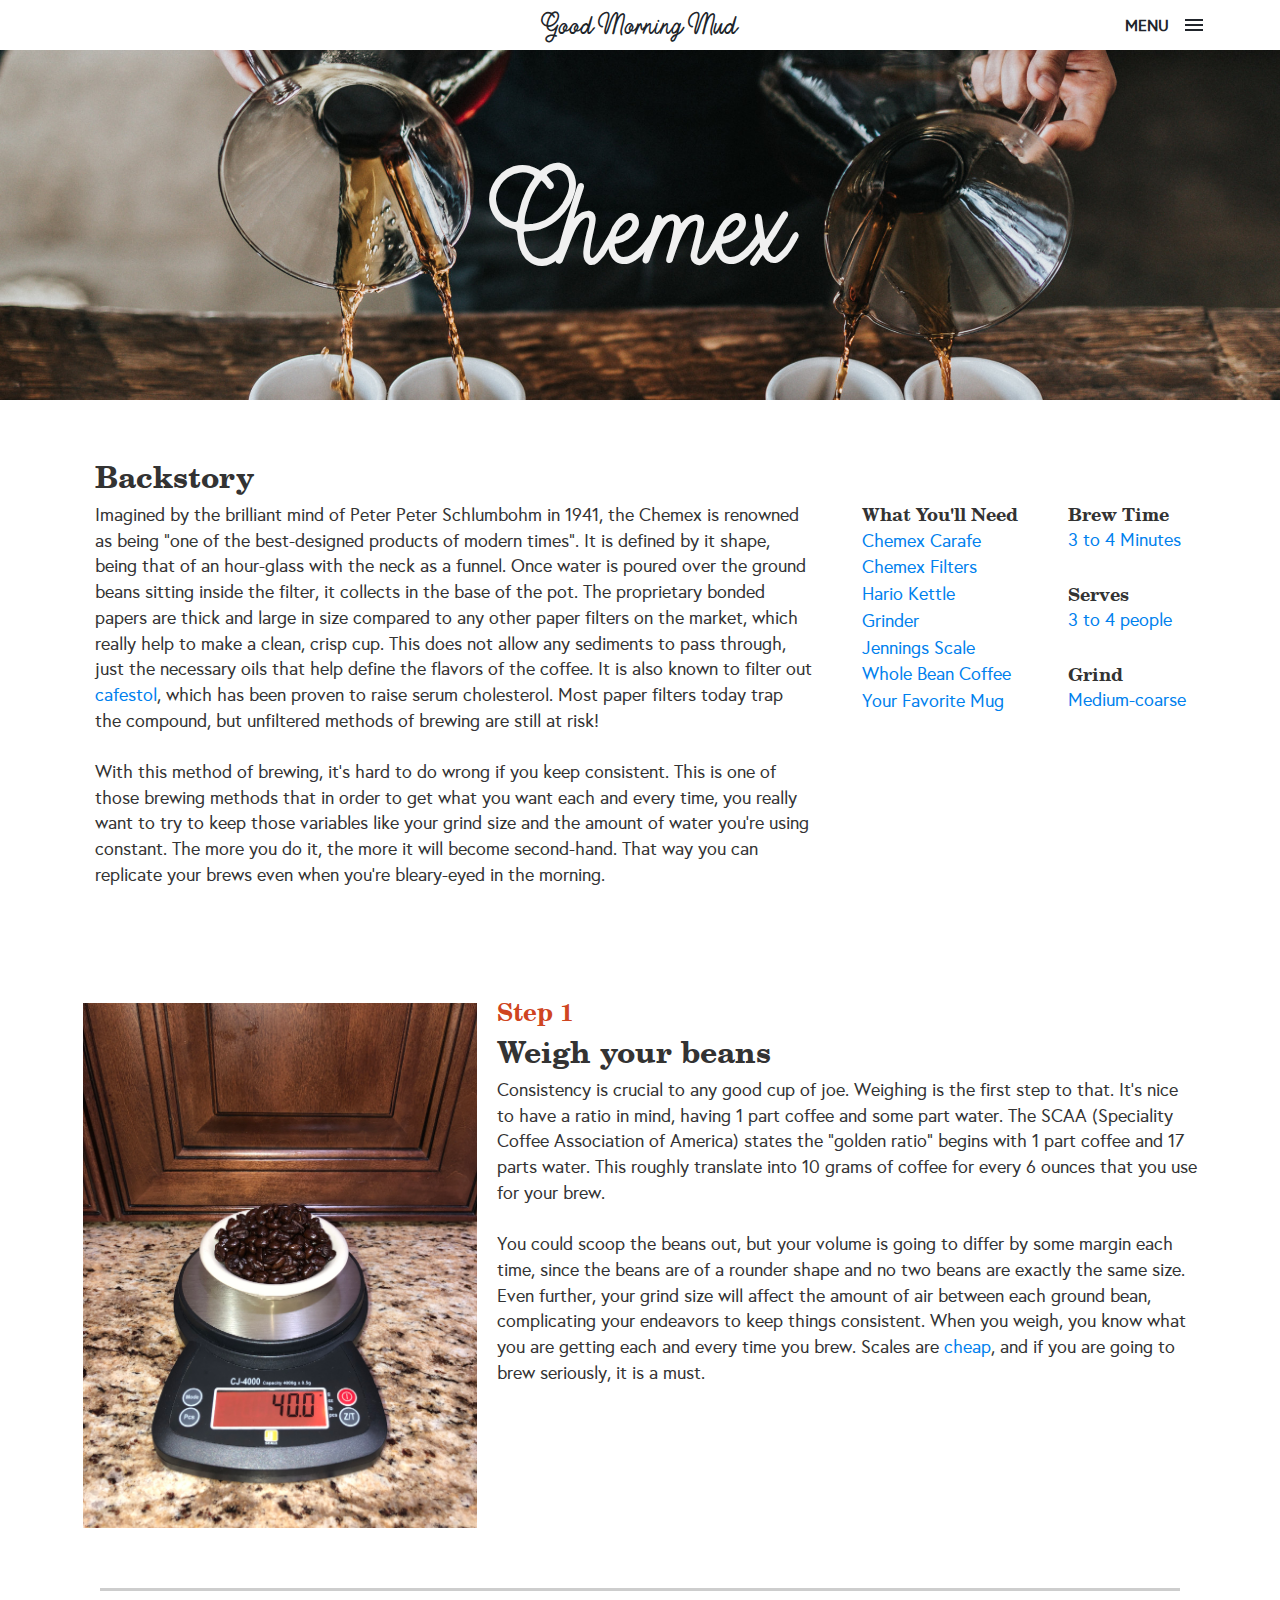
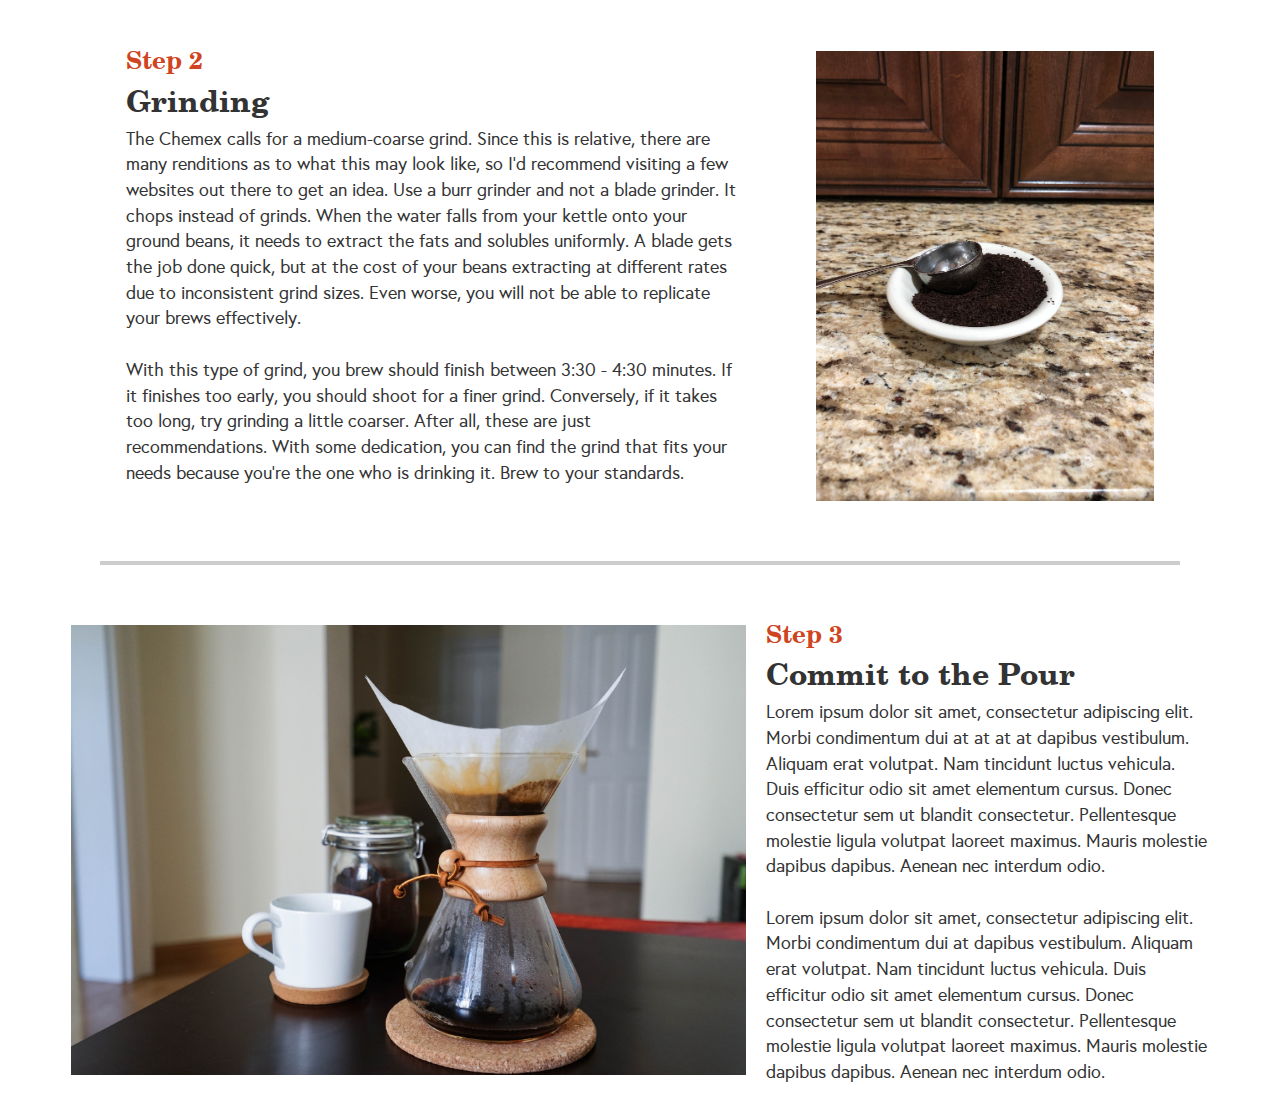
<file: index.html>
<!DOCTYPE html>
<html lang="en">
  <meta charset='UTF-8'/>
  <meta http-equiv="X-UA-Compatible" content="IE=edge">
  <meta name="viewport" content="width=device-width, initial-scale=1.0, maximum-scale=1.0">
  <link href="css/styles.css" type="text/css"
  rel="stylesheet" />
  <title>The Chemex</title>


  <!-- Bootstrap -->
  <link href="css/bootstrap.min.css"
  rel="stylesheet" />
  <!-- End BootStrap -->


  <!--Navigation Menu-->
  <header class="cd-header">
    <div class="navbar navbar-default navbar-fixed-top" style="background-color: white" role="navigation">
      <div class="container">
        <div class="navbar-header">
          <a class="navbar-brand" href="www.goodmorningmud.com">
            Good Morning Mud
          </a>
        </div>
	      <a class="cd-primary-nav-trigger" href="#0">
          <span class="cd-menu-text">Menu</span><span class="cd-menu-icon"></span>
	       </a>
  </header>
  <!--End Naviation Menu-->

  <nav>
	 <ul class="cd-primary-nav">
  		<li class="cd-label">Menu</li>
  		<li><a class="menuItems" href="#0">About</a></li>
  		<li><a class="menuItems" href="#0">Brewing</a></li>
  		<li><a class="menuItems" href="#0">Contact</a></li>
  		<li class="cd-label">Techniques</li>
  		<li><a class="menuItems" href="#0">Water</a></li>
  		<li><a class="menuItems" href="#0">Grind Size</a></li>
  		<li><a class="menuItems" href="#0">Consistency</a></li>
  		<li class="cd-label"></li>
      <article>
        <a href="https://twitter.com/dannyrobertj" target="_blank">
          <svg class="twitter" width="20px" height="20px" viewBox="0 0 24 20" version="1.1" xmlns="http://www.w3.org/2000/svg" xmlns:xlink="http://www.w3.org/1999/xlink" xml:space="preserve" xmlns:serif="http://www.serif.com/" style="fill-rule:evenodd;clip-rule:evenodd;stroke-linejoin:round;stroke-miterlimit:1.41421;">
              <g transform="matrix(1,0,0,1,0,-2.248)">
                  <path id="twitter" fill="rgb(33,37,43)" d="M24,4.557C23.117,4.949 22.168,5.213 21.172,5.332C22.189,4.723 22.97,3.758 23.337,2.608C22.386,3.172 21.332,3.582 20.21,3.803C19.313,2.846 18.032,2.248 16.616,2.248C13.437,2.248 11.101,5.214 11.819,8.293C7.728,8.088 4.1,6.128 1.671,3.149C0.381,5.362 1.002,8.257 3.194,9.723C2.388,9.697 1.628,9.476 0.965,9.107C0.911,11.388 2.546,13.522 4.914,13.997C4.221,14.185 3.462,14.229 2.69,14.081C3.316,16.037 5.134,17.46 7.29,17.5C5.22,19.123 2.612,19.848 0,19.54C2.179,20.937 4.768,21.752 7.548,21.752C16.69,21.752 21.855,14.031 21.543,7.106C22.505,6.411 23.34,5.544 24,4.557Z" style="fill-rule:nonzero;"/>
              </g>
          </svg>
         </a>
         <a href="https://facebook.com/username" target="_blank">
          <svg class="facebook" version="1.1" xmlns="http://www.w3.org/2000/svg" xmlns:xlink="http://www.w3.org/1999/xlink" x="0px" y="0px"
      	  width="20px" height="20px" viewBox="0 0 30 30" enable-background="new 0 0 30 30" xml:space="preserve">
           <path id="facebook" fill="rgb(33,37,43)" d="M17.252,11.106V8.65c0-0.922,0.611-1.138,1.041-1.138h2.643V3.459l-3.639-0.015
      	   c-4.041,0-4.961,3.023-4.961,4.961v2.701H10v4.178h2.336v11.823h4.916V15.284h3.316l0.428-4.178H17.252z"/>
         </svg>
       </a>
      </article>
    </ul>
  </nav>
  <body>
      <div class="image-container">
        <h1 class="headingOverlay">Chemex</h1>
        <img src="img/chemexCoolPour.jpg"
        class="chemexCoolPour" />
      </div>
    <div class="flexContainer">
      <div class="textboxContainer">
        <h2 class="textboxHeader">Backstory</h2>
        <p class="textboxParagraph">Imagined by the brilliant mind of Peter Peter Schlumbohm in 1941, the Chemex is renowned as being “one of the best-designed products of modern times”. It is defined by it shape, being that of an hour-glass with the neck as a funnel. Once water is poured over the ground beans sitting inside the filter, it collects in the base of the pot. The proprietary bonded papers are thick and large in size compared to any other paper filters on the market, which really help to make a clean, crisp cup. This does not allow any sediments to pass through, just the necessary oils that help define the flavors of the coffee. It is also known to filter out <a class="blueLink" href="https://en.wikipedia.org/wiki/Cafestol">cafestol</a>, which has been proven to raise serum cholesterol. Most paper filters today trap the compound, but unfiltered methods of brewing are still at risk! <br /><br />With this method of brewing, it’s hard to do wrong if you keep consistent. This is one of those brewing methods that in order to get what you want each and every time, you really want to try to keep those variables like your grind size and the amount of water you’re using constant. The more you do it, the more it will become second-hand. That way you can replicate your brews even when you’re bleary-eyed in the morning.
      </p>
      </div>
      <div class="listWrapper">
        <div class="listContainer">
          <figure>
            <figcaption>What You'll Need</figcaption>
            <ul>
              <li><a href="https://tinyurl.com/yd89jtru">Chemex Carafe</a></li>
              <li><a href="https://tinyurl.com/ydzbrpho">Chemex Filters</a></li>
              <li><a href="https://tinyurl.com/y9s42px3">Hario Kettle</a></li>
              <li><a href="https://tinyurl.com/yclnpn2t">Grinder</a></li>
              <li><a href="https://tinyurl.com/ybpaclk4">Jennings Scale</a></li>
              <li><a href="https://tinyurl.com/yad4shwj">Whole Bean Coffee</a></li>
              <li><a href="https://tinyurl.com/y8tt25uk">Your Favorite Mug</a></li>
            </ul>
          </figure>
        </div>
        <div class="littleWrap">
          <div class="brewTimeContainer">
            <p class="brewHeader">Brew Time</p>
            <p class="brewText">3 to 4 Minutes</p>
          </div>
          <div class="servesContainer">
            <p class="brewHeader">Serves</p>
            <p class="servesText">3 to 4 people</p>
          </div>
          <div class="grindSizeContainer">
            <p class="brewHeader">Grind</p>
            <p class="grindSizeText">Medium-coarse</p>
          </div>
        </div>
      </div>
    </div>
    <div id="brewContainer">

    </div>
    <div class="preheatFlex">
      <div class="coffeeScaleContainer">
        <img src="img/coffeeScale.jpg"
        class="coffeeScale">
      </div>
      <div class="preheatContainer">
        <h1 class="step1">Step 1</h1>
        <h2 class="preheatHeader">Weigh your beans</h1>
        <p class="preheatText">Consistency is crucial to any good cup of joe. Weighing is the first step to that. It’s nice to have a ratio in mind, having 1 part coffee and some part water. The SCAA (Speciality Coffee Association of America) states the “golden ratio” begins with 1 part coffee and 17 parts water. This roughly translate into 10 grams of coffee for every 6 ounces that you use for your brew.<br /><br />You could scoop the beans out, but your volume is going to differ by some margin each time, since the beans are of a rounder shape and no two beans are exactly the same size. Even further, your grind size will affect the amount of air between each ground bean, complicating your endeavors to keep things consistent. When you weigh, you know what you are getting each and every time you brew. Scales are <a class="blueLink" href="https://tinyurl.com/y9mkpz4h">cheap</a>, and if you are going to brew seriously, it is a must.</a></p>
      </div>
      <img src="img/line.png"
      class="line" />
    </div>
    <div class="grainFlex">
      <div class="grainTextContainer">
        <h1 class="step2">Step 2</h1>
        <h2 class="grainHeader">Grinding</h2>
        <p class="grainText">The Chemex calls for a medium-coarse grind. Since this is relative, there are many renditions as to what this may look like, so I’d recommend visiting a few websites out there to get an idea.  Use a burr grinder and not a blade grinder. It chops instead of grinds. When the water falls from your kettle onto your ground beans, it needs to extract the fats and solubles uniformly. A blade gets the job done quick, but at the cost of your beans extracting at different rates due to inconsistent grind sizes. Even worse, you will not be able to replicate your brews effectively.
        <br /><br />With this type of grind, you brew should finish between 3:30 - 4:30 minutes. If it finishes too early, you should shoot for a finer grind. Conversely, if it takes too long, try grinding a little coarser. After all, these are just recommendations. With some dedication, you can find the grind that fits your needs because you’re the one who is drinking it. Brew to your standards.</p>
      </div>
      <div class="grainImageContainer">
        <img src="img/grain.jpg"
        class="grain">
      </div>
    </div>
    <div class="stepThreeFlex">
      <img src="img/line.png"
      class="secondLine" />
      <div class="chemexSetContainer">
        <img src="img/chemexSet.jpg"
        class="chemexSet">
      </div>
      <div class="stepThreeContainer">
        <h1 class="stepThree">Step 3</h1>
        <h2 class="stepThreeHeader">Commit to the Pour</h2>
        <p class="stepThreeText">Lorem ipsum dolor sit amet, consectetur adipiscing elit. Morbi condimentum dui at at at at dapibus vestibulum. Aliquam erat volutpat. Nam tincidunt luctus vehicula. Duis efficitur odio sit amet elementum cursus. Donec consectetur sem ut blandit consectetur. Pellentesque molestie ligula volutpat laoreet maximus. Mauris molestie dapibus dapibus. Aenean nec interdum odio.<br /><br />
        Lorem ipsum dolor sit amet, consectetur adipiscing elit. Morbi condimentum dui at dapibus vestibulum. Aliquam erat volutpat. Nam tincidunt luctus vehicula. Duis efficitur odio sit amet elementum cursus. Donec consectetur sem ut blandit consectetur. Pellentesque molestie ligula volutpat laoreet maximus. Mauris molestie dapibus dapibus. Aenean nec interdum odio.</p>
      </div>
    </div>
    </div>

    <!-- jQuery CDN -->
    <script src="js/jquery-2.1.1.js"></script>

    <!-- Bootstrap Js CDN -->
    <script src="js/bootstrap.min.js"></script>

    <!--Waypoints script-->
    <script src="js/waypoints/lib/jquery.waypoints.min.js"></script>

    <script src="js/main.js"></script> <!-- Resource jQuery -->

    <script src="js/modernizr.js"></script> <!-- Modernizr -->

  </body>
  </div>
</html>
</file>
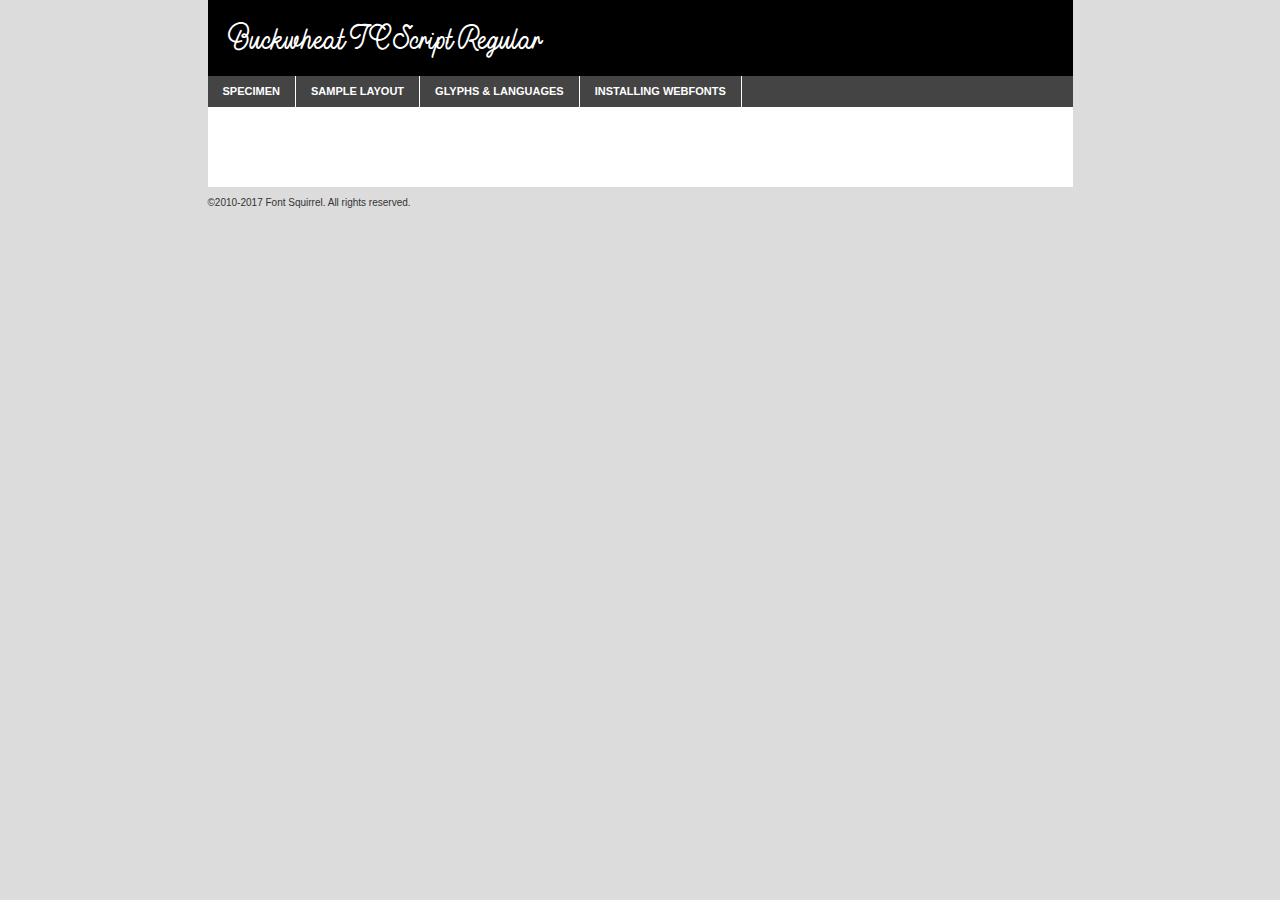
<file: css/fonts/Buckwheat/buckwheat_tc_script_rg-demo.html>
<!DOCTYPE html PUBLIC "-//W3C//DTD XHTML 1.0 Transitional//EN"
	"http://www.w3.org/TR/xhtml1/DTD/xhtml1-transitional.dtd">

<html xmlns="http://www.w3.org/1999/xhtml" xml:lang="en" lang="en">
<head>
	<meta http-equiv="Content-Type" content="text/html; charset=utf-8" />
	<script src="http://ajax.googleapis.com/ajax/libs/jquery/1.7.2/jquery.min.js" type="text/javascript" charset="utf-8"></script>
	<script type="text/javascript">
	(function($){$.fn.easyTabs=function(option){var param=jQuery.extend({fadeSpeed:"fast",defaultContent:1,activeClass:'active'},option);$(this).each(function(){var thisId="#"+this.id;if(param.defaultContent==''){param.defaultContent=1;}
	if(typeof param.defaultContent=="number")
	{var defaultTab=$(thisId+" .tabs li:eq("+(param.defaultContent-1)+") a").attr('href').substr(1);}else{var defaultTab=param.defaultContent;}
	$(thisId+" .tabs li a").each(function(){var tabToHide=$(this).attr('href').substr(1);$("#"+tabToHide).addClass('easytabs-tab-content');});hideAll();changeContent(defaultTab);function hideAll(){$(thisId+" .easytabs-tab-content").hide();}
	function changeContent(tabId){hideAll();$(thisId+" .tabs li").removeClass(param.activeClass);$(thisId+" .tabs li a[href=#"+tabId+"]").closest('li').addClass(param.activeClass);if(param.fadeSpeed!="none")
	{$(thisId+" #"+tabId).fadeIn(param.fadeSpeed);}else{$(thisId+" #"+tabId).show();}}
	$(thisId+" .tabs li").click(function(){var tabId=$(this).find('a').attr('href').substr(1);changeContent(tabId);return false;});});}})(jQuery);
	</script>
	<link rel="stylesheet" href="specimen_files/specimen_stylesheet.css" type="text/css" charset="utf-8" />
	<link rel="stylesheet" href="stylesheet.css" type="text/css" charset="utf-8" />

	<style type="text/css">
					body{
				font-family: 'buckwheat_tc_scriptregular';
							}
		</style>

	<title>Buckwheat TC Script Regular Specimen</title>
	
	
	<script type="text/javascript" charset="utf-8">
		$(document).ready(function() {
			$('#container').easyTabs({defaultContent:1});
		});
	</script>
</head>

<body>
<div id="container">
	<div id="header">
		Buckwheat TC Script Regular	</div>
	<ul class="tabs">
		<li><a href="#specimen">Specimen</a></li>
		<li><a href="#layout">Sample Layout</a></li>
				<li><a href="#glyphs">Glyphs &amp; Languages</a></li>
		<li><a href="#installing">Installing Webfonts</a></li>
		
	</ul>
	
	<div id="main_content">

		
			<div id="specimen">
		
				<div class="section">
					<div class="grid12 firstcol">
						<div class="huge">AaBb</div>
					</div>
				</div>
		
				<div class="section">
					<div class="glyph_range">A&#x200B;B&#x200b;C&#x200b;D&#x200b;E&#x200b;F&#x200b;G&#x200b;H&#x200b;I&#x200b;J&#x200b;K&#x200b;L&#x200b;M&#x200b;N&#x200b;O&#x200b;P&#x200b;Q&#x200b;R&#x200b;S&#x200b;T&#x200b;U&#x200b;V&#x200b;W&#x200b;X&#x200b;Y&#x200b;Z&#x200b;a&#x200b;b&#x200b;c&#x200b;d&#x200b;e&#x200b;f&#x200b;g&#x200b;h&#x200b;i&#x200b;j&#x200b;k&#x200b;l&#x200b;m&#x200b;n&#x200b;o&#x200b;p&#x200b;q&#x200b;r&#x200b;s&#x200b;t&#x200b;u&#x200b;v&#x200b;w&#x200b;x&#x200b;y&#x200b;z&#x200b;1&#x200b;2&#x200b;3&#x200b;4&#x200b;5&#x200b;6&#x200b;7&#x200b;8&#x200b;9&#x200b;0&#x200b;&amp;&#x200b;.&#x200b;,&#x200b;?&#x200b;!&#x200b;&#64;&#x200b;(&#x200b;)&#x200b;#&#x200b;$&#x200b;%&#x200b;*&#x200b;+&#x200b;-&#x200b;=&#x200b;:&#x200b;;</div>
				</div>
				<div class="section">
					<div class="grid12 firstcol">
						<table class="sample_table">
							<tr><td>10</td><td class="size10">abcdefghijklmnopqrstuvwxyzABCDEFGHIJKLMNOPQRSTUVWXYZ0123456789abcdefghijklmnopqrstuvwxyzABCDEFGHIJKLMNOPQRSTUVWXYZ0123456789abcdefghijklmnopqrstuvwxyzABCDEFGHIJKLMNOPQRSTUVWXYZ</td></tr>
							<tr><td>11</td><td class="size11">abcdefghijklmnopqrstuvwxyzABCDEFGHIJKLMNOPQRSTUVWXYZ0123456789abcdefghijklmnopqrstuvwxyzABCDEFGHIJKLMNOPQRSTUVWXYZ0123456789abcdefghijklmnopqrstuvwxyzABCDEFGHIJKLMNOPQRSTUVWXYZ</td></tr>
							<tr><td>12</td><td class="size12">abcdefghijklmnopqrstuvwxyzABCDEFGHIJKLMNOPQRSTUVWXYZ0123456789abcdefghijklmnopqrstuvwxyzABCDEFGHIJKLMNOPQRSTUVWXYZ0123456789abcdefghijklmnopqrstuvwxyzABCDEFGHIJKLMNOPQRSTUVWXYZ</td></tr>
							<tr><td>13</td><td class="size13">abcdefghijklmnopqrstuvwxyzABCDEFGHIJKLMNOPQRSTUVWXYZ0123456789abcdefghijklmnopqrstuvwxyzABCDEFGHIJKLMNOPQRSTUVWXYZ0123456789abcdefghijklmnopqrstuvwxyzABCDEFGHIJKLMNOPQRSTUVWXYZ</td></tr>
							<tr><td>14</td><td class="size14">abcdefghijklmnopqrstuvwxyzABCDEFGHIJKLMNOPQRSTUVWXYZ0123456789abcdefghijklmnopqrstuvwxyzABCDEFGHIJKLMNOPQRSTUVWXYZ0123456789abcdefghijklmnopqrstuvwxyzABCDEFGHIJKLMNOPQRSTUVWXYZ</td></tr>
							<tr><td>16</td><td class="size16">abcdefghijklmnopqrstuvwxyzABCDEFGHIJKLMNOPQRSTUVWXYZ0123456789abcdefghijklmnopqrstuvwxyzABCDEFGHIJKLMNOPQRSTUVWXYZ</td></tr>
							<tr><td>18</td><td class="size18">abcdefghijklmnopqrstuvwxyzABCDEFGHIJKLMNOPQRSTUVWXYZ0123456789abcdefghijklmnopqrstuvwxyzABCDEFGHIJKLMNOPQRSTUVWXYZ</td></tr>
							<tr><td>20</td><td class="size20">abcdefghijklmnopqrstuvwxyzABCDEFGHIJKLMNOPQRSTUVWXYZ0123456789abcdefghijklmnopqrstuvwxyzABCDEFGHIJKLMNOPQRSTUVWXYZ</td></tr>
							<tr><td>24</td><td class="size24">abcdefghijklmnopqrstuvwxyzABCDEFGHIJKLMNOPQRSTUVWXYZ0123456789abcdefghijklmnopqrstuvwxyzABCDEFGHIJKLMNOPQRSTUVWXYZ</td></tr>
							<tr><td>30</td><td class="size30">abcdefghijklmnopqrstuvwxyzABCDEFGHIJKLMNOPQRSTUVWXYZ0123456789abcdefghijklmnopqrstuvwxyzABCDEFGHIJKLMNOPQRSTUVWXYZ</td></tr>
							<tr><td>36</td><td class="size36">abcdefghijklmnopqrstuvwxyzABCDEFGHIJKLMNOPQRSTUVWXYZ0123456789abcdefghijklmnopqrstuvwxyzABCDEFGHIJKLMNOPQRSTUVWXYZ</td></tr>
							<tr><td>48</td><td class="size48">abcdefghijklmnopqrstuvwxyzABCDEFGHIJKLMNOPQRSTUVWXYZ0123456789abcdefghijklmnopqrstuvwxyzABCDEFGHIJKLMNOPQRSTUVWXYZ</td></tr>
							<tr><td>60</td><td class="size60">abcdefghijklmnopqrstuvwxyzABCDEFGHIJKLMNOPQRSTUVWXYZ0123456789abcdefghijklmnopqrstuvwxyzABCDEFGHIJKLMNOPQRSTUVWXYZ</td></tr>
							<tr><td>72</td><td class="size72">abcdefghijklmnopqrstuvwxyzABCDEFGHIJKLMNOPQRSTUVWXYZ0123456789abcdefghijklmnopqrstuvwxyzABCDEFGHIJKLMNOPQRSTUVWXYZ</td></tr>
							<tr><td>90</td><td class="size90">abcdefghijklmnopqrstuvwxyzABCDEFGHIJKLMNOPQRSTUVWXYZ0123456789abcdefghijklmnopqrstuvwxyzABCDEFGHIJKLMNOPQRSTUVWXYZ</td></tr>
						</table>
				
					</div>
			
				</div>
		
		
		
								<div class="section" id="bodycomparison">


										<div id="xheight">
				<div class="fontbody">&#x25FC;&#x25FC;&#x25FC;&#x25FC;&#x25FC;&#x25FC;&#x25FC;&#x25FC;&#x25FC;&#x25FC;&#x25FC;&#x25FC;&#x25FC;&#x25FC;&#x25FC;&#x25FC;&#x25FC;&#x25FC;&#x25FC;&#x25FC;&#x25FC;&#x25FC;&#x25FC;&#x25FC;&#x25FC;&#x25FC;&#x25FC;&#x25FC;&#x25FC;&#x25FC;&#x25FC;&#x25FC;&#x25FC;&#x25FC;&#x25FC;&#x25FC;&#x25FC;&#x25FC;&#x25FC;&#x25FC;&#x25FC;&#x25FC;&#x25FC;&#x25FC;&#x25FC;&#x25FC;&#x25FC;&#x25FC;&#x25FC;&#x25FC;&#x25FC;&#x25FC;&#x25FC;&#x25FC;&#x25FC;&#x25FC;&#x25FC;&#x25FC;&#x25FC;&#x25FC;&#x25FC;&#x25FC;&#x25FC;&#x25FC;&#x25FC;&#x25FC;&#x25FC;&#x25FC;&#x25FC;&#x25FC;&#x25FC;&#x25FC;&#x25FC;&#x25FC;&#x25FC;&#x25FC;&#x25FC;&#x25FC;&#x25FC;&#x25FC;&#x25FC;&#x25FC;&#x25FC;&#x25FC;&#x25FC;&#x25FC;&#x25FC;&#x25FC;&#x25FC;&#x25FC;&#x25FC;&#x25FC;&#x25FC;&#x25FC;&#x25FC;&#x25FC;&#x25FC;&#x25FC;&#x25FC;body</div><div class="arialbody">body</div><div class="verdanabody">body</div><div class="georgiabody">body</div></div>
										<div class="fontbody" style="z-index:1">
											body<span>Buckwheat TC Script Regular</span>
										</div>
										<div class="arialbody" style="z-index:1">
											body<span>Arial</span>
										</div>
										<div class="verdanabody" style="z-index:1">
											body<span>Verdana</span>
										</div>
										<div class="georgiabody" style="z-index:1">
											body<span>Georgia</span>
										</div>



								</div>
		
		
				<div class="section psample psample_row1" id="">
					
					<div class="grid2 firstcol">
						<p class="size10"><span>10.</span>Aenean lacinia bibendum nulla sed consectetur. Fusce dapibus, tellus ac cursus commodo, tortor mauris condimentum nibh, ut fermentum massa justo sit amet risus. Nullam id dolor id nibh ultricies vehicula ut id elit. Cum sociis natoque penatibus et magnis dis parturient montes, nascetur ridiculus mus. Nulla vitae elit libero, a pharetra augue.</p>
			
					</div>
					<div class="grid3">
						<p class="size11"><span>11.</span>Aenean lacinia bibendum nulla sed consectetur. Fusce dapibus, tellus ac cursus commodo, tortor mauris condimentum nibh, ut fermentum massa justo sit amet risus. Nullam id dolor id nibh ultricies vehicula ut id elit. Cum sociis natoque penatibus et magnis dis parturient montes, nascetur ridiculus mus. Nulla vitae elit libero, a pharetra augue.</p>
			
					</div>
					<div class="grid3">
						<p class="size12"><span>12.</span>Aenean lacinia bibendum nulla sed consectetur. Fusce dapibus, tellus ac cursus commodo, tortor mauris condimentum nibh, ut fermentum massa justo sit amet risus. Nullam id dolor id nibh ultricies vehicula ut id elit. Cum sociis natoque penatibus et magnis dis parturient montes, nascetur ridiculus mus. Nulla vitae elit libero, a pharetra augue.</p>
			
					</div>
					<div class="grid4">
						<p class="size13"><span>13.</span>Aenean lacinia bibendum nulla sed consectetur. Fusce dapibus, tellus ac cursus commodo, tortor mauris condimentum nibh, ut fermentum massa justo sit amet risus. Nullam id dolor id nibh ultricies vehicula ut id elit. Cum sociis natoque penatibus et magnis dis parturient montes, nascetur ridiculus mus. Nulla vitae elit libero, a pharetra augue.</p>
			
					</div>
					<div class="white_blend"></div>
					
				</div>
				<div class="section psample psample_row2" id="">
					<div class="grid3 firstcol">
						<p class="size14"><span>14.</span>Aenean lacinia bibendum nulla sed consectetur. Fusce dapibus, tellus ac cursus commodo, tortor mauris condimentum nibh, ut fermentum massa justo sit amet risus. Nullam id dolor id nibh ultricies vehicula ut id elit. Cum sociis natoque penatibus et magnis dis parturient montes, nascetur ridiculus mus. Nulla vitae elit libero, a pharetra augue.</p>
			
					</div>
					<div class="grid4">
						<p class="size16"><span>16.</span>Aenean lacinia bibendum nulla sed consectetur. Fusce dapibus, tellus ac cursus commodo, tortor mauris condimentum nibh, ut fermentum massa justo sit amet risus. Nullam id dolor id nibh ultricies vehicula ut id elit. Cum sociis natoque penatibus et magnis dis parturient montes, nascetur ridiculus mus. Nulla vitae elit libero, a pharetra augue.</p>
			
					</div>
					<div class="grid5">
						<p class="size18"><span>18.</span>Aenean lacinia bibendum nulla sed consectetur. Fusce dapibus, tellus ac cursus commodo, tortor mauris condimentum nibh, ut fermentum massa justo sit amet risus. Nullam id dolor id nibh ultricies vehicula ut id elit. Cum sociis natoque penatibus et magnis dis parturient montes, nascetur ridiculus mus. Nulla vitae elit libero, a pharetra augue.</p>
			
					</div>

					<div class="white_blend"></div>

				</div>
				
				<div class="section psample psample_row3" id="">
					<div class="grid5 firstcol">
						<p class="size20"><span>20.</span>Aenean lacinia bibendum nulla sed consectetur. Fusce dapibus, tellus ac cursus commodo, tortor mauris condimentum nibh, ut fermentum massa justo sit amet risus. Nullam id dolor id nibh ultricies vehicula ut id elit. Cum sociis natoque penatibus et magnis dis parturient montes, nascetur ridiculus mus. Nulla vitae elit libero, a pharetra augue.</p>
					</div>
					<div class="grid7">
						<p class="size24"><span>24.</span>Aenean lacinia bibendum nulla sed consectetur. Fusce dapibus, tellus ac cursus commodo, tortor mauris condimentum nibh, ut fermentum massa justo sit amet risus. Nullam id dolor id nibh ultricies vehicula ut id elit. Cum sociis natoque penatibus et magnis dis parturient montes, nascetur ridiculus mus. Nulla vitae elit libero, a pharetra augue.</p>
					</div>
					
					<div class="white_blend"></div>
					
				</div>
				
				<div class="section psample psample_row4" id="">
					<div class="grid12 firstcol">
						<p class="size30"><span>30.</span>Aenean lacinia bibendum nulla sed consectetur. Fusce dapibus, tellus ac cursus commodo, tortor mauris condimentum nibh, ut fermentum massa justo sit amet risus. Nullam id dolor id nibh ultricies vehicula ut id elit. Cum sociis natoque penatibus et magnis dis parturient montes, nascetur ridiculus mus. Nulla vitae elit libero, a pharetra augue.</p>
					</div>
					<div class="white_blend"></div>
					
				</div>
				
				
				
				<div class="section psample psample_row1 fullreverse">
					<div class="grid2 firstcol">
						<p class="size10"><span>10.</span>Aenean lacinia bibendum nulla sed consectetur. Fusce dapibus, tellus ac cursus commodo, tortor mauris condimentum nibh, ut fermentum massa justo sit amet risus. Nullam id dolor id nibh ultricies vehicula ut id elit. Cum sociis natoque penatibus et magnis dis parturient montes, nascetur ridiculus mus. Nulla vitae elit libero, a pharetra augue.</p>
			
					</div>
					<div class="grid3">
						<p class="size11"><span>11.</span>Aenean lacinia bibendum nulla sed consectetur. Fusce dapibus, tellus ac cursus commodo, tortor mauris condimentum nibh, ut fermentum massa justo sit amet risus. Nullam id dolor id nibh ultricies vehicula ut id elit. Cum sociis natoque penatibus et magnis dis parturient montes, nascetur ridiculus mus. Nulla vitae elit libero, a pharetra augue.</p>
			
					</div>
					<div class="grid3">
						<p class="size12"><span>12.</span>Aenean lacinia bibendum nulla sed consectetur. Fusce dapibus, tellus ac cursus commodo, tortor mauris condimentum nibh, ut fermentum massa justo sit amet risus. Nullam id dolor id nibh ultricies vehicula ut id elit. Cum sociis natoque penatibus et magnis dis parturient montes, nascetur ridiculus mus. Nulla vitae elit libero, a pharetra augue.</p>
			
					</div>
					<div class="grid4">
						<p class="size13"><span>13.</span>Aenean lacinia bibendum nulla sed consectetur. Fusce dapibus, tellus ac cursus commodo, tortor mauris condimentum nibh, ut fermentum massa justo sit amet risus. Nullam id dolor id nibh ultricies vehicula ut id elit. Cum sociis natoque penatibus et magnis dis parturient montes, nascetur ridiculus mus. Nulla vitae elit libero, a pharetra augue.</p>
			
					</div>
					<div class="black_blend"></div>
					
				</div>
				
				<div class="section psample psample_row2 fullreverse">
					<div class="grid3 firstcol">
						<p class="size14"><span>14.</span>Aenean lacinia bibendum nulla sed consectetur. Fusce dapibus, tellus ac cursus commodo, tortor mauris condimentum nibh, ut fermentum massa justo sit amet risus. Nullam id dolor id nibh ultricies vehicula ut id elit. Cum sociis natoque penatibus et magnis dis parturient montes, nascetur ridiculus mus. Nulla vitae elit libero, a pharetra augue.</p>
			
					</div>
					<div class="grid4">
						<p class="size16"><span>16.</span>Aenean lacinia bibendum nulla sed consectetur. Fusce dapibus, tellus ac cursus commodo, tortor mauris condimentum nibh, ut fermentum massa justo sit amet risus. Nullam id dolor id nibh ultricies vehicula ut id elit. Cum sociis natoque penatibus et magnis dis parturient montes, nascetur ridiculus mus. Nulla vitae elit libero, a pharetra augue.</p>
			
					</div>
					<div class="grid5">
						<p class="size18"><span>18.</span>Aenean lacinia bibendum nulla sed consectetur. Fusce dapibus, tellus ac cursus commodo, tortor mauris condimentum nibh, ut fermentum massa justo sit amet risus. Nullam id dolor id nibh ultricies vehicula ut id elit. Cum sociis natoque penatibus et magnis dis parturient montes, nascetur ridiculus mus. Nulla vitae elit libero, a pharetra augue.</p>
			
					</div>
					<div class="black_blend"></div>

				</div>
				
				<div class="section psample fullreverse psample_row3" id="">
					<div class="grid5 firstcol">
						<p class="size20"><span>20.</span>Aenean lacinia bibendum nulla sed consectetur. Fusce dapibus, tellus ac cursus commodo, tortor mauris condimentum nibh, ut fermentum massa justo sit amet risus. Nullam id dolor id nibh ultricies vehicula ut id elit. Cum sociis natoque penatibus et magnis dis parturient montes, nascetur ridiculus mus. Nulla vitae elit libero, a pharetra augue.</p>
					</div>
					<div class="grid7">
						<p class="size24"><span>24.</span>Aenean lacinia bibendum nulla sed consectetur. Fusce dapibus, tellus ac cursus commodo, tortor mauris condimentum nibh, ut fermentum massa justo sit amet risus. Nullam id dolor id nibh ultricies vehicula ut id elit. Cum sociis natoque penatibus et magnis dis parturient montes, nascetur ridiculus mus. Nulla vitae elit libero, a pharetra augue.</p>
					</div>
					
					<div class="black_blend"></div>
					
				</div>
				
				<div class="section psample fullreverse psample_row4" id="" style="border-bottom: 20px #000 solid;">
					<div class="grid12 firstcol">
						<p class="size30"><span>30.</span>Aenean lacinia bibendum nulla sed consectetur. Fusce dapibus, tellus ac cursus commodo, tortor mauris condimentum nibh, ut fermentum massa justo sit amet risus. Nullam id dolor id nibh ultricies vehicula ut id elit. Cum sociis natoque penatibus et magnis dis parturient montes, nascetur ridiculus mus. Nulla vitae elit libero, a pharetra augue.</p>
					</div>
					<div class="black_blend"></div>
					
				</div>
				
				
				
				
			</div>
			
			<div id="layout">
				
				<div class="section">
					
					<div class="grid12 firstcol">
						<h1>Lorem Ipsum Dolor</h1>
						<h2>Etiam porta sem malesuada magna mollis euismod</h2>
						
						<p class="byline">By <a href="#link">Aenean Lacinia</a></p>
					</div>
				</div>
				<div class="section">
					<div class="grid8 firstcol">
						<p class="large">Donec sed odio dui. Morbi leo risus, porta ac consectetur ac, vestibulum at eros. Fusce dapibus, tellus ac cursus commodo, tortor mauris condimentum nibh, ut fermentum massa justo sit amet risus. </p>

						
						<h3>Pellentesque ornare sem</h3>

						<p>Maecenas sed diam eget risus varius blandit sit amet non magna. Maecenas faucibus mollis interdum. Donec ullamcorper nulla non metus auctor fringilla. Nullam id dolor id nibh ultricies vehicula ut id elit. Nullam id dolor id nibh ultricies vehicula ut id elit. </p>

						<p>Aenean eu leo quam. Pellentesque ornare sem lacinia quam venenatis vestibulum. Lorem ipsum dolor sit amet, consectetur adipiscing elit. Cum sociis natoque penatibus et magnis dis parturient montes, nascetur ridiculus mus. </p>

						<p>Nulla vitae elit libero, a pharetra augue. Praesent commodo cursus magna, vel scelerisque nisl consectetur et. Aenean lacinia bibendum nulla sed consectetur. </p>

						<p>Nullam quis risus eget urna mollis ornare vel eu leo. Nullam quis risus eget urna mollis ornare vel eu leo. Maecenas sed diam eget risus varius blandit sit amet non magna. Donec ullamcorper nulla non metus auctor fringilla. </p>

						<h3>Cras mattis consectetur</h3>

						<p>Aenean eu leo quam. Pellentesque ornare sem lacinia quam venenatis vestibulum. Aenean lacinia bibendum nulla sed consectetur. Integer posuere erat a ante venenatis dapibus posuere velit aliquet. Cras mattis consectetur purus sit amet fermentum. </p>

						<p>Nullam id dolor id nibh ultricies vehicula ut id elit. Nullam quis risus eget urna mollis ornare vel eu leo. Cras mattis consectetur purus sit amet fermentum.</p>
					</div>
					
					<div class="grid4 sidebar">
						
						<div class="box reverse">
							<p class="last">Nullam quis risus eget urna mollis ornare vel eu leo. Donec ullamcorper nulla non metus auctor fringilla. Cras mattis consectetur purus sit amet fermentum. Sed posuere consectetur est at lobortis. Lorem ipsum dolor sit amet, consectetur adipiscing elit. </p>
						</div>
						
						<p class="caption">Maecenas sed diam eget risus varius.</p>

						<p>Vestibulum id ligula porta felis euismod semper. Integer posuere erat a ante venenatis dapibus posuere velit aliquet. Vestibulum id ligula porta felis euismod semper. Sed posuere consectetur est at lobortis. Maecenas sed diam eget risus varius blandit sit amet non magna. Fusce dapibus, tellus ac cursus commodo, tortor mauris condimentum nibh, ut fermentum massa justo sit amet risus. </p>

					

						<p>Duis mollis, est non commodo luctus, nisi erat porttitor ligula, eget lacinia odio sem nec elit. Aenean lacinia bibendum nulla sed consectetur. Vivamus sagittis lacus vel augue laoreet rutrum faucibus dolor auctor. Aenean lacinia bibendum nulla sed consectetur. Nullam quis risus eget urna mollis ornare vel eu leo. </p>

						<p>Praesent commodo cursus magna, vel scelerisque nisl consectetur et. Donec ullamcorper nulla non metus auctor fringilla. Maecenas faucibus mollis interdum. Fusce dapibus, tellus ac cursus commodo, tortor mauris condimentum nibh, ut fermentum massa justo sit amet risus. </p>

					</div>
				</div>
				
			</div>


			



		<div id="glyphs">
			<div class="section">
				<div class="grid12 firstcol">
			
				<h1>Language Support</h1>
				<p>The subset of Buckwheat TC Script Regular in this kit supports the following languages:<br />
			
					Albanian, Basque, Breton, Chamorro, Danish, Dutch, English, Finnish, French, Frisian, Galician, German, Italian, Malagasy, Norwegian, Portuguese, Swedish, Alsatian, Arapaho, Arrernte, Aymara, Bislama, Cebuano, Corsican, Fijian, French_creole, Genoese, Gilbertese, Greenlandic, Haitian_creole, Hiligaynon, Hmong, Hopi, Ibanag, Iloko_ilokano, Indonesian, Interglossa_glosa, Interlingua, Irish_gaelic, Jerriais, Lojban, Lombard, Luxembourgeois, Manx, Mohawk, Norfolk_pitcairnese, Occitan, Oromo, Pangasinan, Papiamento, Piedmontese, Potawatomi, Rhaeto-romance, Romansh, Rotokas, Sami_lule, Samoan, Sardinian, Scots_gaelic, Seychelles_creole, Shona, Sicilian, Somali, Southern_ndebele, Swahili, Swati_swazi, Tagalog_filipino_pilipino, Tetum, Tok_pisin, Uyghur_latinized, Volapuk, Walloon, Warlpiri, Xhosa, Yapese, Zulu, Latinbasic, Ubasic				</p>
				<h1>Glyph Chart</h1>
				<p>The subset of Buckwheat TC Script Regular in this kit includes all the glyphs listed below. Unicode entities are included above each glyph to help you insert individual characters into your layout.</p>
				<div id="glyph_chart">
			
																														 <div><p>&amp;#13;</p>&#13;</div>
																				 <div><p>&amp;#32;</p>&#32;</div>
																				 <div><p>&amp;#33;</p>&#33;</div>
																				 <div><p>&amp;#34;</p>&#34;</div>
																				 <div><p>&amp;#35;</p>&#35;</div>
																				 <div><p>&amp;#36;</p>&#36;</div>
																				 <div><p>&amp;#37;</p>&#37;</div>
																				 <div><p>&amp;#38;</p>&#38;</div>
																				 <div><p>&amp;#39;</p>&#39;</div>
																				 <div><p>&amp;#40;</p>&#40;</div>
																				 <div><p>&amp;#41;</p>&#41;</div>
																				 <div><p>&amp;#42;</p>&#42;</div>
																				 <div><p>&amp;#43;</p>&#43;</div>
																				 <div><p>&amp;#44;</p>&#44;</div>
																				 <div><p>&amp;#45;</p>&#45;</div>
																				 <div><p>&amp;#46;</p>&#46;</div>
																				 <div><p>&amp;#47;</p>&#47;</div>
																				 <div><p>&amp;#48;</p>&#48;</div>
																				 <div><p>&amp;#49;</p>&#49;</div>
																				 <div><p>&amp;#50;</p>&#50;</div>
																				 <div><p>&amp;#51;</p>&#51;</div>
																				 <div><p>&amp;#52;</p>&#52;</div>
																				 <div><p>&amp;#53;</p>&#53;</div>
																				 <div><p>&amp;#54;</p>&#54;</div>
																				 <div><p>&amp;#55;</p>&#55;</div>
																				 <div><p>&amp;#56;</p>&#56;</div>
																				 <div><p>&amp;#57;</p>&#57;</div>
																				 <div><p>&amp;#58;</p>&#58;</div>
																				 <div><p>&amp;#59;</p>&#59;</div>
																				 <div><p>&amp;#60;</p>&#60;</div>
																				 <div><p>&amp;#61;</p>&#61;</div>
																				 <div><p>&amp;#62;</p>&#62;</div>
																				 <div><p>&amp;#63;</p>&#63;</div>
																				 <div><p>&amp;#64;</p>&#64;</div>
																				 <div><p>&amp;#65;</p>&#65;</div>
																				 <div><p>&amp;#66;</p>&#66;</div>
																				 <div><p>&amp;#67;</p>&#67;</div>
																				 <div><p>&amp;#68;</p>&#68;</div>
																				 <div><p>&amp;#69;</p>&#69;</div>
																				 <div><p>&amp;#70;</p>&#70;</div>
																				 <div><p>&amp;#71;</p>&#71;</div>
																				 <div><p>&amp;#72;</p>&#72;</div>
																				 <div><p>&amp;#73;</p>&#73;</div>
																				 <div><p>&amp;#74;</p>&#74;</div>
																				 <div><p>&amp;#75;</p>&#75;</div>
																				 <div><p>&amp;#76;</p>&#76;</div>
																				 <div><p>&amp;#77;</p>&#77;</div>
																				 <div><p>&amp;#78;</p>&#78;</div>
																				 <div><p>&amp;#79;</p>&#79;</div>
																				 <div><p>&amp;#80;</p>&#80;</div>
																				 <div><p>&amp;#81;</p>&#81;</div>
																				 <div><p>&amp;#82;</p>&#82;</div>
																				 <div><p>&amp;#83;</p>&#83;</div>
																				 <div><p>&amp;#84;</p>&#84;</div>
																				 <div><p>&amp;#85;</p>&#85;</div>
																				 <div><p>&amp;#86;</p>&#86;</div>
																				 <div><p>&amp;#87;</p>&#87;</div>
																				 <div><p>&amp;#88;</p>&#88;</div>
																				 <div><p>&amp;#89;</p>&#89;</div>
																				 <div><p>&amp;#90;</p>&#90;</div>
																				 <div><p>&amp;#91;</p>&#91;</div>
																				 <div><p>&amp;#92;</p>&#92;</div>
																				 <div><p>&amp;#93;</p>&#93;</div>
																				 <div><p>&amp;#94;</p>&#94;</div>
																				 <div><p>&amp;#95;</p>&#95;</div>
																				 <div><p>&amp;#96;</p>&#96;</div>
																				 <div><p>&amp;#97;</p>&#97;</div>
																				 <div><p>&amp;#98;</p>&#98;</div>
																				 <div><p>&amp;#99;</p>&#99;</div>
																				 <div><p>&amp;#100;</p>&#100;</div>
																				 <div><p>&amp;#101;</p>&#101;</div>
																				 <div><p>&amp;#102;</p>&#102;</div>
																				 <div><p>&amp;#103;</p>&#103;</div>
																				 <div><p>&amp;#104;</p>&#104;</div>
																				 <div><p>&amp;#105;</p>&#105;</div>
																				 <div><p>&amp;#106;</p>&#106;</div>
																				 <div><p>&amp;#107;</p>&#107;</div>
																				 <div><p>&amp;#108;</p>&#108;</div>
																				 <div><p>&amp;#109;</p>&#109;</div>
																				 <div><p>&amp;#110;</p>&#110;</div>
																				 <div><p>&amp;#111;</p>&#111;</div>
																				 <div><p>&amp;#112;</p>&#112;</div>
																				 <div><p>&amp;#113;</p>&#113;</div>
																				 <div><p>&amp;#114;</p>&#114;</div>
																				 <div><p>&amp;#115;</p>&#115;</div>
																				 <div><p>&amp;#116;</p>&#116;</div>
																				 <div><p>&amp;#117;</p>&#117;</div>
																				 <div><p>&amp;#118;</p>&#118;</div>
																				 <div><p>&amp;#119;</p>&#119;</div>
																				 <div><p>&amp;#120;</p>&#120;</div>
																				 <div><p>&amp;#121;</p>&#121;</div>
																				 <div><p>&amp;#122;</p>&#122;</div>
																				 <div><p>&amp;#123;</p>&#123;</div>
																				 <div><p>&amp;#124;</p>&#124;</div>
																				 <div><p>&amp;#125;</p>&#125;</div>
																				 <div><p>&amp;#126;</p>&#126;</div>
																				 <div><p>&amp;#160;</p>&#160;</div>
																				 <div><p>&amp;#162;</p>&#162;</div>
																				 <div><p>&amp;#163;</p>&#163;</div>
																				 <div><p>&amp;#164;</p>&#164;</div>
																				 <div><p>&amp;#165;</p>&#165;</div>
																				 <div><p>&amp;#166;</p>&#166;</div>
																				 <div><p>&amp;#167;</p>&#167;</div>
																				 <div><p>&amp;#168;</p>&#168;</div>
																				 <div><p>&amp;#169;</p>&#169;</div>
																				 <div><p>&amp;#170;</p>&#170;</div>
																				 <div><p>&amp;#173;</p>&#173;</div>
																				 <div><p>&amp;#174;</p>&#174;</div>
																				 <div><p>&amp;#176;</p>&#176;</div>
																				 <div><p>&amp;#178;</p>&#178;</div>
																				 <div><p>&amp;#179;</p>&#179;</div>
																				 <div><p>&amp;#180;</p>&#180;</div>
																				 <div><p>&amp;#181;</p>&#181;</div>
																				 <div><p>&amp;#182;</p>&#182;</div>
																				 <div><p>&amp;#184;</p>&#184;</div>
																				 <div><p>&amp;#185;</p>&#185;</div>
																				 <div><p>&amp;#186;</p>&#186;</div>
																				 <div><p>&amp;#192;</p>&#192;</div>
																				 <div><p>&amp;#193;</p>&#193;</div>
																				 <div><p>&amp;#194;</p>&#194;</div>
																				 <div><p>&amp;#195;</p>&#195;</div>
																				 <div><p>&amp;#196;</p>&#196;</div>
																				 <div><p>&amp;#197;</p>&#197;</div>
																				 <div><p>&amp;#198;</p>&#198;</div>
																				 <div><p>&amp;#199;</p>&#199;</div>
																				 <div><p>&amp;#200;</p>&#200;</div>
																				 <div><p>&amp;#201;</p>&#201;</div>
																				 <div><p>&amp;#202;</p>&#202;</div>
																				 <div><p>&amp;#203;</p>&#203;</div>
																				 <div><p>&amp;#204;</p>&#204;</div>
																				 <div><p>&amp;#205;</p>&#205;</div>
																				 <div><p>&amp;#206;</p>&#206;</div>
																				 <div><p>&amp;#207;</p>&#207;</div>
																				 <div><p>&amp;#208;</p>&#208;</div>
																				 <div><p>&amp;#209;</p>&#209;</div>
																				 <div><p>&amp;#210;</p>&#210;</div>
																				 <div><p>&amp;#211;</p>&#211;</div>
																				 <div><p>&amp;#212;</p>&#212;</div>
																				 <div><p>&amp;#213;</p>&#213;</div>
																				 <div><p>&amp;#214;</p>&#214;</div>
																				 <div><p>&amp;#215;</p>&#215;</div>
																				 <div><p>&amp;#216;</p>&#216;</div>
																				 <div><p>&amp;#217;</p>&#217;</div>
																				 <div><p>&amp;#218;</p>&#218;</div>
																				 <div><p>&amp;#219;</p>&#219;</div>
																				 <div><p>&amp;#220;</p>&#220;</div>
																				 <div><p>&amp;#221;</p>&#221;</div>
																				 <div><p>&amp;#222;</p>&#222;</div>
																				 <div><p>&amp;#223;</p>&#223;</div>
																				 <div><p>&amp;#224;</p>&#224;</div>
																				 <div><p>&amp;#225;</p>&#225;</div>
																				 <div><p>&amp;#226;</p>&#226;</div>
																				 <div><p>&amp;#227;</p>&#227;</div>
																				 <div><p>&amp;#228;</p>&#228;</div>
																				 <div><p>&amp;#229;</p>&#229;</div>
																				 <div><p>&amp;#230;</p>&#230;</div>
																				 <div><p>&amp;#231;</p>&#231;</div>
																				 <div><p>&amp;#232;</p>&#232;</div>
																				 <div><p>&amp;#233;</p>&#233;</div>
																				 <div><p>&amp;#234;</p>&#234;</div>
																				 <div><p>&amp;#235;</p>&#235;</div>
																				 <div><p>&amp;#236;</p>&#236;</div>
																				 <div><p>&amp;#237;</p>&#237;</div>
																				 <div><p>&amp;#238;</p>&#238;</div>
																				 <div><p>&amp;#239;</p>&#239;</div>
																				 <div><p>&amp;#241;</p>&#241;</div>
																				 <div><p>&amp;#242;</p>&#242;</div>
																				 <div><p>&amp;#243;</p>&#243;</div>
																				 <div><p>&amp;#244;</p>&#244;</div>
																				 <div><p>&amp;#245;</p>&#245;</div>
																				 <div><p>&amp;#246;</p>&#246;</div>
																				 <div><p>&amp;#248;</p>&#248;</div>
																				 <div><p>&amp;#249;</p>&#249;</div>
																				 <div><p>&amp;#250;</p>&#250;</div>
																				 <div><p>&amp;#251;</p>&#251;</div>
																				 <div><p>&amp;#252;</p>&#252;</div>
																				 <div><p>&amp;#253;</p>&#253;</div>
																				 <div><p>&amp;#254;</p>&#254;</div>
																				 <div><p>&amp;#255;</p>&#255;</div>
																				 <div><p>&amp;#338;</p>&#338;</div>
																				 <div><p>&amp;#339;</p>&#339;</div>
																				 <div><p>&amp;#376;</p>&#376;</div>
																				 <div><p>&amp;#710;</p>&#710;</div>
																				 <div><p>&amp;#732;</p>&#732;</div>
																				 <div><p>&amp;#8192;</p>&#8192;</div>
																				 <div><p>&amp;#8193;</p>&#8193;</div>
																				 <div><p>&amp;#8194;</p>&#8194;</div>
																				 <div><p>&amp;#8195;</p>&#8195;</div>
																				 <div><p>&amp;#8196;</p>&#8196;</div>
																				 <div><p>&amp;#8197;</p>&#8197;</div>
																				 <div><p>&amp;#8198;</p>&#8198;</div>
																				 <div><p>&amp;#8199;</p>&#8199;</div>
																				 <div><p>&amp;#8200;</p>&#8200;</div>
																				 <div><p>&amp;#8201;</p>&#8201;</div>
																				 <div><p>&amp;#8202;</p>&#8202;</div>
																				 <div><p>&amp;#8208;</p>&#8208;</div>
																				 <div><p>&amp;#8209;</p>&#8209;</div>
																				 <div><p>&amp;#8210;</p>&#8210;</div>
																				 <div><p>&amp;#8211;</p>&#8211;</div>
																				 <div><p>&amp;#8212;</p>&#8212;</div>
																				 <div><p>&amp;#8216;</p>&#8216;</div>
																				 <div><p>&amp;#8217;</p>&#8217;</div>
																				 <div><p>&amp;#8220;</p>&#8220;</div>
																				 <div><p>&amp;#8221;</p>&#8221;</div>
																				 <div><p>&amp;#8239;</p>&#8239;</div>
																				 <div><p>&amp;#8249;</p>&#8249;</div>
																				 <div><p>&amp;#8250;</p>&#8250;</div>
																				 <div><p>&amp;#8287;</p>&#8287;</div>
																				 <div><p>&amp;#8364;</p>&#8364;</div>
																				 <div><p>&amp;#8482;</p>&#8482;</div>
																				 <div><p>&amp;#9724;</p>&#9724;</div>
																																																</div>	
				</div>
		
		
			</div>
		</div>
		
		
		<div id="specs">
			
		</div>
	
		<div id="installing">
			<div class="section">
				<div class="grid7 firstcol">
					<h1>Installing Webfonts</h1>
					
					<p>Webfonts are supported by all major browser platforms but not all in the same way. There are currently four different font formats that must be included in order to target all browsers. This includes TTF, WOFF, EOT and SVG.</p>
					
					<h2>1. Upload your webfonts</h2>
					<p>You must upload your webfont kit to your website. They should be in or near the same directory as your CSS files.</p>
					
					<h2>2. Include the webfont stylesheet</h2>
					<p>A special CSS @font-face declaration helps the various browsers select the appropriate font it needs without causing you a bunch of headaches. Learn more about this syntax by reading the <a href="https://www.fontspring.com/blog/further-hardening-of-the-bulletproof-syntax">Fontspring blog post</a> about it. The code for it is as follows:</p>


<code>
@font-face{ 
	font-family: 'MyWebFont';
	src: url('WebFont.eot');
	src: url('WebFont.eot?#iefix') format('embedded-opentype'),
	     url('WebFont.woff') format('woff'),
	     url('WebFont.ttf') format('truetype'),
	     url('WebFont.svg#webfont') format('svg');
}
</code>

	<p>We've already gone ahead and generated the code for you. All you have to do is link to the stylesheet in your HTML, like this:</p>
	<code>&lt;link rel=&quot;stylesheet&quot; href=&quot;stylesheet.css&quot; type=&quot;text/css&quot; charset=&quot;utf-8&quot; /&gt;</code>

					<h2>3. Modify your own stylesheet</h2>
					<p>To take advantage of your new fonts, you must tell your stylesheet to use them. Look at the original @font-face declaration above and find the property called "font-family." The name linked there will be what you use to reference the font. Prepend that webfont name to the font stack in the "font-family" property, inside the selector you want to change. For example:</p>
<code>p { font-family: 'WebFont', Arial, sans-serif; }</code>

<h2>4. Test</h2>
<p>Getting webfonts to work cross-browser <em>can</em> be tricky. Use the information in the sidebar to help you if you find that fonts aren't loading in a particular browser.</p>
				</div>
				
				<div class="grid5 sidebar">
					<div class="box">
						<h2>Troubleshooting<br />Font-Face Problems</h2>
						<p>Having trouble getting your webfonts to load in your new website? Here are some tips to sort out what might be the problem.</p>

						<h3>Fonts not showing in any browser</h3>

						<p>This sounds like you need to work on the plumbing. You either did not upload the fonts to the correct directory, or you did not link the fonts properly in the CSS. If you've confirmed that all this is correct and you still have a problem, take a look at your .htaccess file and see if requests are getting intercepted.</p>

						<h3>Fonts not loading in iPhone or iPad</h3>

						<p>The most common problem here is that you are serving the fonts from an IIS server. IIS refuses to serve files that have unknown MIME types. If that is the case, you must set the MIME type for SVG to "image/svg+xml" in the server settings. Follow these instructions from Microsoft if you need help.</p>

						<h3>Fonts not loading in Firefox</h3>

						<p>The primary reason for this failure? You are still using a version Firefox older than 3.5. So upgrade already! If that isn't it, then you are very likely serving fonts from a different domain. Firefox requires that all font assets be served from the same domain. Lastly it is possible that you need to add WOFF to your list of MIME types (if you are serving via IIS.)</p>

						<h3>Fonts not loading in IE</h3>

						<p>Are you looking at Internet Explorer on an actual Windows machine or are you cheating by using a service like Adobe BrowserLab? Many of these screenshot services do not render @font-face for IE. Best to test it on a real machine.</p>

						<h3>Fonts not loading in IE9</h3>

						<p>IE9, like Firefox, requires that fonts be served from the same domain as the website. Make sure that is the case.</p>
					</div>
				</div>
			</div>
			
		</div>
	
	</div>
	<div id="footer">
		<p>&copy;2010-2017 Font Squirrel. All rights reserved.</p>
	</div>
</div>
</body>
</html>
</file>
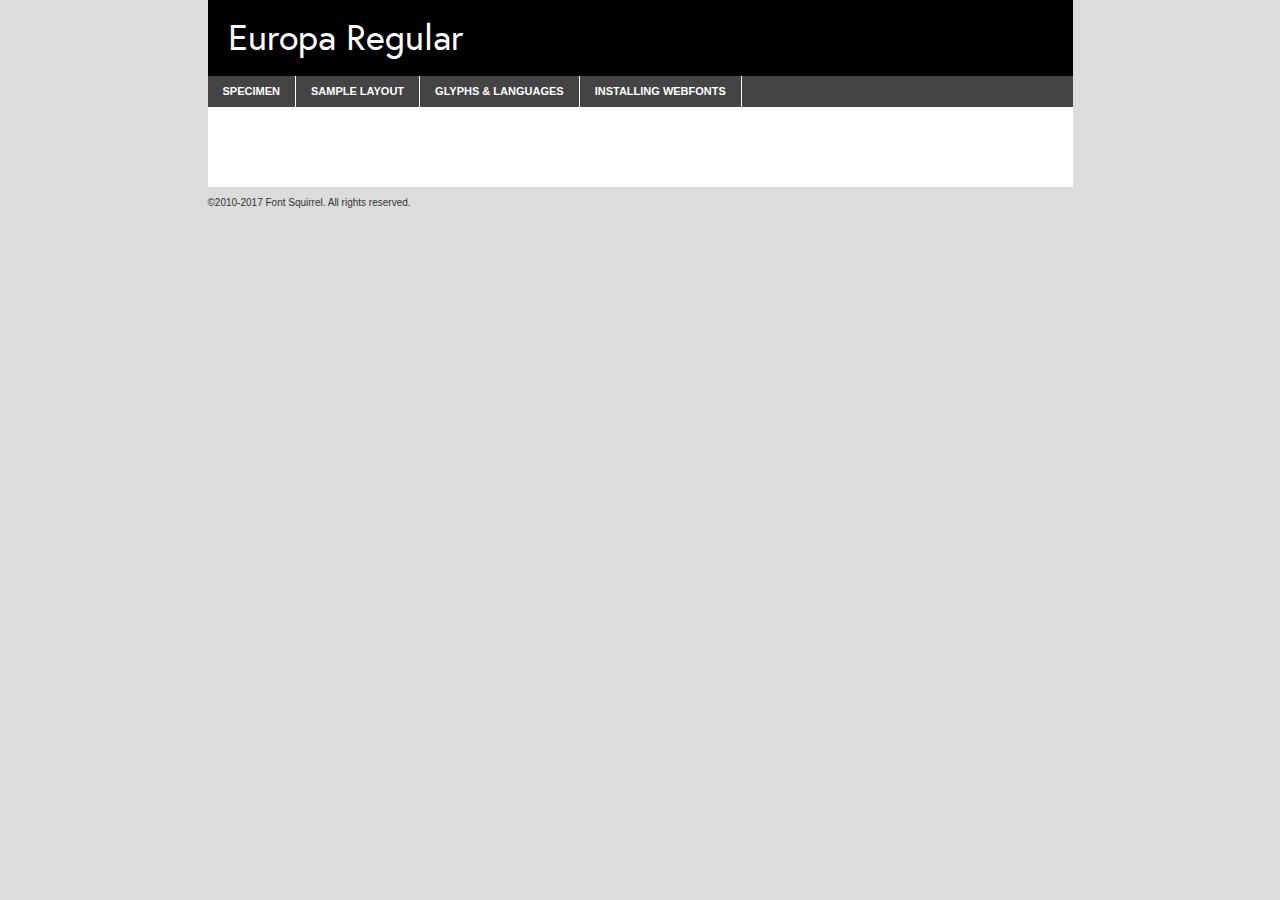
<file: css/fonts/Europa Regular/europa-regular-demo.html>
<!DOCTYPE html PUBLIC "-//W3C//DTD XHTML 1.0 Transitional//EN"
	"http://www.w3.org/TR/xhtml1/DTD/xhtml1-transitional.dtd">

<html xmlns="http://www.w3.org/1999/xhtml" xml:lang="en" lang="en">
<head>
	<meta http-equiv="Content-Type" content="text/html; charset=utf-8" />
	<script src="http://ajax.googleapis.com/ajax/libs/jquery/1.7.2/jquery.min.js" type="text/javascript" charset="utf-8"></script>
	<script type="text/javascript">
	(function($){$.fn.easyTabs=function(option){var param=jQuery.extend({fadeSpeed:"fast",defaultContent:1,activeClass:'active'},option);$(this).each(function(){var thisId="#"+this.id;if(param.defaultContent==''){param.defaultContent=1;}
	if(typeof param.defaultContent=="number")
	{var defaultTab=$(thisId+" .tabs li:eq("+(param.defaultContent-1)+") a").attr('href').substr(1);}else{var defaultTab=param.defaultContent;}
	$(thisId+" .tabs li a").each(function(){var tabToHide=$(this).attr('href').substr(1);$("#"+tabToHide).addClass('easytabs-tab-content');});hideAll();changeContent(defaultTab);function hideAll(){$(thisId+" .easytabs-tab-content").hide();}
	function changeContent(tabId){hideAll();$(thisId+" .tabs li").removeClass(param.activeClass);$(thisId+" .tabs li a[href=#"+tabId+"]").closest('li').addClass(param.activeClass);if(param.fadeSpeed!="none")
	{$(thisId+" #"+tabId).fadeIn(param.fadeSpeed);}else{$(thisId+" #"+tabId).show();}}
	$(thisId+" .tabs li").click(function(){var tabId=$(this).find('a').attr('href').substr(1);changeContent(tabId);return false;});});}})(jQuery);
	</script>
	<link rel="stylesheet" href="specimen_files/specimen_stylesheet.css" type="text/css" charset="utf-8" />
	<link rel="stylesheet" href="stylesheet.css" type="text/css" charset="utf-8" />

	<style type="text/css">
					body{
				font-family: 'europaregular';
							}
		</style>

	<title>Europa Regular Specimen</title>
	
	
	<script type="text/javascript" charset="utf-8">
		$(document).ready(function() {
			$('#container').easyTabs({defaultContent:1});
		});
	</script>
</head>

<body>
<div id="container">
	<div id="header">
		Europa Regular	</div>
	<ul class="tabs">
		<li><a href="#specimen">Specimen</a></li>
		<li><a href="#layout">Sample Layout</a></li>
				<li><a href="#glyphs">Glyphs &amp; Languages</a></li>
		<li><a href="#installing">Installing Webfonts</a></li>
		
	</ul>
	
	<div id="main_content">

		
			<div id="specimen">
		
				<div class="section">
					<div class="grid12 firstcol">
						<div class="huge">AaBb</div>
					</div>
				</div>
		
				<div class="section">
					<div class="glyph_range">A&#x200B;B&#x200b;C&#x200b;D&#x200b;E&#x200b;F&#x200b;G&#x200b;H&#x200b;I&#x200b;J&#x200b;K&#x200b;L&#x200b;M&#x200b;N&#x200b;O&#x200b;P&#x200b;Q&#x200b;R&#x200b;S&#x200b;T&#x200b;U&#x200b;V&#x200b;W&#x200b;X&#x200b;Y&#x200b;Z&#x200b;a&#x200b;b&#x200b;c&#x200b;d&#x200b;e&#x200b;f&#x200b;g&#x200b;h&#x200b;i&#x200b;j&#x200b;k&#x200b;l&#x200b;m&#x200b;n&#x200b;o&#x200b;p&#x200b;q&#x200b;r&#x200b;s&#x200b;t&#x200b;u&#x200b;v&#x200b;w&#x200b;x&#x200b;y&#x200b;z&#x200b;1&#x200b;2&#x200b;3&#x200b;4&#x200b;5&#x200b;6&#x200b;7&#x200b;8&#x200b;9&#x200b;0&#x200b;&amp;&#x200b;.&#x200b;,&#x200b;?&#x200b;!&#x200b;&#64;&#x200b;(&#x200b;)&#x200b;#&#x200b;$&#x200b;%&#x200b;*&#x200b;+&#x200b;-&#x200b;=&#x200b;:&#x200b;;</div>
				</div>
				<div class="section">
					<div class="grid12 firstcol">
						<table class="sample_table">
							<tr><td>10</td><td class="size10">abcdefghijklmnopqrstuvwxyzABCDEFGHIJKLMNOPQRSTUVWXYZ0123456789abcdefghijklmnopqrstuvwxyzABCDEFGHIJKLMNOPQRSTUVWXYZ0123456789abcdefghijklmnopqrstuvwxyzABCDEFGHIJKLMNOPQRSTUVWXYZ</td></tr>
							<tr><td>11</td><td class="size11">abcdefghijklmnopqrstuvwxyzABCDEFGHIJKLMNOPQRSTUVWXYZ0123456789abcdefghijklmnopqrstuvwxyzABCDEFGHIJKLMNOPQRSTUVWXYZ0123456789abcdefghijklmnopqrstuvwxyzABCDEFGHIJKLMNOPQRSTUVWXYZ</td></tr>
							<tr><td>12</td><td class="size12">abcdefghijklmnopqrstuvwxyzABCDEFGHIJKLMNOPQRSTUVWXYZ0123456789abcdefghijklmnopqrstuvwxyzABCDEFGHIJKLMNOPQRSTUVWXYZ0123456789abcdefghijklmnopqrstuvwxyzABCDEFGHIJKLMNOPQRSTUVWXYZ</td></tr>
							<tr><td>13</td><td class="size13">abcdefghijklmnopqrstuvwxyzABCDEFGHIJKLMNOPQRSTUVWXYZ0123456789abcdefghijklmnopqrstuvwxyzABCDEFGHIJKLMNOPQRSTUVWXYZ0123456789abcdefghijklmnopqrstuvwxyzABCDEFGHIJKLMNOPQRSTUVWXYZ</td></tr>
							<tr><td>14</td><td class="size14">abcdefghijklmnopqrstuvwxyzABCDEFGHIJKLMNOPQRSTUVWXYZ0123456789abcdefghijklmnopqrstuvwxyzABCDEFGHIJKLMNOPQRSTUVWXYZ0123456789abcdefghijklmnopqrstuvwxyzABCDEFGHIJKLMNOPQRSTUVWXYZ</td></tr>
							<tr><td>16</td><td class="size16">abcdefghijklmnopqrstuvwxyzABCDEFGHIJKLMNOPQRSTUVWXYZ0123456789abcdefghijklmnopqrstuvwxyzABCDEFGHIJKLMNOPQRSTUVWXYZ</td></tr>
							<tr><td>18</td><td class="size18">abcdefghijklmnopqrstuvwxyzABCDEFGHIJKLMNOPQRSTUVWXYZ0123456789abcdefghijklmnopqrstuvwxyzABCDEFGHIJKLMNOPQRSTUVWXYZ</td></tr>
							<tr><td>20</td><td class="size20">abcdefghijklmnopqrstuvwxyzABCDEFGHIJKLMNOPQRSTUVWXYZ0123456789abcdefghijklmnopqrstuvwxyzABCDEFGHIJKLMNOPQRSTUVWXYZ</td></tr>
							<tr><td>24</td><td class="size24">abcdefghijklmnopqrstuvwxyzABCDEFGHIJKLMNOPQRSTUVWXYZ0123456789abcdefghijklmnopqrstuvwxyzABCDEFGHIJKLMNOPQRSTUVWXYZ</td></tr>
							<tr><td>30</td><td class="size30">abcdefghijklmnopqrstuvwxyzABCDEFGHIJKLMNOPQRSTUVWXYZ0123456789abcdefghijklmnopqrstuvwxyzABCDEFGHIJKLMNOPQRSTUVWXYZ</td></tr>
							<tr><td>36</td><td class="size36">abcdefghijklmnopqrstuvwxyzABCDEFGHIJKLMNOPQRSTUVWXYZ0123456789abcdefghijklmnopqrstuvwxyzABCDEFGHIJKLMNOPQRSTUVWXYZ</td></tr>
							<tr><td>48</td><td class="size48">abcdefghijklmnopqrstuvwxyzABCDEFGHIJKLMNOPQRSTUVWXYZ0123456789abcdefghijklmnopqrstuvwxyzABCDEFGHIJKLMNOPQRSTUVWXYZ</td></tr>
							<tr><td>60</td><td class="size60">abcdefghijklmnopqrstuvwxyzABCDEFGHIJKLMNOPQRSTUVWXYZ0123456789abcdefghijklmnopqrstuvwxyzABCDEFGHIJKLMNOPQRSTUVWXYZ</td></tr>
							<tr><td>72</td><td class="size72">abcdefghijklmnopqrstuvwxyzABCDEFGHIJKLMNOPQRSTUVWXYZ0123456789abcdefghijklmnopqrstuvwxyzABCDEFGHIJKLMNOPQRSTUVWXYZ</td></tr>
							<tr><td>90</td><td class="size90">abcdefghijklmnopqrstuvwxyzABCDEFGHIJKLMNOPQRSTUVWXYZ0123456789abcdefghijklmnopqrstuvwxyzABCDEFGHIJKLMNOPQRSTUVWXYZ</td></tr>
						</table>
				
					</div>
			
				</div>
		
		
		
								<div class="section" id="bodycomparison">


										<div id="xheight">
				<div class="fontbody">&#x25FC;&#x25FC;&#x25FC;&#x25FC;&#x25FC;&#x25FC;&#x25FC;&#x25FC;&#x25FC;&#x25FC;&#x25FC;&#x25FC;&#x25FC;&#x25FC;&#x25FC;&#x25FC;&#x25FC;&#x25FC;&#x25FC;&#x25FC;&#x25FC;&#x25FC;&#x25FC;&#x25FC;&#x25FC;&#x25FC;&#x25FC;&#x25FC;&#x25FC;&#x25FC;&#x25FC;&#x25FC;&#x25FC;&#x25FC;&#x25FC;&#x25FC;&#x25FC;&#x25FC;&#x25FC;&#x25FC;&#x25FC;&#x25FC;&#x25FC;&#x25FC;&#x25FC;&#x25FC;&#x25FC;&#x25FC;&#x25FC;&#x25FC;&#x25FC;&#x25FC;&#x25FC;&#x25FC;&#x25FC;&#x25FC;&#x25FC;&#x25FC;&#x25FC;&#x25FC;&#x25FC;&#x25FC;&#x25FC;&#x25FC;&#x25FC;&#x25FC;&#x25FC;&#x25FC;&#x25FC;&#x25FC;&#x25FC;&#x25FC;&#x25FC;&#x25FC;&#x25FC;&#x25FC;&#x25FC;&#x25FC;&#x25FC;&#x25FC;&#x25FC;&#x25FC;&#x25FC;&#x25FC;&#x25FC;&#x25FC;&#x25FC;&#x25FC;&#x25FC;&#x25FC;&#x25FC;&#x25FC;&#x25FC;&#x25FC;&#x25FC;&#x25FC;&#x25FC;&#x25FC;&#x25FC;body</div><div class="arialbody">body</div><div class="verdanabody">body</div><div class="georgiabody">body</div></div>
										<div class="fontbody" style="z-index:1">
											body<span>Europa Regular</span>
										</div>
										<div class="arialbody" style="z-index:1">
											body<span>Arial</span>
										</div>
										<div class="verdanabody" style="z-index:1">
											body<span>Verdana</span>
										</div>
										<div class="georgiabody" style="z-index:1">
											body<span>Georgia</span>
										</div>



								</div>
		
		
				<div class="section psample psample_row1" id="">
					
					<div class="grid2 firstcol">
						<p class="size10"><span>10.</span>Aenean lacinia bibendum nulla sed consectetur. Fusce dapibus, tellus ac cursus commodo, tortor mauris condimentum nibh, ut fermentum massa justo sit amet risus. Nullam id dolor id nibh ultricies vehicula ut id elit. Cum sociis natoque penatibus et magnis dis parturient montes, nascetur ridiculus mus. Nulla vitae elit libero, a pharetra augue.</p>
			
					</div>
					<div class="grid3">
						<p class="size11"><span>11.</span>Aenean lacinia bibendum nulla sed consectetur. Fusce dapibus, tellus ac cursus commodo, tortor mauris condimentum nibh, ut fermentum massa justo sit amet risus. Nullam id dolor id nibh ultricies vehicula ut id elit. Cum sociis natoque penatibus et magnis dis parturient montes, nascetur ridiculus mus. Nulla vitae elit libero, a pharetra augue.</p>
			
					</div>
					<div class="grid3">
						<p class="size12"><span>12.</span>Aenean lacinia bibendum nulla sed consectetur. Fusce dapibus, tellus ac cursus commodo, tortor mauris condimentum nibh, ut fermentum massa justo sit amet risus. Nullam id dolor id nibh ultricies vehicula ut id elit. Cum sociis natoque penatibus et magnis dis parturient montes, nascetur ridiculus mus. Nulla vitae elit libero, a pharetra augue.</p>
			
					</div>
					<div class="grid4">
						<p class="size13"><span>13.</span>Aenean lacinia bibendum nulla sed consectetur. Fusce dapibus, tellus ac cursus commodo, tortor mauris condimentum nibh, ut fermentum massa justo sit amet risus. Nullam id dolor id nibh ultricies vehicula ut id elit. Cum sociis natoque penatibus et magnis dis parturient montes, nascetur ridiculus mus. Nulla vitae elit libero, a pharetra augue.</p>
			
					</div>
					<div class="white_blend"></div>
					
				</div>
				<div class="section psample psample_row2" id="">
					<div class="grid3 firstcol">
						<p class="size14"><span>14.</span>Aenean lacinia bibendum nulla sed consectetur. Fusce dapibus, tellus ac cursus commodo, tortor mauris condimentum nibh, ut fermentum massa justo sit amet risus. Nullam id dolor id nibh ultricies vehicula ut id elit. Cum sociis natoque penatibus et magnis dis parturient montes, nascetur ridiculus mus. Nulla vitae elit libero, a pharetra augue.</p>
			
					</div>
					<div class="grid4">
						<p class="size16"><span>16.</span>Aenean lacinia bibendum nulla sed consectetur. Fusce dapibus, tellus ac cursus commodo, tortor mauris condimentum nibh, ut fermentum massa justo sit amet risus. Nullam id dolor id nibh ultricies vehicula ut id elit. Cum sociis natoque penatibus et magnis dis parturient montes, nascetur ridiculus mus. Nulla vitae elit libero, a pharetra augue.</p>
			
					</div>
					<div class="grid5">
						<p class="size18"><span>18.</span>Aenean lacinia bibendum nulla sed consectetur. Fusce dapibus, tellus ac cursus commodo, tortor mauris condimentum nibh, ut fermentum massa justo sit amet risus. Nullam id dolor id nibh ultricies vehicula ut id elit. Cum sociis natoque penatibus et magnis dis parturient montes, nascetur ridiculus mus. Nulla vitae elit libero, a pharetra augue.</p>
			
					</div>

					<div class="white_blend"></div>

				</div>
				
				<div class="section psample psample_row3" id="">
					<div class="grid5 firstcol">
						<p class="size20"><span>20.</span>Aenean lacinia bibendum nulla sed consectetur. Fusce dapibus, tellus ac cursus commodo, tortor mauris condimentum nibh, ut fermentum massa justo sit amet risus. Nullam id dolor id nibh ultricies vehicula ut id elit. Cum sociis natoque penatibus et magnis dis parturient montes, nascetur ridiculus mus. Nulla vitae elit libero, a pharetra augue.</p>
					</div>
					<div class="grid7">
						<p class="size24"><span>24.</span>Aenean lacinia bibendum nulla sed consectetur. Fusce dapibus, tellus ac cursus commodo, tortor mauris condimentum nibh, ut fermentum massa justo sit amet risus. Nullam id dolor id nibh ultricies vehicula ut id elit. Cum sociis natoque penatibus et magnis dis parturient montes, nascetur ridiculus mus. Nulla vitae elit libero, a pharetra augue.</p>
					</div>
					
					<div class="white_blend"></div>
					
				</div>
				
				<div class="section psample psample_row4" id="">
					<div class="grid12 firstcol">
						<p class="size30"><span>30.</span>Aenean lacinia bibendum nulla sed consectetur. Fusce dapibus, tellus ac cursus commodo, tortor mauris condimentum nibh, ut fermentum massa justo sit amet risus. Nullam id dolor id nibh ultricies vehicula ut id elit. Cum sociis natoque penatibus et magnis dis parturient montes, nascetur ridiculus mus. Nulla vitae elit libero, a pharetra augue.</p>
					</div>
					<div class="white_blend"></div>
					
				</div>
				
				
				
				<div class="section psample psample_row1 fullreverse">
					<div class="grid2 firstcol">
						<p class="size10"><span>10.</span>Aenean lacinia bibendum nulla sed consectetur. Fusce dapibus, tellus ac cursus commodo, tortor mauris condimentum nibh, ut fermentum massa justo sit amet risus. Nullam id dolor id nibh ultricies vehicula ut id elit. Cum sociis natoque penatibus et magnis dis parturient montes, nascetur ridiculus mus. Nulla vitae elit libero, a pharetra augue.</p>
			
					</div>
					<div class="grid3">
						<p class="size11"><span>11.</span>Aenean lacinia bibendum nulla sed consectetur. Fusce dapibus, tellus ac cursus commodo, tortor mauris condimentum nibh, ut fermentum massa justo sit amet risus. Nullam id dolor id nibh ultricies vehicula ut id elit. Cum sociis natoque penatibus et magnis dis parturient montes, nascetur ridiculus mus. Nulla vitae elit libero, a pharetra augue.</p>
			
					</div>
					<div class="grid3">
						<p class="size12"><span>12.</span>Aenean lacinia bibendum nulla sed consectetur. Fusce dapibus, tellus ac cursus commodo, tortor mauris condimentum nibh, ut fermentum massa justo sit amet risus. Nullam id dolor id nibh ultricies vehicula ut id elit. Cum sociis natoque penatibus et magnis dis parturient montes, nascetur ridiculus mus. Nulla vitae elit libero, a pharetra augue.</p>
			
					</div>
					<div class="grid4">
						<p class="size13"><span>13.</span>Aenean lacinia bibendum nulla sed consectetur. Fusce dapibus, tellus ac cursus commodo, tortor mauris condimentum nibh, ut fermentum massa justo sit amet risus. Nullam id dolor id nibh ultricies vehicula ut id elit. Cum sociis natoque penatibus et magnis dis parturient montes, nascetur ridiculus mus. Nulla vitae elit libero, a pharetra augue.</p>
			
					</div>
					<div class="black_blend"></div>
					
				</div>
				
				<div class="section psample psample_row2 fullreverse">
					<div class="grid3 firstcol">
						<p class="size14"><span>14.</span>Aenean lacinia bibendum nulla sed consectetur. Fusce dapibus, tellus ac cursus commodo, tortor mauris condimentum nibh, ut fermentum massa justo sit amet risus. Nullam id dolor id nibh ultricies vehicula ut id elit. Cum sociis natoque penatibus et magnis dis parturient montes, nascetur ridiculus mus. Nulla vitae elit libero, a pharetra augue.</p>
			
					</div>
					<div class="grid4">
						<p class="size16"><span>16.</span>Aenean lacinia bibendum nulla sed consectetur. Fusce dapibus, tellus ac cursus commodo, tortor mauris condimentum nibh, ut fermentum massa justo sit amet risus. Nullam id dolor id nibh ultricies vehicula ut id elit. Cum sociis natoque penatibus et magnis dis parturient montes, nascetur ridiculus mus. Nulla vitae elit libero, a pharetra augue.</p>
			
					</div>
					<div class="grid5">
						<p class="size18"><span>18.</span>Aenean lacinia bibendum nulla sed consectetur. Fusce dapibus, tellus ac cursus commodo, tortor mauris condimentum nibh, ut fermentum massa justo sit amet risus. Nullam id dolor id nibh ultricies vehicula ut id elit. Cum sociis natoque penatibus et magnis dis parturient montes, nascetur ridiculus mus. Nulla vitae elit libero, a pharetra augue.</p>
			
					</div>
					<div class="black_blend"></div>

				</div>
				
				<div class="section psample fullreverse psample_row3" id="">
					<div class="grid5 firstcol">
						<p class="size20"><span>20.</span>Aenean lacinia bibendum nulla sed consectetur. Fusce dapibus, tellus ac cursus commodo, tortor mauris condimentum nibh, ut fermentum massa justo sit amet risus. Nullam id dolor id nibh ultricies vehicula ut id elit. Cum sociis natoque penatibus et magnis dis parturient montes, nascetur ridiculus mus. Nulla vitae elit libero, a pharetra augue.</p>
					</div>
					<div class="grid7">
						<p class="size24"><span>24.</span>Aenean lacinia bibendum nulla sed consectetur. Fusce dapibus, tellus ac cursus commodo, tortor mauris condimentum nibh, ut fermentum massa justo sit amet risus. Nullam id dolor id nibh ultricies vehicula ut id elit. Cum sociis natoque penatibus et magnis dis parturient montes, nascetur ridiculus mus. Nulla vitae elit libero, a pharetra augue.</p>
					</div>
					
					<div class="black_blend"></div>
					
				</div>
				
				<div class="section psample fullreverse psample_row4" id="" style="border-bottom: 20px #000 solid;">
					<div class="grid12 firstcol">
						<p class="size30"><span>30.</span>Aenean lacinia bibendum nulla sed consectetur. Fusce dapibus, tellus ac cursus commodo, tortor mauris condimentum nibh, ut fermentum massa justo sit amet risus. Nullam id dolor id nibh ultricies vehicula ut id elit. Cum sociis natoque penatibus et magnis dis parturient montes, nascetur ridiculus mus. Nulla vitae elit libero, a pharetra augue.</p>
					</div>
					<div class="black_blend"></div>
					
				</div>
				
				
				
				
			</div>
			
			<div id="layout">
				
				<div class="section">
					
					<div class="grid12 firstcol">
						<h1>Lorem Ipsum Dolor</h1>
						<h2>Etiam porta sem malesuada magna mollis euismod</h2>
						
						<p class="byline">By <a href="#link">Aenean Lacinia</a></p>
					</div>
				</div>
				<div class="section">
					<div class="grid8 firstcol">
						<p class="large">Donec sed odio dui. Morbi leo risus, porta ac consectetur ac, vestibulum at eros. Fusce dapibus, tellus ac cursus commodo, tortor mauris condimentum nibh, ut fermentum massa justo sit amet risus. </p>

						
						<h3>Pellentesque ornare sem</h3>

						<p>Maecenas sed diam eget risus varius blandit sit amet non magna. Maecenas faucibus mollis interdum. Donec ullamcorper nulla non metus auctor fringilla. Nullam id dolor id nibh ultricies vehicula ut id elit. Nullam id dolor id nibh ultricies vehicula ut id elit. </p>

						<p>Aenean eu leo quam. Pellentesque ornare sem lacinia quam venenatis vestibulum. Lorem ipsum dolor sit amet, consectetur adipiscing elit. Cum sociis natoque penatibus et magnis dis parturient montes, nascetur ridiculus mus. </p>

						<p>Nulla vitae elit libero, a pharetra augue. Praesent commodo cursus magna, vel scelerisque nisl consectetur et. Aenean lacinia bibendum nulla sed consectetur. </p>

						<p>Nullam quis risus eget urna mollis ornare vel eu leo. Nullam quis risus eget urna mollis ornare vel eu leo. Maecenas sed diam eget risus varius blandit sit amet non magna. Donec ullamcorper nulla non metus auctor fringilla. </p>

						<h3>Cras mattis consectetur</h3>

						<p>Aenean eu leo quam. Pellentesque ornare sem lacinia quam venenatis vestibulum. Aenean lacinia bibendum nulla sed consectetur. Integer posuere erat a ante venenatis dapibus posuere velit aliquet. Cras mattis consectetur purus sit amet fermentum. </p>

						<p>Nullam id dolor id nibh ultricies vehicula ut id elit. Nullam quis risus eget urna mollis ornare vel eu leo. Cras mattis consectetur purus sit amet fermentum.</p>
					</div>
					
					<div class="grid4 sidebar">
						
						<div class="box reverse">
							<p class="last">Nullam quis risus eget urna mollis ornare vel eu leo. Donec ullamcorper nulla non metus auctor fringilla. Cras mattis consectetur purus sit amet fermentum. Sed posuere consectetur est at lobortis. Lorem ipsum dolor sit amet, consectetur adipiscing elit. </p>
						</div>
						
						<p class="caption">Maecenas sed diam eget risus varius.</p>

						<p>Vestibulum id ligula porta felis euismod semper. Integer posuere erat a ante venenatis dapibus posuere velit aliquet. Vestibulum id ligula porta felis euismod semper. Sed posuere consectetur est at lobortis. Maecenas sed diam eget risus varius blandit sit amet non magna. Fusce dapibus, tellus ac cursus commodo, tortor mauris condimentum nibh, ut fermentum massa justo sit amet risus. </p>

					

						<p>Duis mollis, est non commodo luctus, nisi erat porttitor ligula, eget lacinia odio sem nec elit. Aenean lacinia bibendum nulla sed consectetur. Vivamus sagittis lacus vel augue laoreet rutrum faucibus dolor auctor. Aenean lacinia bibendum nulla sed consectetur. Nullam quis risus eget urna mollis ornare vel eu leo. </p>

						<p>Praesent commodo cursus magna, vel scelerisque nisl consectetur et. Donec ullamcorper nulla non metus auctor fringilla. Maecenas faucibus mollis interdum. Fusce dapibus, tellus ac cursus commodo, tortor mauris condimentum nibh, ut fermentum massa justo sit amet risus. </p>

					</div>
				</div>
				
			</div>


			



		<div id="glyphs">
			<div class="section">
				<div class="grid12 firstcol">
			
				<h1>Language Support</h1>
				<p>The subset of Europa Regular in this kit supports the following languages:<br />
			
					Albanian, Basque, Breton, Chamorro, Danish, Dutch, English, Faroese, Finnish, French, Frisian, Galician, German, Icelandic, Italian, Malagasy, Norwegian, Portuguese, Spanish, Alsatian, Aragonese, Arapaho, Arrernte, Asturian, Aymara, Bislama, Cebuano, Corsican, Fijian, French_creole, Genoese, Gilbertese, Greenlandic, Haitian_creole, Hiligaynon, Hmong, Hopi, Ibanag, Iloko_ilokano, Indonesian, Interglossa_glosa, Interlingua, Irish_gaelic, Jerriais, Lojban, Lombard, Luxembourgeois, Manx, Mohawk, Norfolk_pitcairnese, Occitan, Oromo, Pangasinan, Papiamento, Piedmontese, Potawatomi, Rhaeto-romance, Romansh, Rotokas, Sami_lule, Samoan, Sardinian, Scots_gaelic, Seychelles_creole, Shona, Sicilian, Somali, Southern_ndebele, Swahili, Swati_swazi, Tagalog_filipino_pilipino, Tetum, Tok_pisin, Uyghur_latinized, Volapuk, Walloon, Warlpiri, Xhosa, Yapese, Zulu, Latinbasic, Ubasic, Demo				</p>
				<h1>Glyph Chart</h1>
				<p>The subset of Europa Regular in this kit includes all the glyphs listed below. Unicode entities are included above each glyph to help you insert individual characters into your layout.</p>
				<div id="glyph_chart">
			
																				 <div><p>&amp;#32;</p>&#32;</div>
																				 <div><p>&amp;#33;</p>&#33;</div>
																				 <div><p>&amp;#34;</p>&#34;</div>
																				 <div><p>&amp;#35;</p>&#35;</div>
																				 <div><p>&amp;#36;</p>&#36;</div>
																				 <div><p>&amp;#37;</p>&#37;</div>
																				 <div><p>&amp;#38;</p>&#38;</div>
																				 <div><p>&amp;#39;</p>&#39;</div>
																				 <div><p>&amp;#40;</p>&#40;</div>
																				 <div><p>&amp;#41;</p>&#41;</div>
																				 <div><p>&amp;#42;</p>&#42;</div>
																				 <div><p>&amp;#43;</p>&#43;</div>
																				 <div><p>&amp;#44;</p>&#44;</div>
																				 <div><p>&amp;#45;</p>&#45;</div>
																				 <div><p>&amp;#46;</p>&#46;</div>
																				 <div><p>&amp;#47;</p>&#47;</div>
																				 <div><p>&amp;#48;</p>&#48;</div>
																				 <div><p>&amp;#49;</p>&#49;</div>
																				 <div><p>&amp;#50;</p>&#50;</div>
																				 <div><p>&amp;#51;</p>&#51;</div>
																				 <div><p>&amp;#52;</p>&#52;</div>
																				 <div><p>&amp;#53;</p>&#53;</div>
																				 <div><p>&amp;#54;</p>&#54;</div>
																				 <div><p>&amp;#55;</p>&#55;</div>
																				 <div><p>&amp;#56;</p>&#56;</div>
																				 <div><p>&amp;#57;</p>&#57;</div>
																				 <div><p>&amp;#58;</p>&#58;</div>
																				 <div><p>&amp;#59;</p>&#59;</div>
																				 <div><p>&amp;#60;</p>&#60;</div>
																				 <div><p>&amp;#61;</p>&#61;</div>
																				 <div><p>&amp;#62;</p>&#62;</div>
																				 <div><p>&amp;#63;</p>&#63;</div>
																				 <div><p>&amp;#64;</p>&#64;</div>
																				 <div><p>&amp;#65;</p>&#65;</div>
																				 <div><p>&amp;#66;</p>&#66;</div>
																				 <div><p>&amp;#67;</p>&#67;</div>
																				 <div><p>&amp;#68;</p>&#68;</div>
																				 <div><p>&amp;#69;</p>&#69;</div>
																				 <div><p>&amp;#70;</p>&#70;</div>
																				 <div><p>&amp;#71;</p>&#71;</div>
																				 <div><p>&amp;#72;</p>&#72;</div>
																				 <div><p>&amp;#73;</p>&#73;</div>
																				 <div><p>&amp;#74;</p>&#74;</div>
																				 <div><p>&amp;#75;</p>&#75;</div>
																				 <div><p>&amp;#76;</p>&#76;</div>
																				 <div><p>&amp;#77;</p>&#77;</div>
																				 <div><p>&amp;#78;</p>&#78;</div>
																				 <div><p>&amp;#79;</p>&#79;</div>
																				 <div><p>&amp;#80;</p>&#80;</div>
																				 <div><p>&amp;#81;</p>&#81;</div>
																				 <div><p>&amp;#82;</p>&#82;</div>
																				 <div><p>&amp;#83;</p>&#83;</div>
																				 <div><p>&amp;#84;</p>&#84;</div>
																				 <div><p>&amp;#85;</p>&#85;</div>
																				 <div><p>&amp;#86;</p>&#86;</div>
																				 <div><p>&amp;#87;</p>&#87;</div>
																				 <div><p>&amp;#88;</p>&#88;</div>
																				 <div><p>&amp;#89;</p>&#89;</div>
																				 <div><p>&amp;#90;</p>&#90;</div>
																				 <div><p>&amp;#91;</p>&#91;</div>
																				 <div><p>&amp;#92;</p>&#92;</div>
																				 <div><p>&amp;#93;</p>&#93;</div>
																				 <div><p>&amp;#94;</p>&#94;</div>
																				 <div><p>&amp;#95;</p>&#95;</div>
																				 <div><p>&amp;#96;</p>&#96;</div>
																				 <div><p>&amp;#97;</p>&#97;</div>
																				 <div><p>&amp;#98;</p>&#98;</div>
																				 <div><p>&amp;#99;</p>&#99;</div>
																				 <div><p>&amp;#100;</p>&#100;</div>
																				 <div><p>&amp;#101;</p>&#101;</div>
																				 <div><p>&amp;#102;</p>&#102;</div>
																				 <div><p>&amp;#103;</p>&#103;</div>
																				 <div><p>&amp;#104;</p>&#104;</div>
																				 <div><p>&amp;#105;</p>&#105;</div>
																				 <div><p>&amp;#106;</p>&#106;</div>
																				 <div><p>&amp;#107;</p>&#107;</div>
																				 <div><p>&amp;#108;</p>&#108;</div>
																				 <div><p>&amp;#109;</p>&#109;</div>
																				 <div><p>&amp;#110;</p>&#110;</div>
																				 <div><p>&amp;#111;</p>&#111;</div>
																				 <div><p>&amp;#112;</p>&#112;</div>
																				 <div><p>&amp;#113;</p>&#113;</div>
																				 <div><p>&amp;#114;</p>&#114;</div>
																				 <div><p>&amp;#115;</p>&#115;</div>
																				 <div><p>&amp;#116;</p>&#116;</div>
																				 <div><p>&amp;#117;</p>&#117;</div>
																				 <div><p>&amp;#118;</p>&#118;</div>
																				 <div><p>&amp;#119;</p>&#119;</div>
																				 <div><p>&amp;#120;</p>&#120;</div>
																				 <div><p>&amp;#121;</p>&#121;</div>
																				 <div><p>&amp;#122;</p>&#122;</div>
																				 <div><p>&amp;#123;</p>&#123;</div>
																				 <div><p>&amp;#124;</p>&#124;</div>
																				 <div><p>&amp;#125;</p>&#125;</div>
																				 <div><p>&amp;#126;</p>&#126;</div>
																				 <div><p>&amp;#160;</p>&#160;</div>
																				 <div><p>&amp;#161;</p>&#161;</div>
																				 <div><p>&amp;#162;</p>&#162;</div>
																				 <div><p>&amp;#163;</p>&#163;</div>
																				 <div><p>&amp;#164;</p>&#164;</div>
																				 <div><p>&amp;#165;</p>&#165;</div>
																				 <div><p>&amp;#166;</p>&#166;</div>
																				 <div><p>&amp;#167;</p>&#167;</div>
																				 <div><p>&amp;#168;</p>&#168;</div>
																				 <div><p>&amp;#169;</p>&#169;</div>
																				 <div><p>&amp;#170;</p>&#170;</div>
																				 <div><p>&amp;#171;</p>&#171;</div>
																				 <div><p>&amp;#172;</p>&#172;</div>
																				 <div><p>&amp;#173;</p>&#173;</div>
																				 <div><p>&amp;#174;</p>&#174;</div>
																				 <div><p>&amp;#175;</p>&#175;</div>
																				 <div><p>&amp;#176;</p>&#176;</div>
																				 <div><p>&amp;#177;</p>&#177;</div>
																				 <div><p>&amp;#178;</p>&#178;</div>
																				 <div><p>&amp;#179;</p>&#179;</div>
																				 <div><p>&amp;#180;</p>&#180;</div>
																				 <div><p>&amp;#181;</p>&#181;</div>
																				 <div><p>&amp;#182;</p>&#182;</div>
																				 <div><p>&amp;#183;</p>&#183;</div>
																				 <div><p>&amp;#184;</p>&#184;</div>
																				 <div><p>&amp;#185;</p>&#185;</div>
																				 <div><p>&amp;#186;</p>&#186;</div>
																				 <div><p>&amp;#187;</p>&#187;</div>
																				 <div><p>&amp;#188;</p>&#188;</div>
																				 <div><p>&amp;#189;</p>&#189;</div>
																				 <div><p>&amp;#190;</p>&#190;</div>
																				 <div><p>&amp;#191;</p>&#191;</div>
																				 <div><p>&amp;#192;</p>&#192;</div>
																				 <div><p>&amp;#193;</p>&#193;</div>
																				 <div><p>&amp;#194;</p>&#194;</div>
																				 <div><p>&amp;#195;</p>&#195;</div>
																				 <div><p>&amp;#196;</p>&#196;</div>
																				 <div><p>&amp;#197;</p>&#197;</div>
																				 <div><p>&amp;#198;</p>&#198;</div>
																				 <div><p>&amp;#199;</p>&#199;</div>
																				 <div><p>&amp;#200;</p>&#200;</div>
																				 <div><p>&amp;#201;</p>&#201;</div>
																				 <div><p>&amp;#202;</p>&#202;</div>
																				 <div><p>&amp;#203;</p>&#203;</div>
																				 <div><p>&amp;#204;</p>&#204;</div>
																				 <div><p>&amp;#205;</p>&#205;</div>
																				 <div><p>&amp;#206;</p>&#206;</div>
																				 <div><p>&amp;#207;</p>&#207;</div>
																				 <div><p>&amp;#208;</p>&#208;</div>
																				 <div><p>&amp;#209;</p>&#209;</div>
																				 <div><p>&amp;#210;</p>&#210;</div>
																				 <div><p>&amp;#211;</p>&#211;</div>
																				 <div><p>&amp;#212;</p>&#212;</div>
																				 <div><p>&amp;#213;</p>&#213;</div>
																				 <div><p>&amp;#214;</p>&#214;</div>
																				 <div><p>&amp;#215;</p>&#215;</div>
																				 <div><p>&amp;#216;</p>&#216;</div>
																				 <div><p>&amp;#217;</p>&#217;</div>
																				 <div><p>&amp;#218;</p>&#218;</div>
																				 <div><p>&amp;#219;</p>&#219;</div>
																				 <div><p>&amp;#220;</p>&#220;</div>
																				 <div><p>&amp;#221;</p>&#221;</div>
																				 <div><p>&amp;#222;</p>&#222;</div>
																				 <div><p>&amp;#223;</p>&#223;</div>
																				 <div><p>&amp;#224;</p>&#224;</div>
																				 <div><p>&amp;#225;</p>&#225;</div>
																				 <div><p>&amp;#226;</p>&#226;</div>
																				 <div><p>&amp;#227;</p>&#227;</div>
																				 <div><p>&amp;#228;</p>&#228;</div>
																				 <div><p>&amp;#229;</p>&#229;</div>
																				 <div><p>&amp;#230;</p>&#230;</div>
																				 <div><p>&amp;#231;</p>&#231;</div>
																				 <div><p>&amp;#232;</p>&#232;</div>
																				 <div><p>&amp;#233;</p>&#233;</div>
																				 <div><p>&amp;#234;</p>&#234;</div>
																				 <div><p>&amp;#235;</p>&#235;</div>
																				 <div><p>&amp;#236;</p>&#236;</div>
																				 <div><p>&amp;#237;</p>&#237;</div>
																				 <div><p>&amp;#238;</p>&#238;</div>
																				 <div><p>&amp;#239;</p>&#239;</div>
																				 <div><p>&amp;#240;</p>&#240;</div>
																				 <div><p>&amp;#241;</p>&#241;</div>
																				 <div><p>&amp;#242;</p>&#242;</div>
																				 <div><p>&amp;#243;</p>&#243;</div>
																				 <div><p>&amp;#244;</p>&#244;</div>
																				 <div><p>&amp;#245;</p>&#245;</div>
																				 <div><p>&amp;#246;</p>&#246;</div>
																				 <div><p>&amp;#247;</p>&#247;</div>
																				 <div><p>&amp;#248;</p>&#248;</div>
																				 <div><p>&amp;#249;</p>&#249;</div>
																				 <div><p>&amp;#250;</p>&#250;</div>
																				 <div><p>&amp;#251;</p>&#251;</div>
																				 <div><p>&amp;#252;</p>&#252;</div>
																				 <div><p>&amp;#253;</p>&#253;</div>
																				 <div><p>&amp;#254;</p>&#254;</div>
																				 <div><p>&amp;#255;</p>&#255;</div>
																				 <div><p>&amp;#338;</p>&#338;</div>
																				 <div><p>&amp;#339;</p>&#339;</div>
																				 <div><p>&amp;#376;</p>&#376;</div>
																				 <div><p>&amp;#710;</p>&#710;</div>
																				 <div><p>&amp;#732;</p>&#732;</div>
																				 <div><p>&amp;#8192;</p>&#8192;</div>
																				 <div><p>&amp;#8193;</p>&#8193;</div>
																				 <div><p>&amp;#8194;</p>&#8194;</div>
																				 <div><p>&amp;#8195;</p>&#8195;</div>
																				 <div><p>&amp;#8196;</p>&#8196;</div>
																				 <div><p>&amp;#8197;</p>&#8197;</div>
																				 <div><p>&amp;#8198;</p>&#8198;</div>
																				 <div><p>&amp;#8199;</p>&#8199;</div>
																				 <div><p>&amp;#8200;</p>&#8200;</div>
																				 <div><p>&amp;#8201;</p>&#8201;</div>
																				 <div><p>&amp;#8202;</p>&#8202;</div>
																				 <div><p>&amp;#8208;</p>&#8208;</div>
																				 <div><p>&amp;#8209;</p>&#8209;</div>
																				 <div><p>&amp;#8210;</p>&#8210;</div>
																				 <div><p>&amp;#8211;</p>&#8211;</div>
																				 <div><p>&amp;#8212;</p>&#8212;</div>
																				 <div><p>&amp;#8216;</p>&#8216;</div>
																				 <div><p>&amp;#8217;</p>&#8217;</div>
																				 <div><p>&amp;#8220;</p>&#8220;</div>
																				 <div><p>&amp;#8221;</p>&#8221;</div>
																				 <div><p>&amp;#8222;</p>&#8222;</div>
																				 <div><p>&amp;#8226;</p>&#8226;</div>
																				 <div><p>&amp;#8230;</p>&#8230;</div>
																				 <div><p>&amp;#8239;</p>&#8239;</div>
																				 <div><p>&amp;#8249;</p>&#8249;</div>
																				 <div><p>&amp;#8250;</p>&#8250;</div>
																				 <div><p>&amp;#8287;</p>&#8287;</div>
																				 <div><p>&amp;#8364;</p>&#8364;</div>
																				 <div><p>&amp;#8482;</p>&#8482;</div>
																				 <div><p>&amp;#9724;</p>&#9724;</div>
																																																</div>	
				</div>
		
		
			</div>
		</div>
		
		
		<div id="specs">
			
		</div>
	
		<div id="installing">
			<div class="section">
				<div class="grid7 firstcol">
					<h1>Installing Webfonts</h1>
					
					<p>Webfonts are supported by all major browser platforms but not all in the same way. There are currently four different font formats that must be included in order to target all browsers. This includes TTF, WOFF, EOT and SVG.</p>
					
					<h2>1. Upload your webfonts</h2>
					<p>You must upload your webfont kit to your website. They should be in or near the same directory as your CSS files.</p>
					
					<h2>2. Include the webfont stylesheet</h2>
					<p>A special CSS @font-face declaration helps the various browsers select the appropriate font it needs without causing you a bunch of headaches. Learn more about this syntax by reading the <a href="https://www.fontspring.com/blog/further-hardening-of-the-bulletproof-syntax">Fontspring blog post</a> about it. The code for it is as follows:</p>


<code>
@font-face{ 
	font-family: 'MyWebFont';
	src: url('WebFont.eot');
	src: url('WebFont.eot?#iefix') format('embedded-opentype'),
	     url('WebFont.woff') format('woff'),
	     url('WebFont.ttf') format('truetype'),
	     url('WebFont.svg#webfont') format('svg');
}
</code>

	<p>We've already gone ahead and generated the code for you. All you have to do is link to the stylesheet in your HTML, like this:</p>
	<code>&lt;link rel=&quot;stylesheet&quot; href=&quot;stylesheet.css&quot; type=&quot;text/css&quot; charset=&quot;utf-8&quot; /&gt;</code>

					<h2>3. Modify your own stylesheet</h2>
					<p>To take advantage of your new fonts, you must tell your stylesheet to use them. Look at the original @font-face declaration above and find the property called "font-family." The name linked there will be what you use to reference the font. Prepend that webfont name to the font stack in the "font-family" property, inside the selector you want to change. For example:</p>
<code>p { font-family: 'WebFont', Arial, sans-serif; }</code>

<h2>4. Test</h2>
<p>Getting webfonts to work cross-browser <em>can</em> be tricky. Use the information in the sidebar to help you if you find that fonts aren't loading in a particular browser.</p>
				</div>
				
				<div class="grid5 sidebar">
					<div class="box">
						<h2>Troubleshooting<br />Font-Face Problems</h2>
						<p>Having trouble getting your webfonts to load in your new website? Here are some tips to sort out what might be the problem.</p>

						<h3>Fonts not showing in any browser</h3>

						<p>This sounds like you need to work on the plumbing. You either did not upload the fonts to the correct directory, or you did not link the fonts properly in the CSS. If you've confirmed that all this is correct and you still have a problem, take a look at your .htaccess file and see if requests are getting intercepted.</p>

						<h3>Fonts not loading in iPhone or iPad</h3>

						<p>The most common problem here is that you are serving the fonts from an IIS server. IIS refuses to serve files that have unknown MIME types. If that is the case, you must set the MIME type for SVG to "image/svg+xml" in the server settings. Follow these instructions from Microsoft if you need help.</p>

						<h3>Fonts not loading in Firefox</h3>

						<p>The primary reason for this failure? You are still using a version Firefox older than 3.5. So upgrade already! If that isn't it, then you are very likely serving fonts from a different domain. Firefox requires that all font assets be served from the same domain. Lastly it is possible that you need to add WOFF to your list of MIME types (if you are serving via IIS.)</p>

						<h3>Fonts not loading in IE</h3>

						<p>Are you looking at Internet Explorer on an actual Windows machine or are you cheating by using a service like Adobe BrowserLab? Many of these screenshot services do not render @font-face for IE. Best to test it on a real machine.</p>

						<h3>Fonts not loading in IE9</h3>

						<p>IE9, like Firefox, requires that fonts be served from the same domain as the website. Make sure that is the case.</p>
					</div>
				</div>
			</div>
			
		</div>
	
	</div>
	<div id="footer">
		<p>&copy;2010-2017 Font Squirrel. All rights reserved.</p>
	</div>
</div>
</body>
</html>
</file>
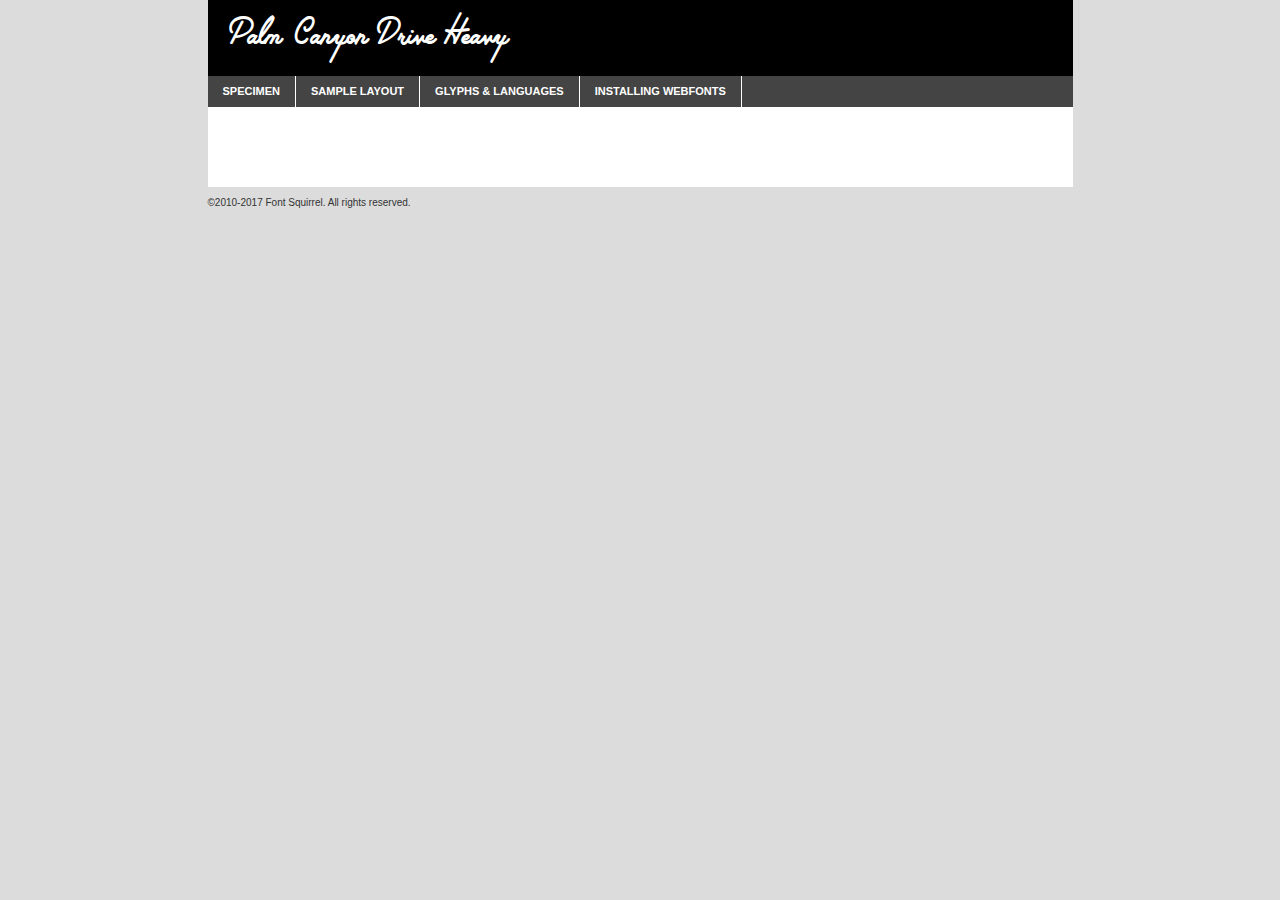
<file: css/fonts/Palm Canyon Drive Heavy/palmcanyondrive-heavy-demo.html>
<!DOCTYPE html PUBLIC "-//W3C//DTD XHTML 1.0 Transitional//EN"
	"http://www.w3.org/TR/xhtml1/DTD/xhtml1-transitional.dtd">

<html xmlns="http://www.w3.org/1999/xhtml" xml:lang="en" lang="en">
<head>
	<meta http-equiv="Content-Type" content="text/html; charset=utf-8" />
	<script src="http://ajax.googleapis.com/ajax/libs/jquery/1.7.2/jquery.min.js" type="text/javascript" charset="utf-8"></script>
	<script type="text/javascript">
	(function($){$.fn.easyTabs=function(option){var param=jQuery.extend({fadeSpeed:"fast",defaultContent:1,activeClass:'active'},option);$(this).each(function(){var thisId="#"+this.id;if(param.defaultContent==''){param.defaultContent=1;}
	if(typeof param.defaultContent=="number")
	{var defaultTab=$(thisId+" .tabs li:eq("+(param.defaultContent-1)+") a").attr('href').substr(1);}else{var defaultTab=param.defaultContent;}
	$(thisId+" .tabs li a").each(function(){var tabToHide=$(this).attr('href').substr(1);$("#"+tabToHide).addClass('easytabs-tab-content');});hideAll();changeContent(defaultTab);function hideAll(){$(thisId+" .easytabs-tab-content").hide();}
	function changeContent(tabId){hideAll();$(thisId+" .tabs li").removeClass(param.activeClass);$(thisId+" .tabs li a[href=#"+tabId+"]").closest('li').addClass(param.activeClass);if(param.fadeSpeed!="none")
	{$(thisId+" #"+tabId).fadeIn(param.fadeSpeed);}else{$(thisId+" #"+tabId).show();}}
	$(thisId+" .tabs li").click(function(){var tabId=$(this).find('a').attr('href').substr(1);changeContent(tabId);return false;});});}})(jQuery);
	</script>
	<link rel="stylesheet" href="specimen_files/specimen_stylesheet.css" type="text/css" charset="utf-8" />
	<link rel="stylesheet" href="stylesheet.css" type="text/css" charset="utf-8" />

	<style type="text/css">
					body{
				font-family: 'palm_canyon_driveheavy';
							}
		</style>

	<title>Palm Canyon Drive Heavy Specimen</title>
	
	
	<script type="text/javascript" charset="utf-8">
		$(document).ready(function() {
			$('#container').easyTabs({defaultContent:1});
		});
	</script>
</head>

<body>
<div id="container">
	<div id="header">
		Palm Canyon Drive Heavy	</div>
	<ul class="tabs">
		<li><a href="#specimen">Specimen</a></li>
		<li><a href="#layout">Sample Layout</a></li>
				<li><a href="#glyphs">Glyphs &amp; Languages</a></li>
		<li><a href="#installing">Installing Webfonts</a></li>
		
	</ul>
	
	<div id="main_content">

		
			<div id="specimen">
		
				<div class="section">
					<div class="grid12 firstcol">
						<div class="huge">AaBb</div>
					</div>
				</div>
		
				<div class="section">
					<div class="glyph_range">A&#x200B;B&#x200b;C&#x200b;D&#x200b;E&#x200b;F&#x200b;G&#x200b;H&#x200b;I&#x200b;J&#x200b;K&#x200b;L&#x200b;M&#x200b;N&#x200b;O&#x200b;P&#x200b;Q&#x200b;R&#x200b;S&#x200b;T&#x200b;U&#x200b;V&#x200b;W&#x200b;X&#x200b;Y&#x200b;Z&#x200b;a&#x200b;b&#x200b;c&#x200b;d&#x200b;e&#x200b;f&#x200b;g&#x200b;h&#x200b;i&#x200b;j&#x200b;k&#x200b;l&#x200b;m&#x200b;n&#x200b;o&#x200b;p&#x200b;q&#x200b;r&#x200b;s&#x200b;t&#x200b;u&#x200b;v&#x200b;w&#x200b;x&#x200b;y&#x200b;z&#x200b;1&#x200b;2&#x200b;3&#x200b;4&#x200b;5&#x200b;6&#x200b;7&#x200b;8&#x200b;9&#x200b;0&#x200b;&amp;&#x200b;.&#x200b;,&#x200b;?&#x200b;!&#x200b;&#64;&#x200b;(&#x200b;)&#x200b;#&#x200b;$&#x200b;%&#x200b;*&#x200b;+&#x200b;-&#x200b;=&#x200b;:&#x200b;;</div>
				</div>
				<div class="section">
					<div class="grid12 firstcol">
						<table class="sample_table">
							<tr><td>10</td><td class="size10">abcdefghijklmnopqrstuvwxyzABCDEFGHIJKLMNOPQRSTUVWXYZ0123456789abcdefghijklmnopqrstuvwxyzABCDEFGHIJKLMNOPQRSTUVWXYZ0123456789abcdefghijklmnopqrstuvwxyzABCDEFGHIJKLMNOPQRSTUVWXYZ</td></tr>
							<tr><td>11</td><td class="size11">abcdefghijklmnopqrstuvwxyzABCDEFGHIJKLMNOPQRSTUVWXYZ0123456789abcdefghijklmnopqrstuvwxyzABCDEFGHIJKLMNOPQRSTUVWXYZ0123456789abcdefghijklmnopqrstuvwxyzABCDEFGHIJKLMNOPQRSTUVWXYZ</td></tr>
							<tr><td>12</td><td class="size12">abcdefghijklmnopqrstuvwxyzABCDEFGHIJKLMNOPQRSTUVWXYZ0123456789abcdefghijklmnopqrstuvwxyzABCDEFGHIJKLMNOPQRSTUVWXYZ0123456789abcdefghijklmnopqrstuvwxyzABCDEFGHIJKLMNOPQRSTUVWXYZ</td></tr>
							<tr><td>13</td><td class="size13">abcdefghijklmnopqrstuvwxyzABCDEFGHIJKLMNOPQRSTUVWXYZ0123456789abcdefghijklmnopqrstuvwxyzABCDEFGHIJKLMNOPQRSTUVWXYZ0123456789abcdefghijklmnopqrstuvwxyzABCDEFGHIJKLMNOPQRSTUVWXYZ</td></tr>
							<tr><td>14</td><td class="size14">abcdefghijklmnopqrstuvwxyzABCDEFGHIJKLMNOPQRSTUVWXYZ0123456789abcdefghijklmnopqrstuvwxyzABCDEFGHIJKLMNOPQRSTUVWXYZ0123456789abcdefghijklmnopqrstuvwxyzABCDEFGHIJKLMNOPQRSTUVWXYZ</td></tr>
							<tr><td>16</td><td class="size16">abcdefghijklmnopqrstuvwxyzABCDEFGHIJKLMNOPQRSTUVWXYZ0123456789abcdefghijklmnopqrstuvwxyzABCDEFGHIJKLMNOPQRSTUVWXYZ</td></tr>
							<tr><td>18</td><td class="size18">abcdefghijklmnopqrstuvwxyzABCDEFGHIJKLMNOPQRSTUVWXYZ0123456789abcdefghijklmnopqrstuvwxyzABCDEFGHIJKLMNOPQRSTUVWXYZ</td></tr>
							<tr><td>20</td><td class="size20">abcdefghijklmnopqrstuvwxyzABCDEFGHIJKLMNOPQRSTUVWXYZ0123456789abcdefghijklmnopqrstuvwxyzABCDEFGHIJKLMNOPQRSTUVWXYZ</td></tr>
							<tr><td>24</td><td class="size24">abcdefghijklmnopqrstuvwxyzABCDEFGHIJKLMNOPQRSTUVWXYZ0123456789abcdefghijklmnopqrstuvwxyzABCDEFGHIJKLMNOPQRSTUVWXYZ</td></tr>
							<tr><td>30</td><td class="size30">abcdefghijklmnopqrstuvwxyzABCDEFGHIJKLMNOPQRSTUVWXYZ0123456789abcdefghijklmnopqrstuvwxyzABCDEFGHIJKLMNOPQRSTUVWXYZ</td></tr>
							<tr><td>36</td><td class="size36">abcdefghijklmnopqrstuvwxyzABCDEFGHIJKLMNOPQRSTUVWXYZ0123456789abcdefghijklmnopqrstuvwxyzABCDEFGHIJKLMNOPQRSTUVWXYZ</td></tr>
							<tr><td>48</td><td class="size48">abcdefghijklmnopqrstuvwxyzABCDEFGHIJKLMNOPQRSTUVWXYZ0123456789abcdefghijklmnopqrstuvwxyzABCDEFGHIJKLMNOPQRSTUVWXYZ</td></tr>
							<tr><td>60</td><td class="size60">abcdefghijklmnopqrstuvwxyzABCDEFGHIJKLMNOPQRSTUVWXYZ0123456789abcdefghijklmnopqrstuvwxyzABCDEFGHIJKLMNOPQRSTUVWXYZ</td></tr>
							<tr><td>72</td><td class="size72">abcdefghijklmnopqrstuvwxyzABCDEFGHIJKLMNOPQRSTUVWXYZ0123456789abcdefghijklmnopqrstuvwxyzABCDEFGHIJKLMNOPQRSTUVWXYZ</td></tr>
							<tr><td>90</td><td class="size90">abcdefghijklmnopqrstuvwxyzABCDEFGHIJKLMNOPQRSTUVWXYZ0123456789abcdefghijklmnopqrstuvwxyzABCDEFGHIJKLMNOPQRSTUVWXYZ</td></tr>
						</table>
				
					</div>
			
				</div>
		
		
		
								<div class="section" id="bodycomparison">


										<div id="xheight">
				<div class="fontbody">&#x25FC;&#x25FC;&#x25FC;&#x25FC;&#x25FC;&#x25FC;&#x25FC;&#x25FC;&#x25FC;&#x25FC;&#x25FC;&#x25FC;&#x25FC;&#x25FC;&#x25FC;&#x25FC;&#x25FC;&#x25FC;&#x25FC;&#x25FC;&#x25FC;&#x25FC;&#x25FC;&#x25FC;&#x25FC;&#x25FC;&#x25FC;&#x25FC;&#x25FC;&#x25FC;&#x25FC;&#x25FC;&#x25FC;&#x25FC;&#x25FC;&#x25FC;&#x25FC;&#x25FC;&#x25FC;&#x25FC;&#x25FC;&#x25FC;&#x25FC;&#x25FC;&#x25FC;&#x25FC;&#x25FC;&#x25FC;&#x25FC;&#x25FC;&#x25FC;&#x25FC;&#x25FC;&#x25FC;&#x25FC;&#x25FC;&#x25FC;&#x25FC;&#x25FC;&#x25FC;&#x25FC;&#x25FC;&#x25FC;&#x25FC;&#x25FC;&#x25FC;&#x25FC;&#x25FC;&#x25FC;&#x25FC;&#x25FC;&#x25FC;&#x25FC;&#x25FC;&#x25FC;&#x25FC;&#x25FC;&#x25FC;&#x25FC;&#x25FC;&#x25FC;&#x25FC;&#x25FC;&#x25FC;&#x25FC;&#x25FC;&#x25FC;&#x25FC;&#x25FC;&#x25FC;&#x25FC;&#x25FC;&#x25FC;&#x25FC;&#x25FC;&#x25FC;&#x25FC;&#x25FC;&#x25FC;body</div><div class="arialbody">body</div><div class="verdanabody">body</div><div class="georgiabody">body</div></div>
										<div class="fontbody" style="z-index:1">
											body<span>Palm Canyon Drive Heavy</span>
										</div>
										<div class="arialbody" style="z-index:1">
											body<span>Arial</span>
										</div>
										<div class="verdanabody" style="z-index:1">
											body<span>Verdana</span>
										</div>
										<div class="georgiabody" style="z-index:1">
											body<span>Georgia</span>
										</div>



								</div>
		
		
				<div class="section psample psample_row1" id="">
					
					<div class="grid2 firstcol">
						<p class="size10"><span>10.</span>Aenean lacinia bibendum nulla sed consectetur. Fusce dapibus, tellus ac cursus commodo, tortor mauris condimentum nibh, ut fermentum massa justo sit amet risus. Nullam id dolor id nibh ultricies vehicula ut id elit. Cum sociis natoque penatibus et magnis dis parturient montes, nascetur ridiculus mus. Nulla vitae elit libero, a pharetra augue.</p>
			
					</div>
					<div class="grid3">
						<p class="size11"><span>11.</span>Aenean lacinia bibendum nulla sed consectetur. Fusce dapibus, tellus ac cursus commodo, tortor mauris condimentum nibh, ut fermentum massa justo sit amet risus. Nullam id dolor id nibh ultricies vehicula ut id elit. Cum sociis natoque penatibus et magnis dis parturient montes, nascetur ridiculus mus. Nulla vitae elit libero, a pharetra augue.</p>
			
					</div>
					<div class="grid3">
						<p class="size12"><span>12.</span>Aenean lacinia bibendum nulla sed consectetur. Fusce dapibus, tellus ac cursus commodo, tortor mauris condimentum nibh, ut fermentum massa justo sit amet risus. Nullam id dolor id nibh ultricies vehicula ut id elit. Cum sociis natoque penatibus et magnis dis parturient montes, nascetur ridiculus mus. Nulla vitae elit libero, a pharetra augue.</p>
			
					</div>
					<div class="grid4">
						<p class="size13"><span>13.</span>Aenean lacinia bibendum nulla sed consectetur. Fusce dapibus, tellus ac cursus commodo, tortor mauris condimentum nibh, ut fermentum massa justo sit amet risus. Nullam id dolor id nibh ultricies vehicula ut id elit. Cum sociis natoque penatibus et magnis dis parturient montes, nascetur ridiculus mus. Nulla vitae elit libero, a pharetra augue.</p>
			
					</div>
					<div class="white_blend"></div>
					
				</div>
				<div class="section psample psample_row2" id="">
					<div class="grid3 firstcol">
						<p class="size14"><span>14.</span>Aenean lacinia bibendum nulla sed consectetur. Fusce dapibus, tellus ac cursus commodo, tortor mauris condimentum nibh, ut fermentum massa justo sit amet risus. Nullam id dolor id nibh ultricies vehicula ut id elit. Cum sociis natoque penatibus et magnis dis parturient montes, nascetur ridiculus mus. Nulla vitae elit libero, a pharetra augue.</p>
			
					</div>
					<div class="grid4">
						<p class="size16"><span>16.</span>Aenean lacinia bibendum nulla sed consectetur. Fusce dapibus, tellus ac cursus commodo, tortor mauris condimentum nibh, ut fermentum massa justo sit amet risus. Nullam id dolor id nibh ultricies vehicula ut id elit. Cum sociis natoque penatibus et magnis dis parturient montes, nascetur ridiculus mus. Nulla vitae elit libero, a pharetra augue.</p>
			
					</div>
					<div class="grid5">
						<p class="size18"><span>18.</span>Aenean lacinia bibendum nulla sed consectetur. Fusce dapibus, tellus ac cursus commodo, tortor mauris condimentum nibh, ut fermentum massa justo sit amet risus. Nullam id dolor id nibh ultricies vehicula ut id elit. Cum sociis natoque penatibus et magnis dis parturient montes, nascetur ridiculus mus. Nulla vitae elit libero, a pharetra augue.</p>
			
					</div>

					<div class="white_blend"></div>

				</div>
				
				<div class="section psample psample_row3" id="">
					<div class="grid5 firstcol">
						<p class="size20"><span>20.</span>Aenean lacinia bibendum nulla sed consectetur. Fusce dapibus, tellus ac cursus commodo, tortor mauris condimentum nibh, ut fermentum massa justo sit amet risus. Nullam id dolor id nibh ultricies vehicula ut id elit. Cum sociis natoque penatibus et magnis dis parturient montes, nascetur ridiculus mus. Nulla vitae elit libero, a pharetra augue.</p>
					</div>
					<div class="grid7">
						<p class="size24"><span>24.</span>Aenean lacinia bibendum nulla sed consectetur. Fusce dapibus, tellus ac cursus commodo, tortor mauris condimentum nibh, ut fermentum massa justo sit amet risus. Nullam id dolor id nibh ultricies vehicula ut id elit. Cum sociis natoque penatibus et magnis dis parturient montes, nascetur ridiculus mus. Nulla vitae elit libero, a pharetra augue.</p>
					</div>
					
					<div class="white_blend"></div>
					
				</div>
				
				<div class="section psample psample_row4" id="">
					<div class="grid12 firstcol">
						<p class="size30"><span>30.</span>Aenean lacinia bibendum nulla sed consectetur. Fusce dapibus, tellus ac cursus commodo, tortor mauris condimentum nibh, ut fermentum massa justo sit amet risus. Nullam id dolor id nibh ultricies vehicula ut id elit. Cum sociis natoque penatibus et magnis dis parturient montes, nascetur ridiculus mus. Nulla vitae elit libero, a pharetra augue.</p>
					</div>
					<div class="white_blend"></div>
					
				</div>
				
				
				
				<div class="section psample psample_row1 fullreverse">
					<div class="grid2 firstcol">
						<p class="size10"><span>10.</span>Aenean lacinia bibendum nulla sed consectetur. Fusce dapibus, tellus ac cursus commodo, tortor mauris condimentum nibh, ut fermentum massa justo sit amet risus. Nullam id dolor id nibh ultricies vehicula ut id elit. Cum sociis natoque penatibus et magnis dis parturient montes, nascetur ridiculus mus. Nulla vitae elit libero, a pharetra augue.</p>
			
					</div>
					<div class="grid3">
						<p class="size11"><span>11.</span>Aenean lacinia bibendum nulla sed consectetur. Fusce dapibus, tellus ac cursus commodo, tortor mauris condimentum nibh, ut fermentum massa justo sit amet risus. Nullam id dolor id nibh ultricies vehicula ut id elit. Cum sociis natoque penatibus et magnis dis parturient montes, nascetur ridiculus mus. Nulla vitae elit libero, a pharetra augue.</p>
			
					</div>
					<div class="grid3">
						<p class="size12"><span>12.</span>Aenean lacinia bibendum nulla sed consectetur. Fusce dapibus, tellus ac cursus commodo, tortor mauris condimentum nibh, ut fermentum massa justo sit amet risus. Nullam id dolor id nibh ultricies vehicula ut id elit. Cum sociis natoque penatibus et magnis dis parturient montes, nascetur ridiculus mus. Nulla vitae elit libero, a pharetra augue.</p>
			
					</div>
					<div class="grid4">
						<p class="size13"><span>13.</span>Aenean lacinia bibendum nulla sed consectetur. Fusce dapibus, tellus ac cursus commodo, tortor mauris condimentum nibh, ut fermentum massa justo sit amet risus. Nullam id dolor id nibh ultricies vehicula ut id elit. Cum sociis natoque penatibus et magnis dis parturient montes, nascetur ridiculus mus. Nulla vitae elit libero, a pharetra augue.</p>
			
					</div>
					<div class="black_blend"></div>
					
				</div>
				
				<div class="section psample psample_row2 fullreverse">
					<div class="grid3 firstcol">
						<p class="size14"><span>14.</span>Aenean lacinia bibendum nulla sed consectetur. Fusce dapibus, tellus ac cursus commodo, tortor mauris condimentum nibh, ut fermentum massa justo sit amet risus. Nullam id dolor id nibh ultricies vehicula ut id elit. Cum sociis natoque penatibus et magnis dis parturient montes, nascetur ridiculus mus. Nulla vitae elit libero, a pharetra augue.</p>
			
					</div>
					<div class="grid4">
						<p class="size16"><span>16.</span>Aenean lacinia bibendum nulla sed consectetur. Fusce dapibus, tellus ac cursus commodo, tortor mauris condimentum nibh, ut fermentum massa justo sit amet risus. Nullam id dolor id nibh ultricies vehicula ut id elit. Cum sociis natoque penatibus et magnis dis parturient montes, nascetur ridiculus mus. Nulla vitae elit libero, a pharetra augue.</p>
			
					</div>
					<div class="grid5">
						<p class="size18"><span>18.</span>Aenean lacinia bibendum nulla sed consectetur. Fusce dapibus, tellus ac cursus commodo, tortor mauris condimentum nibh, ut fermentum massa justo sit amet risus. Nullam id dolor id nibh ultricies vehicula ut id elit. Cum sociis natoque penatibus et magnis dis parturient montes, nascetur ridiculus mus. Nulla vitae elit libero, a pharetra augue.</p>
			
					</div>
					<div class="black_blend"></div>

				</div>
				
				<div class="section psample fullreverse psample_row3" id="">
					<div class="grid5 firstcol">
						<p class="size20"><span>20.</span>Aenean lacinia bibendum nulla sed consectetur. Fusce dapibus, tellus ac cursus commodo, tortor mauris condimentum nibh, ut fermentum massa justo sit amet risus. Nullam id dolor id nibh ultricies vehicula ut id elit. Cum sociis natoque penatibus et magnis dis parturient montes, nascetur ridiculus mus. Nulla vitae elit libero, a pharetra augue.</p>
					</div>
					<div class="grid7">
						<p class="size24"><span>24.</span>Aenean lacinia bibendum nulla sed consectetur. Fusce dapibus, tellus ac cursus commodo, tortor mauris condimentum nibh, ut fermentum massa justo sit amet risus. Nullam id dolor id nibh ultricies vehicula ut id elit. Cum sociis natoque penatibus et magnis dis parturient montes, nascetur ridiculus mus. Nulla vitae elit libero, a pharetra augue.</p>
					</div>
					
					<div class="black_blend"></div>
					
				</div>
				
				<div class="section psample fullreverse psample_row4" id="" style="border-bottom: 20px #000 solid;">
					<div class="grid12 firstcol">
						<p class="size30"><span>30.</span>Aenean lacinia bibendum nulla sed consectetur. Fusce dapibus, tellus ac cursus commodo, tortor mauris condimentum nibh, ut fermentum massa justo sit amet risus. Nullam id dolor id nibh ultricies vehicula ut id elit. Cum sociis natoque penatibus et magnis dis parturient montes, nascetur ridiculus mus. Nulla vitae elit libero, a pharetra augue.</p>
					</div>
					<div class="black_blend"></div>
					
				</div>
				
				
				
				
			</div>
			
			<div id="layout">
				
				<div class="section">
					
					<div class="grid12 firstcol">
						<h1>Lorem Ipsum Dolor</h1>
						<h2>Etiam porta sem malesuada magna mollis euismod</h2>
						
						<p class="byline">By <a href="#link">Aenean Lacinia</a></p>
					</div>
				</div>
				<div class="section">
					<div class="grid8 firstcol">
						<p class="large">Donec sed odio dui. Morbi leo risus, porta ac consectetur ac, vestibulum at eros. Fusce dapibus, tellus ac cursus commodo, tortor mauris condimentum nibh, ut fermentum massa justo sit amet risus. </p>

						
						<h3>Pellentesque ornare sem</h3>

						<p>Maecenas sed diam eget risus varius blandit sit amet non magna. Maecenas faucibus mollis interdum. Donec ullamcorper nulla non metus auctor fringilla. Nullam id dolor id nibh ultricies vehicula ut id elit. Nullam id dolor id nibh ultricies vehicula ut id elit. </p>

						<p>Aenean eu leo quam. Pellentesque ornare sem lacinia quam venenatis vestibulum. Lorem ipsum dolor sit amet, consectetur adipiscing elit. Cum sociis natoque penatibus et magnis dis parturient montes, nascetur ridiculus mus. </p>

						<p>Nulla vitae elit libero, a pharetra augue. Praesent commodo cursus magna, vel scelerisque nisl consectetur et. Aenean lacinia bibendum nulla sed consectetur. </p>

						<p>Nullam quis risus eget urna mollis ornare vel eu leo. Nullam quis risus eget urna mollis ornare vel eu leo. Maecenas sed diam eget risus varius blandit sit amet non magna. Donec ullamcorper nulla non metus auctor fringilla. </p>

						<h3>Cras mattis consectetur</h3>

						<p>Aenean eu leo quam. Pellentesque ornare sem lacinia quam venenatis vestibulum. Aenean lacinia bibendum nulla sed consectetur. Integer posuere erat a ante venenatis dapibus posuere velit aliquet. Cras mattis consectetur purus sit amet fermentum. </p>

						<p>Nullam id dolor id nibh ultricies vehicula ut id elit. Nullam quis risus eget urna mollis ornare vel eu leo. Cras mattis consectetur purus sit amet fermentum.</p>
					</div>
					
					<div class="grid4 sidebar">
						
						<div class="box reverse">
							<p class="last">Nullam quis risus eget urna mollis ornare vel eu leo. Donec ullamcorper nulla non metus auctor fringilla. Cras mattis consectetur purus sit amet fermentum. Sed posuere consectetur est at lobortis. Lorem ipsum dolor sit amet, consectetur adipiscing elit. </p>
						</div>
						
						<p class="caption">Maecenas sed diam eget risus varius.</p>

						<p>Vestibulum id ligula porta felis euismod semper. Integer posuere erat a ante venenatis dapibus posuere velit aliquet. Vestibulum id ligula porta felis euismod semper. Sed posuere consectetur est at lobortis. Maecenas sed diam eget risus varius blandit sit amet non magna. Fusce dapibus, tellus ac cursus commodo, tortor mauris condimentum nibh, ut fermentum massa justo sit amet risus. </p>

					

						<p>Duis mollis, est non commodo luctus, nisi erat porttitor ligula, eget lacinia odio sem nec elit. Aenean lacinia bibendum nulla sed consectetur. Vivamus sagittis lacus vel augue laoreet rutrum faucibus dolor auctor. Aenean lacinia bibendum nulla sed consectetur. Nullam quis risus eget urna mollis ornare vel eu leo. </p>

						<p>Praesent commodo cursus magna, vel scelerisque nisl consectetur et. Donec ullamcorper nulla non metus auctor fringilla. Maecenas faucibus mollis interdum. Fusce dapibus, tellus ac cursus commodo, tortor mauris condimentum nibh, ut fermentum massa justo sit amet risus. </p>

					</div>
				</div>
				
			</div>


			



		<div id="glyphs">
			<div class="section">
				<div class="grid12 firstcol">
			
				<h1>Language Support</h1>
				<p>The subset of Palm Canyon Drive Heavy in this kit supports the following languages:<br />
			
					English, Arrernte, Bislama, Cebuano, Fijian, Gilbertese, Hmong, Ibanag, Iloko_ilokano, Interglossa_glosa, Interlingua, Lojban, Norfolk_pitcairnese, Oromo, Rotokas, Seychelles_creole, Shona, Somali, Southern_ndebele, Swahili, Swati_swazi, Tok_pisin, Warlpiri, Xhosa, Zulu, Latinbasic, Demo				</p>
				<h1>Glyph Chart</h1>
				<p>The subset of Palm Canyon Drive Heavy in this kit includes all the glyphs listed below. Unicode entities are included above each glyph to help you insert individual characters into your layout.</p>
				<div id="glyph_chart">
			
																				 <div><p>&amp;#32;</p>&#32;</div>
																				 <div><p>&amp;#33;</p>&#33;</div>
																				 <div><p>&amp;#35;</p>&#35;</div>
																				 <div><p>&amp;#36;</p>&#36;</div>
																				 <div><p>&amp;#37;</p>&#37;</div>
																				 <div><p>&amp;#38;</p>&#38;</div>
																				 <div><p>&amp;#40;</p>&#40;</div>
																				 <div><p>&amp;#41;</p>&#41;</div>
																				 <div><p>&amp;#42;</p>&#42;</div>
																				 <div><p>&amp;#43;</p>&#43;</div>
																				 <div><p>&amp;#44;</p>&#44;</div>
																				 <div><p>&amp;#45;</p>&#45;</div>
																				 <div><p>&amp;#46;</p>&#46;</div>
																				 <div><p>&amp;#47;</p>&#47;</div>
																				 <div><p>&amp;#48;</p>&#48;</div>
																				 <div><p>&amp;#49;</p>&#49;</div>
																				 <div><p>&amp;#50;</p>&#50;</div>
																				 <div><p>&amp;#51;</p>&#51;</div>
																				 <div><p>&amp;#52;</p>&#52;</div>
																				 <div><p>&amp;#53;</p>&#53;</div>
																				 <div><p>&amp;#54;</p>&#54;</div>
																				 <div><p>&amp;#55;</p>&#55;</div>
																				 <div><p>&amp;#56;</p>&#56;</div>
																				 <div><p>&amp;#57;</p>&#57;</div>
																				 <div><p>&amp;#58;</p>&#58;</div>
																				 <div><p>&amp;#59;</p>&#59;</div>
																				 <div><p>&amp;#60;</p>&#60;</div>
																				 <div><p>&amp;#61;</p>&#61;</div>
																				 <div><p>&amp;#62;</p>&#62;</div>
																				 <div><p>&amp;#63;</p>&#63;</div>
																				 <div><p>&amp;#64;</p>&#64;</div>
																				 <div><p>&amp;#65;</p>&#65;</div>
																				 <div><p>&amp;#66;</p>&#66;</div>
																				 <div><p>&amp;#67;</p>&#67;</div>
																				 <div><p>&amp;#68;</p>&#68;</div>
																				 <div><p>&amp;#69;</p>&#69;</div>
																				 <div><p>&amp;#70;</p>&#70;</div>
																				 <div><p>&amp;#71;</p>&#71;</div>
																				 <div><p>&amp;#72;</p>&#72;</div>
																				 <div><p>&amp;#73;</p>&#73;</div>
																				 <div><p>&amp;#74;</p>&#74;</div>
																				 <div><p>&amp;#75;</p>&#75;</div>
																				 <div><p>&amp;#76;</p>&#76;</div>
																				 <div><p>&amp;#77;</p>&#77;</div>
																				 <div><p>&amp;#78;</p>&#78;</div>
																				 <div><p>&amp;#79;</p>&#79;</div>
																				 <div><p>&amp;#80;</p>&#80;</div>
																				 <div><p>&amp;#81;</p>&#81;</div>
																				 <div><p>&amp;#82;</p>&#82;</div>
																				 <div><p>&amp;#83;</p>&#83;</div>
																				 <div><p>&amp;#84;</p>&#84;</div>
																				 <div><p>&amp;#85;</p>&#85;</div>
																				 <div><p>&amp;#86;</p>&#86;</div>
																				 <div><p>&amp;#87;</p>&#87;</div>
																				 <div><p>&amp;#88;</p>&#88;</div>
																				 <div><p>&amp;#89;</p>&#89;</div>
																				 <div><p>&amp;#90;</p>&#90;</div>
																				 <div><p>&amp;#91;</p>&#91;</div>
																				 <div><p>&amp;#92;</p>&#92;</div>
																				 <div><p>&amp;#93;</p>&#93;</div>
																				 <div><p>&amp;#95;</p>&#95;</div>
																				 <div><p>&amp;#97;</p>&#97;</div>
																				 <div><p>&amp;#98;</p>&#98;</div>
																				 <div><p>&amp;#99;</p>&#99;</div>
																				 <div><p>&amp;#100;</p>&#100;</div>
																				 <div><p>&amp;#101;</p>&#101;</div>
																				 <div><p>&amp;#102;</p>&#102;</div>
																				 <div><p>&amp;#103;</p>&#103;</div>
																				 <div><p>&amp;#104;</p>&#104;</div>
																				 <div><p>&amp;#105;</p>&#105;</div>
																				 <div><p>&amp;#106;</p>&#106;</div>
																				 <div><p>&amp;#107;</p>&#107;</div>
																				 <div><p>&amp;#108;</p>&#108;</div>
																				 <div><p>&amp;#109;</p>&#109;</div>
																				 <div><p>&amp;#110;</p>&#110;</div>
																				 <div><p>&amp;#111;</p>&#111;</div>
																				 <div><p>&amp;#112;</p>&#112;</div>
																				 <div><p>&amp;#113;</p>&#113;</div>
																				 <div><p>&amp;#114;</p>&#114;</div>
																				 <div><p>&amp;#115;</p>&#115;</div>
																				 <div><p>&amp;#116;</p>&#116;</div>
																				 <div><p>&amp;#117;</p>&#117;</div>
																				 <div><p>&amp;#118;</p>&#118;</div>
																				 <div><p>&amp;#119;</p>&#119;</div>
																				 <div><p>&amp;#120;</p>&#120;</div>
																				 <div><p>&amp;#121;</p>&#121;</div>
																				 <div><p>&amp;#122;</p>&#122;</div>
																				 <div><p>&amp;#123;</p>&#123;</div>
																				 <div><p>&amp;#125;</p>&#125;</div>
																				 <div><p>&amp;#126;</p>&#126;</div>
																				 <div><p>&amp;#160;</p>&#160;</div>
																				 <div><p>&amp;#162;</p>&#162;</div>
																				 <div><p>&amp;#169;</p>&#169;</div>
																				 <div><p>&amp;#170;</p>&#170;</div>
																				 <div><p>&amp;#173;</p>&#173;</div>
																				 <div><p>&amp;#174;</p>&#174;</div>
																				 <div><p>&amp;#183;</p>&#183;</div>
																				 <div><p>&amp;#186;</p>&#186;</div>
																				 <div><p>&amp;#215;</p>&#215;</div>
																				 <div><p>&amp;#247;</p>&#247;</div>
																				 <div><p>&amp;#8192;</p>&#8192;</div>
																				 <div><p>&amp;#8193;</p>&#8193;</div>
																				 <div><p>&amp;#8194;</p>&#8194;</div>
																				 <div><p>&amp;#8195;</p>&#8195;</div>
																				 <div><p>&amp;#8196;</p>&#8196;</div>
																				 <div><p>&amp;#8197;</p>&#8197;</div>
																				 <div><p>&amp;#8198;</p>&#8198;</div>
																				 <div><p>&amp;#8199;</p>&#8199;</div>
																				 <div><p>&amp;#8200;</p>&#8200;</div>
																				 <div><p>&amp;#8201;</p>&#8201;</div>
																				 <div><p>&amp;#8202;</p>&#8202;</div>
																				 <div><p>&amp;#8208;</p>&#8208;</div>
																				 <div><p>&amp;#8209;</p>&#8209;</div>
																				 <div><p>&amp;#8210;</p>&#8210;</div>
																				 <div><p>&amp;#8211;</p>&#8211;</div>
																				 <div><p>&amp;#8212;</p>&#8212;</div>
																				 <div><p>&amp;#8216;</p>&#8216;</div>
																				 <div><p>&amp;#8217;</p>&#8217;</div>
																				 <div><p>&amp;#8218;</p>&#8218;</div>
																				 <div><p>&amp;#8220;</p>&#8220;</div>
																				 <div><p>&amp;#8221;</p>&#8221;</div>
																				 <div><p>&amp;#8222;</p>&#8222;</div>
																				 <div><p>&amp;#8226;</p>&#8226;</div>
																				 <div><p>&amp;#8230;</p>&#8230;</div>
																				 <div><p>&amp;#8239;</p>&#8239;</div>
																				 <div><p>&amp;#8287;</p>&#8287;</div>
																				 <div><p>&amp;#8482;</p>&#8482;</div>
																				 <div><p>&amp;#9724;</p>&#9724;</div>
																				 <div><p>&amp;#64257;</p>&#64257;</div>
																				 <div><p>&amp;#64258;</p>&#64258;</div>
																																																</div>	
				</div>
		
		
			</div>
		</div>
		
		
		<div id="specs">
			
		</div>
	
		<div id="installing">
			<div class="section">
				<div class="grid7 firstcol">
					<h1>Installing Webfonts</h1>
					
					<p>Webfonts are supported by all major browser platforms but not all in the same way. There are currently four different font formats that must be included in order to target all browsers. This includes TTF, WOFF, EOT and SVG.</p>
					
					<h2>1. Upload your webfonts</h2>
					<p>You must upload your webfont kit to your website. They should be in or near the same directory as your CSS files.</p>
					
					<h2>2. Include the webfont stylesheet</h2>
					<p>A special CSS @font-face declaration helps the various browsers select the appropriate font it needs without causing you a bunch of headaches. Learn more about this syntax by reading the <a href="https://www.fontspring.com/blog/further-hardening-of-the-bulletproof-syntax">Fontspring blog post</a> about it. The code for it is as follows:</p>


<code>
@font-face{ 
	font-family: 'MyWebFont';
	src: url('WebFont.eot');
	src: url('WebFont.eot?#iefix') format('embedded-opentype'),
	     url('WebFont.woff') format('woff'),
	     url('WebFont.ttf') format('truetype'),
	     url('WebFont.svg#webfont') format('svg');
}
</code>

	<p>We've already gone ahead and generated the code for you. All you have to do is link to the stylesheet in your HTML, like this:</p>
	<code>&lt;link rel=&quot;stylesheet&quot; href=&quot;stylesheet.css&quot; type=&quot;text/css&quot; charset=&quot;utf-8&quot; /&gt;</code>

					<h2>3. Modify your own stylesheet</h2>
					<p>To take advantage of your new fonts, you must tell your stylesheet to use them. Look at the original @font-face declaration above and find the property called "font-family." The name linked there will be what you use to reference the font. Prepend that webfont name to the font stack in the "font-family" property, inside the selector you want to change. For example:</p>
<code>p { font-family: 'WebFont', Arial, sans-serif; }</code>

<h2>4. Test</h2>
<p>Getting webfonts to work cross-browser <em>can</em> be tricky. Use the information in the sidebar to help you if you find that fonts aren't loading in a particular browser.</p>
				</div>
				
				<div class="grid5 sidebar">
					<div class="box">
						<h2>Troubleshooting<br />Font-Face Problems</h2>
						<p>Having trouble getting your webfonts to load in your new website? Here are some tips to sort out what might be the problem.</p>

						<h3>Fonts not showing in any browser</h3>

						<p>This sounds like you need to work on the plumbing. You either did not upload the fonts to the correct directory, or you did not link the fonts properly in the CSS. If you've confirmed that all this is correct and you still have a problem, take a look at your .htaccess file and see if requests are getting intercepted.</p>

						<h3>Fonts not loading in iPhone or iPad</h3>

						<p>The most common problem here is that you are serving the fonts from an IIS server. IIS refuses to serve files that have unknown MIME types. If that is the case, you must set the MIME type for SVG to "image/svg+xml" in the server settings. Follow these instructions from Microsoft if you need help.</p>

						<h3>Fonts not loading in Firefox</h3>

						<p>The primary reason for this failure? You are still using a version Firefox older than 3.5. So upgrade already! If that isn't it, then you are very likely serving fonts from a different domain. Firefox requires that all font assets be served from the same domain. Lastly it is possible that you need to add WOFF to your list of MIME types (if you are serving via IIS.)</p>

						<h3>Fonts not loading in IE</h3>

						<p>Are you looking at Internet Explorer on an actual Windows machine or are you cheating by using a service like Adobe BrowserLab? Many of these screenshot services do not render @font-face for IE. Best to test it on a real machine.</p>

						<h3>Fonts not loading in IE9</h3>

						<p>IE9, like Firefox, requires that fonts be served from the same domain as the website. Make sure that is the case.</p>
					</div>
				</div>
			</div>
			
		</div>
	
	</div>
	<div id="footer">
		<p>&copy;2010-2017 Font Squirrel. All rights reserved.</p>
	</div>
</div>
</body>
</html>
</file>
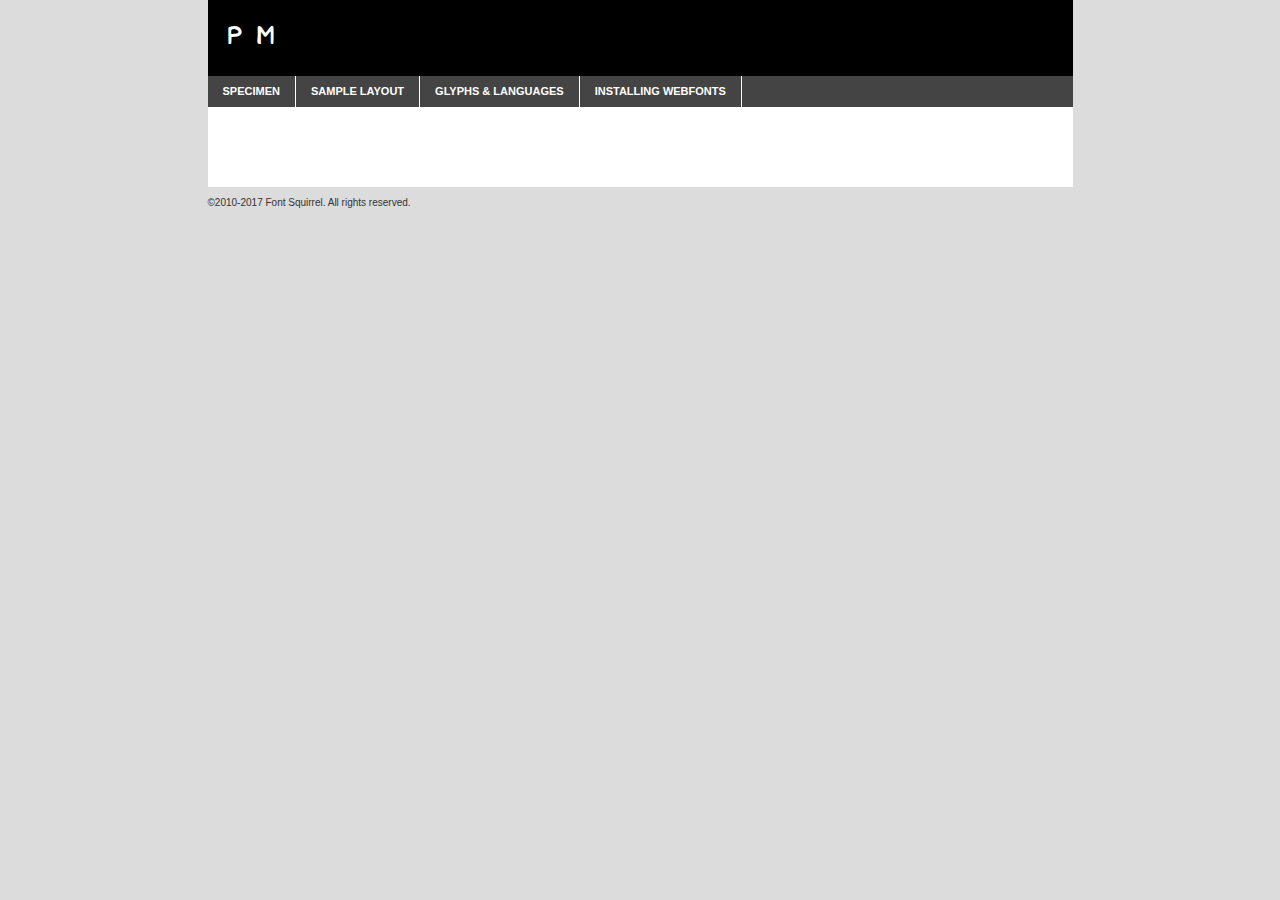
<file: css/fonts/Parker/parker-demo.html>
<!DOCTYPE html PUBLIC "-//W3C//DTD XHTML 1.0 Transitional//EN"
	"http://www.w3.org/TR/xhtml1/DTD/xhtml1-transitional.dtd">

<html xmlns="http://www.w3.org/1999/xhtml" xml:lang="en" lang="en">
<head>
	<meta http-equiv="Content-Type" content="text/html; charset=utf-8" />
	<script src="http://ajax.googleapis.com/ajax/libs/jquery/1.7.2/jquery.min.js" type="text/javascript" charset="utf-8"></script>
	<script type="text/javascript">
	(function($){$.fn.easyTabs=function(option){var param=jQuery.extend({fadeSpeed:"fast",defaultContent:1,activeClass:'active'},option);$(this).each(function(){var thisId="#"+this.id;if(param.defaultContent==''){param.defaultContent=1;}
	if(typeof param.defaultContent=="number")
	{var defaultTab=$(thisId+" .tabs li:eq("+(param.defaultContent-1)+") a").attr('href').substr(1);}else{var defaultTab=param.defaultContent;}
	$(thisId+" .tabs li a").each(function(){var tabToHide=$(this).attr('href').substr(1);$("#"+tabToHide).addClass('easytabs-tab-content');});hideAll();changeContent(defaultTab);function hideAll(){$(thisId+" .easytabs-tab-content").hide();}
	function changeContent(tabId){hideAll();$(thisId+" .tabs li").removeClass(param.activeClass);$(thisId+" .tabs li a[href=#"+tabId+"]").closest('li').addClass(param.activeClass);if(param.fadeSpeed!="none")
	{$(thisId+" #"+tabId).fadeIn(param.fadeSpeed);}else{$(thisId+" #"+tabId).show();}}
	$(thisId+" .tabs li").click(function(){var tabId=$(this).find('a').attr('href').substr(1);changeContent(tabId);return false;});});}})(jQuery);
	</script>
	<link rel="stylesheet" href="specimen_files/specimen_stylesheet.css" type="text/css" charset="utf-8" />
	<link rel="stylesheet" href="stylesheet.css" type="text/css" charset="utf-8" />

	<style type="text/css">
					body{
				font-family: 'parkermedium';
							}
		</style>

	<title>Parker Medium Specimen</title>
	
	
	<script type="text/javascript" charset="utf-8">
		$(document).ready(function() {
			$('#container').easyTabs({defaultContent:1});
		});
	</script>
</head>

<body>
<div id="container">
	<div id="header">
		Parker Medium	</div>
	<ul class="tabs">
		<li><a href="#specimen">Specimen</a></li>
		<li><a href="#layout">Sample Layout</a></li>
				<li><a href="#glyphs">Glyphs &amp; Languages</a></li>
		<li><a href="#installing">Installing Webfonts</a></li>
		
	</ul>
	
	<div id="main_content">

		
			<div id="specimen">
		
				<div class="section">
					<div class="grid12 firstcol">
						<div class="huge">AaBb</div>
					</div>
				</div>
		
				<div class="section">
					<div class="glyph_range">A&#x200B;B&#x200b;C&#x200b;D&#x200b;E&#x200b;F&#x200b;G&#x200b;H&#x200b;I&#x200b;J&#x200b;K&#x200b;L&#x200b;M&#x200b;N&#x200b;O&#x200b;P&#x200b;Q&#x200b;R&#x200b;S&#x200b;T&#x200b;U&#x200b;V&#x200b;W&#x200b;X&#x200b;Y&#x200b;Z&#x200b;a&#x200b;b&#x200b;c&#x200b;d&#x200b;e&#x200b;f&#x200b;g&#x200b;h&#x200b;i&#x200b;j&#x200b;k&#x200b;l&#x200b;m&#x200b;n&#x200b;o&#x200b;p&#x200b;q&#x200b;r&#x200b;s&#x200b;t&#x200b;u&#x200b;v&#x200b;w&#x200b;x&#x200b;y&#x200b;z&#x200b;1&#x200b;2&#x200b;3&#x200b;4&#x200b;5&#x200b;6&#x200b;7&#x200b;8&#x200b;9&#x200b;0&#x200b;&amp;&#x200b;.&#x200b;,&#x200b;?&#x200b;!&#x200b;&#64;&#x200b;(&#x200b;)&#x200b;#&#x200b;$&#x200b;%&#x200b;*&#x200b;+&#x200b;-&#x200b;=&#x200b;:&#x200b;;</div>
				</div>
				<div class="section">
					<div class="grid12 firstcol">
						<table class="sample_table">
							<tr><td>10</td><td class="size10">abcdefghijklmnopqrstuvwxyzABCDEFGHIJKLMNOPQRSTUVWXYZ0123456789abcdefghijklmnopqrstuvwxyzABCDEFGHIJKLMNOPQRSTUVWXYZ0123456789abcdefghijklmnopqrstuvwxyzABCDEFGHIJKLMNOPQRSTUVWXYZ</td></tr>
							<tr><td>11</td><td class="size11">abcdefghijklmnopqrstuvwxyzABCDEFGHIJKLMNOPQRSTUVWXYZ0123456789abcdefghijklmnopqrstuvwxyzABCDEFGHIJKLMNOPQRSTUVWXYZ0123456789abcdefghijklmnopqrstuvwxyzABCDEFGHIJKLMNOPQRSTUVWXYZ</td></tr>
							<tr><td>12</td><td class="size12">abcdefghijklmnopqrstuvwxyzABCDEFGHIJKLMNOPQRSTUVWXYZ0123456789abcdefghijklmnopqrstuvwxyzABCDEFGHIJKLMNOPQRSTUVWXYZ0123456789abcdefghijklmnopqrstuvwxyzABCDEFGHIJKLMNOPQRSTUVWXYZ</td></tr>
							<tr><td>13</td><td class="size13">abcdefghijklmnopqrstuvwxyzABCDEFGHIJKLMNOPQRSTUVWXYZ0123456789abcdefghijklmnopqrstuvwxyzABCDEFGHIJKLMNOPQRSTUVWXYZ0123456789abcdefghijklmnopqrstuvwxyzABCDEFGHIJKLMNOPQRSTUVWXYZ</td></tr>
							<tr><td>14</td><td class="size14">abcdefghijklmnopqrstuvwxyzABCDEFGHIJKLMNOPQRSTUVWXYZ0123456789abcdefghijklmnopqrstuvwxyzABCDEFGHIJKLMNOPQRSTUVWXYZ0123456789abcdefghijklmnopqrstuvwxyzABCDEFGHIJKLMNOPQRSTUVWXYZ</td></tr>
							<tr><td>16</td><td class="size16">abcdefghijklmnopqrstuvwxyzABCDEFGHIJKLMNOPQRSTUVWXYZ0123456789abcdefghijklmnopqrstuvwxyzABCDEFGHIJKLMNOPQRSTUVWXYZ</td></tr>
							<tr><td>18</td><td class="size18">abcdefghijklmnopqrstuvwxyzABCDEFGHIJKLMNOPQRSTUVWXYZ0123456789abcdefghijklmnopqrstuvwxyzABCDEFGHIJKLMNOPQRSTUVWXYZ</td></tr>
							<tr><td>20</td><td class="size20">abcdefghijklmnopqrstuvwxyzABCDEFGHIJKLMNOPQRSTUVWXYZ0123456789abcdefghijklmnopqrstuvwxyzABCDEFGHIJKLMNOPQRSTUVWXYZ</td></tr>
							<tr><td>24</td><td class="size24">abcdefghijklmnopqrstuvwxyzABCDEFGHIJKLMNOPQRSTUVWXYZ0123456789abcdefghijklmnopqrstuvwxyzABCDEFGHIJKLMNOPQRSTUVWXYZ</td></tr>
							<tr><td>30</td><td class="size30">abcdefghijklmnopqrstuvwxyzABCDEFGHIJKLMNOPQRSTUVWXYZ0123456789abcdefghijklmnopqrstuvwxyzABCDEFGHIJKLMNOPQRSTUVWXYZ</td></tr>
							<tr><td>36</td><td class="size36">abcdefghijklmnopqrstuvwxyzABCDEFGHIJKLMNOPQRSTUVWXYZ0123456789abcdefghijklmnopqrstuvwxyzABCDEFGHIJKLMNOPQRSTUVWXYZ</td></tr>
							<tr><td>48</td><td class="size48">abcdefghijklmnopqrstuvwxyzABCDEFGHIJKLMNOPQRSTUVWXYZ0123456789abcdefghijklmnopqrstuvwxyzABCDEFGHIJKLMNOPQRSTUVWXYZ</td></tr>
							<tr><td>60</td><td class="size60">abcdefghijklmnopqrstuvwxyzABCDEFGHIJKLMNOPQRSTUVWXYZ0123456789abcdefghijklmnopqrstuvwxyzABCDEFGHIJKLMNOPQRSTUVWXYZ</td></tr>
							<tr><td>72</td><td class="size72">abcdefghijklmnopqrstuvwxyzABCDEFGHIJKLMNOPQRSTUVWXYZ0123456789abcdefghijklmnopqrstuvwxyzABCDEFGHIJKLMNOPQRSTUVWXYZ</td></tr>
							<tr><td>90</td><td class="size90">abcdefghijklmnopqrstuvwxyzABCDEFGHIJKLMNOPQRSTUVWXYZ0123456789abcdefghijklmnopqrstuvwxyzABCDEFGHIJKLMNOPQRSTUVWXYZ</td></tr>
						</table>
				
					</div>
			
				</div>
		
		
		
								<div class="section" id="bodycomparison">


										<div id="xheight">
				<div class="fontbody">&#x25FC;&#x25FC;&#x25FC;&#x25FC;&#x25FC;&#x25FC;&#x25FC;&#x25FC;&#x25FC;&#x25FC;&#x25FC;&#x25FC;&#x25FC;&#x25FC;&#x25FC;&#x25FC;&#x25FC;&#x25FC;&#x25FC;&#x25FC;&#x25FC;&#x25FC;&#x25FC;&#x25FC;&#x25FC;&#x25FC;&#x25FC;&#x25FC;&#x25FC;&#x25FC;&#x25FC;&#x25FC;&#x25FC;&#x25FC;&#x25FC;&#x25FC;&#x25FC;&#x25FC;&#x25FC;&#x25FC;&#x25FC;&#x25FC;&#x25FC;&#x25FC;&#x25FC;&#x25FC;&#x25FC;&#x25FC;&#x25FC;&#x25FC;&#x25FC;&#x25FC;&#x25FC;&#x25FC;&#x25FC;&#x25FC;&#x25FC;&#x25FC;&#x25FC;&#x25FC;&#x25FC;&#x25FC;&#x25FC;&#x25FC;&#x25FC;&#x25FC;&#x25FC;&#x25FC;&#x25FC;&#x25FC;&#x25FC;&#x25FC;&#x25FC;&#x25FC;&#x25FC;&#x25FC;&#x25FC;&#x25FC;&#x25FC;&#x25FC;&#x25FC;&#x25FC;&#x25FC;&#x25FC;&#x25FC;&#x25FC;&#x25FC;&#x25FC;&#x25FC;&#x25FC;&#x25FC;&#x25FC;&#x25FC;&#x25FC;&#x25FC;&#x25FC;&#x25FC;&#x25FC;&#x25FC;body</div><div class="arialbody">body</div><div class="verdanabody">body</div><div class="georgiabody">body</div></div>
										<div class="fontbody" style="z-index:1">
											body<span>Parker Medium</span>
										</div>
										<div class="arialbody" style="z-index:1">
											body<span>Arial</span>
										</div>
										<div class="verdanabody" style="z-index:1">
											body<span>Verdana</span>
										</div>
										<div class="georgiabody" style="z-index:1">
											body<span>Georgia</span>
										</div>



								</div>
		
		
				<div class="section psample psample_row1" id="">
					
					<div class="grid2 firstcol">
						<p class="size10"><span>10.</span>Aenean lacinia bibendum nulla sed consectetur. Fusce dapibus, tellus ac cursus commodo, tortor mauris condimentum nibh, ut fermentum massa justo sit amet risus. Nullam id dolor id nibh ultricies vehicula ut id elit. Cum sociis natoque penatibus et magnis dis parturient montes, nascetur ridiculus mus. Nulla vitae elit libero, a pharetra augue.</p>
			
					</div>
					<div class="grid3">
						<p class="size11"><span>11.</span>Aenean lacinia bibendum nulla sed consectetur. Fusce dapibus, tellus ac cursus commodo, tortor mauris condimentum nibh, ut fermentum massa justo sit amet risus. Nullam id dolor id nibh ultricies vehicula ut id elit. Cum sociis natoque penatibus et magnis dis parturient montes, nascetur ridiculus mus. Nulla vitae elit libero, a pharetra augue.</p>
			
					</div>
					<div class="grid3">
						<p class="size12"><span>12.</span>Aenean lacinia bibendum nulla sed consectetur. Fusce dapibus, tellus ac cursus commodo, tortor mauris condimentum nibh, ut fermentum massa justo sit amet risus. Nullam id dolor id nibh ultricies vehicula ut id elit. Cum sociis natoque penatibus et magnis dis parturient montes, nascetur ridiculus mus. Nulla vitae elit libero, a pharetra augue.</p>
			
					</div>
					<div class="grid4">
						<p class="size13"><span>13.</span>Aenean lacinia bibendum nulla sed consectetur. Fusce dapibus, tellus ac cursus commodo, tortor mauris condimentum nibh, ut fermentum massa justo sit amet risus. Nullam id dolor id nibh ultricies vehicula ut id elit. Cum sociis natoque penatibus et magnis dis parturient montes, nascetur ridiculus mus. Nulla vitae elit libero, a pharetra augue.</p>
			
					</div>
					<div class="white_blend"></div>
					
				</div>
				<div class="section psample psample_row2" id="">
					<div class="grid3 firstcol">
						<p class="size14"><span>14.</span>Aenean lacinia bibendum nulla sed consectetur. Fusce dapibus, tellus ac cursus commodo, tortor mauris condimentum nibh, ut fermentum massa justo sit amet risus. Nullam id dolor id nibh ultricies vehicula ut id elit. Cum sociis natoque penatibus et magnis dis parturient montes, nascetur ridiculus mus. Nulla vitae elit libero, a pharetra augue.</p>
			
					</div>
					<div class="grid4">
						<p class="size16"><span>16.</span>Aenean lacinia bibendum nulla sed consectetur. Fusce dapibus, tellus ac cursus commodo, tortor mauris condimentum nibh, ut fermentum massa justo sit amet risus. Nullam id dolor id nibh ultricies vehicula ut id elit. Cum sociis natoque penatibus et magnis dis parturient montes, nascetur ridiculus mus. Nulla vitae elit libero, a pharetra augue.</p>
			
					</div>
					<div class="grid5">
						<p class="size18"><span>18.</span>Aenean lacinia bibendum nulla sed consectetur. Fusce dapibus, tellus ac cursus commodo, tortor mauris condimentum nibh, ut fermentum massa justo sit amet risus. Nullam id dolor id nibh ultricies vehicula ut id elit. Cum sociis natoque penatibus et magnis dis parturient montes, nascetur ridiculus mus. Nulla vitae elit libero, a pharetra augue.</p>
			
					</div>

					<div class="white_blend"></div>

				</div>
				
				<div class="section psample psample_row3" id="">
					<div class="grid5 firstcol">
						<p class="size20"><span>20.</span>Aenean lacinia bibendum nulla sed consectetur. Fusce dapibus, tellus ac cursus commodo, tortor mauris condimentum nibh, ut fermentum massa justo sit amet risus. Nullam id dolor id nibh ultricies vehicula ut id elit. Cum sociis natoque penatibus et magnis dis parturient montes, nascetur ridiculus mus. Nulla vitae elit libero, a pharetra augue.</p>
					</div>
					<div class="grid7">
						<p class="size24"><span>24.</span>Aenean lacinia bibendum nulla sed consectetur. Fusce dapibus, tellus ac cursus commodo, tortor mauris condimentum nibh, ut fermentum massa justo sit amet risus. Nullam id dolor id nibh ultricies vehicula ut id elit. Cum sociis natoque penatibus et magnis dis parturient montes, nascetur ridiculus mus. Nulla vitae elit libero, a pharetra augue.</p>
					</div>
					
					<div class="white_blend"></div>
					
				</div>
				
				<div class="section psample psample_row4" id="">
					<div class="grid12 firstcol">
						<p class="size30"><span>30.</span>Aenean lacinia bibendum nulla sed consectetur. Fusce dapibus, tellus ac cursus commodo, tortor mauris condimentum nibh, ut fermentum massa justo sit amet risus. Nullam id dolor id nibh ultricies vehicula ut id elit. Cum sociis natoque penatibus et magnis dis parturient montes, nascetur ridiculus mus. Nulla vitae elit libero, a pharetra augue.</p>
					</div>
					<div class="white_blend"></div>
					
				</div>
				
				
				
				<div class="section psample psample_row1 fullreverse">
					<div class="grid2 firstcol">
						<p class="size10"><span>10.</span>Aenean lacinia bibendum nulla sed consectetur. Fusce dapibus, tellus ac cursus commodo, tortor mauris condimentum nibh, ut fermentum massa justo sit amet risus. Nullam id dolor id nibh ultricies vehicula ut id elit. Cum sociis natoque penatibus et magnis dis parturient montes, nascetur ridiculus mus. Nulla vitae elit libero, a pharetra augue.</p>
			
					</div>
					<div class="grid3">
						<p class="size11"><span>11.</span>Aenean lacinia bibendum nulla sed consectetur. Fusce dapibus, tellus ac cursus commodo, tortor mauris condimentum nibh, ut fermentum massa justo sit amet risus. Nullam id dolor id nibh ultricies vehicula ut id elit. Cum sociis natoque penatibus et magnis dis parturient montes, nascetur ridiculus mus. Nulla vitae elit libero, a pharetra augue.</p>
			
					</div>
					<div class="grid3">
						<p class="size12"><span>12.</span>Aenean lacinia bibendum nulla sed consectetur. Fusce dapibus, tellus ac cursus commodo, tortor mauris condimentum nibh, ut fermentum massa justo sit amet risus. Nullam id dolor id nibh ultricies vehicula ut id elit. Cum sociis natoque penatibus et magnis dis parturient montes, nascetur ridiculus mus. Nulla vitae elit libero, a pharetra augue.</p>
			
					</div>
					<div class="grid4">
						<p class="size13"><span>13.</span>Aenean lacinia bibendum nulla sed consectetur. Fusce dapibus, tellus ac cursus commodo, tortor mauris condimentum nibh, ut fermentum massa justo sit amet risus. Nullam id dolor id nibh ultricies vehicula ut id elit. Cum sociis natoque penatibus et magnis dis parturient montes, nascetur ridiculus mus. Nulla vitae elit libero, a pharetra augue.</p>
			
					</div>
					<div class="black_blend"></div>
					
				</div>
				
				<div class="section psample psample_row2 fullreverse">
					<div class="grid3 firstcol">
						<p class="size14"><span>14.</span>Aenean lacinia bibendum nulla sed consectetur. Fusce dapibus, tellus ac cursus commodo, tortor mauris condimentum nibh, ut fermentum massa justo sit amet risus. Nullam id dolor id nibh ultricies vehicula ut id elit. Cum sociis natoque penatibus et magnis dis parturient montes, nascetur ridiculus mus. Nulla vitae elit libero, a pharetra augue.</p>
			
					</div>
					<div class="grid4">
						<p class="size16"><span>16.</span>Aenean lacinia bibendum nulla sed consectetur. Fusce dapibus, tellus ac cursus commodo, tortor mauris condimentum nibh, ut fermentum massa justo sit amet risus. Nullam id dolor id nibh ultricies vehicula ut id elit. Cum sociis natoque penatibus et magnis dis parturient montes, nascetur ridiculus mus. Nulla vitae elit libero, a pharetra augue.</p>
			
					</div>
					<div class="grid5">
						<p class="size18"><span>18.</span>Aenean lacinia bibendum nulla sed consectetur. Fusce dapibus, tellus ac cursus commodo, tortor mauris condimentum nibh, ut fermentum massa justo sit amet risus. Nullam id dolor id nibh ultricies vehicula ut id elit. Cum sociis natoque penatibus et magnis dis parturient montes, nascetur ridiculus mus. Nulla vitae elit libero, a pharetra augue.</p>
			
					</div>
					<div class="black_blend"></div>

				</div>
				
				<div class="section psample fullreverse psample_row3" id="">
					<div class="grid5 firstcol">
						<p class="size20"><span>20.</span>Aenean lacinia bibendum nulla sed consectetur. Fusce dapibus, tellus ac cursus commodo, tortor mauris condimentum nibh, ut fermentum massa justo sit amet risus. Nullam id dolor id nibh ultricies vehicula ut id elit. Cum sociis natoque penatibus et magnis dis parturient montes, nascetur ridiculus mus. Nulla vitae elit libero, a pharetra augue.</p>
					</div>
					<div class="grid7">
						<p class="size24"><span>24.</span>Aenean lacinia bibendum nulla sed consectetur. Fusce dapibus, tellus ac cursus commodo, tortor mauris condimentum nibh, ut fermentum massa justo sit amet risus. Nullam id dolor id nibh ultricies vehicula ut id elit. Cum sociis natoque penatibus et magnis dis parturient montes, nascetur ridiculus mus. Nulla vitae elit libero, a pharetra augue.</p>
					</div>
					
					<div class="black_blend"></div>
					
				</div>
				
				<div class="section psample fullreverse psample_row4" id="" style="border-bottom: 20px #000 solid;">
					<div class="grid12 firstcol">
						<p class="size30"><span>30.</span>Aenean lacinia bibendum nulla sed consectetur. Fusce dapibus, tellus ac cursus commodo, tortor mauris condimentum nibh, ut fermentum massa justo sit amet risus. Nullam id dolor id nibh ultricies vehicula ut id elit. Cum sociis natoque penatibus et magnis dis parturient montes, nascetur ridiculus mus. Nulla vitae elit libero, a pharetra augue.</p>
					</div>
					<div class="black_blend"></div>
					
				</div>
				
				
				
				
			</div>
			
			<div id="layout">
				
				<div class="section">
					
					<div class="grid12 firstcol">
						<h1>Lorem Ipsum Dolor</h1>
						<h2>Etiam porta sem malesuada magna mollis euismod</h2>
						
						<p class="byline">By <a href="#link">Aenean Lacinia</a></p>
					</div>
				</div>
				<div class="section">
					<div class="grid8 firstcol">
						<p class="large">Donec sed odio dui. Morbi leo risus, porta ac consectetur ac, vestibulum at eros. Fusce dapibus, tellus ac cursus commodo, tortor mauris condimentum nibh, ut fermentum massa justo sit amet risus. </p>

						
						<h3>Pellentesque ornare sem</h3>

						<p>Maecenas sed diam eget risus varius blandit sit amet non magna. Maecenas faucibus mollis interdum. Donec ullamcorper nulla non metus auctor fringilla. Nullam id dolor id nibh ultricies vehicula ut id elit. Nullam id dolor id nibh ultricies vehicula ut id elit. </p>

						<p>Aenean eu leo quam. Pellentesque ornare sem lacinia quam venenatis vestibulum. Lorem ipsum dolor sit amet, consectetur adipiscing elit. Cum sociis natoque penatibus et magnis dis parturient montes, nascetur ridiculus mus. </p>

						<p>Nulla vitae elit libero, a pharetra augue. Praesent commodo cursus magna, vel scelerisque nisl consectetur et. Aenean lacinia bibendum nulla sed consectetur. </p>

						<p>Nullam quis risus eget urna mollis ornare vel eu leo. Nullam quis risus eget urna mollis ornare vel eu leo. Maecenas sed diam eget risus varius blandit sit amet non magna. Donec ullamcorper nulla non metus auctor fringilla. </p>

						<h3>Cras mattis consectetur</h3>

						<p>Aenean eu leo quam. Pellentesque ornare sem lacinia quam venenatis vestibulum. Aenean lacinia bibendum nulla sed consectetur. Integer posuere erat a ante venenatis dapibus posuere velit aliquet. Cras mattis consectetur purus sit amet fermentum. </p>

						<p>Nullam id dolor id nibh ultricies vehicula ut id elit. Nullam quis risus eget urna mollis ornare vel eu leo. Cras mattis consectetur purus sit amet fermentum.</p>
					</div>
					
					<div class="grid4 sidebar">
						
						<div class="box reverse">
							<p class="last">Nullam quis risus eget urna mollis ornare vel eu leo. Donec ullamcorper nulla non metus auctor fringilla. Cras mattis consectetur purus sit amet fermentum. Sed posuere consectetur est at lobortis. Lorem ipsum dolor sit amet, consectetur adipiscing elit. </p>
						</div>
						
						<p class="caption">Maecenas sed diam eget risus varius.</p>

						<p>Vestibulum id ligula porta felis euismod semper. Integer posuere erat a ante venenatis dapibus posuere velit aliquet. Vestibulum id ligula porta felis euismod semper. Sed posuere consectetur est at lobortis. Maecenas sed diam eget risus varius blandit sit amet non magna. Fusce dapibus, tellus ac cursus commodo, tortor mauris condimentum nibh, ut fermentum massa justo sit amet risus. </p>

					

						<p>Duis mollis, est non commodo luctus, nisi erat porttitor ligula, eget lacinia odio sem nec elit. Aenean lacinia bibendum nulla sed consectetur. Vivamus sagittis lacus vel augue laoreet rutrum faucibus dolor auctor. Aenean lacinia bibendum nulla sed consectetur. Nullam quis risus eget urna mollis ornare vel eu leo. </p>

						<p>Praesent commodo cursus magna, vel scelerisque nisl consectetur et. Donec ullamcorper nulla non metus auctor fringilla. Maecenas faucibus mollis interdum. Fusce dapibus, tellus ac cursus commodo, tortor mauris condimentum nibh, ut fermentum massa justo sit amet risus. </p>

					</div>
				</div>
				
			</div>


			



		<div id="glyphs">
			<div class="section">
				<div class="grid12 firstcol">
			
				<h1>Language Support</h1>
				<p>The subset of Parker Medium in this kit supports the following languages:<br />
			
					Albanian, English, Frisian, German, Malagasy, Alsatian, Arrernte, Bislama, Cebuano, Fijian, Gilbertese, Hmong, Hopi, Ibanag, Iloko_ilokano, Indonesian, Interglossa_glosa, Interlingua, Jerriais, Lojban, Luxembourgeois, Manx, Norfolk_pitcairnese, Oromo, Potawatomi, Rotokas, Sardinian, Seychelles_creole, Shona, Somali, Southern_ndebele, Swahili, Swati_swazi, Tok_pisin, Uyghur_latinized, Volapuk, Warlpiri, Xhosa, Yapese, Zulu, Latinbasic, Demo				</p>
				<h1>Glyph Chart</h1>
				<p>The subset of Parker Medium in this kit includes all the glyphs listed below. Unicode entities are included above each glyph to help you insert individual characters into your layout.</p>
				<div id="glyph_chart">
			
																				 <div><p>&amp;#13;</p>&#13;</div>
																				 <div><p>&amp;#32;</p>&#32;</div>
																				 <div><p>&amp;#33;</p>&#33;</div>
																				 <div><p>&amp;#35;</p>&#35;</div>
																				 <div><p>&amp;#36;</p>&#36;</div>
																				 <div><p>&amp;#37;</p>&#37;</div>
																				 <div><p>&amp;#38;</p>&#38;</div>
																				 <div><p>&amp;#39;</p>&#39;</div>
																				 <div><p>&amp;#40;</p>&#40;</div>
																				 <div><p>&amp;#41;</p>&#41;</div>
																				 <div><p>&amp;#42;</p>&#42;</div>
																				 <div><p>&amp;#43;</p>&#43;</div>
																				 <div><p>&amp;#44;</p>&#44;</div>
																				 <div><p>&amp;#45;</p>&#45;</div>
																				 <div><p>&amp;#46;</p>&#46;</div>
																				 <div><p>&amp;#47;</p>&#47;</div>
																				 <div><p>&amp;#48;</p>&#48;</div>
																				 <div><p>&amp;#49;</p>&#49;</div>
																				 <div><p>&amp;#50;</p>&#50;</div>
																				 <div><p>&amp;#51;</p>&#51;</div>
																				 <div><p>&amp;#52;</p>&#52;</div>
																				 <div><p>&amp;#53;</p>&#53;</div>
																				 <div><p>&amp;#54;</p>&#54;</div>
																				 <div><p>&amp;#55;</p>&#55;</div>
																				 <div><p>&amp;#56;</p>&#56;</div>
																				 <div><p>&amp;#57;</p>&#57;</div>
																				 <div><p>&amp;#58;</p>&#58;</div>
																				 <div><p>&amp;#59;</p>&#59;</div>
																				 <div><p>&amp;#60;</p>&#60;</div>
																				 <div><p>&amp;#61;</p>&#61;</div>
																				 <div><p>&amp;#62;</p>&#62;</div>
																				 <div><p>&amp;#63;</p>&#63;</div>
																				 <div><p>&amp;#64;</p>&#64;</div>
																				 <div><p>&amp;#65;</p>&#65;</div>
																				 <div><p>&amp;#66;</p>&#66;</div>
																				 <div><p>&amp;#67;</p>&#67;</div>
																				 <div><p>&amp;#68;</p>&#68;</div>
																				 <div><p>&amp;#69;</p>&#69;</div>
																				 <div><p>&amp;#70;</p>&#70;</div>
																				 <div><p>&amp;#71;</p>&#71;</div>
																				 <div><p>&amp;#72;</p>&#72;</div>
																				 <div><p>&amp;#73;</p>&#73;</div>
																				 <div><p>&amp;#74;</p>&#74;</div>
																				 <div><p>&amp;#75;</p>&#75;</div>
																				 <div><p>&amp;#76;</p>&#76;</div>
																				 <div><p>&amp;#77;</p>&#77;</div>
																				 <div><p>&amp;#78;</p>&#78;</div>
																				 <div><p>&amp;#79;</p>&#79;</div>
																				 <div><p>&amp;#80;</p>&#80;</div>
																				 <div><p>&amp;#81;</p>&#81;</div>
																				 <div><p>&amp;#82;</p>&#82;</div>
																				 <div><p>&amp;#83;</p>&#83;</div>
																				 <div><p>&amp;#84;</p>&#84;</div>
																				 <div><p>&amp;#85;</p>&#85;</div>
																				 <div><p>&amp;#86;</p>&#86;</div>
																				 <div><p>&amp;#87;</p>&#87;</div>
																				 <div><p>&amp;#88;</p>&#88;</div>
																				 <div><p>&amp;#89;</p>&#89;</div>
																				 <div><p>&amp;#90;</p>&#90;</div>
																				 <div><p>&amp;#91;</p>&#91;</div>
																				 <div><p>&amp;#92;</p>&#92;</div>
																				 <div><p>&amp;#93;</p>&#93;</div>
																				 <div><p>&amp;#97;</p>&#97;</div>
																				 <div><p>&amp;#98;</p>&#98;</div>
																				 <div><p>&amp;#99;</p>&#99;</div>
																				 <div><p>&amp;#100;</p>&#100;</div>
																				 <div><p>&amp;#101;</p>&#101;</div>
																				 <div><p>&amp;#102;</p>&#102;</div>
																				 <div><p>&amp;#103;</p>&#103;</div>
																				 <div><p>&amp;#104;</p>&#104;</div>
																				 <div><p>&amp;#105;</p>&#105;</div>
																				 <div><p>&amp;#106;</p>&#106;</div>
																				 <div><p>&amp;#107;</p>&#107;</div>
																				 <div><p>&amp;#108;</p>&#108;</div>
																				 <div><p>&amp;#109;</p>&#109;</div>
																				 <div><p>&amp;#110;</p>&#110;</div>
																				 <div><p>&amp;#111;</p>&#111;</div>
																				 <div><p>&amp;#112;</p>&#112;</div>
																				 <div><p>&amp;#113;</p>&#113;</div>
																				 <div><p>&amp;#114;</p>&#114;</div>
																				 <div><p>&amp;#115;</p>&#115;</div>
																				 <div><p>&amp;#116;</p>&#116;</div>
																				 <div><p>&amp;#117;</p>&#117;</div>
																				 <div><p>&amp;#118;</p>&#118;</div>
																				 <div><p>&amp;#119;</p>&#119;</div>
																				 <div><p>&amp;#120;</p>&#120;</div>
																				 <div><p>&amp;#121;</p>&#121;</div>
																				 <div><p>&amp;#122;</p>&#122;</div>
																				 <div><p>&amp;#123;</p>&#123;</div>
																				 <div><p>&amp;#124;</p>&#124;</div>
																				 <div><p>&amp;#125;</p>&#125;</div>
																				 <div><p>&amp;#126;</p>&#126;</div>
																				 <div><p>&amp;#160;</p>&#160;</div>
																				 <div><p>&amp;#162;</p>&#162;</div>
																				 <div><p>&amp;#163;</p>&#163;</div>
																				 <div><p>&amp;#167;</p>&#167;</div>
																				 <div><p>&amp;#171;</p>&#171;</div>
																				 <div><p>&amp;#173;</p>&#173;</div>
																				 <div><p>&amp;#187;</p>&#187;</div>
																				 <div><p>&amp;#191;</p>&#191;</div>
																				 <div><p>&amp;#192;</p>&#192;</div>
																				 <div><p>&amp;#193;</p>&#193;</div>
																				 <div><p>&amp;#194;</p>&#194;</div>
																				 <div><p>&amp;#196;</p>&#196;</div>
																				 <div><p>&amp;#199;</p>&#199;</div>
																				 <div><p>&amp;#200;</p>&#200;</div>
																				 <div><p>&amp;#201;</p>&#201;</div>
																				 <div><p>&amp;#202;</p>&#202;</div>
																				 <div><p>&amp;#203;</p>&#203;</div>
																				 <div><p>&amp;#206;</p>&#206;</div>
																				 <div><p>&amp;#207;</p>&#207;</div>
																				 <div><p>&amp;#209;</p>&#209;</div>
																				 <div><p>&amp;#211;</p>&#211;</div>
																				 <div><p>&amp;#212;</p>&#212;</div>
																				 <div><p>&amp;#214;</p>&#214;</div>
																				 <div><p>&amp;#217;</p>&#217;</div>
																				 <div><p>&amp;#218;</p>&#218;</div>
																				 <div><p>&amp;#219;</p>&#219;</div>
																				 <div><p>&amp;#220;</p>&#220;</div>
																				 <div><p>&amp;#223;</p>&#223;</div>
																				 <div><p>&amp;#224;</p>&#224;</div>
																				 <div><p>&amp;#225;</p>&#225;</div>
																				 <div><p>&amp;#226;</p>&#226;</div>
																				 <div><p>&amp;#228;</p>&#228;</div>
																				 <div><p>&amp;#231;</p>&#231;</div>
																				 <div><p>&amp;#232;</p>&#232;</div>
																				 <div><p>&amp;#233;</p>&#233;</div>
																				 <div><p>&amp;#234;</p>&#234;</div>
																				 <div><p>&amp;#235;</p>&#235;</div>
																				 <div><p>&amp;#238;</p>&#238;</div>
																				 <div><p>&amp;#239;</p>&#239;</div>
																				 <div><p>&amp;#243;</p>&#243;</div>
																				 <div><p>&amp;#244;</p>&#244;</div>
																				 <div><p>&amp;#246;</p>&#246;</div>
																				 <div><p>&amp;#249;</p>&#249;</div>
																				 <div><p>&amp;#250;</p>&#250;</div>
																				 <div><p>&amp;#251;</p>&#251;</div>
																				 <div><p>&amp;#252;</p>&#252;</div>
																				 <div><p>&amp;#8192;</p>&#8192;</div>
																				 <div><p>&amp;#8193;</p>&#8193;</div>
																				 <div><p>&amp;#8194;</p>&#8194;</div>
																				 <div><p>&amp;#8195;</p>&#8195;</div>
																				 <div><p>&amp;#8196;</p>&#8196;</div>
																				 <div><p>&amp;#8197;</p>&#8197;</div>
																				 <div><p>&amp;#8198;</p>&#8198;</div>
																				 <div><p>&amp;#8199;</p>&#8199;</div>
																				 <div><p>&amp;#8200;</p>&#8200;</div>
																				 <div><p>&amp;#8201;</p>&#8201;</div>
																				 <div><p>&amp;#8202;</p>&#8202;</div>
																				 <div><p>&amp;#8208;</p>&#8208;</div>
																				 <div><p>&amp;#8209;</p>&#8209;</div>
																				 <div><p>&amp;#8210;</p>&#8210;</div>
																				 <div><p>&amp;#8211;</p>&#8211;</div>
																				 <div><p>&amp;#8212;</p>&#8212;</div>
																				 <div><p>&amp;#8220;</p>&#8220;</div>
																				 <div><p>&amp;#8222;</p>&#8222;</div>
																				 <div><p>&amp;#8226;</p>&#8226;</div>
																				 <div><p>&amp;#8239;</p>&#8239;</div>
																				 <div><p>&amp;#8287;</p>&#8287;</div>
																				 <div><p>&amp;#8364;</p>&#8364;</div>
																				 <div><p>&amp;#9724;</p>&#9724;</div>
																																						</div>	
				</div>
		
		
			</div>
		</div>
		
		
		<div id="specs">
			
		</div>
	
		<div id="installing">
			<div class="section">
				<div class="grid7 firstcol">
					<h1>Installing Webfonts</h1>
					
					<p>Webfonts are supported by all major browser platforms but not all in the same way. There are currently four different font formats that must be included in order to target all browsers. This includes TTF, WOFF, EOT and SVG.</p>
					
					<h2>1. Upload your webfonts</h2>
					<p>You must upload your webfont kit to your website. They should be in or near the same directory as your CSS files.</p>
					
					<h2>2. Include the webfont stylesheet</h2>
					<p>A special CSS @font-face declaration helps the various browsers select the appropriate font it needs without causing you a bunch of headaches. Learn more about this syntax by reading the <a href="https://www.fontspring.com/blog/further-hardening-of-the-bulletproof-syntax">Fontspring blog post</a> about it. The code for it is as follows:</p>


<code>
@font-face{ 
	font-family: 'MyWebFont';
	src: url('WebFont.eot');
	src: url('WebFont.eot?#iefix') format('embedded-opentype'),
	     url('WebFont.woff') format('woff'),
	     url('WebFont.ttf') format('truetype'),
	     url('WebFont.svg#webfont') format('svg');
}
</code>

	<p>We've already gone ahead and generated the code for you. All you have to do is link to the stylesheet in your HTML, like this:</p>
	<code>&lt;link rel=&quot;stylesheet&quot; href=&quot;stylesheet.css&quot; type=&quot;text/css&quot; charset=&quot;utf-8&quot; /&gt;</code>

					<h2>3. Modify your own stylesheet</h2>
					<p>To take advantage of your new fonts, you must tell your stylesheet to use them. Look at the original @font-face declaration above and find the property called "font-family." The name linked there will be what you use to reference the font. Prepend that webfont name to the font stack in the "font-family" property, inside the selector you want to change. For example:</p>
<code>p { font-family: 'WebFont', Arial, sans-serif; }</code>

<h2>4. Test</h2>
<p>Getting webfonts to work cross-browser <em>can</em> be tricky. Use the information in the sidebar to help you if you find that fonts aren't loading in a particular browser.</p>
				</div>
				
				<div class="grid5 sidebar">
					<div class="box">
						<h2>Troubleshooting<br />Font-Face Problems</h2>
						<p>Having trouble getting your webfonts to load in your new website? Here are some tips to sort out what might be the problem.</p>

						<h3>Fonts not showing in any browser</h3>

						<p>This sounds like you need to work on the plumbing. You either did not upload the fonts to the correct directory, or you did not link the fonts properly in the CSS. If you've confirmed that all this is correct and you still have a problem, take a look at your .htaccess file and see if requests are getting intercepted.</p>

						<h3>Fonts not loading in iPhone or iPad</h3>

						<p>The most common problem here is that you are serving the fonts from an IIS server. IIS refuses to serve files that have unknown MIME types. If that is the case, you must set the MIME type for SVG to "image/svg+xml" in the server settings. Follow these instructions from Microsoft if you need help.</p>

						<h3>Fonts not loading in Firefox</h3>

						<p>The primary reason for this failure? You are still using a version Firefox older than 3.5. So upgrade already! If that isn't it, then you are very likely serving fonts from a different domain. Firefox requires that all font assets be served from the same domain. Lastly it is possible that you need to add WOFF to your list of MIME types (if you are serving via IIS.)</p>

						<h3>Fonts not loading in IE</h3>

						<p>Are you looking at Internet Explorer on an actual Windows machine or are you cheating by using a service like Adobe BrowserLab? Many of these screenshot services do not render @font-face for IE. Best to test it on a real machine.</p>

						<h3>Fonts not loading in IE9</h3>

						<p>IE9, like Firefox, requires that fonts be served from the same domain as the website. Make sure that is the case.</p>
					</div>
				</div>
			</div>
			
		</div>
	
	</div>
	<div id="footer">
		<p>&copy;2010-2017 Font Squirrel. All rights reserved.</p>
	</div>
</div>
</body>
</html>
</file>
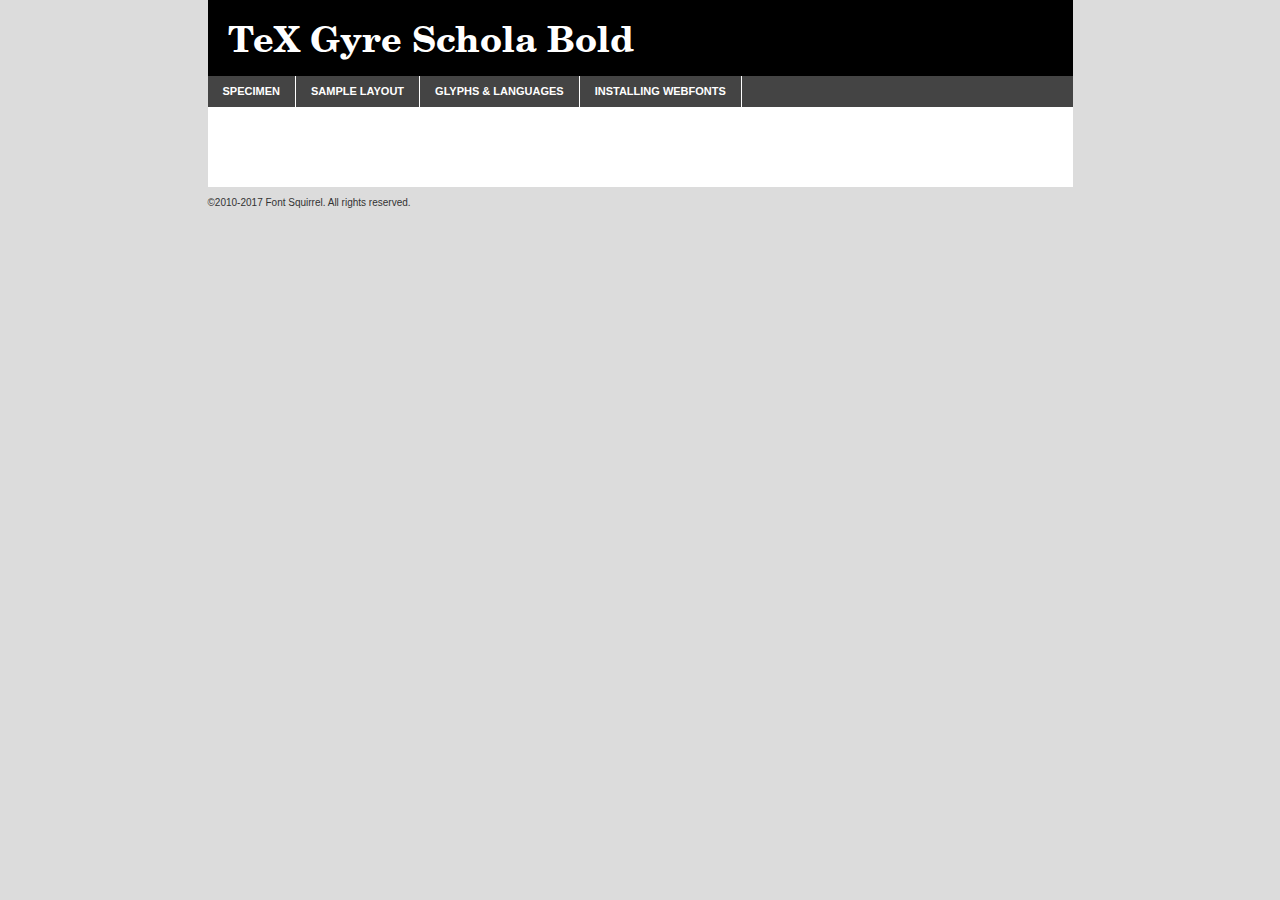
<file: css/fonts/Tex Gyre Bold/texgyreschola-bold-demo.html>
<!DOCTYPE html PUBLIC "-//W3C//DTD XHTML 1.0 Transitional//EN"
	"http://www.w3.org/TR/xhtml1/DTD/xhtml1-transitional.dtd">

<html xmlns="http://www.w3.org/1999/xhtml" xml:lang="en" lang="en">
<head>
	<meta http-equiv="Content-Type" content="text/html; charset=utf-8" />
	<script src="http://ajax.googleapis.com/ajax/libs/jquery/1.7.2/jquery.min.js" type="text/javascript" charset="utf-8"></script>
	<script type="text/javascript">
	(function($){$.fn.easyTabs=function(option){var param=jQuery.extend({fadeSpeed:"fast",defaultContent:1,activeClass:'active'},option);$(this).each(function(){var thisId="#"+this.id;if(param.defaultContent==''){param.defaultContent=1;}
	if(typeof param.defaultContent=="number")
	{var defaultTab=$(thisId+" .tabs li:eq("+(param.defaultContent-1)+") a").attr('href').substr(1);}else{var defaultTab=param.defaultContent;}
	$(thisId+" .tabs li a").each(function(){var tabToHide=$(this).attr('href').substr(1);$("#"+tabToHide).addClass('easytabs-tab-content');});hideAll();changeContent(defaultTab);function hideAll(){$(thisId+" .easytabs-tab-content").hide();}
	function changeContent(tabId){hideAll();$(thisId+" .tabs li").removeClass(param.activeClass);$(thisId+" .tabs li a[href=#"+tabId+"]").closest('li').addClass(param.activeClass);if(param.fadeSpeed!="none")
	{$(thisId+" #"+tabId).fadeIn(param.fadeSpeed);}else{$(thisId+" #"+tabId).show();}}
	$(thisId+" .tabs li").click(function(){var tabId=$(this).find('a').attr('href').substr(1);changeContent(tabId);return false;});});}})(jQuery);
	</script>
	<link rel="stylesheet" href="specimen_files/specimen_stylesheet.css" type="text/css" charset="utf-8" />
	<link rel="stylesheet" href="stylesheet.css" type="text/css" charset="utf-8" />

	<style type="text/css">
					body{
				font-family: 'tex_gyre_scholabold';
							}
		</style>

	<title>TeX Gyre Schola Bold Specimen</title>
	
	
	<script type="text/javascript" charset="utf-8">
		$(document).ready(function() {
			$('#container').easyTabs({defaultContent:1});
		});
	</script>
</head>

<body>
<div id="container">
	<div id="header">
		TeX Gyre Schola Bold	</div>
	<ul class="tabs">
		<li><a href="#specimen">Specimen</a></li>
		<li><a href="#layout">Sample Layout</a></li>
				<li><a href="#glyphs">Glyphs &amp; Languages</a></li>
		<li><a href="#installing">Installing Webfonts</a></li>
		
	</ul>
	
	<div id="main_content">

		
			<div id="specimen">
		
				<div class="section">
					<div class="grid12 firstcol">
						<div class="huge">AaBb</div>
					</div>
				</div>
		
				<div class="section">
					<div class="glyph_range">A&#x200B;B&#x200b;C&#x200b;D&#x200b;E&#x200b;F&#x200b;G&#x200b;H&#x200b;I&#x200b;J&#x200b;K&#x200b;L&#x200b;M&#x200b;N&#x200b;O&#x200b;P&#x200b;Q&#x200b;R&#x200b;S&#x200b;T&#x200b;U&#x200b;V&#x200b;W&#x200b;X&#x200b;Y&#x200b;Z&#x200b;a&#x200b;b&#x200b;c&#x200b;d&#x200b;e&#x200b;f&#x200b;g&#x200b;h&#x200b;i&#x200b;j&#x200b;k&#x200b;l&#x200b;m&#x200b;n&#x200b;o&#x200b;p&#x200b;q&#x200b;r&#x200b;s&#x200b;t&#x200b;u&#x200b;v&#x200b;w&#x200b;x&#x200b;y&#x200b;z&#x200b;1&#x200b;2&#x200b;3&#x200b;4&#x200b;5&#x200b;6&#x200b;7&#x200b;8&#x200b;9&#x200b;0&#x200b;&amp;&#x200b;.&#x200b;,&#x200b;?&#x200b;!&#x200b;&#64;&#x200b;(&#x200b;)&#x200b;#&#x200b;$&#x200b;%&#x200b;*&#x200b;+&#x200b;-&#x200b;=&#x200b;:&#x200b;;</div>
				</div>
				<div class="section">
					<div class="grid12 firstcol">
						<table class="sample_table">
							<tr><td>10</td><td class="size10">abcdefghijklmnopqrstuvwxyzABCDEFGHIJKLMNOPQRSTUVWXYZ0123456789abcdefghijklmnopqrstuvwxyzABCDEFGHIJKLMNOPQRSTUVWXYZ0123456789abcdefghijklmnopqrstuvwxyzABCDEFGHIJKLMNOPQRSTUVWXYZ</td></tr>
							<tr><td>11</td><td class="size11">abcdefghijklmnopqrstuvwxyzABCDEFGHIJKLMNOPQRSTUVWXYZ0123456789abcdefghijklmnopqrstuvwxyzABCDEFGHIJKLMNOPQRSTUVWXYZ0123456789abcdefghijklmnopqrstuvwxyzABCDEFGHIJKLMNOPQRSTUVWXYZ</td></tr>
							<tr><td>12</td><td class="size12">abcdefghijklmnopqrstuvwxyzABCDEFGHIJKLMNOPQRSTUVWXYZ0123456789abcdefghijklmnopqrstuvwxyzABCDEFGHIJKLMNOPQRSTUVWXYZ0123456789abcdefghijklmnopqrstuvwxyzABCDEFGHIJKLMNOPQRSTUVWXYZ</td></tr>
							<tr><td>13</td><td class="size13">abcdefghijklmnopqrstuvwxyzABCDEFGHIJKLMNOPQRSTUVWXYZ0123456789abcdefghijklmnopqrstuvwxyzABCDEFGHIJKLMNOPQRSTUVWXYZ0123456789abcdefghijklmnopqrstuvwxyzABCDEFGHIJKLMNOPQRSTUVWXYZ</td></tr>
							<tr><td>14</td><td class="size14">abcdefghijklmnopqrstuvwxyzABCDEFGHIJKLMNOPQRSTUVWXYZ0123456789abcdefghijklmnopqrstuvwxyzABCDEFGHIJKLMNOPQRSTUVWXYZ0123456789abcdefghijklmnopqrstuvwxyzABCDEFGHIJKLMNOPQRSTUVWXYZ</td></tr>
							<tr><td>16</td><td class="size16">abcdefghijklmnopqrstuvwxyzABCDEFGHIJKLMNOPQRSTUVWXYZ0123456789abcdefghijklmnopqrstuvwxyzABCDEFGHIJKLMNOPQRSTUVWXYZ</td></tr>
							<tr><td>18</td><td class="size18">abcdefghijklmnopqrstuvwxyzABCDEFGHIJKLMNOPQRSTUVWXYZ0123456789abcdefghijklmnopqrstuvwxyzABCDEFGHIJKLMNOPQRSTUVWXYZ</td></tr>
							<tr><td>20</td><td class="size20">abcdefghijklmnopqrstuvwxyzABCDEFGHIJKLMNOPQRSTUVWXYZ0123456789abcdefghijklmnopqrstuvwxyzABCDEFGHIJKLMNOPQRSTUVWXYZ</td></tr>
							<tr><td>24</td><td class="size24">abcdefghijklmnopqrstuvwxyzABCDEFGHIJKLMNOPQRSTUVWXYZ0123456789abcdefghijklmnopqrstuvwxyzABCDEFGHIJKLMNOPQRSTUVWXYZ</td></tr>
							<tr><td>30</td><td class="size30">abcdefghijklmnopqrstuvwxyzABCDEFGHIJKLMNOPQRSTUVWXYZ0123456789abcdefghijklmnopqrstuvwxyzABCDEFGHIJKLMNOPQRSTUVWXYZ</td></tr>
							<tr><td>36</td><td class="size36">abcdefghijklmnopqrstuvwxyzABCDEFGHIJKLMNOPQRSTUVWXYZ0123456789abcdefghijklmnopqrstuvwxyzABCDEFGHIJKLMNOPQRSTUVWXYZ</td></tr>
							<tr><td>48</td><td class="size48">abcdefghijklmnopqrstuvwxyzABCDEFGHIJKLMNOPQRSTUVWXYZ0123456789abcdefghijklmnopqrstuvwxyzABCDEFGHIJKLMNOPQRSTUVWXYZ</td></tr>
							<tr><td>60</td><td class="size60">abcdefghijklmnopqrstuvwxyzABCDEFGHIJKLMNOPQRSTUVWXYZ0123456789abcdefghijklmnopqrstuvwxyzABCDEFGHIJKLMNOPQRSTUVWXYZ</td></tr>
							<tr><td>72</td><td class="size72">abcdefghijklmnopqrstuvwxyzABCDEFGHIJKLMNOPQRSTUVWXYZ0123456789abcdefghijklmnopqrstuvwxyzABCDEFGHIJKLMNOPQRSTUVWXYZ</td></tr>
							<tr><td>90</td><td class="size90">abcdefghijklmnopqrstuvwxyzABCDEFGHIJKLMNOPQRSTUVWXYZ0123456789abcdefghijklmnopqrstuvwxyzABCDEFGHIJKLMNOPQRSTUVWXYZ</td></tr>
						</table>
				
					</div>
			
				</div>
		
		
		
								<div class="section" id="bodycomparison">


										<div id="xheight">
				<div class="fontbody">&#x25FC;&#x25FC;&#x25FC;&#x25FC;&#x25FC;&#x25FC;&#x25FC;&#x25FC;&#x25FC;&#x25FC;&#x25FC;&#x25FC;&#x25FC;&#x25FC;&#x25FC;&#x25FC;&#x25FC;&#x25FC;&#x25FC;&#x25FC;&#x25FC;&#x25FC;&#x25FC;&#x25FC;&#x25FC;&#x25FC;&#x25FC;&#x25FC;&#x25FC;&#x25FC;&#x25FC;&#x25FC;&#x25FC;&#x25FC;&#x25FC;&#x25FC;&#x25FC;&#x25FC;&#x25FC;&#x25FC;&#x25FC;&#x25FC;&#x25FC;&#x25FC;&#x25FC;&#x25FC;&#x25FC;&#x25FC;&#x25FC;&#x25FC;&#x25FC;&#x25FC;&#x25FC;&#x25FC;&#x25FC;&#x25FC;&#x25FC;&#x25FC;&#x25FC;&#x25FC;&#x25FC;&#x25FC;&#x25FC;&#x25FC;&#x25FC;&#x25FC;&#x25FC;&#x25FC;&#x25FC;&#x25FC;&#x25FC;&#x25FC;&#x25FC;&#x25FC;&#x25FC;&#x25FC;&#x25FC;&#x25FC;&#x25FC;&#x25FC;&#x25FC;&#x25FC;&#x25FC;&#x25FC;&#x25FC;&#x25FC;&#x25FC;&#x25FC;&#x25FC;&#x25FC;&#x25FC;&#x25FC;&#x25FC;&#x25FC;&#x25FC;&#x25FC;&#x25FC;&#x25FC;&#x25FC;body</div><div class="arialbody">body</div><div class="verdanabody">body</div><div class="georgiabody">body</div></div>
										<div class="fontbody" style="z-index:1">
											body<span>TeX Gyre Schola Bold</span>
										</div>
										<div class="arialbody" style="z-index:1">
											body<span>Arial</span>
										</div>
										<div class="verdanabody" style="z-index:1">
											body<span>Verdana</span>
										</div>
										<div class="georgiabody" style="z-index:1">
											body<span>Georgia</span>
										</div>



								</div>
		
		
				<div class="section psample psample_row1" id="">
					
					<div class="grid2 firstcol">
						<p class="size10"><span>10.</span>Aenean lacinia bibendum nulla sed consectetur. Fusce dapibus, tellus ac cursus commodo, tortor mauris condimentum nibh, ut fermentum massa justo sit amet risus. Nullam id dolor id nibh ultricies vehicula ut id elit. Cum sociis natoque penatibus et magnis dis parturient montes, nascetur ridiculus mus. Nulla vitae elit libero, a pharetra augue.</p>
			
					</div>
					<div class="grid3">
						<p class="size11"><span>11.</span>Aenean lacinia bibendum nulla sed consectetur. Fusce dapibus, tellus ac cursus commodo, tortor mauris condimentum nibh, ut fermentum massa justo sit amet risus. Nullam id dolor id nibh ultricies vehicula ut id elit. Cum sociis natoque penatibus et magnis dis parturient montes, nascetur ridiculus mus. Nulla vitae elit libero, a pharetra augue.</p>
			
					</div>
					<div class="grid3">
						<p class="size12"><span>12.</span>Aenean lacinia bibendum nulla sed consectetur. Fusce dapibus, tellus ac cursus commodo, tortor mauris condimentum nibh, ut fermentum massa justo sit amet risus. Nullam id dolor id nibh ultricies vehicula ut id elit. Cum sociis natoque penatibus et magnis dis parturient montes, nascetur ridiculus mus. Nulla vitae elit libero, a pharetra augue.</p>
			
					</div>
					<div class="grid4">
						<p class="size13"><span>13.</span>Aenean lacinia bibendum nulla sed consectetur. Fusce dapibus, tellus ac cursus commodo, tortor mauris condimentum nibh, ut fermentum massa justo sit amet risus. Nullam id dolor id nibh ultricies vehicula ut id elit. Cum sociis natoque penatibus et magnis dis parturient montes, nascetur ridiculus mus. Nulla vitae elit libero, a pharetra augue.</p>
			
					</div>
					<div class="white_blend"></div>
					
				</div>
				<div class="section psample psample_row2" id="">
					<div class="grid3 firstcol">
						<p class="size14"><span>14.</span>Aenean lacinia bibendum nulla sed consectetur. Fusce dapibus, tellus ac cursus commodo, tortor mauris condimentum nibh, ut fermentum massa justo sit amet risus. Nullam id dolor id nibh ultricies vehicula ut id elit. Cum sociis natoque penatibus et magnis dis parturient montes, nascetur ridiculus mus. Nulla vitae elit libero, a pharetra augue.</p>
			
					</div>
					<div class="grid4">
						<p class="size16"><span>16.</span>Aenean lacinia bibendum nulla sed consectetur. Fusce dapibus, tellus ac cursus commodo, tortor mauris condimentum nibh, ut fermentum massa justo sit amet risus. Nullam id dolor id nibh ultricies vehicula ut id elit. Cum sociis natoque penatibus et magnis dis parturient montes, nascetur ridiculus mus. Nulla vitae elit libero, a pharetra augue.</p>
			
					</div>
					<div class="grid5">
						<p class="size18"><span>18.</span>Aenean lacinia bibendum nulla sed consectetur. Fusce dapibus, tellus ac cursus commodo, tortor mauris condimentum nibh, ut fermentum massa justo sit amet risus. Nullam id dolor id nibh ultricies vehicula ut id elit. Cum sociis natoque penatibus et magnis dis parturient montes, nascetur ridiculus mus. Nulla vitae elit libero, a pharetra augue.</p>
			
					</div>

					<div class="white_blend"></div>

				</div>
				
				<div class="section psample psample_row3" id="">
					<div class="grid5 firstcol">
						<p class="size20"><span>20.</span>Aenean lacinia bibendum nulla sed consectetur. Fusce dapibus, tellus ac cursus commodo, tortor mauris condimentum nibh, ut fermentum massa justo sit amet risus. Nullam id dolor id nibh ultricies vehicula ut id elit. Cum sociis natoque penatibus et magnis dis parturient montes, nascetur ridiculus mus. Nulla vitae elit libero, a pharetra augue.</p>
					</div>
					<div class="grid7">
						<p class="size24"><span>24.</span>Aenean lacinia bibendum nulla sed consectetur. Fusce dapibus, tellus ac cursus commodo, tortor mauris condimentum nibh, ut fermentum massa justo sit amet risus. Nullam id dolor id nibh ultricies vehicula ut id elit. Cum sociis natoque penatibus et magnis dis parturient montes, nascetur ridiculus mus. Nulla vitae elit libero, a pharetra augue.</p>
					</div>
					
					<div class="white_blend"></div>
					
				</div>
				
				<div class="section psample psample_row4" id="">
					<div class="grid12 firstcol">
						<p class="size30"><span>30.</span>Aenean lacinia bibendum nulla sed consectetur. Fusce dapibus, tellus ac cursus commodo, tortor mauris condimentum nibh, ut fermentum massa justo sit amet risus. Nullam id dolor id nibh ultricies vehicula ut id elit. Cum sociis natoque penatibus et magnis dis parturient montes, nascetur ridiculus mus. Nulla vitae elit libero, a pharetra augue.</p>
					</div>
					<div class="white_blend"></div>
					
				</div>
				
				
				
				<div class="section psample psample_row1 fullreverse">
					<div class="grid2 firstcol">
						<p class="size10"><span>10.</span>Aenean lacinia bibendum nulla sed consectetur. Fusce dapibus, tellus ac cursus commodo, tortor mauris condimentum nibh, ut fermentum massa justo sit amet risus. Nullam id dolor id nibh ultricies vehicula ut id elit. Cum sociis natoque penatibus et magnis dis parturient montes, nascetur ridiculus mus. Nulla vitae elit libero, a pharetra augue.</p>
			
					</div>
					<div class="grid3">
						<p class="size11"><span>11.</span>Aenean lacinia bibendum nulla sed consectetur. Fusce dapibus, tellus ac cursus commodo, tortor mauris condimentum nibh, ut fermentum massa justo sit amet risus. Nullam id dolor id nibh ultricies vehicula ut id elit. Cum sociis natoque penatibus et magnis dis parturient montes, nascetur ridiculus mus. Nulla vitae elit libero, a pharetra augue.</p>
			
					</div>
					<div class="grid3">
						<p class="size12"><span>12.</span>Aenean lacinia bibendum nulla sed consectetur. Fusce dapibus, tellus ac cursus commodo, tortor mauris condimentum nibh, ut fermentum massa justo sit amet risus. Nullam id dolor id nibh ultricies vehicula ut id elit. Cum sociis natoque penatibus et magnis dis parturient montes, nascetur ridiculus mus. Nulla vitae elit libero, a pharetra augue.</p>
			
					</div>
					<div class="grid4">
						<p class="size13"><span>13.</span>Aenean lacinia bibendum nulla sed consectetur. Fusce dapibus, tellus ac cursus commodo, tortor mauris condimentum nibh, ut fermentum massa justo sit amet risus. Nullam id dolor id nibh ultricies vehicula ut id elit. Cum sociis natoque penatibus et magnis dis parturient montes, nascetur ridiculus mus. Nulla vitae elit libero, a pharetra augue.</p>
			
					</div>
					<div class="black_blend"></div>
					
				</div>
				
				<div class="section psample psample_row2 fullreverse">
					<div class="grid3 firstcol">
						<p class="size14"><span>14.</span>Aenean lacinia bibendum nulla sed consectetur. Fusce dapibus, tellus ac cursus commodo, tortor mauris condimentum nibh, ut fermentum massa justo sit amet risus. Nullam id dolor id nibh ultricies vehicula ut id elit. Cum sociis natoque penatibus et magnis dis parturient montes, nascetur ridiculus mus. Nulla vitae elit libero, a pharetra augue.</p>
			
					</div>
					<div class="grid4">
						<p class="size16"><span>16.</span>Aenean lacinia bibendum nulla sed consectetur. Fusce dapibus, tellus ac cursus commodo, tortor mauris condimentum nibh, ut fermentum massa justo sit amet risus. Nullam id dolor id nibh ultricies vehicula ut id elit. Cum sociis natoque penatibus et magnis dis parturient montes, nascetur ridiculus mus. Nulla vitae elit libero, a pharetra augue.</p>
			
					</div>
					<div class="grid5">
						<p class="size18"><span>18.</span>Aenean lacinia bibendum nulla sed consectetur. Fusce dapibus, tellus ac cursus commodo, tortor mauris condimentum nibh, ut fermentum massa justo sit amet risus. Nullam id dolor id nibh ultricies vehicula ut id elit. Cum sociis natoque penatibus et magnis dis parturient montes, nascetur ridiculus mus. Nulla vitae elit libero, a pharetra augue.</p>
			
					</div>
					<div class="black_blend"></div>

				</div>
				
				<div class="section psample fullreverse psample_row3" id="">
					<div class="grid5 firstcol">
						<p class="size20"><span>20.</span>Aenean lacinia bibendum nulla sed consectetur. Fusce dapibus, tellus ac cursus commodo, tortor mauris condimentum nibh, ut fermentum massa justo sit amet risus. Nullam id dolor id nibh ultricies vehicula ut id elit. Cum sociis natoque penatibus et magnis dis parturient montes, nascetur ridiculus mus. Nulla vitae elit libero, a pharetra augue.</p>
					</div>
					<div class="grid7">
						<p class="size24"><span>24.</span>Aenean lacinia bibendum nulla sed consectetur. Fusce dapibus, tellus ac cursus commodo, tortor mauris condimentum nibh, ut fermentum massa justo sit amet risus. Nullam id dolor id nibh ultricies vehicula ut id elit. Cum sociis natoque penatibus et magnis dis parturient montes, nascetur ridiculus mus. Nulla vitae elit libero, a pharetra augue.</p>
					</div>
					
					<div class="black_blend"></div>
					
				</div>
				
				<div class="section psample fullreverse psample_row4" id="" style="border-bottom: 20px #000 solid;">
					<div class="grid12 firstcol">
						<p class="size30"><span>30.</span>Aenean lacinia bibendum nulla sed consectetur. Fusce dapibus, tellus ac cursus commodo, tortor mauris condimentum nibh, ut fermentum massa justo sit amet risus. Nullam id dolor id nibh ultricies vehicula ut id elit. Cum sociis natoque penatibus et magnis dis parturient montes, nascetur ridiculus mus. Nulla vitae elit libero, a pharetra augue.</p>
					</div>
					<div class="black_blend"></div>
					
				</div>
				
				
				
				
			</div>
			
			<div id="layout">
				
				<div class="section">
					
					<div class="grid12 firstcol">
						<h1>Lorem Ipsum Dolor</h1>
						<h2>Etiam porta sem malesuada magna mollis euismod</h2>
						
						<p class="byline">By <a href="#link">Aenean Lacinia</a></p>
					</div>
				</div>
				<div class="section">
					<div class="grid8 firstcol">
						<p class="large">Donec sed odio dui. Morbi leo risus, porta ac consectetur ac, vestibulum at eros. Fusce dapibus, tellus ac cursus commodo, tortor mauris condimentum nibh, ut fermentum massa justo sit amet risus. </p>

						
						<h3>Pellentesque ornare sem</h3>

						<p>Maecenas sed diam eget risus varius blandit sit amet non magna. Maecenas faucibus mollis interdum. Donec ullamcorper nulla non metus auctor fringilla. Nullam id dolor id nibh ultricies vehicula ut id elit. Nullam id dolor id nibh ultricies vehicula ut id elit. </p>

						<p>Aenean eu leo quam. Pellentesque ornare sem lacinia quam venenatis vestibulum. Lorem ipsum dolor sit amet, consectetur adipiscing elit. Cum sociis natoque penatibus et magnis dis parturient montes, nascetur ridiculus mus. </p>

						<p>Nulla vitae elit libero, a pharetra augue. Praesent commodo cursus magna, vel scelerisque nisl consectetur et. Aenean lacinia bibendum nulla sed consectetur. </p>

						<p>Nullam quis risus eget urna mollis ornare vel eu leo. Nullam quis risus eget urna mollis ornare vel eu leo. Maecenas sed diam eget risus varius blandit sit amet non magna. Donec ullamcorper nulla non metus auctor fringilla. </p>

						<h3>Cras mattis consectetur</h3>

						<p>Aenean eu leo quam. Pellentesque ornare sem lacinia quam venenatis vestibulum. Aenean lacinia bibendum nulla sed consectetur. Integer posuere erat a ante venenatis dapibus posuere velit aliquet. Cras mattis consectetur purus sit amet fermentum. </p>

						<p>Nullam id dolor id nibh ultricies vehicula ut id elit. Nullam quis risus eget urna mollis ornare vel eu leo. Cras mattis consectetur purus sit amet fermentum.</p>
					</div>
					
					<div class="grid4 sidebar">
						
						<div class="box reverse">
							<p class="last">Nullam quis risus eget urna mollis ornare vel eu leo. Donec ullamcorper nulla non metus auctor fringilla. Cras mattis consectetur purus sit amet fermentum. Sed posuere consectetur est at lobortis. Lorem ipsum dolor sit amet, consectetur adipiscing elit. </p>
						</div>
						
						<p class="caption">Maecenas sed diam eget risus varius.</p>

						<p>Vestibulum id ligula porta felis euismod semper. Integer posuere erat a ante venenatis dapibus posuere velit aliquet. Vestibulum id ligula porta felis euismod semper. Sed posuere consectetur est at lobortis. Maecenas sed diam eget risus varius blandit sit amet non magna. Fusce dapibus, tellus ac cursus commodo, tortor mauris condimentum nibh, ut fermentum massa justo sit amet risus. </p>

					

						<p>Duis mollis, est non commodo luctus, nisi erat porttitor ligula, eget lacinia odio sem nec elit. Aenean lacinia bibendum nulla sed consectetur. Vivamus sagittis lacus vel augue laoreet rutrum faucibus dolor auctor. Aenean lacinia bibendum nulla sed consectetur. Nullam quis risus eget urna mollis ornare vel eu leo. </p>

						<p>Praesent commodo cursus magna, vel scelerisque nisl consectetur et. Donec ullamcorper nulla non metus auctor fringilla. Maecenas faucibus mollis interdum. Fusce dapibus, tellus ac cursus commodo, tortor mauris condimentum nibh, ut fermentum massa justo sit amet risus. </p>

					</div>
				</div>
				
			</div>


			



		<div id="glyphs">
			<div class="section">
				<div class="grid12 firstcol">
			
				<h1>Language Support</h1>
				<p>The subset of TeX Gyre Schola Bold in this kit supports the following languages:<br />
			
					Albanian, Basque, Breton, Chamorro, Danish, Dutch, English, Faroese, Finnish, French, Frisian, Galician, German, Icelandic, Italian, Malagasy, Norwegian, Portuguese, Spanish, Alsatian, Aragonese, Arapaho, Arrernte, Asturian, Aymara, Bislama, Cebuano, Corsican, Fijian, French_creole, Genoese, Gilbertese, Greenlandic, Haitian_creole, Hiligaynon, Hmong, Hopi, Ibanag, Iloko_ilokano, Indonesian, Interglossa_glosa, Interlingua, Irish_gaelic, Jerriais, Lojban, Lombard, Luxembourgeois, Manx, Mohawk, Norfolk_pitcairnese, Occitan, Oromo, Pangasinan, Papiamento, Piedmontese, Potawatomi, Rhaeto-romance, Romansh, Rotokas, Sami_lule, Samoan, Sardinian, Scots_gaelic, Seychelles_creole, Shona, Sicilian, Somali, Southern_ndebele, Swahili, Swati_swazi, Tagalog_filipino_pilipino, Tetum, Tok_pisin, Uyghur_latinized, Volapuk, Walloon, Warlpiri, Xhosa, Yapese, Zulu, Latinbasic, Ubasic, Demo				</p>
				<h1>Glyph Chart</h1>
				<p>The subset of TeX Gyre Schola Bold in this kit includes all the glyphs listed below. Unicode entities are included above each glyph to help you insert individual characters into your layout.</p>
				<div id="glyph_chart">
			
																				 <div><p>&amp;#32;</p>&#32;</div>
																				 <div><p>&amp;#33;</p>&#33;</div>
																				 <div><p>&amp;#34;</p>&#34;</div>
																				 <div><p>&amp;#35;</p>&#35;</div>
																				 <div><p>&amp;#36;</p>&#36;</div>
																				 <div><p>&amp;#37;</p>&#37;</div>
																				 <div><p>&amp;#38;</p>&#38;</div>
																				 <div><p>&amp;#39;</p>&#39;</div>
																				 <div><p>&amp;#40;</p>&#40;</div>
																				 <div><p>&amp;#41;</p>&#41;</div>
																				 <div><p>&amp;#42;</p>&#42;</div>
																				 <div><p>&amp;#43;</p>&#43;</div>
																				 <div><p>&amp;#44;</p>&#44;</div>
																				 <div><p>&amp;#45;</p>&#45;</div>
																				 <div><p>&amp;#46;</p>&#46;</div>
																				 <div><p>&amp;#47;</p>&#47;</div>
																				 <div><p>&amp;#48;</p>&#48;</div>
																				 <div><p>&amp;#49;</p>&#49;</div>
																				 <div><p>&amp;#50;</p>&#50;</div>
																				 <div><p>&amp;#51;</p>&#51;</div>
																				 <div><p>&amp;#52;</p>&#52;</div>
																				 <div><p>&amp;#53;</p>&#53;</div>
																				 <div><p>&amp;#54;</p>&#54;</div>
																				 <div><p>&amp;#55;</p>&#55;</div>
																				 <div><p>&amp;#56;</p>&#56;</div>
																				 <div><p>&amp;#57;</p>&#57;</div>
																				 <div><p>&amp;#58;</p>&#58;</div>
																				 <div><p>&amp;#59;</p>&#59;</div>
																				 <div><p>&amp;#60;</p>&#60;</div>
																				 <div><p>&amp;#61;</p>&#61;</div>
																				 <div><p>&amp;#62;</p>&#62;</div>
																				 <div><p>&amp;#63;</p>&#63;</div>
																				 <div><p>&amp;#64;</p>&#64;</div>
																				 <div><p>&amp;#65;</p>&#65;</div>
																				 <div><p>&amp;#66;</p>&#66;</div>
																				 <div><p>&amp;#67;</p>&#67;</div>
																				 <div><p>&amp;#68;</p>&#68;</div>
																				 <div><p>&amp;#69;</p>&#69;</div>
																				 <div><p>&amp;#70;</p>&#70;</div>
																				 <div><p>&amp;#71;</p>&#71;</div>
																				 <div><p>&amp;#72;</p>&#72;</div>
																				 <div><p>&amp;#73;</p>&#73;</div>
																				 <div><p>&amp;#74;</p>&#74;</div>
																				 <div><p>&amp;#75;</p>&#75;</div>
																				 <div><p>&amp;#76;</p>&#76;</div>
																				 <div><p>&amp;#77;</p>&#77;</div>
																				 <div><p>&amp;#78;</p>&#78;</div>
																				 <div><p>&amp;#79;</p>&#79;</div>
																				 <div><p>&amp;#80;</p>&#80;</div>
																				 <div><p>&amp;#81;</p>&#81;</div>
																				 <div><p>&amp;#82;</p>&#82;</div>
																				 <div><p>&amp;#83;</p>&#83;</div>
																				 <div><p>&amp;#84;</p>&#84;</div>
																				 <div><p>&amp;#85;</p>&#85;</div>
																				 <div><p>&amp;#86;</p>&#86;</div>
																				 <div><p>&amp;#87;</p>&#87;</div>
																				 <div><p>&amp;#88;</p>&#88;</div>
																				 <div><p>&amp;#89;</p>&#89;</div>
																				 <div><p>&amp;#90;</p>&#90;</div>
																				 <div><p>&amp;#91;</p>&#91;</div>
																				 <div><p>&amp;#92;</p>&#92;</div>
																				 <div><p>&amp;#93;</p>&#93;</div>
																				 <div><p>&amp;#94;</p>&#94;</div>
																				 <div><p>&amp;#95;</p>&#95;</div>
																				 <div><p>&amp;#96;</p>&#96;</div>
																				 <div><p>&amp;#97;</p>&#97;</div>
																				 <div><p>&amp;#98;</p>&#98;</div>
																				 <div><p>&amp;#99;</p>&#99;</div>
																				 <div><p>&amp;#100;</p>&#100;</div>
																				 <div><p>&amp;#101;</p>&#101;</div>
																				 <div><p>&amp;#102;</p>&#102;</div>
																				 <div><p>&amp;#103;</p>&#103;</div>
																				 <div><p>&amp;#104;</p>&#104;</div>
																				 <div><p>&amp;#105;</p>&#105;</div>
																				 <div><p>&amp;#106;</p>&#106;</div>
																				 <div><p>&amp;#107;</p>&#107;</div>
																				 <div><p>&amp;#108;</p>&#108;</div>
																				 <div><p>&amp;#109;</p>&#109;</div>
																				 <div><p>&amp;#110;</p>&#110;</div>
																				 <div><p>&amp;#111;</p>&#111;</div>
																				 <div><p>&amp;#112;</p>&#112;</div>
																				 <div><p>&amp;#113;</p>&#113;</div>
																				 <div><p>&amp;#114;</p>&#114;</div>
																				 <div><p>&amp;#115;</p>&#115;</div>
																				 <div><p>&amp;#116;</p>&#116;</div>
																				 <div><p>&amp;#117;</p>&#117;</div>
																				 <div><p>&amp;#118;</p>&#118;</div>
																				 <div><p>&amp;#119;</p>&#119;</div>
																				 <div><p>&amp;#120;</p>&#120;</div>
																				 <div><p>&amp;#121;</p>&#121;</div>
																				 <div><p>&amp;#122;</p>&#122;</div>
																				 <div><p>&amp;#123;</p>&#123;</div>
																				 <div><p>&amp;#124;</p>&#124;</div>
																				 <div><p>&amp;#125;</p>&#125;</div>
																				 <div><p>&amp;#126;</p>&#126;</div>
																				 <div><p>&amp;#160;</p>&#160;</div>
																				 <div><p>&amp;#161;</p>&#161;</div>
																				 <div><p>&amp;#162;</p>&#162;</div>
																				 <div><p>&amp;#163;</p>&#163;</div>
																				 <div><p>&amp;#164;</p>&#164;</div>
																				 <div><p>&amp;#165;</p>&#165;</div>
																				 <div><p>&amp;#166;</p>&#166;</div>
																				 <div><p>&amp;#167;</p>&#167;</div>
																				 <div><p>&amp;#168;</p>&#168;</div>
																				 <div><p>&amp;#169;</p>&#169;</div>
																				 <div><p>&amp;#170;</p>&#170;</div>
																				 <div><p>&amp;#171;</p>&#171;</div>
																				 <div><p>&amp;#172;</p>&#172;</div>
																				 <div><p>&amp;#173;</p>&#173;</div>
																				 <div><p>&amp;#174;</p>&#174;</div>
																				 <div><p>&amp;#175;</p>&#175;</div>
																				 <div><p>&amp;#176;</p>&#176;</div>
																				 <div><p>&amp;#177;</p>&#177;</div>
																				 <div><p>&amp;#178;</p>&#178;</div>
																				 <div><p>&amp;#179;</p>&#179;</div>
																				 <div><p>&amp;#180;</p>&#180;</div>
																				 <div><p>&amp;#181;</p>&#181;</div>
																				 <div><p>&amp;#182;</p>&#182;</div>
																				 <div><p>&amp;#183;</p>&#183;</div>
																				 <div><p>&amp;#184;</p>&#184;</div>
																				 <div><p>&amp;#185;</p>&#185;</div>
																				 <div><p>&amp;#186;</p>&#186;</div>
																				 <div><p>&amp;#187;</p>&#187;</div>
																				 <div><p>&amp;#188;</p>&#188;</div>
																				 <div><p>&amp;#189;</p>&#189;</div>
																				 <div><p>&amp;#190;</p>&#190;</div>
																				 <div><p>&amp;#191;</p>&#191;</div>
																				 <div><p>&amp;#192;</p>&#192;</div>
																				 <div><p>&amp;#193;</p>&#193;</div>
																				 <div><p>&amp;#194;</p>&#194;</div>
																				 <div><p>&amp;#195;</p>&#195;</div>
																				 <div><p>&amp;#196;</p>&#196;</div>
																				 <div><p>&amp;#197;</p>&#197;</div>
																				 <div><p>&amp;#198;</p>&#198;</div>
																				 <div><p>&amp;#199;</p>&#199;</div>
																				 <div><p>&amp;#200;</p>&#200;</div>
																				 <div><p>&amp;#201;</p>&#201;</div>
																				 <div><p>&amp;#202;</p>&#202;</div>
																				 <div><p>&amp;#203;</p>&#203;</div>
																				 <div><p>&amp;#204;</p>&#204;</div>
																				 <div><p>&amp;#205;</p>&#205;</div>
																				 <div><p>&amp;#206;</p>&#206;</div>
																				 <div><p>&amp;#207;</p>&#207;</div>
																				 <div><p>&amp;#208;</p>&#208;</div>
																				 <div><p>&amp;#209;</p>&#209;</div>
																				 <div><p>&amp;#210;</p>&#210;</div>
																				 <div><p>&amp;#211;</p>&#211;</div>
																				 <div><p>&amp;#212;</p>&#212;</div>
																				 <div><p>&amp;#213;</p>&#213;</div>
																				 <div><p>&amp;#214;</p>&#214;</div>
																				 <div><p>&amp;#215;</p>&#215;</div>
																				 <div><p>&amp;#216;</p>&#216;</div>
																				 <div><p>&amp;#217;</p>&#217;</div>
																				 <div><p>&amp;#218;</p>&#218;</div>
																				 <div><p>&amp;#219;</p>&#219;</div>
																				 <div><p>&amp;#220;</p>&#220;</div>
																				 <div><p>&amp;#221;</p>&#221;</div>
																				 <div><p>&amp;#222;</p>&#222;</div>
																				 <div><p>&amp;#223;</p>&#223;</div>
																				 <div><p>&amp;#224;</p>&#224;</div>
																				 <div><p>&amp;#225;</p>&#225;</div>
																				 <div><p>&amp;#226;</p>&#226;</div>
																				 <div><p>&amp;#227;</p>&#227;</div>
																				 <div><p>&amp;#228;</p>&#228;</div>
																				 <div><p>&amp;#229;</p>&#229;</div>
																				 <div><p>&amp;#230;</p>&#230;</div>
																				 <div><p>&amp;#231;</p>&#231;</div>
																				 <div><p>&amp;#232;</p>&#232;</div>
																				 <div><p>&amp;#233;</p>&#233;</div>
																				 <div><p>&amp;#234;</p>&#234;</div>
																				 <div><p>&amp;#235;</p>&#235;</div>
																				 <div><p>&amp;#236;</p>&#236;</div>
																				 <div><p>&amp;#237;</p>&#237;</div>
																				 <div><p>&amp;#238;</p>&#238;</div>
																				 <div><p>&amp;#239;</p>&#239;</div>
																				 <div><p>&amp;#240;</p>&#240;</div>
																				 <div><p>&amp;#241;</p>&#241;</div>
																				 <div><p>&amp;#242;</p>&#242;</div>
																				 <div><p>&amp;#243;</p>&#243;</div>
																				 <div><p>&amp;#244;</p>&#244;</div>
																				 <div><p>&amp;#245;</p>&#245;</div>
																				 <div><p>&amp;#246;</p>&#246;</div>
																				 <div><p>&amp;#247;</p>&#247;</div>
																				 <div><p>&amp;#248;</p>&#248;</div>
																				 <div><p>&amp;#249;</p>&#249;</div>
																				 <div><p>&amp;#250;</p>&#250;</div>
																				 <div><p>&amp;#251;</p>&#251;</div>
																				 <div><p>&amp;#252;</p>&#252;</div>
																				 <div><p>&amp;#253;</p>&#253;</div>
																				 <div><p>&amp;#254;</p>&#254;</div>
																				 <div><p>&amp;#255;</p>&#255;</div>
																				 <div><p>&amp;#338;</p>&#338;</div>
																				 <div><p>&amp;#339;</p>&#339;</div>
																				 <div><p>&amp;#376;</p>&#376;</div>
																				 <div><p>&amp;#710;</p>&#710;</div>
																				 <div><p>&amp;#732;</p>&#732;</div>
																				 <div><p>&amp;#8192;</p>&#8192;</div>
																				 <div><p>&amp;#8193;</p>&#8193;</div>
																				 <div><p>&amp;#8194;</p>&#8194;</div>
																				 <div><p>&amp;#8195;</p>&#8195;</div>
																				 <div><p>&amp;#8196;</p>&#8196;</div>
																				 <div><p>&amp;#8197;</p>&#8197;</div>
																				 <div><p>&amp;#8198;</p>&#8198;</div>
																				 <div><p>&amp;#8199;</p>&#8199;</div>
																				 <div><p>&amp;#8200;</p>&#8200;</div>
																				 <div><p>&amp;#8201;</p>&#8201;</div>
																				 <div><p>&amp;#8202;</p>&#8202;</div>
																				 <div><p>&amp;#8208;</p>&#8208;</div>
																				 <div><p>&amp;#8209;</p>&#8209;</div>
																				 <div><p>&amp;#8210;</p>&#8210;</div>
																				 <div><p>&amp;#8211;</p>&#8211;</div>
																				 <div><p>&amp;#8212;</p>&#8212;</div>
																				 <div><p>&amp;#8216;</p>&#8216;</div>
																				 <div><p>&amp;#8217;</p>&#8217;</div>
																				 <div><p>&amp;#8218;</p>&#8218;</div>
																				 <div><p>&amp;#8220;</p>&#8220;</div>
																				 <div><p>&amp;#8221;</p>&#8221;</div>
																				 <div><p>&amp;#8222;</p>&#8222;</div>
																				 <div><p>&amp;#8226;</p>&#8226;</div>
																				 <div><p>&amp;#8230;</p>&#8230;</div>
																				 <div><p>&amp;#8239;</p>&#8239;</div>
																				 <div><p>&amp;#8249;</p>&#8249;</div>
																				 <div><p>&amp;#8250;</p>&#8250;</div>
																				 <div><p>&amp;#8287;</p>&#8287;</div>
																				 <div><p>&amp;#8364;</p>&#8364;</div>
																				 <div><p>&amp;#8482;</p>&#8482;</div>
																				 <div><p>&amp;#9724;</p>&#9724;</div>
																				 <div><p>&amp;#64257;</p>&#64257;</div>
																				 <div><p>&amp;#64258;</p>&#64258;</div>
																				 <div><p>&amp;#64259;</p>&#64259;</div>
																				 <div><p>&amp;#64260;</p>&#64260;</div>
																																																</div>	
				</div>
		
		
			</div>
		</div>
		
		
		<div id="specs">
			
		</div>
	
		<div id="installing">
			<div class="section">
				<div class="grid7 firstcol">
					<h1>Installing Webfonts</h1>
					
					<p>Webfonts are supported by all major browser platforms but not all in the same way. There are currently four different font formats that must be included in order to target all browsers. This includes TTF, WOFF, EOT and SVG.</p>
					
					<h2>1. Upload your webfonts</h2>
					<p>You must upload your webfont kit to your website. They should be in or near the same directory as your CSS files.</p>
					
					<h2>2. Include the webfont stylesheet</h2>
					<p>A special CSS @font-face declaration helps the various browsers select the appropriate font it needs without causing you a bunch of headaches. Learn more about this syntax by reading the <a href="https://www.fontspring.com/blog/further-hardening-of-the-bulletproof-syntax">Fontspring blog post</a> about it. The code for it is as follows:</p>


<code>
@font-face{ 
	font-family: 'MyWebFont';
	src: url('WebFont.eot');
	src: url('WebFont.eot?#iefix') format('embedded-opentype'),
	     url('WebFont.woff') format('woff'),
	     url('WebFont.ttf') format('truetype'),
	     url('WebFont.svg#webfont') format('svg');
}
</code>

	<p>We've already gone ahead and generated the code for you. All you have to do is link to the stylesheet in your HTML, like this:</p>
	<code>&lt;link rel=&quot;stylesheet&quot; href=&quot;stylesheet.css&quot; type=&quot;text/css&quot; charset=&quot;utf-8&quot; /&gt;</code>

					<h2>3. Modify your own stylesheet</h2>
					<p>To take advantage of your new fonts, you must tell your stylesheet to use them. Look at the original @font-face declaration above and find the property called "font-family." The name linked there will be what you use to reference the font. Prepend that webfont name to the font stack in the "font-family" property, inside the selector you want to change. For example:</p>
<code>p { font-family: 'WebFont', Arial, sans-serif; }</code>

<h2>4. Test</h2>
<p>Getting webfonts to work cross-browser <em>can</em> be tricky. Use the information in the sidebar to help you if you find that fonts aren't loading in a particular browser.</p>
				</div>
				
				<div class="grid5 sidebar">
					<div class="box">
						<h2>Troubleshooting<br />Font-Face Problems</h2>
						<p>Having trouble getting your webfonts to load in your new website? Here are some tips to sort out what might be the problem.</p>

						<h3>Fonts not showing in any browser</h3>

						<p>This sounds like you need to work on the plumbing. You either did not upload the fonts to the correct directory, or you did not link the fonts properly in the CSS. If you've confirmed that all this is correct and you still have a problem, take a look at your .htaccess file and see if requests are getting intercepted.</p>

						<h3>Fonts not loading in iPhone or iPad</h3>

						<p>The most common problem here is that you are serving the fonts from an IIS server. IIS refuses to serve files that have unknown MIME types. If that is the case, you must set the MIME type for SVG to "image/svg+xml" in the server settings. Follow these instructions from Microsoft if you need help.</p>

						<h3>Fonts not loading in Firefox</h3>

						<p>The primary reason for this failure? You are still using a version Firefox older than 3.5. So upgrade already! If that isn't it, then you are very likely serving fonts from a different domain. Firefox requires that all font assets be served from the same domain. Lastly it is possible that you need to add WOFF to your list of MIME types (if you are serving via IIS.)</p>

						<h3>Fonts not loading in IE</h3>

						<p>Are you looking at Internet Explorer on an actual Windows machine or are you cheating by using a service like Adobe BrowserLab? Many of these screenshot services do not render @font-face for IE. Best to test it on a real machine.</p>

						<h3>Fonts not loading in IE9</h3>

						<p>IE9, like Firefox, requires that fonts be served from the same domain as the website. Make sure that is the case.</p>
					</div>
				</div>
			</div>
			
		</div>
	
	</div>
	<div id="footer">
		<p>&copy;2010-2017 Font Squirrel. All rights reserved.</p>
	</div>
</div>
</body>
</html>
</file>
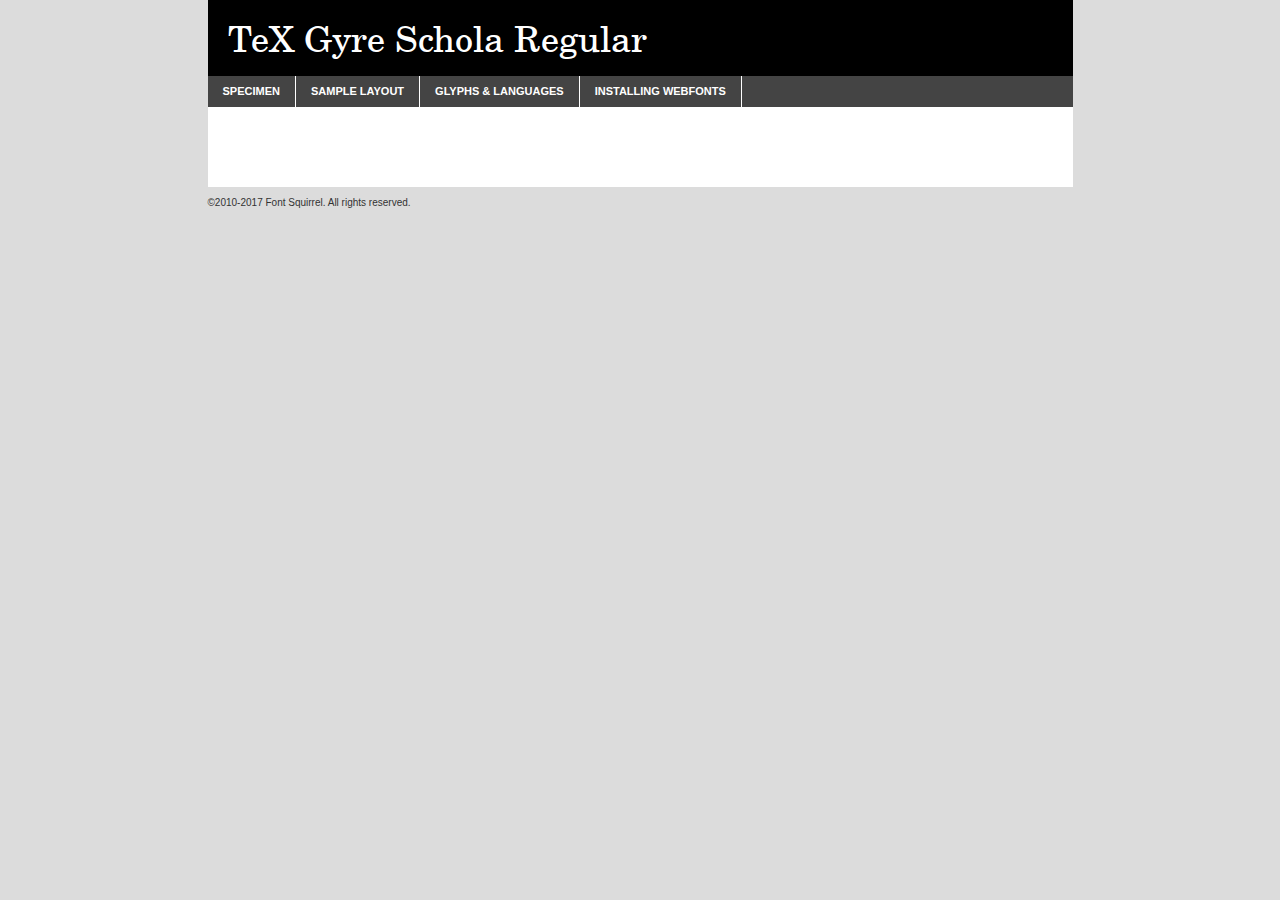
<file: css/fonts/Tex Gyre Regular/texgyreschola-regular-demo.html>
<!DOCTYPE html PUBLIC "-//W3C//DTD XHTML 1.0 Transitional//EN"
	"http://www.w3.org/TR/xhtml1/DTD/xhtml1-transitional.dtd">

<html xmlns="http://www.w3.org/1999/xhtml" xml:lang="en" lang="en">
<head>
	<meta http-equiv="Content-Type" content="text/html; charset=utf-8" />
	<script src="http://ajax.googleapis.com/ajax/libs/jquery/1.7.2/jquery.min.js" type="text/javascript" charset="utf-8"></script>
	<script type="text/javascript">
	(function($){$.fn.easyTabs=function(option){var param=jQuery.extend({fadeSpeed:"fast",defaultContent:1,activeClass:'active'},option);$(this).each(function(){var thisId="#"+this.id;if(param.defaultContent==''){param.defaultContent=1;}
	if(typeof param.defaultContent=="number")
	{var defaultTab=$(thisId+" .tabs li:eq("+(param.defaultContent-1)+") a").attr('href').substr(1);}else{var defaultTab=param.defaultContent;}
	$(thisId+" .tabs li a").each(function(){var tabToHide=$(this).attr('href').substr(1);$("#"+tabToHide).addClass('easytabs-tab-content');});hideAll();changeContent(defaultTab);function hideAll(){$(thisId+" .easytabs-tab-content").hide();}
	function changeContent(tabId){hideAll();$(thisId+" .tabs li").removeClass(param.activeClass);$(thisId+" .tabs li a[href=#"+tabId+"]").closest('li').addClass(param.activeClass);if(param.fadeSpeed!="none")
	{$(thisId+" #"+tabId).fadeIn(param.fadeSpeed);}else{$(thisId+" #"+tabId).show();}}
	$(thisId+" .tabs li").click(function(){var tabId=$(this).find('a').attr('href').substr(1);changeContent(tabId);return false;});});}})(jQuery);
	</script>
	<link rel="stylesheet" href="specimen_files/specimen_stylesheet.css" type="text/css" charset="utf-8" />
	<link rel="stylesheet" href="stylesheet.css" type="text/css" charset="utf-8" />

	<style type="text/css">
					body{
				font-family: 'texgyrescholaregular';
							}
		</style>

	<title>TeX Gyre Schola Regular Specimen</title>
	
	
	<script type="text/javascript" charset="utf-8">
		$(document).ready(function() {
			$('#container').easyTabs({defaultContent:1});
		});
	</script>
</head>

<body>
<div id="container">
	<div id="header">
		TeX Gyre Schola Regular	</div>
	<ul class="tabs">
		<li><a href="#specimen">Specimen</a></li>
		<li><a href="#layout">Sample Layout</a></li>
				<li><a href="#glyphs">Glyphs &amp; Languages</a></li>
		<li><a href="#installing">Installing Webfonts</a></li>
		
	</ul>
	
	<div id="main_content">

		
			<div id="specimen">
		
				<div class="section">
					<div class="grid12 firstcol">
						<div class="huge">AaBb</div>
					</div>
				</div>
		
				<div class="section">
					<div class="glyph_range">A&#x200B;B&#x200b;C&#x200b;D&#x200b;E&#x200b;F&#x200b;G&#x200b;H&#x200b;I&#x200b;J&#x200b;K&#x200b;L&#x200b;M&#x200b;N&#x200b;O&#x200b;P&#x200b;Q&#x200b;R&#x200b;S&#x200b;T&#x200b;U&#x200b;V&#x200b;W&#x200b;X&#x200b;Y&#x200b;Z&#x200b;a&#x200b;b&#x200b;c&#x200b;d&#x200b;e&#x200b;f&#x200b;g&#x200b;h&#x200b;i&#x200b;j&#x200b;k&#x200b;l&#x200b;m&#x200b;n&#x200b;o&#x200b;p&#x200b;q&#x200b;r&#x200b;s&#x200b;t&#x200b;u&#x200b;v&#x200b;w&#x200b;x&#x200b;y&#x200b;z&#x200b;1&#x200b;2&#x200b;3&#x200b;4&#x200b;5&#x200b;6&#x200b;7&#x200b;8&#x200b;9&#x200b;0&#x200b;&amp;&#x200b;.&#x200b;,&#x200b;?&#x200b;!&#x200b;&#64;&#x200b;(&#x200b;)&#x200b;#&#x200b;$&#x200b;%&#x200b;*&#x200b;+&#x200b;-&#x200b;=&#x200b;:&#x200b;;</div>
				</div>
				<div class="section">
					<div class="grid12 firstcol">
						<table class="sample_table">
							<tr><td>10</td><td class="size10">abcdefghijklmnopqrstuvwxyzABCDEFGHIJKLMNOPQRSTUVWXYZ0123456789abcdefghijklmnopqrstuvwxyzABCDEFGHIJKLMNOPQRSTUVWXYZ0123456789abcdefghijklmnopqrstuvwxyzABCDEFGHIJKLMNOPQRSTUVWXYZ</td></tr>
							<tr><td>11</td><td class="size11">abcdefghijklmnopqrstuvwxyzABCDEFGHIJKLMNOPQRSTUVWXYZ0123456789abcdefghijklmnopqrstuvwxyzABCDEFGHIJKLMNOPQRSTUVWXYZ0123456789abcdefghijklmnopqrstuvwxyzABCDEFGHIJKLMNOPQRSTUVWXYZ</td></tr>
							<tr><td>12</td><td class="size12">abcdefghijklmnopqrstuvwxyzABCDEFGHIJKLMNOPQRSTUVWXYZ0123456789abcdefghijklmnopqrstuvwxyzABCDEFGHIJKLMNOPQRSTUVWXYZ0123456789abcdefghijklmnopqrstuvwxyzABCDEFGHIJKLMNOPQRSTUVWXYZ</td></tr>
							<tr><td>13</td><td class="size13">abcdefghijklmnopqrstuvwxyzABCDEFGHIJKLMNOPQRSTUVWXYZ0123456789abcdefghijklmnopqrstuvwxyzABCDEFGHIJKLMNOPQRSTUVWXYZ0123456789abcdefghijklmnopqrstuvwxyzABCDEFGHIJKLMNOPQRSTUVWXYZ</td></tr>
							<tr><td>14</td><td class="size14">abcdefghijklmnopqrstuvwxyzABCDEFGHIJKLMNOPQRSTUVWXYZ0123456789abcdefghijklmnopqrstuvwxyzABCDEFGHIJKLMNOPQRSTUVWXYZ0123456789abcdefghijklmnopqrstuvwxyzABCDEFGHIJKLMNOPQRSTUVWXYZ</td></tr>
							<tr><td>16</td><td class="size16">abcdefghijklmnopqrstuvwxyzABCDEFGHIJKLMNOPQRSTUVWXYZ0123456789abcdefghijklmnopqrstuvwxyzABCDEFGHIJKLMNOPQRSTUVWXYZ</td></tr>
							<tr><td>18</td><td class="size18">abcdefghijklmnopqrstuvwxyzABCDEFGHIJKLMNOPQRSTUVWXYZ0123456789abcdefghijklmnopqrstuvwxyzABCDEFGHIJKLMNOPQRSTUVWXYZ</td></tr>
							<tr><td>20</td><td class="size20">abcdefghijklmnopqrstuvwxyzABCDEFGHIJKLMNOPQRSTUVWXYZ0123456789abcdefghijklmnopqrstuvwxyzABCDEFGHIJKLMNOPQRSTUVWXYZ</td></tr>
							<tr><td>24</td><td class="size24">abcdefghijklmnopqrstuvwxyzABCDEFGHIJKLMNOPQRSTUVWXYZ0123456789abcdefghijklmnopqrstuvwxyzABCDEFGHIJKLMNOPQRSTUVWXYZ</td></tr>
							<tr><td>30</td><td class="size30">abcdefghijklmnopqrstuvwxyzABCDEFGHIJKLMNOPQRSTUVWXYZ0123456789abcdefghijklmnopqrstuvwxyzABCDEFGHIJKLMNOPQRSTUVWXYZ</td></tr>
							<tr><td>36</td><td class="size36">abcdefghijklmnopqrstuvwxyzABCDEFGHIJKLMNOPQRSTUVWXYZ0123456789abcdefghijklmnopqrstuvwxyzABCDEFGHIJKLMNOPQRSTUVWXYZ</td></tr>
							<tr><td>48</td><td class="size48">abcdefghijklmnopqrstuvwxyzABCDEFGHIJKLMNOPQRSTUVWXYZ0123456789abcdefghijklmnopqrstuvwxyzABCDEFGHIJKLMNOPQRSTUVWXYZ</td></tr>
							<tr><td>60</td><td class="size60">abcdefghijklmnopqrstuvwxyzABCDEFGHIJKLMNOPQRSTUVWXYZ0123456789abcdefghijklmnopqrstuvwxyzABCDEFGHIJKLMNOPQRSTUVWXYZ</td></tr>
							<tr><td>72</td><td class="size72">abcdefghijklmnopqrstuvwxyzABCDEFGHIJKLMNOPQRSTUVWXYZ0123456789abcdefghijklmnopqrstuvwxyzABCDEFGHIJKLMNOPQRSTUVWXYZ</td></tr>
							<tr><td>90</td><td class="size90">abcdefghijklmnopqrstuvwxyzABCDEFGHIJKLMNOPQRSTUVWXYZ0123456789abcdefghijklmnopqrstuvwxyzABCDEFGHIJKLMNOPQRSTUVWXYZ</td></tr>
						</table>
				
					</div>
			
				</div>
		
		
		
								<div class="section" id="bodycomparison">


										<div id="xheight">
				<div class="fontbody">&#x25FC;&#x25FC;&#x25FC;&#x25FC;&#x25FC;&#x25FC;&#x25FC;&#x25FC;&#x25FC;&#x25FC;&#x25FC;&#x25FC;&#x25FC;&#x25FC;&#x25FC;&#x25FC;&#x25FC;&#x25FC;&#x25FC;&#x25FC;&#x25FC;&#x25FC;&#x25FC;&#x25FC;&#x25FC;&#x25FC;&#x25FC;&#x25FC;&#x25FC;&#x25FC;&#x25FC;&#x25FC;&#x25FC;&#x25FC;&#x25FC;&#x25FC;&#x25FC;&#x25FC;&#x25FC;&#x25FC;&#x25FC;&#x25FC;&#x25FC;&#x25FC;&#x25FC;&#x25FC;&#x25FC;&#x25FC;&#x25FC;&#x25FC;&#x25FC;&#x25FC;&#x25FC;&#x25FC;&#x25FC;&#x25FC;&#x25FC;&#x25FC;&#x25FC;&#x25FC;&#x25FC;&#x25FC;&#x25FC;&#x25FC;&#x25FC;&#x25FC;&#x25FC;&#x25FC;&#x25FC;&#x25FC;&#x25FC;&#x25FC;&#x25FC;&#x25FC;&#x25FC;&#x25FC;&#x25FC;&#x25FC;&#x25FC;&#x25FC;&#x25FC;&#x25FC;&#x25FC;&#x25FC;&#x25FC;&#x25FC;&#x25FC;&#x25FC;&#x25FC;&#x25FC;&#x25FC;&#x25FC;&#x25FC;&#x25FC;&#x25FC;&#x25FC;&#x25FC;&#x25FC;&#x25FC;body</div><div class="arialbody">body</div><div class="verdanabody">body</div><div class="georgiabody">body</div></div>
										<div class="fontbody" style="z-index:1">
											body<span>TeX Gyre Schola Regular</span>
										</div>
										<div class="arialbody" style="z-index:1">
											body<span>Arial</span>
										</div>
										<div class="verdanabody" style="z-index:1">
											body<span>Verdana</span>
										</div>
										<div class="georgiabody" style="z-index:1">
											body<span>Georgia</span>
										</div>



								</div>
		
		
				<div class="section psample psample_row1" id="">
					
					<div class="grid2 firstcol">
						<p class="size10"><span>10.</span>Aenean lacinia bibendum nulla sed consectetur. Fusce dapibus, tellus ac cursus commodo, tortor mauris condimentum nibh, ut fermentum massa justo sit amet risus. Nullam id dolor id nibh ultricies vehicula ut id elit. Cum sociis natoque penatibus et magnis dis parturient montes, nascetur ridiculus mus. Nulla vitae elit libero, a pharetra augue.</p>
			
					</div>
					<div class="grid3">
						<p class="size11"><span>11.</span>Aenean lacinia bibendum nulla sed consectetur. Fusce dapibus, tellus ac cursus commodo, tortor mauris condimentum nibh, ut fermentum massa justo sit amet risus. Nullam id dolor id nibh ultricies vehicula ut id elit. Cum sociis natoque penatibus et magnis dis parturient montes, nascetur ridiculus mus. Nulla vitae elit libero, a pharetra augue.</p>
			
					</div>
					<div class="grid3">
						<p class="size12"><span>12.</span>Aenean lacinia bibendum nulla sed consectetur. Fusce dapibus, tellus ac cursus commodo, tortor mauris condimentum nibh, ut fermentum massa justo sit amet risus. Nullam id dolor id nibh ultricies vehicula ut id elit. Cum sociis natoque penatibus et magnis dis parturient montes, nascetur ridiculus mus. Nulla vitae elit libero, a pharetra augue.</p>
			
					</div>
					<div class="grid4">
						<p class="size13"><span>13.</span>Aenean lacinia bibendum nulla sed consectetur. Fusce dapibus, tellus ac cursus commodo, tortor mauris condimentum nibh, ut fermentum massa justo sit amet risus. Nullam id dolor id nibh ultricies vehicula ut id elit. Cum sociis natoque penatibus et magnis dis parturient montes, nascetur ridiculus mus. Nulla vitae elit libero, a pharetra augue.</p>
			
					</div>
					<div class="white_blend"></div>
					
				</div>
				<div class="section psample psample_row2" id="">
					<div class="grid3 firstcol">
						<p class="size14"><span>14.</span>Aenean lacinia bibendum nulla sed consectetur. Fusce dapibus, tellus ac cursus commodo, tortor mauris condimentum nibh, ut fermentum massa justo sit amet risus. Nullam id dolor id nibh ultricies vehicula ut id elit. Cum sociis natoque penatibus et magnis dis parturient montes, nascetur ridiculus mus. Nulla vitae elit libero, a pharetra augue.</p>
			
					</div>
					<div class="grid4">
						<p class="size16"><span>16.</span>Aenean lacinia bibendum nulla sed consectetur. Fusce dapibus, tellus ac cursus commodo, tortor mauris condimentum nibh, ut fermentum massa justo sit amet risus. Nullam id dolor id nibh ultricies vehicula ut id elit. Cum sociis natoque penatibus et magnis dis parturient montes, nascetur ridiculus mus. Nulla vitae elit libero, a pharetra augue.</p>
			
					</div>
					<div class="grid5">
						<p class="size18"><span>18.</span>Aenean lacinia bibendum nulla sed consectetur. Fusce dapibus, tellus ac cursus commodo, tortor mauris condimentum nibh, ut fermentum massa justo sit amet risus. Nullam id dolor id nibh ultricies vehicula ut id elit. Cum sociis natoque penatibus et magnis dis parturient montes, nascetur ridiculus mus. Nulla vitae elit libero, a pharetra augue.</p>
			
					</div>

					<div class="white_blend"></div>

				</div>
				
				<div class="section psample psample_row3" id="">
					<div class="grid5 firstcol">
						<p class="size20"><span>20.</span>Aenean lacinia bibendum nulla sed consectetur. Fusce dapibus, tellus ac cursus commodo, tortor mauris condimentum nibh, ut fermentum massa justo sit amet risus. Nullam id dolor id nibh ultricies vehicula ut id elit. Cum sociis natoque penatibus et magnis dis parturient montes, nascetur ridiculus mus. Nulla vitae elit libero, a pharetra augue.</p>
					</div>
					<div class="grid7">
						<p class="size24"><span>24.</span>Aenean lacinia bibendum nulla sed consectetur. Fusce dapibus, tellus ac cursus commodo, tortor mauris condimentum nibh, ut fermentum massa justo sit amet risus. Nullam id dolor id nibh ultricies vehicula ut id elit. Cum sociis natoque penatibus et magnis dis parturient montes, nascetur ridiculus mus. Nulla vitae elit libero, a pharetra augue.</p>
					</div>
					
					<div class="white_blend"></div>
					
				</div>
				
				<div class="section psample psample_row4" id="">
					<div class="grid12 firstcol">
						<p class="size30"><span>30.</span>Aenean lacinia bibendum nulla sed consectetur. Fusce dapibus, tellus ac cursus commodo, tortor mauris condimentum nibh, ut fermentum massa justo sit amet risus. Nullam id dolor id nibh ultricies vehicula ut id elit. Cum sociis natoque penatibus et magnis dis parturient montes, nascetur ridiculus mus. Nulla vitae elit libero, a pharetra augue.</p>
					</div>
					<div class="white_blend"></div>
					
				</div>
				
				
				
				<div class="section psample psample_row1 fullreverse">
					<div class="grid2 firstcol">
						<p class="size10"><span>10.</span>Aenean lacinia bibendum nulla sed consectetur. Fusce dapibus, tellus ac cursus commodo, tortor mauris condimentum nibh, ut fermentum massa justo sit amet risus. Nullam id dolor id nibh ultricies vehicula ut id elit. Cum sociis natoque penatibus et magnis dis parturient montes, nascetur ridiculus mus. Nulla vitae elit libero, a pharetra augue.</p>
			
					</div>
					<div class="grid3">
						<p class="size11"><span>11.</span>Aenean lacinia bibendum nulla sed consectetur. Fusce dapibus, tellus ac cursus commodo, tortor mauris condimentum nibh, ut fermentum massa justo sit amet risus. Nullam id dolor id nibh ultricies vehicula ut id elit. Cum sociis natoque penatibus et magnis dis parturient montes, nascetur ridiculus mus. Nulla vitae elit libero, a pharetra augue.</p>
			
					</div>
					<div class="grid3">
						<p class="size12"><span>12.</span>Aenean lacinia bibendum nulla sed consectetur. Fusce dapibus, tellus ac cursus commodo, tortor mauris condimentum nibh, ut fermentum massa justo sit amet risus. Nullam id dolor id nibh ultricies vehicula ut id elit. Cum sociis natoque penatibus et magnis dis parturient montes, nascetur ridiculus mus. Nulla vitae elit libero, a pharetra augue.</p>
			
					</div>
					<div class="grid4">
						<p class="size13"><span>13.</span>Aenean lacinia bibendum nulla sed consectetur. Fusce dapibus, tellus ac cursus commodo, tortor mauris condimentum nibh, ut fermentum massa justo sit amet risus. Nullam id dolor id nibh ultricies vehicula ut id elit. Cum sociis natoque penatibus et magnis dis parturient montes, nascetur ridiculus mus. Nulla vitae elit libero, a pharetra augue.</p>
			
					</div>
					<div class="black_blend"></div>
					
				</div>
				
				<div class="section psample psample_row2 fullreverse">
					<div class="grid3 firstcol">
						<p class="size14"><span>14.</span>Aenean lacinia bibendum nulla sed consectetur. Fusce dapibus, tellus ac cursus commodo, tortor mauris condimentum nibh, ut fermentum massa justo sit amet risus. Nullam id dolor id nibh ultricies vehicula ut id elit. Cum sociis natoque penatibus et magnis dis parturient montes, nascetur ridiculus mus. Nulla vitae elit libero, a pharetra augue.</p>
			
					</div>
					<div class="grid4">
						<p class="size16"><span>16.</span>Aenean lacinia bibendum nulla sed consectetur. Fusce dapibus, tellus ac cursus commodo, tortor mauris condimentum nibh, ut fermentum massa justo sit amet risus. Nullam id dolor id nibh ultricies vehicula ut id elit. Cum sociis natoque penatibus et magnis dis parturient montes, nascetur ridiculus mus. Nulla vitae elit libero, a pharetra augue.</p>
			
					</div>
					<div class="grid5">
						<p class="size18"><span>18.</span>Aenean lacinia bibendum nulla sed consectetur. Fusce dapibus, tellus ac cursus commodo, tortor mauris condimentum nibh, ut fermentum massa justo sit amet risus. Nullam id dolor id nibh ultricies vehicula ut id elit. Cum sociis natoque penatibus et magnis dis parturient montes, nascetur ridiculus mus. Nulla vitae elit libero, a pharetra augue.</p>
			
					</div>
					<div class="black_blend"></div>

				</div>
				
				<div class="section psample fullreverse psample_row3" id="">
					<div class="grid5 firstcol">
						<p class="size20"><span>20.</span>Aenean lacinia bibendum nulla sed consectetur. Fusce dapibus, tellus ac cursus commodo, tortor mauris condimentum nibh, ut fermentum massa justo sit amet risus. Nullam id dolor id nibh ultricies vehicula ut id elit. Cum sociis natoque penatibus et magnis dis parturient montes, nascetur ridiculus mus. Nulla vitae elit libero, a pharetra augue.</p>
					</div>
					<div class="grid7">
						<p class="size24"><span>24.</span>Aenean lacinia bibendum nulla sed consectetur. Fusce dapibus, tellus ac cursus commodo, tortor mauris condimentum nibh, ut fermentum massa justo sit amet risus. Nullam id dolor id nibh ultricies vehicula ut id elit. Cum sociis natoque penatibus et magnis dis parturient montes, nascetur ridiculus mus. Nulla vitae elit libero, a pharetra augue.</p>
					</div>
					
					<div class="black_blend"></div>
					
				</div>
				
				<div class="section psample fullreverse psample_row4" id="" style="border-bottom: 20px #000 solid;">
					<div class="grid12 firstcol">
						<p class="size30"><span>30.</span>Aenean lacinia bibendum nulla sed consectetur. Fusce dapibus, tellus ac cursus commodo, tortor mauris condimentum nibh, ut fermentum massa justo sit amet risus. Nullam id dolor id nibh ultricies vehicula ut id elit. Cum sociis natoque penatibus et magnis dis parturient montes, nascetur ridiculus mus. Nulla vitae elit libero, a pharetra augue.</p>
					</div>
					<div class="black_blend"></div>
					
				</div>
				
				
				
				
			</div>
			
			<div id="layout">
				
				<div class="section">
					
					<div class="grid12 firstcol">
						<h1>Lorem Ipsum Dolor</h1>
						<h2>Etiam porta sem malesuada magna mollis euismod</h2>
						
						<p class="byline">By <a href="#link">Aenean Lacinia</a></p>
					</div>
				</div>
				<div class="section">
					<div class="grid8 firstcol">
						<p class="large">Donec sed odio dui. Morbi leo risus, porta ac consectetur ac, vestibulum at eros. Fusce dapibus, tellus ac cursus commodo, tortor mauris condimentum nibh, ut fermentum massa justo sit amet risus. </p>

						
						<h3>Pellentesque ornare sem</h3>

						<p>Maecenas sed diam eget risus varius blandit sit amet non magna. Maecenas faucibus mollis interdum. Donec ullamcorper nulla non metus auctor fringilla. Nullam id dolor id nibh ultricies vehicula ut id elit. Nullam id dolor id nibh ultricies vehicula ut id elit. </p>

						<p>Aenean eu leo quam. Pellentesque ornare sem lacinia quam venenatis vestibulum. Lorem ipsum dolor sit amet, consectetur adipiscing elit. Cum sociis natoque penatibus et magnis dis parturient montes, nascetur ridiculus mus. </p>

						<p>Nulla vitae elit libero, a pharetra augue. Praesent commodo cursus magna, vel scelerisque nisl consectetur et. Aenean lacinia bibendum nulla sed consectetur. </p>

						<p>Nullam quis risus eget urna mollis ornare vel eu leo. Nullam quis risus eget urna mollis ornare vel eu leo. Maecenas sed diam eget risus varius blandit sit amet non magna. Donec ullamcorper nulla non metus auctor fringilla. </p>

						<h3>Cras mattis consectetur</h3>

						<p>Aenean eu leo quam. Pellentesque ornare sem lacinia quam venenatis vestibulum. Aenean lacinia bibendum nulla sed consectetur. Integer posuere erat a ante venenatis dapibus posuere velit aliquet. Cras mattis consectetur purus sit amet fermentum. </p>

						<p>Nullam id dolor id nibh ultricies vehicula ut id elit. Nullam quis risus eget urna mollis ornare vel eu leo. Cras mattis consectetur purus sit amet fermentum.</p>
					</div>
					
					<div class="grid4 sidebar">
						
						<div class="box reverse">
							<p class="last">Nullam quis risus eget urna mollis ornare vel eu leo. Donec ullamcorper nulla non metus auctor fringilla. Cras mattis consectetur purus sit amet fermentum. Sed posuere consectetur est at lobortis. Lorem ipsum dolor sit amet, consectetur adipiscing elit. </p>
						</div>
						
						<p class="caption">Maecenas sed diam eget risus varius.</p>

						<p>Vestibulum id ligula porta felis euismod semper. Integer posuere erat a ante venenatis dapibus posuere velit aliquet. Vestibulum id ligula porta felis euismod semper. Sed posuere consectetur est at lobortis. Maecenas sed diam eget risus varius blandit sit amet non magna. Fusce dapibus, tellus ac cursus commodo, tortor mauris condimentum nibh, ut fermentum massa justo sit amet risus. </p>

					

						<p>Duis mollis, est non commodo luctus, nisi erat porttitor ligula, eget lacinia odio sem nec elit. Aenean lacinia bibendum nulla sed consectetur. Vivamus sagittis lacus vel augue laoreet rutrum faucibus dolor auctor. Aenean lacinia bibendum nulla sed consectetur. Nullam quis risus eget urna mollis ornare vel eu leo. </p>

						<p>Praesent commodo cursus magna, vel scelerisque nisl consectetur et. Donec ullamcorper nulla non metus auctor fringilla. Maecenas faucibus mollis interdum. Fusce dapibus, tellus ac cursus commodo, tortor mauris condimentum nibh, ut fermentum massa justo sit amet risus. </p>

					</div>
				</div>
				
			</div>


			



		<div id="glyphs">
			<div class="section">
				<div class="grid12 firstcol">
			
				<h1>Language Support</h1>
				<p>The subset of TeX Gyre Schola Regular in this kit supports the following languages:<br />
			
					Albanian, Basque, Breton, Chamorro, Danish, Dutch, English, Faroese, Finnish, French, Frisian, Galician, German, Icelandic, Italian, Malagasy, Norwegian, Portuguese, Spanish, Alsatian, Aragonese, Arapaho, Arrernte, Asturian, Aymara, Bislama, Cebuano, Corsican, Fijian, French_creole, Genoese, Gilbertese, Greenlandic, Haitian_creole, Hiligaynon, Hmong, Hopi, Ibanag, Iloko_ilokano, Indonesian, Interglossa_glosa, Interlingua, Irish_gaelic, Jerriais, Lojban, Lombard, Luxembourgeois, Manx, Mohawk, Norfolk_pitcairnese, Occitan, Oromo, Pangasinan, Papiamento, Piedmontese, Potawatomi, Rhaeto-romance, Romansh, Rotokas, Sami_lule, Samoan, Sardinian, Scots_gaelic, Seychelles_creole, Shona, Sicilian, Somali, Southern_ndebele, Swahili, Swati_swazi, Tagalog_filipino_pilipino, Tetum, Tok_pisin, Uyghur_latinized, Volapuk, Walloon, Warlpiri, Xhosa, Yapese, Zulu, Latinbasic, Ubasic, Demo				</p>
				<h1>Glyph Chart</h1>
				<p>The subset of TeX Gyre Schola Regular in this kit includes all the glyphs listed below. Unicode entities are included above each glyph to help you insert individual characters into your layout.</p>
				<div id="glyph_chart">
			
																				 <div><p>&amp;#32;</p>&#32;</div>
																				 <div><p>&amp;#33;</p>&#33;</div>
																				 <div><p>&amp;#34;</p>&#34;</div>
																				 <div><p>&amp;#35;</p>&#35;</div>
																				 <div><p>&amp;#36;</p>&#36;</div>
																				 <div><p>&amp;#37;</p>&#37;</div>
																				 <div><p>&amp;#38;</p>&#38;</div>
																				 <div><p>&amp;#39;</p>&#39;</div>
																				 <div><p>&amp;#40;</p>&#40;</div>
																				 <div><p>&amp;#41;</p>&#41;</div>
																				 <div><p>&amp;#42;</p>&#42;</div>
																				 <div><p>&amp;#43;</p>&#43;</div>
																				 <div><p>&amp;#44;</p>&#44;</div>
																				 <div><p>&amp;#45;</p>&#45;</div>
																				 <div><p>&amp;#46;</p>&#46;</div>
																				 <div><p>&amp;#47;</p>&#47;</div>
																				 <div><p>&amp;#48;</p>&#48;</div>
																				 <div><p>&amp;#49;</p>&#49;</div>
																				 <div><p>&amp;#50;</p>&#50;</div>
																				 <div><p>&amp;#51;</p>&#51;</div>
																				 <div><p>&amp;#52;</p>&#52;</div>
																				 <div><p>&amp;#53;</p>&#53;</div>
																				 <div><p>&amp;#54;</p>&#54;</div>
																				 <div><p>&amp;#55;</p>&#55;</div>
																				 <div><p>&amp;#56;</p>&#56;</div>
																				 <div><p>&amp;#57;</p>&#57;</div>
																				 <div><p>&amp;#58;</p>&#58;</div>
																				 <div><p>&amp;#59;</p>&#59;</div>
																				 <div><p>&amp;#60;</p>&#60;</div>
																				 <div><p>&amp;#61;</p>&#61;</div>
																				 <div><p>&amp;#62;</p>&#62;</div>
																				 <div><p>&amp;#63;</p>&#63;</div>
																				 <div><p>&amp;#64;</p>&#64;</div>
																				 <div><p>&amp;#65;</p>&#65;</div>
																				 <div><p>&amp;#66;</p>&#66;</div>
																				 <div><p>&amp;#67;</p>&#67;</div>
																				 <div><p>&amp;#68;</p>&#68;</div>
																				 <div><p>&amp;#69;</p>&#69;</div>
																				 <div><p>&amp;#70;</p>&#70;</div>
																				 <div><p>&amp;#71;</p>&#71;</div>
																				 <div><p>&amp;#72;</p>&#72;</div>
																				 <div><p>&amp;#73;</p>&#73;</div>
																				 <div><p>&amp;#74;</p>&#74;</div>
																				 <div><p>&amp;#75;</p>&#75;</div>
																				 <div><p>&amp;#76;</p>&#76;</div>
																				 <div><p>&amp;#77;</p>&#77;</div>
																				 <div><p>&amp;#78;</p>&#78;</div>
																				 <div><p>&amp;#79;</p>&#79;</div>
																				 <div><p>&amp;#80;</p>&#80;</div>
																				 <div><p>&amp;#81;</p>&#81;</div>
																				 <div><p>&amp;#82;</p>&#82;</div>
																				 <div><p>&amp;#83;</p>&#83;</div>
																				 <div><p>&amp;#84;</p>&#84;</div>
																				 <div><p>&amp;#85;</p>&#85;</div>
																				 <div><p>&amp;#86;</p>&#86;</div>
																				 <div><p>&amp;#87;</p>&#87;</div>
																				 <div><p>&amp;#88;</p>&#88;</div>
																				 <div><p>&amp;#89;</p>&#89;</div>
																				 <div><p>&amp;#90;</p>&#90;</div>
																				 <div><p>&amp;#91;</p>&#91;</div>
																				 <div><p>&amp;#92;</p>&#92;</div>
																				 <div><p>&amp;#93;</p>&#93;</div>
																				 <div><p>&amp;#94;</p>&#94;</div>
																				 <div><p>&amp;#95;</p>&#95;</div>
																				 <div><p>&amp;#96;</p>&#96;</div>
																				 <div><p>&amp;#97;</p>&#97;</div>
																				 <div><p>&amp;#98;</p>&#98;</div>
																				 <div><p>&amp;#99;</p>&#99;</div>
																				 <div><p>&amp;#100;</p>&#100;</div>
																				 <div><p>&amp;#101;</p>&#101;</div>
																				 <div><p>&amp;#102;</p>&#102;</div>
																				 <div><p>&amp;#103;</p>&#103;</div>
																				 <div><p>&amp;#104;</p>&#104;</div>
																				 <div><p>&amp;#105;</p>&#105;</div>
																				 <div><p>&amp;#106;</p>&#106;</div>
																				 <div><p>&amp;#107;</p>&#107;</div>
																				 <div><p>&amp;#108;</p>&#108;</div>
																				 <div><p>&amp;#109;</p>&#109;</div>
																				 <div><p>&amp;#110;</p>&#110;</div>
																				 <div><p>&amp;#111;</p>&#111;</div>
																				 <div><p>&amp;#112;</p>&#112;</div>
																				 <div><p>&amp;#113;</p>&#113;</div>
																				 <div><p>&amp;#114;</p>&#114;</div>
																				 <div><p>&amp;#115;</p>&#115;</div>
																				 <div><p>&amp;#116;</p>&#116;</div>
																				 <div><p>&amp;#117;</p>&#117;</div>
																				 <div><p>&amp;#118;</p>&#118;</div>
																				 <div><p>&amp;#119;</p>&#119;</div>
																				 <div><p>&amp;#120;</p>&#120;</div>
																				 <div><p>&amp;#121;</p>&#121;</div>
																				 <div><p>&amp;#122;</p>&#122;</div>
																				 <div><p>&amp;#123;</p>&#123;</div>
																				 <div><p>&amp;#124;</p>&#124;</div>
																				 <div><p>&amp;#125;</p>&#125;</div>
																				 <div><p>&amp;#126;</p>&#126;</div>
																				 <div><p>&amp;#160;</p>&#160;</div>
																				 <div><p>&amp;#161;</p>&#161;</div>
																				 <div><p>&amp;#162;</p>&#162;</div>
																				 <div><p>&amp;#163;</p>&#163;</div>
																				 <div><p>&amp;#164;</p>&#164;</div>
																				 <div><p>&amp;#165;</p>&#165;</div>
																				 <div><p>&amp;#166;</p>&#166;</div>
																				 <div><p>&amp;#167;</p>&#167;</div>
																				 <div><p>&amp;#168;</p>&#168;</div>
																				 <div><p>&amp;#169;</p>&#169;</div>
																				 <div><p>&amp;#170;</p>&#170;</div>
																				 <div><p>&amp;#171;</p>&#171;</div>
																				 <div><p>&amp;#172;</p>&#172;</div>
																				 <div><p>&amp;#173;</p>&#173;</div>
																				 <div><p>&amp;#174;</p>&#174;</div>
																				 <div><p>&amp;#175;</p>&#175;</div>
																				 <div><p>&amp;#176;</p>&#176;</div>
																				 <div><p>&amp;#177;</p>&#177;</div>
																				 <div><p>&amp;#178;</p>&#178;</div>
																				 <div><p>&amp;#179;</p>&#179;</div>
																				 <div><p>&amp;#180;</p>&#180;</div>
																				 <div><p>&amp;#181;</p>&#181;</div>
																				 <div><p>&amp;#182;</p>&#182;</div>
																				 <div><p>&amp;#183;</p>&#183;</div>
																				 <div><p>&amp;#184;</p>&#184;</div>
																				 <div><p>&amp;#185;</p>&#185;</div>
																				 <div><p>&amp;#186;</p>&#186;</div>
																				 <div><p>&amp;#187;</p>&#187;</div>
																				 <div><p>&amp;#188;</p>&#188;</div>
																				 <div><p>&amp;#189;</p>&#189;</div>
																				 <div><p>&amp;#190;</p>&#190;</div>
																				 <div><p>&amp;#191;</p>&#191;</div>
																				 <div><p>&amp;#192;</p>&#192;</div>
																				 <div><p>&amp;#193;</p>&#193;</div>
																				 <div><p>&amp;#194;</p>&#194;</div>
																				 <div><p>&amp;#195;</p>&#195;</div>
																				 <div><p>&amp;#196;</p>&#196;</div>
																				 <div><p>&amp;#197;</p>&#197;</div>
																				 <div><p>&amp;#198;</p>&#198;</div>
																				 <div><p>&amp;#199;</p>&#199;</div>
																				 <div><p>&amp;#200;</p>&#200;</div>
																				 <div><p>&amp;#201;</p>&#201;</div>
																				 <div><p>&amp;#202;</p>&#202;</div>
																				 <div><p>&amp;#203;</p>&#203;</div>
																				 <div><p>&amp;#204;</p>&#204;</div>
																				 <div><p>&amp;#205;</p>&#205;</div>
																				 <div><p>&amp;#206;</p>&#206;</div>
																				 <div><p>&amp;#207;</p>&#207;</div>
																				 <div><p>&amp;#208;</p>&#208;</div>
																				 <div><p>&amp;#209;</p>&#209;</div>
																				 <div><p>&amp;#210;</p>&#210;</div>
																				 <div><p>&amp;#211;</p>&#211;</div>
																				 <div><p>&amp;#212;</p>&#212;</div>
																				 <div><p>&amp;#213;</p>&#213;</div>
																				 <div><p>&amp;#214;</p>&#214;</div>
																				 <div><p>&amp;#215;</p>&#215;</div>
																				 <div><p>&amp;#216;</p>&#216;</div>
																				 <div><p>&amp;#217;</p>&#217;</div>
																				 <div><p>&amp;#218;</p>&#218;</div>
																				 <div><p>&amp;#219;</p>&#219;</div>
																				 <div><p>&amp;#220;</p>&#220;</div>
																				 <div><p>&amp;#221;</p>&#221;</div>
																				 <div><p>&amp;#222;</p>&#222;</div>
																				 <div><p>&amp;#223;</p>&#223;</div>
																				 <div><p>&amp;#224;</p>&#224;</div>
																				 <div><p>&amp;#225;</p>&#225;</div>
																				 <div><p>&amp;#226;</p>&#226;</div>
																				 <div><p>&amp;#227;</p>&#227;</div>
																				 <div><p>&amp;#228;</p>&#228;</div>
																				 <div><p>&amp;#229;</p>&#229;</div>
																				 <div><p>&amp;#230;</p>&#230;</div>
																				 <div><p>&amp;#231;</p>&#231;</div>
																				 <div><p>&amp;#232;</p>&#232;</div>
																				 <div><p>&amp;#233;</p>&#233;</div>
																				 <div><p>&amp;#234;</p>&#234;</div>
																				 <div><p>&amp;#235;</p>&#235;</div>
																				 <div><p>&amp;#236;</p>&#236;</div>
																				 <div><p>&amp;#237;</p>&#237;</div>
																				 <div><p>&amp;#238;</p>&#238;</div>
																				 <div><p>&amp;#239;</p>&#239;</div>
																				 <div><p>&amp;#240;</p>&#240;</div>
																				 <div><p>&amp;#241;</p>&#241;</div>
																				 <div><p>&amp;#242;</p>&#242;</div>
																				 <div><p>&amp;#243;</p>&#243;</div>
																				 <div><p>&amp;#244;</p>&#244;</div>
																				 <div><p>&amp;#245;</p>&#245;</div>
																				 <div><p>&amp;#246;</p>&#246;</div>
																				 <div><p>&amp;#247;</p>&#247;</div>
																				 <div><p>&amp;#248;</p>&#248;</div>
																				 <div><p>&amp;#249;</p>&#249;</div>
																				 <div><p>&amp;#250;</p>&#250;</div>
																				 <div><p>&amp;#251;</p>&#251;</div>
																				 <div><p>&amp;#252;</p>&#252;</div>
																				 <div><p>&amp;#253;</p>&#253;</div>
																				 <div><p>&amp;#254;</p>&#254;</div>
																				 <div><p>&amp;#255;</p>&#255;</div>
																				 <div><p>&amp;#338;</p>&#338;</div>
																				 <div><p>&amp;#339;</p>&#339;</div>
																				 <div><p>&amp;#376;</p>&#376;</div>
																				 <div><p>&amp;#710;</p>&#710;</div>
																				 <div><p>&amp;#732;</p>&#732;</div>
																				 <div><p>&amp;#8192;</p>&#8192;</div>
																				 <div><p>&amp;#8193;</p>&#8193;</div>
																				 <div><p>&amp;#8194;</p>&#8194;</div>
																				 <div><p>&amp;#8195;</p>&#8195;</div>
																				 <div><p>&amp;#8196;</p>&#8196;</div>
																				 <div><p>&amp;#8197;</p>&#8197;</div>
																				 <div><p>&amp;#8198;</p>&#8198;</div>
																				 <div><p>&amp;#8199;</p>&#8199;</div>
																				 <div><p>&amp;#8200;</p>&#8200;</div>
																				 <div><p>&amp;#8201;</p>&#8201;</div>
																				 <div><p>&amp;#8202;</p>&#8202;</div>
																				 <div><p>&amp;#8208;</p>&#8208;</div>
																				 <div><p>&amp;#8209;</p>&#8209;</div>
																				 <div><p>&amp;#8210;</p>&#8210;</div>
																				 <div><p>&amp;#8211;</p>&#8211;</div>
																				 <div><p>&amp;#8212;</p>&#8212;</div>
																				 <div><p>&amp;#8216;</p>&#8216;</div>
																				 <div><p>&amp;#8217;</p>&#8217;</div>
																				 <div><p>&amp;#8218;</p>&#8218;</div>
																				 <div><p>&amp;#8220;</p>&#8220;</div>
																				 <div><p>&amp;#8221;</p>&#8221;</div>
																				 <div><p>&amp;#8222;</p>&#8222;</div>
																				 <div><p>&amp;#8226;</p>&#8226;</div>
																				 <div><p>&amp;#8230;</p>&#8230;</div>
																				 <div><p>&amp;#8239;</p>&#8239;</div>
																				 <div><p>&amp;#8249;</p>&#8249;</div>
																				 <div><p>&amp;#8250;</p>&#8250;</div>
																				 <div><p>&amp;#8287;</p>&#8287;</div>
																				 <div><p>&amp;#8364;</p>&#8364;</div>
																				 <div><p>&amp;#8482;</p>&#8482;</div>
																				 <div><p>&amp;#9724;</p>&#9724;</div>
																				 <div><p>&amp;#64257;</p>&#64257;</div>
																				 <div><p>&amp;#64258;</p>&#64258;</div>
																				 <div><p>&amp;#64259;</p>&#64259;</div>
																				 <div><p>&amp;#64260;</p>&#64260;</div>
																																																</div>	
				</div>
		
		
			</div>
		</div>
		
		
		<div id="specs">
			
		</div>
	
		<div id="installing">
			<div class="section">
				<div class="grid7 firstcol">
					<h1>Installing Webfonts</h1>
					
					<p>Webfonts are supported by all major browser platforms but not all in the same way. There are currently four different font formats that must be included in order to target all browsers. This includes TTF, WOFF, EOT and SVG.</p>
					
					<h2>1. Upload your webfonts</h2>
					<p>You must upload your webfont kit to your website. They should be in or near the same directory as your CSS files.</p>
					
					<h2>2. Include the webfont stylesheet</h2>
					<p>A special CSS @font-face declaration helps the various browsers select the appropriate font it needs without causing you a bunch of headaches. Learn more about this syntax by reading the <a href="https://www.fontspring.com/blog/further-hardening-of-the-bulletproof-syntax">Fontspring blog post</a> about it. The code for it is as follows:</p>


<code>
@font-face{ 
	font-family: 'MyWebFont';
	src: url('WebFont.eot');
	src: url('WebFont.eot?#iefix') format('embedded-opentype'),
	     url('WebFont.woff') format('woff'),
	     url('WebFont.ttf') format('truetype'),
	     url('WebFont.svg#webfont') format('svg');
}
</code>

	<p>We've already gone ahead and generated the code for you. All you have to do is link to the stylesheet in your HTML, like this:</p>
	<code>&lt;link rel=&quot;stylesheet&quot; href=&quot;stylesheet.css&quot; type=&quot;text/css&quot; charset=&quot;utf-8&quot; /&gt;</code>

					<h2>3. Modify your own stylesheet</h2>
					<p>To take advantage of your new fonts, you must tell your stylesheet to use them. Look at the original @font-face declaration above and find the property called "font-family." The name linked there will be what you use to reference the font. Prepend that webfont name to the font stack in the "font-family" property, inside the selector you want to change. For example:</p>
<code>p { font-family: 'WebFont', Arial, sans-serif; }</code>

<h2>4. Test</h2>
<p>Getting webfonts to work cross-browser <em>can</em> be tricky. Use the information in the sidebar to help you if you find that fonts aren't loading in a particular browser.</p>
				</div>
				
				<div class="grid5 sidebar">
					<div class="box">
						<h2>Troubleshooting<br />Font-Face Problems</h2>
						<p>Having trouble getting your webfonts to load in your new website? Here are some tips to sort out what might be the problem.</p>

						<h3>Fonts not showing in any browser</h3>

						<p>This sounds like you need to work on the plumbing. You either did not upload the fonts to the correct directory, or you did not link the fonts properly in the CSS. If you've confirmed that all this is correct and you still have a problem, take a look at your .htaccess file and see if requests are getting intercepted.</p>

						<h3>Fonts not loading in iPhone or iPad</h3>

						<p>The most common problem here is that you are serving the fonts from an IIS server. IIS refuses to serve files that have unknown MIME types. If that is the case, you must set the MIME type for SVG to "image/svg+xml" in the server settings. Follow these instructions from Microsoft if you need help.</p>

						<h3>Fonts not loading in Firefox</h3>

						<p>The primary reason for this failure? You are still using a version Firefox older than 3.5. So upgrade already! If that isn't it, then you are very likely serving fonts from a different domain. Firefox requires that all font assets be served from the same domain. Lastly it is possible that you need to add WOFF to your list of MIME types (if you are serving via IIS.)</p>

						<h3>Fonts not loading in IE</h3>

						<p>Are you looking at Internet Explorer on an actual Windows machine or are you cheating by using a service like Adobe BrowserLab? Many of these screenshot services do not render @font-face for IE. Best to test it on a real machine.</p>

						<h3>Fonts not loading in IE9</h3>

						<p>IE9, like Firefox, requires that fonts be served from the same domain as the website. Make sure that is the case.</p>
					</div>
				</div>
			</div>
			
		</div>
	
	</div>
	<div id="footer">
		<p>&copy;2010-2017 Font Squirrel. All rights reserved.</p>
	</div>
</div>
</body>
</html>
</file>
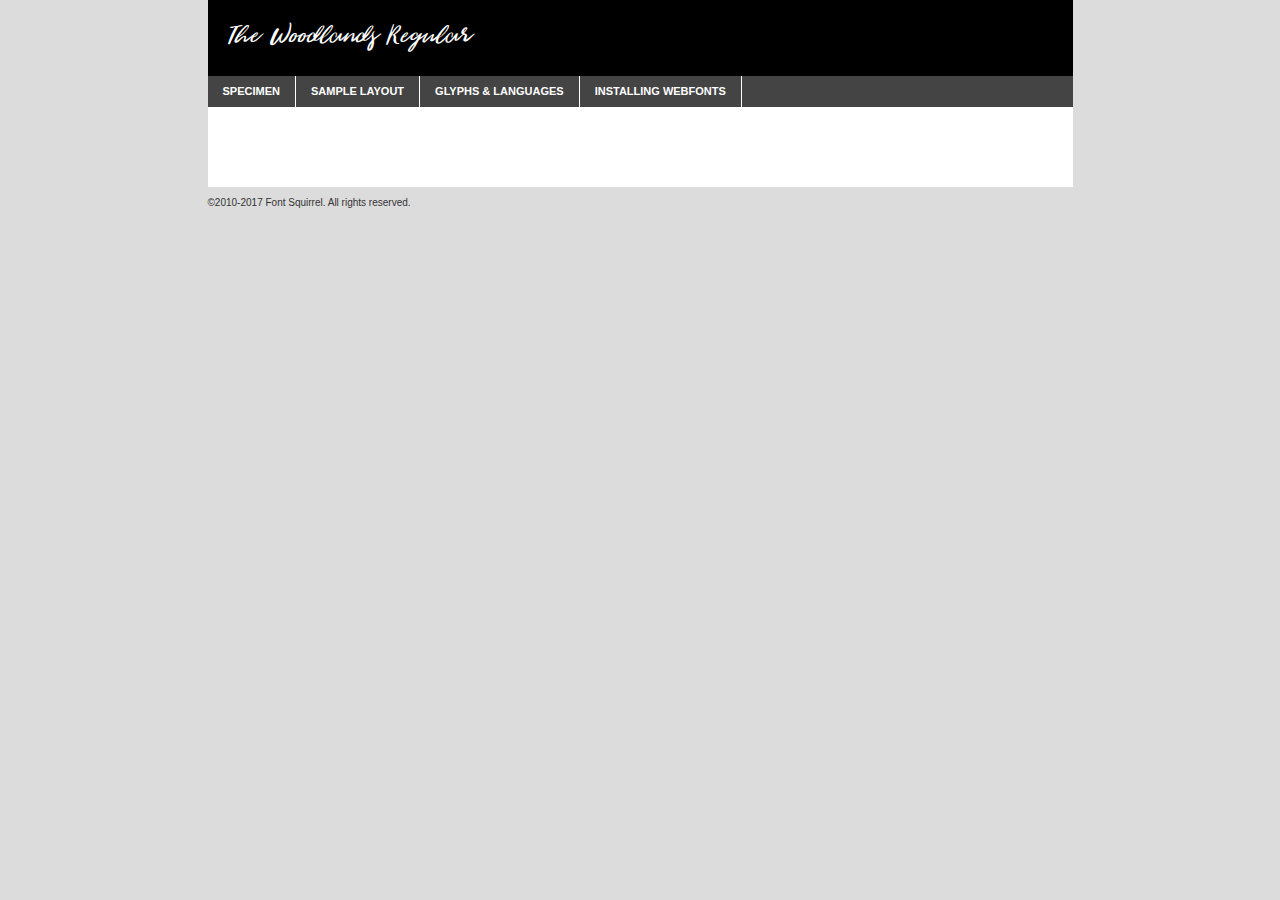
<file: css/fonts/The Woodlands/thewoodlands-regular-demo.html>
<!DOCTYPE html PUBLIC "-//W3C//DTD XHTML 1.0 Transitional//EN"
	"http://www.w3.org/TR/xhtml1/DTD/xhtml1-transitional.dtd">

<html xmlns="http://www.w3.org/1999/xhtml" xml:lang="en" lang="en">
<head>
	<meta http-equiv="Content-Type" content="text/html; charset=utf-8" />
	<script src="http://ajax.googleapis.com/ajax/libs/jquery/1.7.2/jquery.min.js" type="text/javascript" charset="utf-8"></script>
	<script type="text/javascript">
	(function($){$.fn.easyTabs=function(option){var param=jQuery.extend({fadeSpeed:"fast",defaultContent:1,activeClass:'active'},option);$(this).each(function(){var thisId="#"+this.id;if(param.defaultContent==''){param.defaultContent=1;}
	if(typeof param.defaultContent=="number")
	{var defaultTab=$(thisId+" .tabs li:eq("+(param.defaultContent-1)+") a").attr('href').substr(1);}else{var defaultTab=param.defaultContent;}
	$(thisId+" .tabs li a").each(function(){var tabToHide=$(this).attr('href').substr(1);$("#"+tabToHide).addClass('easytabs-tab-content');});hideAll();changeContent(defaultTab);function hideAll(){$(thisId+" .easytabs-tab-content").hide();}
	function changeContent(tabId){hideAll();$(thisId+" .tabs li").removeClass(param.activeClass);$(thisId+" .tabs li a[href=#"+tabId+"]").closest('li').addClass(param.activeClass);if(param.fadeSpeed!="none")
	{$(thisId+" #"+tabId).fadeIn(param.fadeSpeed);}else{$(thisId+" #"+tabId).show();}}
	$(thisId+" .tabs li").click(function(){var tabId=$(this).find('a').attr('href').substr(1);changeContent(tabId);return false;});});}})(jQuery);
	</script>
	<link rel="stylesheet" href="specimen_files/specimen_stylesheet.css" type="text/css" charset="utf-8" />
	<link rel="stylesheet" href="stylesheet.css" type="text/css" charset="utf-8" />

	<style type="text/css">
					body{
				font-family: 'the_woodlandsregular';
							}
		</style>

	<title>The Woodlands Regular Specimen</title>
	
	
	<script type="text/javascript" charset="utf-8">
		$(document).ready(function() {
			$('#container').easyTabs({defaultContent:1});
		});
	</script>
</head>

<body>
<div id="container">
	<div id="header">
		The Woodlands Regular	</div>
	<ul class="tabs">
		<li><a href="#specimen">Specimen</a></li>
		<li><a href="#layout">Sample Layout</a></li>
				<li><a href="#glyphs">Glyphs &amp; Languages</a></li>
		<li><a href="#installing">Installing Webfonts</a></li>
		
	</ul>
	
	<div id="main_content">

		
			<div id="specimen">
		
				<div class="section">
					<div class="grid12 firstcol">
						<div class="huge">AaBb</div>
					</div>
				</div>
		
				<div class="section">
					<div class="glyph_range">A&#x200B;B&#x200b;C&#x200b;D&#x200b;E&#x200b;F&#x200b;G&#x200b;H&#x200b;I&#x200b;J&#x200b;K&#x200b;L&#x200b;M&#x200b;N&#x200b;O&#x200b;P&#x200b;Q&#x200b;R&#x200b;S&#x200b;T&#x200b;U&#x200b;V&#x200b;W&#x200b;X&#x200b;Y&#x200b;Z&#x200b;a&#x200b;b&#x200b;c&#x200b;d&#x200b;e&#x200b;f&#x200b;g&#x200b;h&#x200b;i&#x200b;j&#x200b;k&#x200b;l&#x200b;m&#x200b;n&#x200b;o&#x200b;p&#x200b;q&#x200b;r&#x200b;s&#x200b;t&#x200b;u&#x200b;v&#x200b;w&#x200b;x&#x200b;y&#x200b;z&#x200b;1&#x200b;2&#x200b;3&#x200b;4&#x200b;5&#x200b;6&#x200b;7&#x200b;8&#x200b;9&#x200b;0&#x200b;&amp;&#x200b;.&#x200b;,&#x200b;?&#x200b;!&#x200b;&#64;&#x200b;(&#x200b;)&#x200b;#&#x200b;$&#x200b;%&#x200b;*&#x200b;+&#x200b;-&#x200b;=&#x200b;:&#x200b;;</div>
				</div>
				<div class="section">
					<div class="grid12 firstcol">
						<table class="sample_table">
							<tr><td>10</td><td class="size10">abcdefghijklmnopqrstuvwxyzABCDEFGHIJKLMNOPQRSTUVWXYZ0123456789abcdefghijklmnopqrstuvwxyzABCDEFGHIJKLMNOPQRSTUVWXYZ0123456789abcdefghijklmnopqrstuvwxyzABCDEFGHIJKLMNOPQRSTUVWXYZ</td></tr>
							<tr><td>11</td><td class="size11">abcdefghijklmnopqrstuvwxyzABCDEFGHIJKLMNOPQRSTUVWXYZ0123456789abcdefghijklmnopqrstuvwxyzABCDEFGHIJKLMNOPQRSTUVWXYZ0123456789abcdefghijklmnopqrstuvwxyzABCDEFGHIJKLMNOPQRSTUVWXYZ</td></tr>
							<tr><td>12</td><td class="size12">abcdefghijklmnopqrstuvwxyzABCDEFGHIJKLMNOPQRSTUVWXYZ0123456789abcdefghijklmnopqrstuvwxyzABCDEFGHIJKLMNOPQRSTUVWXYZ0123456789abcdefghijklmnopqrstuvwxyzABCDEFGHIJKLMNOPQRSTUVWXYZ</td></tr>
							<tr><td>13</td><td class="size13">abcdefghijklmnopqrstuvwxyzABCDEFGHIJKLMNOPQRSTUVWXYZ0123456789abcdefghijklmnopqrstuvwxyzABCDEFGHIJKLMNOPQRSTUVWXYZ0123456789abcdefghijklmnopqrstuvwxyzABCDEFGHIJKLMNOPQRSTUVWXYZ</td></tr>
							<tr><td>14</td><td class="size14">abcdefghijklmnopqrstuvwxyzABCDEFGHIJKLMNOPQRSTUVWXYZ0123456789abcdefghijklmnopqrstuvwxyzABCDEFGHIJKLMNOPQRSTUVWXYZ0123456789abcdefghijklmnopqrstuvwxyzABCDEFGHIJKLMNOPQRSTUVWXYZ</td></tr>
							<tr><td>16</td><td class="size16">abcdefghijklmnopqrstuvwxyzABCDEFGHIJKLMNOPQRSTUVWXYZ0123456789abcdefghijklmnopqrstuvwxyzABCDEFGHIJKLMNOPQRSTUVWXYZ</td></tr>
							<tr><td>18</td><td class="size18">abcdefghijklmnopqrstuvwxyzABCDEFGHIJKLMNOPQRSTUVWXYZ0123456789abcdefghijklmnopqrstuvwxyzABCDEFGHIJKLMNOPQRSTUVWXYZ</td></tr>
							<tr><td>20</td><td class="size20">abcdefghijklmnopqrstuvwxyzABCDEFGHIJKLMNOPQRSTUVWXYZ0123456789abcdefghijklmnopqrstuvwxyzABCDEFGHIJKLMNOPQRSTUVWXYZ</td></tr>
							<tr><td>24</td><td class="size24">abcdefghijklmnopqrstuvwxyzABCDEFGHIJKLMNOPQRSTUVWXYZ0123456789abcdefghijklmnopqrstuvwxyzABCDEFGHIJKLMNOPQRSTUVWXYZ</td></tr>
							<tr><td>30</td><td class="size30">abcdefghijklmnopqrstuvwxyzABCDEFGHIJKLMNOPQRSTUVWXYZ0123456789abcdefghijklmnopqrstuvwxyzABCDEFGHIJKLMNOPQRSTUVWXYZ</td></tr>
							<tr><td>36</td><td class="size36">abcdefghijklmnopqrstuvwxyzABCDEFGHIJKLMNOPQRSTUVWXYZ0123456789abcdefghijklmnopqrstuvwxyzABCDEFGHIJKLMNOPQRSTUVWXYZ</td></tr>
							<tr><td>48</td><td class="size48">abcdefghijklmnopqrstuvwxyzABCDEFGHIJKLMNOPQRSTUVWXYZ0123456789abcdefghijklmnopqrstuvwxyzABCDEFGHIJKLMNOPQRSTUVWXYZ</td></tr>
							<tr><td>60</td><td class="size60">abcdefghijklmnopqrstuvwxyzABCDEFGHIJKLMNOPQRSTUVWXYZ0123456789abcdefghijklmnopqrstuvwxyzABCDEFGHIJKLMNOPQRSTUVWXYZ</td></tr>
							<tr><td>72</td><td class="size72">abcdefghijklmnopqrstuvwxyzABCDEFGHIJKLMNOPQRSTUVWXYZ0123456789abcdefghijklmnopqrstuvwxyzABCDEFGHIJKLMNOPQRSTUVWXYZ</td></tr>
							<tr><td>90</td><td class="size90">abcdefghijklmnopqrstuvwxyzABCDEFGHIJKLMNOPQRSTUVWXYZ0123456789abcdefghijklmnopqrstuvwxyzABCDEFGHIJKLMNOPQRSTUVWXYZ</td></tr>
						</table>
				
					</div>
			
				</div>
		
		
		
								<div class="section" id="bodycomparison">


										<div id="xheight">
				<div class="fontbody">&#x25FC;&#x25FC;&#x25FC;&#x25FC;&#x25FC;&#x25FC;&#x25FC;&#x25FC;&#x25FC;&#x25FC;&#x25FC;&#x25FC;&#x25FC;&#x25FC;&#x25FC;&#x25FC;&#x25FC;&#x25FC;&#x25FC;&#x25FC;&#x25FC;&#x25FC;&#x25FC;&#x25FC;&#x25FC;&#x25FC;&#x25FC;&#x25FC;&#x25FC;&#x25FC;&#x25FC;&#x25FC;&#x25FC;&#x25FC;&#x25FC;&#x25FC;&#x25FC;&#x25FC;&#x25FC;&#x25FC;&#x25FC;&#x25FC;&#x25FC;&#x25FC;&#x25FC;&#x25FC;&#x25FC;&#x25FC;&#x25FC;&#x25FC;&#x25FC;&#x25FC;&#x25FC;&#x25FC;&#x25FC;&#x25FC;&#x25FC;&#x25FC;&#x25FC;&#x25FC;&#x25FC;&#x25FC;&#x25FC;&#x25FC;&#x25FC;&#x25FC;&#x25FC;&#x25FC;&#x25FC;&#x25FC;&#x25FC;&#x25FC;&#x25FC;&#x25FC;&#x25FC;&#x25FC;&#x25FC;&#x25FC;&#x25FC;&#x25FC;&#x25FC;&#x25FC;&#x25FC;&#x25FC;&#x25FC;&#x25FC;&#x25FC;&#x25FC;&#x25FC;&#x25FC;&#x25FC;&#x25FC;&#x25FC;&#x25FC;&#x25FC;&#x25FC;&#x25FC;&#x25FC;&#x25FC;body</div><div class="arialbody">body</div><div class="verdanabody">body</div><div class="georgiabody">body</div></div>
										<div class="fontbody" style="z-index:1">
											body<span>The Woodlands Regular</span>
										</div>
										<div class="arialbody" style="z-index:1">
											body<span>Arial</span>
										</div>
										<div class="verdanabody" style="z-index:1">
											body<span>Verdana</span>
										</div>
										<div class="georgiabody" style="z-index:1">
											body<span>Georgia</span>
										</div>



								</div>
		
		
				<div class="section psample psample_row1" id="">
					
					<div class="grid2 firstcol">
						<p class="size10"><span>10.</span>Aenean lacinia bibendum nulla sed consectetur. Fusce dapibus, tellus ac cursus commodo, tortor mauris condimentum nibh, ut fermentum massa justo sit amet risus. Nullam id dolor id nibh ultricies vehicula ut id elit. Cum sociis natoque penatibus et magnis dis parturient montes, nascetur ridiculus mus. Nulla vitae elit libero, a pharetra augue.</p>
			
					</div>
					<div class="grid3">
						<p class="size11"><span>11.</span>Aenean lacinia bibendum nulla sed consectetur. Fusce dapibus, tellus ac cursus commodo, tortor mauris condimentum nibh, ut fermentum massa justo sit amet risus. Nullam id dolor id nibh ultricies vehicula ut id elit. Cum sociis natoque penatibus et magnis dis parturient montes, nascetur ridiculus mus. Nulla vitae elit libero, a pharetra augue.</p>
			
					</div>
					<div class="grid3">
						<p class="size12"><span>12.</span>Aenean lacinia bibendum nulla sed consectetur. Fusce dapibus, tellus ac cursus commodo, tortor mauris condimentum nibh, ut fermentum massa justo sit amet risus. Nullam id dolor id nibh ultricies vehicula ut id elit. Cum sociis natoque penatibus et magnis dis parturient montes, nascetur ridiculus mus. Nulla vitae elit libero, a pharetra augue.</p>
			
					</div>
					<div class="grid4">
						<p class="size13"><span>13.</span>Aenean lacinia bibendum nulla sed consectetur. Fusce dapibus, tellus ac cursus commodo, tortor mauris condimentum nibh, ut fermentum massa justo sit amet risus. Nullam id dolor id nibh ultricies vehicula ut id elit. Cum sociis natoque penatibus et magnis dis parturient montes, nascetur ridiculus mus. Nulla vitae elit libero, a pharetra augue.</p>
			
					</div>
					<div class="white_blend"></div>
					
				</div>
				<div class="section psample psample_row2" id="">
					<div class="grid3 firstcol">
						<p class="size14"><span>14.</span>Aenean lacinia bibendum nulla sed consectetur. Fusce dapibus, tellus ac cursus commodo, tortor mauris condimentum nibh, ut fermentum massa justo sit amet risus. Nullam id dolor id nibh ultricies vehicula ut id elit. Cum sociis natoque penatibus et magnis dis parturient montes, nascetur ridiculus mus. Nulla vitae elit libero, a pharetra augue.</p>
			
					</div>
					<div class="grid4">
						<p class="size16"><span>16.</span>Aenean lacinia bibendum nulla sed consectetur. Fusce dapibus, tellus ac cursus commodo, tortor mauris condimentum nibh, ut fermentum massa justo sit amet risus. Nullam id dolor id nibh ultricies vehicula ut id elit. Cum sociis natoque penatibus et magnis dis parturient montes, nascetur ridiculus mus. Nulla vitae elit libero, a pharetra augue.</p>
			
					</div>
					<div class="grid5">
						<p class="size18"><span>18.</span>Aenean lacinia bibendum nulla sed consectetur. Fusce dapibus, tellus ac cursus commodo, tortor mauris condimentum nibh, ut fermentum massa justo sit amet risus. Nullam id dolor id nibh ultricies vehicula ut id elit. Cum sociis natoque penatibus et magnis dis parturient montes, nascetur ridiculus mus. Nulla vitae elit libero, a pharetra augue.</p>
			
					</div>

					<div class="white_blend"></div>

				</div>
				
				<div class="section psample psample_row3" id="">
					<div class="grid5 firstcol">
						<p class="size20"><span>20.</span>Aenean lacinia bibendum nulla sed consectetur. Fusce dapibus, tellus ac cursus commodo, tortor mauris condimentum nibh, ut fermentum massa justo sit amet risus. Nullam id dolor id nibh ultricies vehicula ut id elit. Cum sociis natoque penatibus et magnis dis parturient montes, nascetur ridiculus mus. Nulla vitae elit libero, a pharetra augue.</p>
					</div>
					<div class="grid7">
						<p class="size24"><span>24.</span>Aenean lacinia bibendum nulla sed consectetur. Fusce dapibus, tellus ac cursus commodo, tortor mauris condimentum nibh, ut fermentum massa justo sit amet risus. Nullam id dolor id nibh ultricies vehicula ut id elit. Cum sociis natoque penatibus et magnis dis parturient montes, nascetur ridiculus mus. Nulla vitae elit libero, a pharetra augue.</p>
					</div>
					
					<div class="white_blend"></div>
					
				</div>
				
				<div class="section psample psample_row4" id="">
					<div class="grid12 firstcol">
						<p class="size30"><span>30.</span>Aenean lacinia bibendum nulla sed consectetur. Fusce dapibus, tellus ac cursus commodo, tortor mauris condimentum nibh, ut fermentum massa justo sit amet risus. Nullam id dolor id nibh ultricies vehicula ut id elit. Cum sociis natoque penatibus et magnis dis parturient montes, nascetur ridiculus mus. Nulla vitae elit libero, a pharetra augue.</p>
					</div>
					<div class="white_blend"></div>
					
				</div>
				
				
				
				<div class="section psample psample_row1 fullreverse">
					<div class="grid2 firstcol">
						<p class="size10"><span>10.</span>Aenean lacinia bibendum nulla sed consectetur. Fusce dapibus, tellus ac cursus commodo, tortor mauris condimentum nibh, ut fermentum massa justo sit amet risus. Nullam id dolor id nibh ultricies vehicula ut id elit. Cum sociis natoque penatibus et magnis dis parturient montes, nascetur ridiculus mus. Nulla vitae elit libero, a pharetra augue.</p>
			
					</div>
					<div class="grid3">
						<p class="size11"><span>11.</span>Aenean lacinia bibendum nulla sed consectetur. Fusce dapibus, tellus ac cursus commodo, tortor mauris condimentum nibh, ut fermentum massa justo sit amet risus. Nullam id dolor id nibh ultricies vehicula ut id elit. Cum sociis natoque penatibus et magnis dis parturient montes, nascetur ridiculus mus. Nulla vitae elit libero, a pharetra augue.</p>
			
					</div>
					<div class="grid3">
						<p class="size12"><span>12.</span>Aenean lacinia bibendum nulla sed consectetur. Fusce dapibus, tellus ac cursus commodo, tortor mauris condimentum nibh, ut fermentum massa justo sit amet risus. Nullam id dolor id nibh ultricies vehicula ut id elit. Cum sociis natoque penatibus et magnis dis parturient montes, nascetur ridiculus mus. Nulla vitae elit libero, a pharetra augue.</p>
			
					</div>
					<div class="grid4">
						<p class="size13"><span>13.</span>Aenean lacinia bibendum nulla sed consectetur. Fusce dapibus, tellus ac cursus commodo, tortor mauris condimentum nibh, ut fermentum massa justo sit amet risus. Nullam id dolor id nibh ultricies vehicula ut id elit. Cum sociis natoque penatibus et magnis dis parturient montes, nascetur ridiculus mus. Nulla vitae elit libero, a pharetra augue.</p>
			
					</div>
					<div class="black_blend"></div>
					
				</div>
				
				<div class="section psample psample_row2 fullreverse">
					<div class="grid3 firstcol">
						<p class="size14"><span>14.</span>Aenean lacinia bibendum nulla sed consectetur. Fusce dapibus, tellus ac cursus commodo, tortor mauris condimentum nibh, ut fermentum massa justo sit amet risus. Nullam id dolor id nibh ultricies vehicula ut id elit. Cum sociis natoque penatibus et magnis dis parturient montes, nascetur ridiculus mus. Nulla vitae elit libero, a pharetra augue.</p>
			
					</div>
					<div class="grid4">
						<p class="size16"><span>16.</span>Aenean lacinia bibendum nulla sed consectetur. Fusce dapibus, tellus ac cursus commodo, tortor mauris condimentum nibh, ut fermentum massa justo sit amet risus. Nullam id dolor id nibh ultricies vehicula ut id elit. Cum sociis natoque penatibus et magnis dis parturient montes, nascetur ridiculus mus. Nulla vitae elit libero, a pharetra augue.</p>
			
					</div>
					<div class="grid5">
						<p class="size18"><span>18.</span>Aenean lacinia bibendum nulla sed consectetur. Fusce dapibus, tellus ac cursus commodo, tortor mauris condimentum nibh, ut fermentum massa justo sit amet risus. Nullam id dolor id nibh ultricies vehicula ut id elit. Cum sociis natoque penatibus et magnis dis parturient montes, nascetur ridiculus mus. Nulla vitae elit libero, a pharetra augue.</p>
			
					</div>
					<div class="black_blend"></div>

				</div>
				
				<div class="section psample fullreverse psample_row3" id="">
					<div class="grid5 firstcol">
						<p class="size20"><span>20.</span>Aenean lacinia bibendum nulla sed consectetur. Fusce dapibus, tellus ac cursus commodo, tortor mauris condimentum nibh, ut fermentum massa justo sit amet risus. Nullam id dolor id nibh ultricies vehicula ut id elit. Cum sociis natoque penatibus et magnis dis parturient montes, nascetur ridiculus mus. Nulla vitae elit libero, a pharetra augue.</p>
					</div>
					<div class="grid7">
						<p class="size24"><span>24.</span>Aenean lacinia bibendum nulla sed consectetur. Fusce dapibus, tellus ac cursus commodo, tortor mauris condimentum nibh, ut fermentum massa justo sit amet risus. Nullam id dolor id nibh ultricies vehicula ut id elit. Cum sociis natoque penatibus et magnis dis parturient montes, nascetur ridiculus mus. Nulla vitae elit libero, a pharetra augue.</p>
					</div>
					
					<div class="black_blend"></div>
					
				</div>
				
				<div class="section psample fullreverse psample_row4" id="" style="border-bottom: 20px #000 solid;">
					<div class="grid12 firstcol">
						<p class="size30"><span>30.</span>Aenean lacinia bibendum nulla sed consectetur. Fusce dapibus, tellus ac cursus commodo, tortor mauris condimentum nibh, ut fermentum massa justo sit amet risus. Nullam id dolor id nibh ultricies vehicula ut id elit. Cum sociis natoque penatibus et magnis dis parturient montes, nascetur ridiculus mus. Nulla vitae elit libero, a pharetra augue.</p>
					</div>
					<div class="black_blend"></div>
					
				</div>
				
				
				
				
			</div>
			
			<div id="layout">
				
				<div class="section">
					
					<div class="grid12 firstcol">
						<h1>Lorem Ipsum Dolor</h1>
						<h2>Etiam porta sem malesuada magna mollis euismod</h2>
						
						<p class="byline">By <a href="#link">Aenean Lacinia</a></p>
					</div>
				</div>
				<div class="section">
					<div class="grid8 firstcol">
						<p class="large">Donec sed odio dui. Morbi leo risus, porta ac consectetur ac, vestibulum at eros. Fusce dapibus, tellus ac cursus commodo, tortor mauris condimentum nibh, ut fermentum massa justo sit amet risus. </p>

						
						<h3>Pellentesque ornare sem</h3>

						<p>Maecenas sed diam eget risus varius blandit sit amet non magna. Maecenas faucibus mollis interdum. Donec ullamcorper nulla non metus auctor fringilla. Nullam id dolor id nibh ultricies vehicula ut id elit. Nullam id dolor id nibh ultricies vehicula ut id elit. </p>

						<p>Aenean eu leo quam. Pellentesque ornare sem lacinia quam venenatis vestibulum. Lorem ipsum dolor sit amet, consectetur adipiscing elit. Cum sociis natoque penatibus et magnis dis parturient montes, nascetur ridiculus mus. </p>

						<p>Nulla vitae elit libero, a pharetra augue. Praesent commodo cursus magna, vel scelerisque nisl consectetur et. Aenean lacinia bibendum nulla sed consectetur. </p>

						<p>Nullam quis risus eget urna mollis ornare vel eu leo. Nullam quis risus eget urna mollis ornare vel eu leo. Maecenas sed diam eget risus varius blandit sit amet non magna. Donec ullamcorper nulla non metus auctor fringilla. </p>

						<h3>Cras mattis consectetur</h3>

						<p>Aenean eu leo quam. Pellentesque ornare sem lacinia quam venenatis vestibulum. Aenean lacinia bibendum nulla sed consectetur. Integer posuere erat a ante venenatis dapibus posuere velit aliquet. Cras mattis consectetur purus sit amet fermentum. </p>

						<p>Nullam id dolor id nibh ultricies vehicula ut id elit. Nullam quis risus eget urna mollis ornare vel eu leo. Cras mattis consectetur purus sit amet fermentum.</p>
					</div>
					
					<div class="grid4 sidebar">
						
						<div class="box reverse">
							<p class="last">Nullam quis risus eget urna mollis ornare vel eu leo. Donec ullamcorper nulla non metus auctor fringilla. Cras mattis consectetur purus sit amet fermentum. Sed posuere consectetur est at lobortis. Lorem ipsum dolor sit amet, consectetur adipiscing elit. </p>
						</div>
						
						<p class="caption">Maecenas sed diam eget risus varius.</p>

						<p>Vestibulum id ligula porta felis euismod semper. Integer posuere erat a ante venenatis dapibus posuere velit aliquet. Vestibulum id ligula porta felis euismod semper. Sed posuere consectetur est at lobortis. Maecenas sed diam eget risus varius blandit sit amet non magna. Fusce dapibus, tellus ac cursus commodo, tortor mauris condimentum nibh, ut fermentum massa justo sit amet risus. </p>

					

						<p>Duis mollis, est non commodo luctus, nisi erat porttitor ligula, eget lacinia odio sem nec elit. Aenean lacinia bibendum nulla sed consectetur. Vivamus sagittis lacus vel augue laoreet rutrum faucibus dolor auctor. Aenean lacinia bibendum nulla sed consectetur. Nullam quis risus eget urna mollis ornare vel eu leo. </p>

						<p>Praesent commodo cursus magna, vel scelerisque nisl consectetur et. Donec ullamcorper nulla non metus auctor fringilla. Maecenas faucibus mollis interdum. Fusce dapibus, tellus ac cursus commodo, tortor mauris condimentum nibh, ut fermentum massa justo sit amet risus. </p>

					</div>
				</div>
				
			</div>


			



		<div id="glyphs">
			<div class="section">
				<div class="grid12 firstcol">
			
				<h1>Language Support</h1>
				<p>The subset of The Woodlands Regular in this kit supports the following languages:<br />
			
					English, Arrernte, Bislama, Cebuano, Fijian, Gilbertese, Hmong, Ibanag, Iloko_ilokano, Interglossa_glosa, Interlingua, Lojban, Norfolk_pitcairnese, Oromo, Rotokas, Seychelles_creole, Shona, Somali, Southern_ndebele, Swahili, Swati_swazi, Tok_pisin, Warlpiri, Xhosa, Zulu, Latinbasic, Demo				</p>
				<h1>Glyph Chart</h1>
				<p>The subset of The Woodlands Regular in this kit includes all the glyphs listed below. Unicode entities are included above each glyph to help you insert individual characters into your layout.</p>
				<div id="glyph_chart">
			
																				 <div><p>&amp;#32;</p>&#32;</div>
																				 <div><p>&amp;#33;</p>&#33;</div>
																				 <div><p>&amp;#34;</p>&#34;</div>
																				 <div><p>&amp;#35;</p>&#35;</div>
																				 <div><p>&amp;#36;</p>&#36;</div>
																				 <div><p>&amp;#37;</p>&#37;</div>
																				 <div><p>&amp;#38;</p>&#38;</div>
																				 <div><p>&amp;#39;</p>&#39;</div>
																				 <div><p>&amp;#40;</p>&#40;</div>
																				 <div><p>&amp;#41;</p>&#41;</div>
																				 <div><p>&amp;#42;</p>&#42;</div>
																				 <div><p>&amp;#43;</p>&#43;</div>
																				 <div><p>&amp;#44;</p>&#44;</div>
																				 <div><p>&amp;#45;</p>&#45;</div>
																				 <div><p>&amp;#46;</p>&#46;</div>
																				 <div><p>&amp;#47;</p>&#47;</div>
																				 <div><p>&amp;#48;</p>&#48;</div>
																				 <div><p>&amp;#49;</p>&#49;</div>
																				 <div><p>&amp;#50;</p>&#50;</div>
																				 <div><p>&amp;#51;</p>&#51;</div>
																				 <div><p>&amp;#52;</p>&#52;</div>
																				 <div><p>&amp;#53;</p>&#53;</div>
																				 <div><p>&amp;#54;</p>&#54;</div>
																				 <div><p>&amp;#55;</p>&#55;</div>
																				 <div><p>&amp;#56;</p>&#56;</div>
																				 <div><p>&amp;#57;</p>&#57;</div>
																				 <div><p>&amp;#58;</p>&#58;</div>
																				 <div><p>&amp;#59;</p>&#59;</div>
																				 <div><p>&amp;#60;</p>&#60;</div>
																				 <div><p>&amp;#61;</p>&#61;</div>
																				 <div><p>&amp;#62;</p>&#62;</div>
																				 <div><p>&amp;#63;</p>&#63;</div>
																				 <div><p>&amp;#64;</p>&#64;</div>
																				 <div><p>&amp;#65;</p>&#65;</div>
																				 <div><p>&amp;#66;</p>&#66;</div>
																				 <div><p>&amp;#67;</p>&#67;</div>
																				 <div><p>&amp;#68;</p>&#68;</div>
																				 <div><p>&amp;#69;</p>&#69;</div>
																				 <div><p>&amp;#70;</p>&#70;</div>
																				 <div><p>&amp;#71;</p>&#71;</div>
																				 <div><p>&amp;#72;</p>&#72;</div>
																				 <div><p>&amp;#73;</p>&#73;</div>
																				 <div><p>&amp;#74;</p>&#74;</div>
																				 <div><p>&amp;#75;</p>&#75;</div>
																				 <div><p>&amp;#76;</p>&#76;</div>
																				 <div><p>&amp;#77;</p>&#77;</div>
																				 <div><p>&amp;#78;</p>&#78;</div>
																				 <div><p>&amp;#79;</p>&#79;</div>
																				 <div><p>&amp;#80;</p>&#80;</div>
																				 <div><p>&amp;#81;</p>&#81;</div>
																				 <div><p>&amp;#82;</p>&#82;</div>
																				 <div><p>&amp;#83;</p>&#83;</div>
																				 <div><p>&amp;#84;</p>&#84;</div>
																				 <div><p>&amp;#85;</p>&#85;</div>
																				 <div><p>&amp;#86;</p>&#86;</div>
																				 <div><p>&amp;#87;</p>&#87;</div>
																				 <div><p>&amp;#88;</p>&#88;</div>
																				 <div><p>&amp;#89;</p>&#89;</div>
																				 <div><p>&amp;#90;</p>&#90;</div>
																				 <div><p>&amp;#91;</p>&#91;</div>
																				 <div><p>&amp;#92;</p>&#92;</div>
																				 <div><p>&amp;#93;</p>&#93;</div>
																				 <div><p>&amp;#94;</p>&#94;</div>
																				 <div><p>&amp;#95;</p>&#95;</div>
																				 <div><p>&amp;#97;</p>&#97;</div>
																				 <div><p>&amp;#98;</p>&#98;</div>
																				 <div><p>&amp;#99;</p>&#99;</div>
																				 <div><p>&amp;#100;</p>&#100;</div>
																				 <div><p>&amp;#101;</p>&#101;</div>
																				 <div><p>&amp;#102;</p>&#102;</div>
																				 <div><p>&amp;#103;</p>&#103;</div>
																				 <div><p>&amp;#104;</p>&#104;</div>
																				 <div><p>&amp;#105;</p>&#105;</div>
																				 <div><p>&amp;#106;</p>&#106;</div>
																				 <div><p>&amp;#107;</p>&#107;</div>
																				 <div><p>&amp;#108;</p>&#108;</div>
																				 <div><p>&amp;#109;</p>&#109;</div>
																				 <div><p>&amp;#110;</p>&#110;</div>
																				 <div><p>&amp;#111;</p>&#111;</div>
																				 <div><p>&amp;#112;</p>&#112;</div>
																				 <div><p>&amp;#113;</p>&#113;</div>
																				 <div><p>&amp;#114;</p>&#114;</div>
																				 <div><p>&amp;#115;</p>&#115;</div>
																				 <div><p>&amp;#116;</p>&#116;</div>
																				 <div><p>&amp;#117;</p>&#117;</div>
																				 <div><p>&amp;#118;</p>&#118;</div>
																				 <div><p>&amp;#119;</p>&#119;</div>
																				 <div><p>&amp;#120;</p>&#120;</div>
																				 <div><p>&amp;#121;</p>&#121;</div>
																				 <div><p>&amp;#122;</p>&#122;</div>
																				 <div><p>&amp;#123;</p>&#123;</div>
																				 <div><p>&amp;#124;</p>&#124;</div>
																				 <div><p>&amp;#125;</p>&#125;</div>
																				 <div><p>&amp;#126;</p>&#126;</div>
																				 <div><p>&amp;#160;</p>&#160;</div>
																				 <div><p>&amp;#161;</p>&#161;</div>
																				 <div><p>&amp;#171;</p>&#171;</div>
																				 <div><p>&amp;#173;</p>&#173;</div>
																				 <div><p>&amp;#183;</p>&#183;</div>
																				 <div><p>&amp;#187;</p>&#187;</div>
																				 <div><p>&amp;#191;</p>&#191;</div>
																				 <div><p>&amp;#215;</p>&#215;</div>
																				 <div><p>&amp;#247;</p>&#247;</div>
																				 <div><p>&amp;#8192;</p>&#8192;</div>
																				 <div><p>&amp;#8193;</p>&#8193;</div>
																				 <div><p>&amp;#8194;</p>&#8194;</div>
																				 <div><p>&amp;#8195;</p>&#8195;</div>
																				 <div><p>&amp;#8196;</p>&#8196;</div>
																				 <div><p>&amp;#8197;</p>&#8197;</div>
																				 <div><p>&amp;#8198;</p>&#8198;</div>
																				 <div><p>&amp;#8199;</p>&#8199;</div>
																				 <div><p>&amp;#8200;</p>&#8200;</div>
																				 <div><p>&amp;#8201;</p>&#8201;</div>
																				 <div><p>&amp;#8202;</p>&#8202;</div>
																				 <div><p>&amp;#8208;</p>&#8208;</div>
																				 <div><p>&amp;#8209;</p>&#8209;</div>
																				 <div><p>&amp;#8210;</p>&#8210;</div>
																				 <div><p>&amp;#8211;</p>&#8211;</div>
																				 <div><p>&amp;#8212;</p>&#8212;</div>
																				 <div><p>&amp;#8218;</p>&#8218;</div>
																				 <div><p>&amp;#8222;</p>&#8222;</div>
																				 <div><p>&amp;#8230;</p>&#8230;</div>
																				 <div><p>&amp;#8239;</p>&#8239;</div>
																				 <div><p>&amp;#8249;</p>&#8249;</div>
																				 <div><p>&amp;#8250;</p>&#8250;</div>
																				 <div><p>&amp;#8287;</p>&#8287;</div>
																				 <div><p>&amp;#9724;</p>&#9724;</div>
																																																</div>	
				</div>
		
		
			</div>
		</div>
		
		
		<div id="specs">
			
		</div>
	
		<div id="installing">
			<div class="section">
				<div class="grid7 firstcol">
					<h1>Installing Webfonts</h1>
					
					<p>Webfonts are supported by all major browser platforms but not all in the same way. There are currently four different font formats that must be included in order to target all browsers. This includes TTF, WOFF, EOT and SVG.</p>
					
					<h2>1. Upload your webfonts</h2>
					<p>You must upload your webfont kit to your website. They should be in or near the same directory as your CSS files.</p>
					
					<h2>2. Include the webfont stylesheet</h2>
					<p>A special CSS @font-face declaration helps the various browsers select the appropriate font it needs without causing you a bunch of headaches. Learn more about this syntax by reading the <a href="https://www.fontspring.com/blog/further-hardening-of-the-bulletproof-syntax">Fontspring blog post</a> about it. The code for it is as follows:</p>


<code>
@font-face{ 
	font-family: 'MyWebFont';
	src: url('WebFont.eot');
	src: url('WebFont.eot?#iefix') format('embedded-opentype'),
	     url('WebFont.woff') format('woff'),
	     url('WebFont.ttf') format('truetype'),
	     url('WebFont.svg#webfont') format('svg');
}
</code>

	<p>We've already gone ahead and generated the code for you. All you have to do is link to the stylesheet in your HTML, like this:</p>
	<code>&lt;link rel=&quot;stylesheet&quot; href=&quot;stylesheet.css&quot; type=&quot;text/css&quot; charset=&quot;utf-8&quot; /&gt;</code>

					<h2>3. Modify your own stylesheet</h2>
					<p>To take advantage of your new fonts, you must tell your stylesheet to use them. Look at the original @font-face declaration above and find the property called "font-family." The name linked there will be what you use to reference the font. Prepend that webfont name to the font stack in the "font-family" property, inside the selector you want to change. For example:</p>
<code>p { font-family: 'WebFont', Arial, sans-serif; }</code>

<h2>4. Test</h2>
<p>Getting webfonts to work cross-browser <em>can</em> be tricky. Use the information in the sidebar to help you if you find that fonts aren't loading in a particular browser.</p>
				</div>
				
				<div class="grid5 sidebar">
					<div class="box">
						<h2>Troubleshooting<br />Font-Face Problems</h2>
						<p>Having trouble getting your webfonts to load in your new website? Here are some tips to sort out what might be the problem.</p>

						<h3>Fonts not showing in any browser</h3>

						<p>This sounds like you need to work on the plumbing. You either did not upload the fonts to the correct directory, or you did not link the fonts properly in the CSS. If you've confirmed that all this is correct and you still have a problem, take a look at your .htaccess file and see if requests are getting intercepted.</p>

						<h3>Fonts not loading in iPhone or iPad</h3>

						<p>The most common problem here is that you are serving the fonts from an IIS server. IIS refuses to serve files that have unknown MIME types. If that is the case, you must set the MIME type for SVG to "image/svg+xml" in the server settings. Follow these instructions from Microsoft if you need help.</p>

						<h3>Fonts not loading in Firefox</h3>

						<p>The primary reason for this failure? You are still using a version Firefox older than 3.5. So upgrade already! If that isn't it, then you are very likely serving fonts from a different domain. Firefox requires that all font assets be served from the same domain. Lastly it is possible that you need to add WOFF to your list of MIME types (if you are serving via IIS.)</p>

						<h3>Fonts not loading in IE</h3>

						<p>Are you looking at Internet Explorer on an actual Windows machine or are you cheating by using a service like Adobe BrowserLab? Many of these screenshot services do not render @font-face for IE. Best to test it on a real machine.</p>

						<h3>Fonts not loading in IE9</h3>

						<p>IE9, like Firefox, requires that fonts be served from the same domain as the website. Make sure that is the case.</p>
					</div>
				</div>
			</div>
			
		</div>
	
	</div>
	<div id="footer">
		<p>&copy;2010-2017 Font Squirrel. All rights reserved.</p>
	</div>
</div>
</body>
</html>
</file>
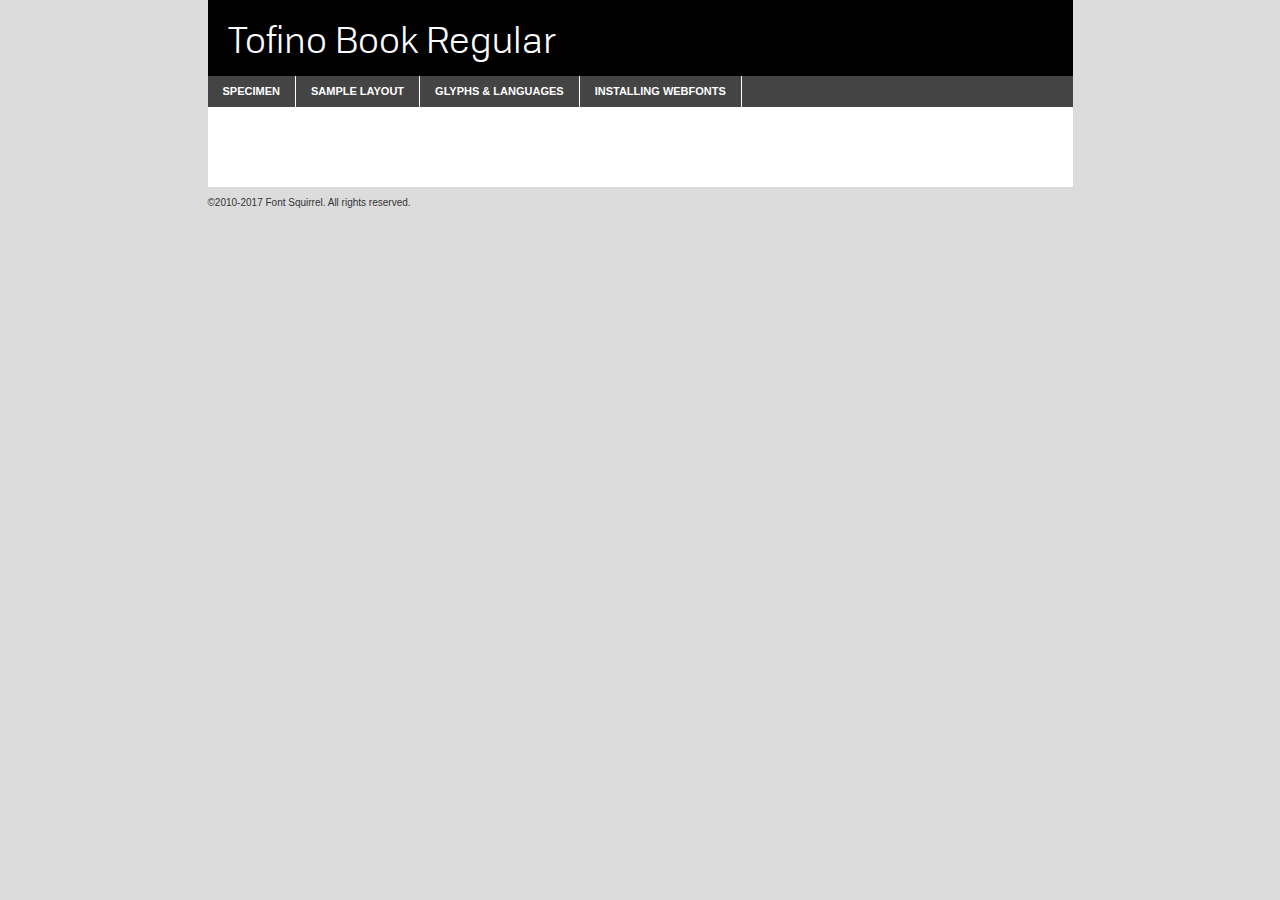
<file: css/fonts/Tofino Book/tofinobook-demo.html>
<!DOCTYPE html PUBLIC "-//W3C//DTD XHTML 1.0 Transitional//EN"
	"http://www.w3.org/TR/xhtml1/DTD/xhtml1-transitional.dtd">

<html xmlns="http://www.w3.org/1999/xhtml" xml:lang="en" lang="en">
<head>
	<meta http-equiv="Content-Type" content="text/html; charset=utf-8" />
	<script src="http://ajax.googleapis.com/ajax/libs/jquery/1.7.2/jquery.min.js" type="text/javascript" charset="utf-8"></script>
	<script type="text/javascript">
	(function($){$.fn.easyTabs=function(option){var param=jQuery.extend({fadeSpeed:"fast",defaultContent:1,activeClass:'active'},option);$(this).each(function(){var thisId="#"+this.id;if(param.defaultContent==''){param.defaultContent=1;}
	if(typeof param.defaultContent=="number")
	{var defaultTab=$(thisId+" .tabs li:eq("+(param.defaultContent-1)+") a").attr('href').substr(1);}else{var defaultTab=param.defaultContent;}
	$(thisId+" .tabs li a").each(function(){var tabToHide=$(this).attr('href').substr(1);$("#"+tabToHide).addClass('easytabs-tab-content');});hideAll();changeContent(defaultTab);function hideAll(){$(thisId+" .easytabs-tab-content").hide();}
	function changeContent(tabId){hideAll();$(thisId+" .tabs li").removeClass(param.activeClass);$(thisId+" .tabs li a[href=#"+tabId+"]").closest('li').addClass(param.activeClass);if(param.fadeSpeed!="none")
	{$(thisId+" #"+tabId).fadeIn(param.fadeSpeed);}else{$(thisId+" #"+tabId).show();}}
	$(thisId+" .tabs li").click(function(){var tabId=$(this).find('a').attr('href').substr(1);changeContent(tabId);return false;});});}})(jQuery);
	</script>
	<link rel="stylesheet" href="specimen_files/specimen_stylesheet.css" type="text/css" charset="utf-8" />
	<link rel="stylesheet" href="stylesheet.css" type="text/css" charset="utf-8" />

	<style type="text/css">
					body{
				font-family: 'tofinobook';
							}
		</style>

	<title>Tofino Book Regular Specimen</title>
	
	
	<script type="text/javascript" charset="utf-8">
		$(document).ready(function() {
			$('#container').easyTabs({defaultContent:1});
		});
	</script>
</head>

<body>
<div id="container">
	<div id="header">
		Tofino Book Regular	</div>
	<ul class="tabs">
		<li><a href="#specimen">Specimen</a></li>
		<li><a href="#layout">Sample Layout</a></li>
				<li><a href="#glyphs">Glyphs &amp; Languages</a></li>
		<li><a href="#installing">Installing Webfonts</a></li>
		
	</ul>
	
	<div id="main_content">

		
			<div id="specimen">
		
				<div class="section">
					<div class="grid12 firstcol">
						<div class="huge">AaBb</div>
					</div>
				</div>
		
				<div class="section">
					<div class="glyph_range">A&#x200B;B&#x200b;C&#x200b;D&#x200b;E&#x200b;F&#x200b;G&#x200b;H&#x200b;I&#x200b;J&#x200b;K&#x200b;L&#x200b;M&#x200b;N&#x200b;O&#x200b;P&#x200b;Q&#x200b;R&#x200b;S&#x200b;T&#x200b;U&#x200b;V&#x200b;W&#x200b;X&#x200b;Y&#x200b;Z&#x200b;a&#x200b;b&#x200b;c&#x200b;d&#x200b;e&#x200b;f&#x200b;g&#x200b;h&#x200b;i&#x200b;j&#x200b;k&#x200b;l&#x200b;m&#x200b;n&#x200b;o&#x200b;p&#x200b;q&#x200b;r&#x200b;s&#x200b;t&#x200b;u&#x200b;v&#x200b;w&#x200b;x&#x200b;y&#x200b;z&#x200b;1&#x200b;2&#x200b;3&#x200b;4&#x200b;5&#x200b;6&#x200b;7&#x200b;8&#x200b;9&#x200b;0&#x200b;&amp;&#x200b;.&#x200b;,&#x200b;?&#x200b;!&#x200b;&#64;&#x200b;(&#x200b;)&#x200b;#&#x200b;$&#x200b;%&#x200b;*&#x200b;+&#x200b;-&#x200b;=&#x200b;:&#x200b;;</div>
				</div>
				<div class="section">
					<div class="grid12 firstcol">
						<table class="sample_table">
							<tr><td>10</td><td class="size10">abcdefghijklmnopqrstuvwxyzABCDEFGHIJKLMNOPQRSTUVWXYZ0123456789abcdefghijklmnopqrstuvwxyzABCDEFGHIJKLMNOPQRSTUVWXYZ0123456789abcdefghijklmnopqrstuvwxyzABCDEFGHIJKLMNOPQRSTUVWXYZ</td></tr>
							<tr><td>11</td><td class="size11">abcdefghijklmnopqrstuvwxyzABCDEFGHIJKLMNOPQRSTUVWXYZ0123456789abcdefghijklmnopqrstuvwxyzABCDEFGHIJKLMNOPQRSTUVWXYZ0123456789abcdefghijklmnopqrstuvwxyzABCDEFGHIJKLMNOPQRSTUVWXYZ</td></tr>
							<tr><td>12</td><td class="size12">abcdefghijklmnopqrstuvwxyzABCDEFGHIJKLMNOPQRSTUVWXYZ0123456789abcdefghijklmnopqrstuvwxyzABCDEFGHIJKLMNOPQRSTUVWXYZ0123456789abcdefghijklmnopqrstuvwxyzABCDEFGHIJKLMNOPQRSTUVWXYZ</td></tr>
							<tr><td>13</td><td class="size13">abcdefghijklmnopqrstuvwxyzABCDEFGHIJKLMNOPQRSTUVWXYZ0123456789abcdefghijklmnopqrstuvwxyzABCDEFGHIJKLMNOPQRSTUVWXYZ0123456789abcdefghijklmnopqrstuvwxyzABCDEFGHIJKLMNOPQRSTUVWXYZ</td></tr>
							<tr><td>14</td><td class="size14">abcdefghijklmnopqrstuvwxyzABCDEFGHIJKLMNOPQRSTUVWXYZ0123456789abcdefghijklmnopqrstuvwxyzABCDEFGHIJKLMNOPQRSTUVWXYZ0123456789abcdefghijklmnopqrstuvwxyzABCDEFGHIJKLMNOPQRSTUVWXYZ</td></tr>
							<tr><td>16</td><td class="size16">abcdefghijklmnopqrstuvwxyzABCDEFGHIJKLMNOPQRSTUVWXYZ0123456789abcdefghijklmnopqrstuvwxyzABCDEFGHIJKLMNOPQRSTUVWXYZ</td></tr>
							<tr><td>18</td><td class="size18">abcdefghijklmnopqrstuvwxyzABCDEFGHIJKLMNOPQRSTUVWXYZ0123456789abcdefghijklmnopqrstuvwxyzABCDEFGHIJKLMNOPQRSTUVWXYZ</td></tr>
							<tr><td>20</td><td class="size20">abcdefghijklmnopqrstuvwxyzABCDEFGHIJKLMNOPQRSTUVWXYZ0123456789abcdefghijklmnopqrstuvwxyzABCDEFGHIJKLMNOPQRSTUVWXYZ</td></tr>
							<tr><td>24</td><td class="size24">abcdefghijklmnopqrstuvwxyzABCDEFGHIJKLMNOPQRSTUVWXYZ0123456789abcdefghijklmnopqrstuvwxyzABCDEFGHIJKLMNOPQRSTUVWXYZ</td></tr>
							<tr><td>30</td><td class="size30">abcdefghijklmnopqrstuvwxyzABCDEFGHIJKLMNOPQRSTUVWXYZ0123456789abcdefghijklmnopqrstuvwxyzABCDEFGHIJKLMNOPQRSTUVWXYZ</td></tr>
							<tr><td>36</td><td class="size36">abcdefghijklmnopqrstuvwxyzABCDEFGHIJKLMNOPQRSTUVWXYZ0123456789abcdefghijklmnopqrstuvwxyzABCDEFGHIJKLMNOPQRSTUVWXYZ</td></tr>
							<tr><td>48</td><td class="size48">abcdefghijklmnopqrstuvwxyzABCDEFGHIJKLMNOPQRSTUVWXYZ0123456789abcdefghijklmnopqrstuvwxyzABCDEFGHIJKLMNOPQRSTUVWXYZ</td></tr>
							<tr><td>60</td><td class="size60">abcdefghijklmnopqrstuvwxyzABCDEFGHIJKLMNOPQRSTUVWXYZ0123456789abcdefghijklmnopqrstuvwxyzABCDEFGHIJKLMNOPQRSTUVWXYZ</td></tr>
							<tr><td>72</td><td class="size72">abcdefghijklmnopqrstuvwxyzABCDEFGHIJKLMNOPQRSTUVWXYZ0123456789abcdefghijklmnopqrstuvwxyzABCDEFGHIJKLMNOPQRSTUVWXYZ</td></tr>
							<tr><td>90</td><td class="size90">abcdefghijklmnopqrstuvwxyzABCDEFGHIJKLMNOPQRSTUVWXYZ0123456789abcdefghijklmnopqrstuvwxyzABCDEFGHIJKLMNOPQRSTUVWXYZ</td></tr>
						</table>
				
					</div>
			
				</div>
		
		
		
								<div class="section" id="bodycomparison">


										<div id="xheight">
				<div class="fontbody">&#x25FC;&#x25FC;&#x25FC;&#x25FC;&#x25FC;&#x25FC;&#x25FC;&#x25FC;&#x25FC;&#x25FC;&#x25FC;&#x25FC;&#x25FC;&#x25FC;&#x25FC;&#x25FC;&#x25FC;&#x25FC;&#x25FC;&#x25FC;&#x25FC;&#x25FC;&#x25FC;&#x25FC;&#x25FC;&#x25FC;&#x25FC;&#x25FC;&#x25FC;&#x25FC;&#x25FC;&#x25FC;&#x25FC;&#x25FC;&#x25FC;&#x25FC;&#x25FC;&#x25FC;&#x25FC;&#x25FC;&#x25FC;&#x25FC;&#x25FC;&#x25FC;&#x25FC;&#x25FC;&#x25FC;&#x25FC;&#x25FC;&#x25FC;&#x25FC;&#x25FC;&#x25FC;&#x25FC;&#x25FC;&#x25FC;&#x25FC;&#x25FC;&#x25FC;&#x25FC;&#x25FC;&#x25FC;&#x25FC;&#x25FC;&#x25FC;&#x25FC;&#x25FC;&#x25FC;&#x25FC;&#x25FC;&#x25FC;&#x25FC;&#x25FC;&#x25FC;&#x25FC;&#x25FC;&#x25FC;&#x25FC;&#x25FC;&#x25FC;&#x25FC;&#x25FC;&#x25FC;&#x25FC;&#x25FC;&#x25FC;&#x25FC;&#x25FC;&#x25FC;&#x25FC;&#x25FC;&#x25FC;&#x25FC;&#x25FC;&#x25FC;&#x25FC;&#x25FC;&#x25FC;&#x25FC;body</div><div class="arialbody">body</div><div class="verdanabody">body</div><div class="georgiabody">body</div></div>
										<div class="fontbody" style="z-index:1">
											body<span>Tofino Book Regular</span>
										</div>
										<div class="arialbody" style="z-index:1">
											body<span>Arial</span>
										</div>
										<div class="verdanabody" style="z-index:1">
											body<span>Verdana</span>
										</div>
										<div class="georgiabody" style="z-index:1">
											body<span>Georgia</span>
										</div>



								</div>
		
		
				<div class="section psample psample_row1" id="">
					
					<div class="grid2 firstcol">
						<p class="size10"><span>10.</span>Aenean lacinia bibendum nulla sed consectetur. Fusce dapibus, tellus ac cursus commodo, tortor mauris condimentum nibh, ut fermentum massa justo sit amet risus. Nullam id dolor id nibh ultricies vehicula ut id elit. Cum sociis natoque penatibus et magnis dis parturient montes, nascetur ridiculus mus. Nulla vitae elit libero, a pharetra augue.</p>
			
					</div>
					<div class="grid3">
						<p class="size11"><span>11.</span>Aenean lacinia bibendum nulla sed consectetur. Fusce dapibus, tellus ac cursus commodo, tortor mauris condimentum nibh, ut fermentum massa justo sit amet risus. Nullam id dolor id nibh ultricies vehicula ut id elit. Cum sociis natoque penatibus et magnis dis parturient montes, nascetur ridiculus mus. Nulla vitae elit libero, a pharetra augue.</p>
			
					</div>
					<div class="grid3">
						<p class="size12"><span>12.</span>Aenean lacinia bibendum nulla sed consectetur. Fusce dapibus, tellus ac cursus commodo, tortor mauris condimentum nibh, ut fermentum massa justo sit amet risus. Nullam id dolor id nibh ultricies vehicula ut id elit. Cum sociis natoque penatibus et magnis dis parturient montes, nascetur ridiculus mus. Nulla vitae elit libero, a pharetra augue.</p>
			
					</div>
					<div class="grid4">
						<p class="size13"><span>13.</span>Aenean lacinia bibendum nulla sed consectetur. Fusce dapibus, tellus ac cursus commodo, tortor mauris condimentum nibh, ut fermentum massa justo sit amet risus. Nullam id dolor id nibh ultricies vehicula ut id elit. Cum sociis natoque penatibus et magnis dis parturient montes, nascetur ridiculus mus. Nulla vitae elit libero, a pharetra augue.</p>
			
					</div>
					<div class="white_blend"></div>
					
				</div>
				<div class="section psample psample_row2" id="">
					<div class="grid3 firstcol">
						<p class="size14"><span>14.</span>Aenean lacinia bibendum nulla sed consectetur. Fusce dapibus, tellus ac cursus commodo, tortor mauris condimentum nibh, ut fermentum massa justo sit amet risus. Nullam id dolor id nibh ultricies vehicula ut id elit. Cum sociis natoque penatibus et magnis dis parturient montes, nascetur ridiculus mus. Nulla vitae elit libero, a pharetra augue.</p>
			
					</div>
					<div class="grid4">
						<p class="size16"><span>16.</span>Aenean lacinia bibendum nulla sed consectetur. Fusce dapibus, tellus ac cursus commodo, tortor mauris condimentum nibh, ut fermentum massa justo sit amet risus. Nullam id dolor id nibh ultricies vehicula ut id elit. Cum sociis natoque penatibus et magnis dis parturient montes, nascetur ridiculus mus. Nulla vitae elit libero, a pharetra augue.</p>
			
					</div>
					<div class="grid5">
						<p class="size18"><span>18.</span>Aenean lacinia bibendum nulla sed consectetur. Fusce dapibus, tellus ac cursus commodo, tortor mauris condimentum nibh, ut fermentum massa justo sit amet risus. Nullam id dolor id nibh ultricies vehicula ut id elit. Cum sociis natoque penatibus et magnis dis parturient montes, nascetur ridiculus mus. Nulla vitae elit libero, a pharetra augue.</p>
			
					</div>

					<div class="white_blend"></div>

				</div>
				
				<div class="section psample psample_row3" id="">
					<div class="grid5 firstcol">
						<p class="size20"><span>20.</span>Aenean lacinia bibendum nulla sed consectetur. Fusce dapibus, tellus ac cursus commodo, tortor mauris condimentum nibh, ut fermentum massa justo sit amet risus. Nullam id dolor id nibh ultricies vehicula ut id elit. Cum sociis natoque penatibus et magnis dis parturient montes, nascetur ridiculus mus. Nulla vitae elit libero, a pharetra augue.</p>
					</div>
					<div class="grid7">
						<p class="size24"><span>24.</span>Aenean lacinia bibendum nulla sed consectetur. Fusce dapibus, tellus ac cursus commodo, tortor mauris condimentum nibh, ut fermentum massa justo sit amet risus. Nullam id dolor id nibh ultricies vehicula ut id elit. Cum sociis natoque penatibus et magnis dis parturient montes, nascetur ridiculus mus. Nulla vitae elit libero, a pharetra augue.</p>
					</div>
					
					<div class="white_blend"></div>
					
				</div>
				
				<div class="section psample psample_row4" id="">
					<div class="grid12 firstcol">
						<p class="size30"><span>30.</span>Aenean lacinia bibendum nulla sed consectetur. Fusce dapibus, tellus ac cursus commodo, tortor mauris condimentum nibh, ut fermentum massa justo sit amet risus. Nullam id dolor id nibh ultricies vehicula ut id elit. Cum sociis natoque penatibus et magnis dis parturient montes, nascetur ridiculus mus. Nulla vitae elit libero, a pharetra augue.</p>
					</div>
					<div class="white_blend"></div>
					
				</div>
				
				
				
				<div class="section psample psample_row1 fullreverse">
					<div class="grid2 firstcol">
						<p class="size10"><span>10.</span>Aenean lacinia bibendum nulla sed consectetur. Fusce dapibus, tellus ac cursus commodo, tortor mauris condimentum nibh, ut fermentum massa justo sit amet risus. Nullam id dolor id nibh ultricies vehicula ut id elit. Cum sociis natoque penatibus et magnis dis parturient montes, nascetur ridiculus mus. Nulla vitae elit libero, a pharetra augue.</p>
			
					</div>
					<div class="grid3">
						<p class="size11"><span>11.</span>Aenean lacinia bibendum nulla sed consectetur. Fusce dapibus, tellus ac cursus commodo, tortor mauris condimentum nibh, ut fermentum massa justo sit amet risus. Nullam id dolor id nibh ultricies vehicula ut id elit. Cum sociis natoque penatibus et magnis dis parturient montes, nascetur ridiculus mus. Nulla vitae elit libero, a pharetra augue.</p>
			
					</div>
					<div class="grid3">
						<p class="size12"><span>12.</span>Aenean lacinia bibendum nulla sed consectetur. Fusce dapibus, tellus ac cursus commodo, tortor mauris condimentum nibh, ut fermentum massa justo sit amet risus. Nullam id dolor id nibh ultricies vehicula ut id elit. Cum sociis natoque penatibus et magnis dis parturient montes, nascetur ridiculus mus. Nulla vitae elit libero, a pharetra augue.</p>
			
					</div>
					<div class="grid4">
						<p class="size13"><span>13.</span>Aenean lacinia bibendum nulla sed consectetur. Fusce dapibus, tellus ac cursus commodo, tortor mauris condimentum nibh, ut fermentum massa justo sit amet risus. Nullam id dolor id nibh ultricies vehicula ut id elit. Cum sociis natoque penatibus et magnis dis parturient montes, nascetur ridiculus mus. Nulla vitae elit libero, a pharetra augue.</p>
			
					</div>
					<div class="black_blend"></div>
					
				</div>
				
				<div class="section psample psample_row2 fullreverse">
					<div class="grid3 firstcol">
						<p class="size14"><span>14.</span>Aenean lacinia bibendum nulla sed consectetur. Fusce dapibus, tellus ac cursus commodo, tortor mauris condimentum nibh, ut fermentum massa justo sit amet risus. Nullam id dolor id nibh ultricies vehicula ut id elit. Cum sociis natoque penatibus et magnis dis parturient montes, nascetur ridiculus mus. Nulla vitae elit libero, a pharetra augue.</p>
			
					</div>
					<div class="grid4">
						<p class="size16"><span>16.</span>Aenean lacinia bibendum nulla sed consectetur. Fusce dapibus, tellus ac cursus commodo, tortor mauris condimentum nibh, ut fermentum massa justo sit amet risus. Nullam id dolor id nibh ultricies vehicula ut id elit. Cum sociis natoque penatibus et magnis dis parturient montes, nascetur ridiculus mus. Nulla vitae elit libero, a pharetra augue.</p>
			
					</div>
					<div class="grid5">
						<p class="size18"><span>18.</span>Aenean lacinia bibendum nulla sed consectetur. Fusce dapibus, tellus ac cursus commodo, tortor mauris condimentum nibh, ut fermentum massa justo sit amet risus. Nullam id dolor id nibh ultricies vehicula ut id elit. Cum sociis natoque penatibus et magnis dis parturient montes, nascetur ridiculus mus. Nulla vitae elit libero, a pharetra augue.</p>
			
					</div>
					<div class="black_blend"></div>

				</div>
				
				<div class="section psample fullreverse psample_row3" id="">
					<div class="grid5 firstcol">
						<p class="size20"><span>20.</span>Aenean lacinia bibendum nulla sed consectetur. Fusce dapibus, tellus ac cursus commodo, tortor mauris condimentum nibh, ut fermentum massa justo sit amet risus. Nullam id dolor id nibh ultricies vehicula ut id elit. Cum sociis natoque penatibus et magnis dis parturient montes, nascetur ridiculus mus. Nulla vitae elit libero, a pharetra augue.</p>
					</div>
					<div class="grid7">
						<p class="size24"><span>24.</span>Aenean lacinia bibendum nulla sed consectetur. Fusce dapibus, tellus ac cursus commodo, tortor mauris condimentum nibh, ut fermentum massa justo sit amet risus. Nullam id dolor id nibh ultricies vehicula ut id elit. Cum sociis natoque penatibus et magnis dis parturient montes, nascetur ridiculus mus. Nulla vitae elit libero, a pharetra augue.</p>
					</div>
					
					<div class="black_blend"></div>
					
				</div>
				
				<div class="section psample fullreverse psample_row4" id="" style="border-bottom: 20px #000 solid;">
					<div class="grid12 firstcol">
						<p class="size30"><span>30.</span>Aenean lacinia bibendum nulla sed consectetur. Fusce dapibus, tellus ac cursus commodo, tortor mauris condimentum nibh, ut fermentum massa justo sit amet risus. Nullam id dolor id nibh ultricies vehicula ut id elit. Cum sociis natoque penatibus et magnis dis parturient montes, nascetur ridiculus mus. Nulla vitae elit libero, a pharetra augue.</p>
					</div>
					<div class="black_blend"></div>
					
				</div>
				
				
				
				
			</div>
			
			<div id="layout">
				
				<div class="section">
					
					<div class="grid12 firstcol">
						<h1>Lorem Ipsum Dolor</h1>
						<h2>Etiam porta sem malesuada magna mollis euismod</h2>
						
						<p class="byline">By <a href="#link">Aenean Lacinia</a></p>
					</div>
				</div>
				<div class="section">
					<div class="grid8 firstcol">
						<p class="large">Donec sed odio dui. Morbi leo risus, porta ac consectetur ac, vestibulum at eros. Fusce dapibus, tellus ac cursus commodo, tortor mauris condimentum nibh, ut fermentum massa justo sit amet risus. </p>

						
						<h3>Pellentesque ornare sem</h3>

						<p>Maecenas sed diam eget risus varius blandit sit amet non magna. Maecenas faucibus mollis interdum. Donec ullamcorper nulla non metus auctor fringilla. Nullam id dolor id nibh ultricies vehicula ut id elit. Nullam id dolor id nibh ultricies vehicula ut id elit. </p>

						<p>Aenean eu leo quam. Pellentesque ornare sem lacinia quam venenatis vestibulum. Lorem ipsum dolor sit amet, consectetur adipiscing elit. Cum sociis natoque penatibus et magnis dis parturient montes, nascetur ridiculus mus. </p>

						<p>Nulla vitae elit libero, a pharetra augue. Praesent commodo cursus magna, vel scelerisque nisl consectetur et. Aenean lacinia bibendum nulla sed consectetur. </p>

						<p>Nullam quis risus eget urna mollis ornare vel eu leo. Nullam quis risus eget urna mollis ornare vel eu leo. Maecenas sed diam eget risus varius blandit sit amet non magna. Donec ullamcorper nulla non metus auctor fringilla. </p>

						<h3>Cras mattis consectetur</h3>

						<p>Aenean eu leo quam. Pellentesque ornare sem lacinia quam venenatis vestibulum. Aenean lacinia bibendum nulla sed consectetur. Integer posuere erat a ante venenatis dapibus posuere velit aliquet. Cras mattis consectetur purus sit amet fermentum. </p>

						<p>Nullam id dolor id nibh ultricies vehicula ut id elit. Nullam quis risus eget urna mollis ornare vel eu leo. Cras mattis consectetur purus sit amet fermentum.</p>
					</div>
					
					<div class="grid4 sidebar">
						
						<div class="box reverse">
							<p class="last">Nullam quis risus eget urna mollis ornare vel eu leo. Donec ullamcorper nulla non metus auctor fringilla. Cras mattis consectetur purus sit amet fermentum. Sed posuere consectetur est at lobortis. Lorem ipsum dolor sit amet, consectetur adipiscing elit. </p>
						</div>
						
						<p class="caption">Maecenas sed diam eget risus varius.</p>

						<p>Vestibulum id ligula porta felis euismod semper. Integer posuere erat a ante venenatis dapibus posuere velit aliquet. Vestibulum id ligula porta felis euismod semper. Sed posuere consectetur est at lobortis. Maecenas sed diam eget risus varius blandit sit amet non magna. Fusce dapibus, tellus ac cursus commodo, tortor mauris condimentum nibh, ut fermentum massa justo sit amet risus. </p>

					

						<p>Duis mollis, est non commodo luctus, nisi erat porttitor ligula, eget lacinia odio sem nec elit. Aenean lacinia bibendum nulla sed consectetur. Vivamus sagittis lacus vel augue laoreet rutrum faucibus dolor auctor. Aenean lacinia bibendum nulla sed consectetur. Nullam quis risus eget urna mollis ornare vel eu leo. </p>

						<p>Praesent commodo cursus magna, vel scelerisque nisl consectetur et. Donec ullamcorper nulla non metus auctor fringilla. Maecenas faucibus mollis interdum. Fusce dapibus, tellus ac cursus commodo, tortor mauris condimentum nibh, ut fermentum massa justo sit amet risus. </p>

					</div>
				</div>
				
			</div>


			



		<div id="glyphs">
			<div class="section">
				<div class="grid12 firstcol">
			
				<h1>Language Support</h1>
				<p>The subset of Tofino Book Regular in this kit supports the following languages:<br />
			
					Albanian, Basque, Breton, Chamorro, Danish, Dutch, English, Faroese, Finnish, French, Frisian, Galician, German, Icelandic, Italian, Malagasy, Norwegian, Portuguese, Spanish, Alsatian, Aragonese, Arapaho, Arrernte, Asturian, Aymara, Bislama, Cebuano, Corsican, Fijian, French_creole, Genoese, Gilbertese, Greenlandic, Haitian_creole, Hiligaynon, Hmong, Hopi, Ibanag, Iloko_ilokano, Indonesian, Interglossa_glosa, Interlingua, Irish_gaelic, Jerriais, Lojban, Lombard, Luxembourgeois, Manx, Mohawk, Norfolk_pitcairnese, Occitan, Oromo, Pangasinan, Papiamento, Piedmontese, Potawatomi, Rhaeto-romance, Romansh, Rotokas, Sami_lule, Samoan, Sardinian, Scots_gaelic, Seychelles_creole, Shona, Sicilian, Somali, Southern_ndebele, Swahili, Swati_swazi, Tagalog_filipino_pilipino, Tetum, Tok_pisin, Uyghur_latinized, Volapuk, Walloon, Warlpiri, Xhosa, Yapese, Zulu, Latinbasic, Ubasic, Demo				</p>
				<h1>Glyph Chart</h1>
				<p>The subset of Tofino Book Regular in this kit includes all the glyphs listed below. Unicode entities are included above each glyph to help you insert individual characters into your layout.</p>
				<div id="glyph_chart">
			
																														 <div><p>&amp;#13;</p>&#13;</div>
																				 <div><p>&amp;#32;</p>&#32;</div>
																				 <div><p>&amp;#33;</p>&#33;</div>
																				 <div><p>&amp;#34;</p>&#34;</div>
																				 <div><p>&amp;#35;</p>&#35;</div>
																				 <div><p>&amp;#36;</p>&#36;</div>
																				 <div><p>&amp;#37;</p>&#37;</div>
																				 <div><p>&amp;#38;</p>&#38;</div>
																				 <div><p>&amp;#39;</p>&#39;</div>
																				 <div><p>&amp;#40;</p>&#40;</div>
																				 <div><p>&amp;#41;</p>&#41;</div>
																				 <div><p>&amp;#42;</p>&#42;</div>
																				 <div><p>&amp;#43;</p>&#43;</div>
																				 <div><p>&amp;#44;</p>&#44;</div>
																				 <div><p>&amp;#45;</p>&#45;</div>
																				 <div><p>&amp;#46;</p>&#46;</div>
																				 <div><p>&amp;#47;</p>&#47;</div>
																				 <div><p>&amp;#48;</p>&#48;</div>
																				 <div><p>&amp;#49;</p>&#49;</div>
																				 <div><p>&amp;#50;</p>&#50;</div>
																				 <div><p>&amp;#51;</p>&#51;</div>
																				 <div><p>&amp;#52;</p>&#52;</div>
																				 <div><p>&amp;#53;</p>&#53;</div>
																				 <div><p>&amp;#54;</p>&#54;</div>
																				 <div><p>&amp;#55;</p>&#55;</div>
																				 <div><p>&amp;#56;</p>&#56;</div>
																				 <div><p>&amp;#57;</p>&#57;</div>
																				 <div><p>&amp;#58;</p>&#58;</div>
																				 <div><p>&amp;#59;</p>&#59;</div>
																				 <div><p>&amp;#60;</p>&#60;</div>
																				 <div><p>&amp;#61;</p>&#61;</div>
																				 <div><p>&amp;#62;</p>&#62;</div>
																				 <div><p>&amp;#63;</p>&#63;</div>
																				 <div><p>&amp;#64;</p>&#64;</div>
																				 <div><p>&amp;#65;</p>&#65;</div>
																				 <div><p>&amp;#66;</p>&#66;</div>
																				 <div><p>&amp;#67;</p>&#67;</div>
																				 <div><p>&amp;#68;</p>&#68;</div>
																				 <div><p>&amp;#69;</p>&#69;</div>
																				 <div><p>&amp;#70;</p>&#70;</div>
																				 <div><p>&amp;#71;</p>&#71;</div>
																				 <div><p>&amp;#72;</p>&#72;</div>
																				 <div><p>&amp;#73;</p>&#73;</div>
																				 <div><p>&amp;#74;</p>&#74;</div>
																				 <div><p>&amp;#75;</p>&#75;</div>
																				 <div><p>&amp;#76;</p>&#76;</div>
																				 <div><p>&amp;#77;</p>&#77;</div>
																				 <div><p>&amp;#78;</p>&#78;</div>
																				 <div><p>&amp;#79;</p>&#79;</div>
																				 <div><p>&amp;#80;</p>&#80;</div>
																				 <div><p>&amp;#81;</p>&#81;</div>
																				 <div><p>&amp;#82;</p>&#82;</div>
																				 <div><p>&amp;#83;</p>&#83;</div>
																				 <div><p>&amp;#84;</p>&#84;</div>
																				 <div><p>&amp;#85;</p>&#85;</div>
																				 <div><p>&amp;#86;</p>&#86;</div>
																				 <div><p>&amp;#87;</p>&#87;</div>
																				 <div><p>&amp;#88;</p>&#88;</div>
																				 <div><p>&amp;#89;</p>&#89;</div>
																				 <div><p>&amp;#90;</p>&#90;</div>
																				 <div><p>&amp;#91;</p>&#91;</div>
																				 <div><p>&amp;#92;</p>&#92;</div>
																				 <div><p>&amp;#93;</p>&#93;</div>
																				 <div><p>&amp;#94;</p>&#94;</div>
																				 <div><p>&amp;#95;</p>&#95;</div>
																				 <div><p>&amp;#96;</p>&#96;</div>
																				 <div><p>&amp;#97;</p>&#97;</div>
																				 <div><p>&amp;#98;</p>&#98;</div>
																				 <div><p>&amp;#99;</p>&#99;</div>
																				 <div><p>&amp;#100;</p>&#100;</div>
																				 <div><p>&amp;#101;</p>&#101;</div>
																				 <div><p>&amp;#102;</p>&#102;</div>
																				 <div><p>&amp;#103;</p>&#103;</div>
																				 <div><p>&amp;#104;</p>&#104;</div>
																				 <div><p>&amp;#105;</p>&#105;</div>
																				 <div><p>&amp;#106;</p>&#106;</div>
																				 <div><p>&amp;#107;</p>&#107;</div>
																				 <div><p>&amp;#108;</p>&#108;</div>
																				 <div><p>&amp;#109;</p>&#109;</div>
																				 <div><p>&amp;#110;</p>&#110;</div>
																				 <div><p>&amp;#111;</p>&#111;</div>
																				 <div><p>&amp;#112;</p>&#112;</div>
																				 <div><p>&amp;#113;</p>&#113;</div>
																				 <div><p>&amp;#114;</p>&#114;</div>
																				 <div><p>&amp;#115;</p>&#115;</div>
																				 <div><p>&amp;#116;</p>&#116;</div>
																				 <div><p>&amp;#117;</p>&#117;</div>
																				 <div><p>&amp;#118;</p>&#118;</div>
																				 <div><p>&amp;#119;</p>&#119;</div>
																				 <div><p>&amp;#120;</p>&#120;</div>
																				 <div><p>&amp;#121;</p>&#121;</div>
																				 <div><p>&amp;#122;</p>&#122;</div>
																				 <div><p>&amp;#123;</p>&#123;</div>
																				 <div><p>&amp;#124;</p>&#124;</div>
																				 <div><p>&amp;#125;</p>&#125;</div>
																				 <div><p>&amp;#126;</p>&#126;</div>
																				 <div><p>&amp;#160;</p>&#160;</div>
																				 <div><p>&amp;#161;</p>&#161;</div>
																				 <div><p>&amp;#162;</p>&#162;</div>
																				 <div><p>&amp;#163;</p>&#163;</div>
																				 <div><p>&amp;#164;</p>&#164;</div>
																				 <div><p>&amp;#165;</p>&#165;</div>
																				 <div><p>&amp;#166;</p>&#166;</div>
																				 <div><p>&amp;#167;</p>&#167;</div>
																				 <div><p>&amp;#168;</p>&#168;</div>
																				 <div><p>&amp;#169;</p>&#169;</div>
																				 <div><p>&amp;#170;</p>&#170;</div>
																				 <div><p>&amp;#171;</p>&#171;</div>
																				 <div><p>&amp;#173;</p>&#173;</div>
																				 <div><p>&amp;#174;</p>&#174;</div>
																				 <div><p>&amp;#175;</p>&#175;</div>
																				 <div><p>&amp;#176;</p>&#176;</div>
																				 <div><p>&amp;#177;</p>&#177;</div>
																				 <div><p>&amp;#178;</p>&#178;</div>
																				 <div><p>&amp;#179;</p>&#179;</div>
																				 <div><p>&amp;#180;</p>&#180;</div>
																				 <div><p>&amp;#182;</p>&#182;</div>
																				 <div><p>&amp;#183;</p>&#183;</div>
																				 <div><p>&amp;#184;</p>&#184;</div>
																				 <div><p>&amp;#185;</p>&#185;</div>
																				 <div><p>&amp;#186;</p>&#186;</div>
																				 <div><p>&amp;#187;</p>&#187;</div>
																				 <div><p>&amp;#188;</p>&#188;</div>
																				 <div><p>&amp;#189;</p>&#189;</div>
																				 <div><p>&amp;#190;</p>&#190;</div>
																				 <div><p>&amp;#191;</p>&#191;</div>
																				 <div><p>&amp;#192;</p>&#192;</div>
																				 <div><p>&amp;#193;</p>&#193;</div>
																				 <div><p>&amp;#194;</p>&#194;</div>
																				 <div><p>&amp;#195;</p>&#195;</div>
																				 <div><p>&amp;#196;</p>&#196;</div>
																				 <div><p>&amp;#197;</p>&#197;</div>
																				 <div><p>&amp;#198;</p>&#198;</div>
																				 <div><p>&amp;#199;</p>&#199;</div>
																				 <div><p>&amp;#200;</p>&#200;</div>
																				 <div><p>&amp;#201;</p>&#201;</div>
																				 <div><p>&amp;#202;</p>&#202;</div>
																				 <div><p>&amp;#203;</p>&#203;</div>
																				 <div><p>&amp;#204;</p>&#204;</div>
																				 <div><p>&amp;#205;</p>&#205;</div>
																				 <div><p>&amp;#206;</p>&#206;</div>
																				 <div><p>&amp;#207;</p>&#207;</div>
																				 <div><p>&amp;#208;</p>&#208;</div>
																				 <div><p>&amp;#209;</p>&#209;</div>
																				 <div><p>&amp;#210;</p>&#210;</div>
																				 <div><p>&amp;#211;</p>&#211;</div>
																				 <div><p>&amp;#212;</p>&#212;</div>
																				 <div><p>&amp;#213;</p>&#213;</div>
																				 <div><p>&amp;#214;</p>&#214;</div>
																				 <div><p>&amp;#215;</p>&#215;</div>
																				 <div><p>&amp;#216;</p>&#216;</div>
																				 <div><p>&amp;#217;</p>&#217;</div>
																				 <div><p>&amp;#218;</p>&#218;</div>
																				 <div><p>&amp;#219;</p>&#219;</div>
																				 <div><p>&amp;#220;</p>&#220;</div>
																				 <div><p>&amp;#221;</p>&#221;</div>
																				 <div><p>&amp;#222;</p>&#222;</div>
																				 <div><p>&amp;#223;</p>&#223;</div>
																				 <div><p>&amp;#224;</p>&#224;</div>
																				 <div><p>&amp;#225;</p>&#225;</div>
																				 <div><p>&amp;#226;</p>&#226;</div>
																				 <div><p>&amp;#227;</p>&#227;</div>
																				 <div><p>&amp;#228;</p>&#228;</div>
																				 <div><p>&amp;#229;</p>&#229;</div>
																				 <div><p>&amp;#230;</p>&#230;</div>
																				 <div><p>&amp;#231;</p>&#231;</div>
																				 <div><p>&amp;#232;</p>&#232;</div>
																				 <div><p>&amp;#233;</p>&#233;</div>
																				 <div><p>&amp;#234;</p>&#234;</div>
																				 <div><p>&amp;#235;</p>&#235;</div>
																				 <div><p>&amp;#236;</p>&#236;</div>
																				 <div><p>&amp;#237;</p>&#237;</div>
																				 <div><p>&amp;#238;</p>&#238;</div>
																				 <div><p>&amp;#239;</p>&#239;</div>
																				 <div><p>&amp;#240;</p>&#240;</div>
																				 <div><p>&amp;#241;</p>&#241;</div>
																				 <div><p>&amp;#242;</p>&#242;</div>
																				 <div><p>&amp;#243;</p>&#243;</div>
																				 <div><p>&amp;#244;</p>&#244;</div>
																				 <div><p>&amp;#245;</p>&#245;</div>
																				 <div><p>&amp;#246;</p>&#246;</div>
																				 <div><p>&amp;#247;</p>&#247;</div>
																				 <div><p>&amp;#248;</p>&#248;</div>
																				 <div><p>&amp;#249;</p>&#249;</div>
																				 <div><p>&amp;#250;</p>&#250;</div>
																				 <div><p>&amp;#251;</p>&#251;</div>
																				 <div><p>&amp;#252;</p>&#252;</div>
																				 <div><p>&amp;#253;</p>&#253;</div>
																				 <div><p>&amp;#254;</p>&#254;</div>
																				 <div><p>&amp;#255;</p>&#255;</div>
																				 <div><p>&amp;#338;</p>&#338;</div>
																				 <div><p>&amp;#339;</p>&#339;</div>
																				 <div><p>&amp;#376;</p>&#376;</div>
																				 <div><p>&amp;#710;</p>&#710;</div>
																				 <div><p>&amp;#732;</p>&#732;</div>
																				 <div><p>&amp;#8192;</p>&#8192;</div>
																				 <div><p>&amp;#8193;</p>&#8193;</div>
																				 <div><p>&amp;#8194;</p>&#8194;</div>
																				 <div><p>&amp;#8195;</p>&#8195;</div>
																				 <div><p>&amp;#8196;</p>&#8196;</div>
																				 <div><p>&amp;#8197;</p>&#8197;</div>
																				 <div><p>&amp;#8198;</p>&#8198;</div>
																				 <div><p>&amp;#8199;</p>&#8199;</div>
																				 <div><p>&amp;#8200;</p>&#8200;</div>
																				 <div><p>&amp;#8201;</p>&#8201;</div>
																				 <div><p>&amp;#8202;</p>&#8202;</div>
																				 <div><p>&amp;#8208;</p>&#8208;</div>
																				 <div><p>&amp;#8209;</p>&#8209;</div>
																				 <div><p>&amp;#8210;</p>&#8210;</div>
																				 <div><p>&amp;#8211;</p>&#8211;</div>
																				 <div><p>&amp;#8212;</p>&#8212;</div>
																				 <div><p>&amp;#8216;</p>&#8216;</div>
																				 <div><p>&amp;#8217;</p>&#8217;</div>
																				 <div><p>&amp;#8218;</p>&#8218;</div>
																				 <div><p>&amp;#8220;</p>&#8220;</div>
																				 <div><p>&amp;#8221;</p>&#8221;</div>
																				 <div><p>&amp;#8222;</p>&#8222;</div>
																				 <div><p>&amp;#8226;</p>&#8226;</div>
																				 <div><p>&amp;#8230;</p>&#8230;</div>
																				 <div><p>&amp;#8239;</p>&#8239;</div>
																				 <div><p>&amp;#8249;</p>&#8249;</div>
																				 <div><p>&amp;#8250;</p>&#8250;</div>
																				 <div><p>&amp;#8287;</p>&#8287;</div>
																				 <div><p>&amp;#8364;</p>&#8364;</div>
																				 <div><p>&amp;#8482;</p>&#8482;</div>
																				 <div><p>&amp;#9724;</p>&#9724;</div>
																				 <div><p>&amp;#64257;</p>&#64257;</div>
																				 <div><p>&amp;#64258;</p>&#64258;</div>
																				 <div><p>&amp;#64259;</p>&#64259;</div>
																				 <div><p>&amp;#64260;</p>&#64260;</div>
																																																</div>	
				</div>
		
		
			</div>
		</div>
		
		
		<div id="specs">
			
		</div>
	
		<div id="installing">
			<div class="section">
				<div class="grid7 firstcol">
					<h1>Installing Webfonts</h1>
					
					<p>Webfonts are supported by all major browser platforms but not all in the same way. There are currently four different font formats that must be included in order to target all browsers. This includes TTF, WOFF, EOT and SVG.</p>
					
					<h2>1. Upload your webfonts</h2>
					<p>You must upload your webfont kit to your website. They should be in or near the same directory as your CSS files.</p>
					
					<h2>2. Include the webfont stylesheet</h2>
					<p>A special CSS @font-face declaration helps the various browsers select the appropriate font it needs without causing you a bunch of headaches. Learn more about this syntax by reading the <a href="https://www.fontspring.com/blog/further-hardening-of-the-bulletproof-syntax">Fontspring blog post</a> about it. The code for it is as follows:</p>


<code>
@font-face{ 
	font-family: 'MyWebFont';
	src: url('WebFont.eot');
	src: url('WebFont.eot?#iefix') format('embedded-opentype'),
	     url('WebFont.woff') format('woff'),
	     url('WebFont.ttf') format('truetype'),
	     url('WebFont.svg#webfont') format('svg');
}
</code>

	<p>We've already gone ahead and generated the code for you. All you have to do is link to the stylesheet in your HTML, like this:</p>
	<code>&lt;link rel=&quot;stylesheet&quot; href=&quot;stylesheet.css&quot; type=&quot;text/css&quot; charset=&quot;utf-8&quot; /&gt;</code>

					<h2>3. Modify your own stylesheet</h2>
					<p>To take advantage of your new fonts, you must tell your stylesheet to use them. Look at the original @font-face declaration above and find the property called "font-family." The name linked there will be what you use to reference the font. Prepend that webfont name to the font stack in the "font-family" property, inside the selector you want to change. For example:</p>
<code>p { font-family: 'WebFont', Arial, sans-serif; }</code>

<h2>4. Test</h2>
<p>Getting webfonts to work cross-browser <em>can</em> be tricky. Use the information in the sidebar to help you if you find that fonts aren't loading in a particular browser.</p>
				</div>
				
				<div class="grid5 sidebar">
					<div class="box">
						<h2>Troubleshooting<br />Font-Face Problems</h2>
						<p>Having trouble getting your webfonts to load in your new website? Here are some tips to sort out what might be the problem.</p>

						<h3>Fonts not showing in any browser</h3>

						<p>This sounds like you need to work on the plumbing. You either did not upload the fonts to the correct directory, or you did not link the fonts properly in the CSS. If you've confirmed that all this is correct and you still have a problem, take a look at your .htaccess file and see if requests are getting intercepted.</p>

						<h3>Fonts not loading in iPhone or iPad</h3>

						<p>The most common problem here is that you are serving the fonts from an IIS server. IIS refuses to serve files that have unknown MIME types. If that is the case, you must set the MIME type for SVG to "image/svg+xml" in the server settings. Follow these instructions from Microsoft if you need help.</p>

						<h3>Fonts not loading in Firefox</h3>

						<p>The primary reason for this failure? You are still using a version Firefox older than 3.5. So upgrade already! If that isn't it, then you are very likely serving fonts from a different domain. Firefox requires that all font assets be served from the same domain. Lastly it is possible that you need to add WOFF to your list of MIME types (if you are serving via IIS.)</p>

						<h3>Fonts not loading in IE</h3>

						<p>Are you looking at Internet Explorer on an actual Windows machine or are you cheating by using a service like Adobe BrowserLab? Many of these screenshot services do not render @font-face for IE. Best to test it on a real machine.</p>

						<h3>Fonts not loading in IE9</h3>

						<p>IE9, like Firefox, requires that fonts be served from the same domain as the website. Make sure that is the case.</p>
					</div>
				</div>
			</div>
			
		</div>
	
	</div>
	<div id="footer">
		<p>&copy;2010-2017 Font Squirrel. All rights reserved.</p>
	</div>
</div>
</body>
</html>
</file>
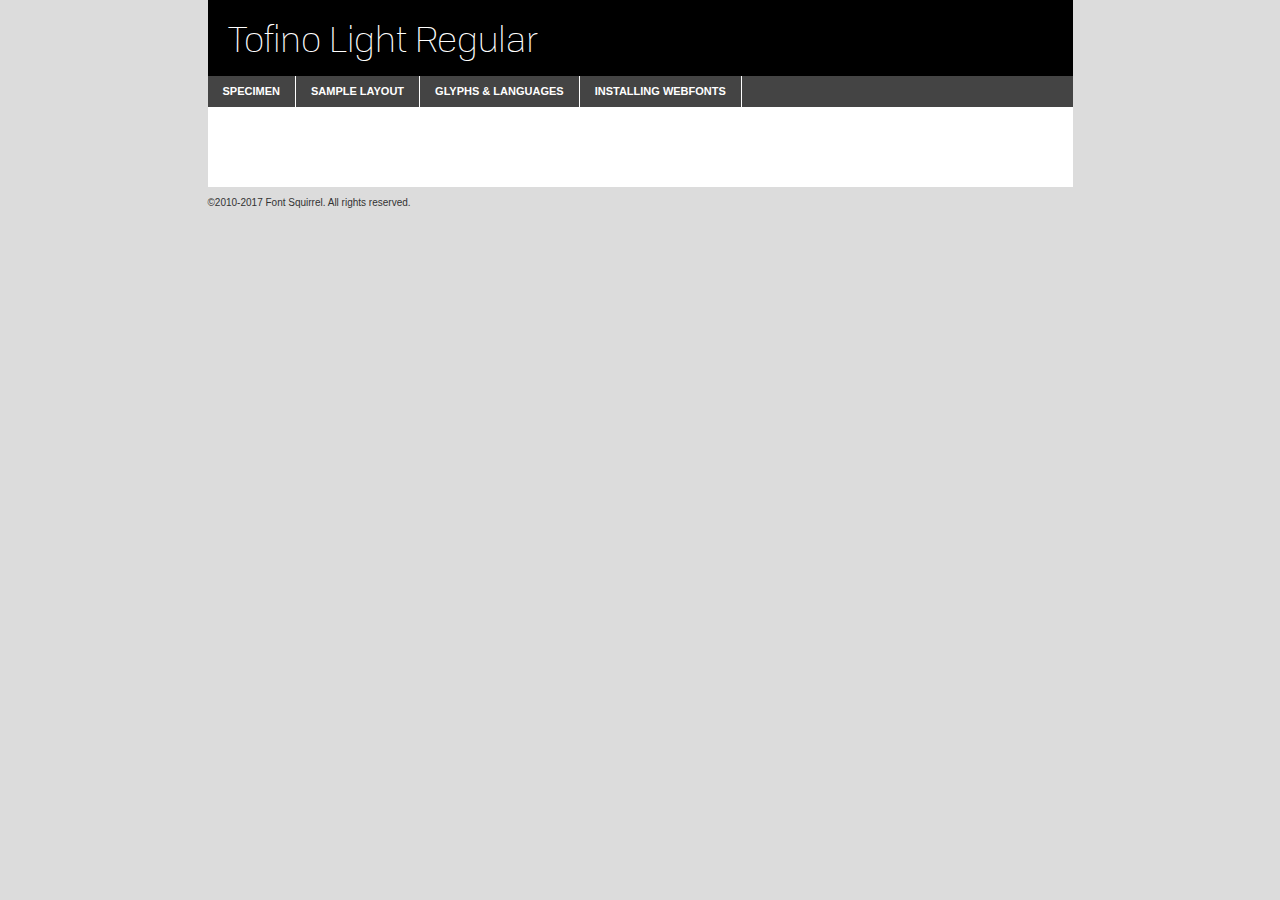
<file: css/fonts/Tofino Light/tofinolight-demo.html>
<!DOCTYPE html PUBLIC "-//W3C//DTD XHTML 1.0 Transitional//EN"
	"http://www.w3.org/TR/xhtml1/DTD/xhtml1-transitional.dtd">

<html xmlns="http://www.w3.org/1999/xhtml" xml:lang="en" lang="en">
<head>
	<meta http-equiv="Content-Type" content="text/html; charset=utf-8" />
	<script src="http://ajax.googleapis.com/ajax/libs/jquery/1.7.2/jquery.min.js" type="text/javascript" charset="utf-8"></script>
	<script type="text/javascript">
	(function($){$.fn.easyTabs=function(option){var param=jQuery.extend({fadeSpeed:"fast",defaultContent:1,activeClass:'active'},option);$(this).each(function(){var thisId="#"+this.id;if(param.defaultContent==''){param.defaultContent=1;}
	if(typeof param.defaultContent=="number")
	{var defaultTab=$(thisId+" .tabs li:eq("+(param.defaultContent-1)+") a").attr('href').substr(1);}else{var defaultTab=param.defaultContent;}
	$(thisId+" .tabs li a").each(function(){var tabToHide=$(this).attr('href').substr(1);$("#"+tabToHide).addClass('easytabs-tab-content');});hideAll();changeContent(defaultTab);function hideAll(){$(thisId+" .easytabs-tab-content").hide();}
	function changeContent(tabId){hideAll();$(thisId+" .tabs li").removeClass(param.activeClass);$(thisId+" .tabs li a[href=#"+tabId+"]").closest('li').addClass(param.activeClass);if(param.fadeSpeed!="none")
	{$(thisId+" #"+tabId).fadeIn(param.fadeSpeed);}else{$(thisId+" #"+tabId).show();}}
	$(thisId+" .tabs li").click(function(){var tabId=$(this).find('a').attr('href').substr(1);changeContent(tabId);return false;});});}})(jQuery);
	</script>
	<link rel="stylesheet" href="specimen_files/specimen_stylesheet.css" type="text/css" charset="utf-8" />
	<link rel="stylesheet" href="stylesheet.css" type="text/css" charset="utf-8" />

	<style type="text/css">
					body{
				font-family: 'tofinolight';
							}
		</style>

	<title>Tofino Light Regular Specimen</title>
	
	
	<script type="text/javascript" charset="utf-8">
		$(document).ready(function() {
			$('#container').easyTabs({defaultContent:1});
		});
	</script>
</head>

<body>
<div id="container">
	<div id="header">
		Tofino Light Regular	</div>
	<ul class="tabs">
		<li><a href="#specimen">Specimen</a></li>
		<li><a href="#layout">Sample Layout</a></li>
				<li><a href="#glyphs">Glyphs &amp; Languages</a></li>
		<li><a href="#installing">Installing Webfonts</a></li>
		
	</ul>
	
	<div id="main_content">

		
			<div id="specimen">
		
				<div class="section">
					<div class="grid12 firstcol">
						<div class="huge">AaBb</div>
					</div>
				</div>
		
				<div class="section">
					<div class="glyph_range">A&#x200B;B&#x200b;C&#x200b;D&#x200b;E&#x200b;F&#x200b;G&#x200b;H&#x200b;I&#x200b;J&#x200b;K&#x200b;L&#x200b;M&#x200b;N&#x200b;O&#x200b;P&#x200b;Q&#x200b;R&#x200b;S&#x200b;T&#x200b;U&#x200b;V&#x200b;W&#x200b;X&#x200b;Y&#x200b;Z&#x200b;a&#x200b;b&#x200b;c&#x200b;d&#x200b;e&#x200b;f&#x200b;g&#x200b;h&#x200b;i&#x200b;j&#x200b;k&#x200b;l&#x200b;m&#x200b;n&#x200b;o&#x200b;p&#x200b;q&#x200b;r&#x200b;s&#x200b;t&#x200b;u&#x200b;v&#x200b;w&#x200b;x&#x200b;y&#x200b;z&#x200b;1&#x200b;2&#x200b;3&#x200b;4&#x200b;5&#x200b;6&#x200b;7&#x200b;8&#x200b;9&#x200b;0&#x200b;&amp;&#x200b;.&#x200b;,&#x200b;?&#x200b;!&#x200b;&#64;&#x200b;(&#x200b;)&#x200b;#&#x200b;$&#x200b;%&#x200b;*&#x200b;+&#x200b;-&#x200b;=&#x200b;:&#x200b;;</div>
				</div>
				<div class="section">
					<div class="grid12 firstcol">
						<table class="sample_table">
							<tr><td>10</td><td class="size10">abcdefghijklmnopqrstuvwxyzABCDEFGHIJKLMNOPQRSTUVWXYZ0123456789abcdefghijklmnopqrstuvwxyzABCDEFGHIJKLMNOPQRSTUVWXYZ0123456789abcdefghijklmnopqrstuvwxyzABCDEFGHIJKLMNOPQRSTUVWXYZ</td></tr>
							<tr><td>11</td><td class="size11">abcdefghijklmnopqrstuvwxyzABCDEFGHIJKLMNOPQRSTUVWXYZ0123456789abcdefghijklmnopqrstuvwxyzABCDEFGHIJKLMNOPQRSTUVWXYZ0123456789abcdefghijklmnopqrstuvwxyzABCDEFGHIJKLMNOPQRSTUVWXYZ</td></tr>
							<tr><td>12</td><td class="size12">abcdefghijklmnopqrstuvwxyzABCDEFGHIJKLMNOPQRSTUVWXYZ0123456789abcdefghijklmnopqrstuvwxyzABCDEFGHIJKLMNOPQRSTUVWXYZ0123456789abcdefghijklmnopqrstuvwxyzABCDEFGHIJKLMNOPQRSTUVWXYZ</td></tr>
							<tr><td>13</td><td class="size13">abcdefghijklmnopqrstuvwxyzABCDEFGHIJKLMNOPQRSTUVWXYZ0123456789abcdefghijklmnopqrstuvwxyzABCDEFGHIJKLMNOPQRSTUVWXYZ0123456789abcdefghijklmnopqrstuvwxyzABCDEFGHIJKLMNOPQRSTUVWXYZ</td></tr>
							<tr><td>14</td><td class="size14">abcdefghijklmnopqrstuvwxyzABCDEFGHIJKLMNOPQRSTUVWXYZ0123456789abcdefghijklmnopqrstuvwxyzABCDEFGHIJKLMNOPQRSTUVWXYZ0123456789abcdefghijklmnopqrstuvwxyzABCDEFGHIJKLMNOPQRSTUVWXYZ</td></tr>
							<tr><td>16</td><td class="size16">abcdefghijklmnopqrstuvwxyzABCDEFGHIJKLMNOPQRSTUVWXYZ0123456789abcdefghijklmnopqrstuvwxyzABCDEFGHIJKLMNOPQRSTUVWXYZ</td></tr>
							<tr><td>18</td><td class="size18">abcdefghijklmnopqrstuvwxyzABCDEFGHIJKLMNOPQRSTUVWXYZ0123456789abcdefghijklmnopqrstuvwxyzABCDEFGHIJKLMNOPQRSTUVWXYZ</td></tr>
							<tr><td>20</td><td class="size20">abcdefghijklmnopqrstuvwxyzABCDEFGHIJKLMNOPQRSTUVWXYZ0123456789abcdefghijklmnopqrstuvwxyzABCDEFGHIJKLMNOPQRSTUVWXYZ</td></tr>
							<tr><td>24</td><td class="size24">abcdefghijklmnopqrstuvwxyzABCDEFGHIJKLMNOPQRSTUVWXYZ0123456789abcdefghijklmnopqrstuvwxyzABCDEFGHIJKLMNOPQRSTUVWXYZ</td></tr>
							<tr><td>30</td><td class="size30">abcdefghijklmnopqrstuvwxyzABCDEFGHIJKLMNOPQRSTUVWXYZ0123456789abcdefghijklmnopqrstuvwxyzABCDEFGHIJKLMNOPQRSTUVWXYZ</td></tr>
							<tr><td>36</td><td class="size36">abcdefghijklmnopqrstuvwxyzABCDEFGHIJKLMNOPQRSTUVWXYZ0123456789abcdefghijklmnopqrstuvwxyzABCDEFGHIJKLMNOPQRSTUVWXYZ</td></tr>
							<tr><td>48</td><td class="size48">abcdefghijklmnopqrstuvwxyzABCDEFGHIJKLMNOPQRSTUVWXYZ0123456789abcdefghijklmnopqrstuvwxyzABCDEFGHIJKLMNOPQRSTUVWXYZ</td></tr>
							<tr><td>60</td><td class="size60">abcdefghijklmnopqrstuvwxyzABCDEFGHIJKLMNOPQRSTUVWXYZ0123456789abcdefghijklmnopqrstuvwxyzABCDEFGHIJKLMNOPQRSTUVWXYZ</td></tr>
							<tr><td>72</td><td class="size72">abcdefghijklmnopqrstuvwxyzABCDEFGHIJKLMNOPQRSTUVWXYZ0123456789abcdefghijklmnopqrstuvwxyzABCDEFGHIJKLMNOPQRSTUVWXYZ</td></tr>
							<tr><td>90</td><td class="size90">abcdefghijklmnopqrstuvwxyzABCDEFGHIJKLMNOPQRSTUVWXYZ0123456789abcdefghijklmnopqrstuvwxyzABCDEFGHIJKLMNOPQRSTUVWXYZ</td></tr>
						</table>
				
					</div>
			
				</div>
		
		
		
								<div class="section" id="bodycomparison">


										<div id="xheight">
				<div class="fontbody">&#x25FC;&#x25FC;&#x25FC;&#x25FC;&#x25FC;&#x25FC;&#x25FC;&#x25FC;&#x25FC;&#x25FC;&#x25FC;&#x25FC;&#x25FC;&#x25FC;&#x25FC;&#x25FC;&#x25FC;&#x25FC;&#x25FC;&#x25FC;&#x25FC;&#x25FC;&#x25FC;&#x25FC;&#x25FC;&#x25FC;&#x25FC;&#x25FC;&#x25FC;&#x25FC;&#x25FC;&#x25FC;&#x25FC;&#x25FC;&#x25FC;&#x25FC;&#x25FC;&#x25FC;&#x25FC;&#x25FC;&#x25FC;&#x25FC;&#x25FC;&#x25FC;&#x25FC;&#x25FC;&#x25FC;&#x25FC;&#x25FC;&#x25FC;&#x25FC;&#x25FC;&#x25FC;&#x25FC;&#x25FC;&#x25FC;&#x25FC;&#x25FC;&#x25FC;&#x25FC;&#x25FC;&#x25FC;&#x25FC;&#x25FC;&#x25FC;&#x25FC;&#x25FC;&#x25FC;&#x25FC;&#x25FC;&#x25FC;&#x25FC;&#x25FC;&#x25FC;&#x25FC;&#x25FC;&#x25FC;&#x25FC;&#x25FC;&#x25FC;&#x25FC;&#x25FC;&#x25FC;&#x25FC;&#x25FC;&#x25FC;&#x25FC;&#x25FC;&#x25FC;&#x25FC;&#x25FC;&#x25FC;&#x25FC;&#x25FC;&#x25FC;&#x25FC;&#x25FC;&#x25FC;&#x25FC;body</div><div class="arialbody">body</div><div class="verdanabody">body</div><div class="georgiabody">body</div></div>
										<div class="fontbody" style="z-index:1">
											body<span>Tofino Light Regular</span>
										</div>
										<div class="arialbody" style="z-index:1">
											body<span>Arial</span>
										</div>
										<div class="verdanabody" style="z-index:1">
											body<span>Verdana</span>
										</div>
										<div class="georgiabody" style="z-index:1">
											body<span>Georgia</span>
										</div>



								</div>
		
		
				<div class="section psample psample_row1" id="">
					
					<div class="grid2 firstcol">
						<p class="size10"><span>10.</span>Aenean lacinia bibendum nulla sed consectetur. Fusce dapibus, tellus ac cursus commodo, tortor mauris condimentum nibh, ut fermentum massa justo sit amet risus. Nullam id dolor id nibh ultricies vehicula ut id elit. Cum sociis natoque penatibus et magnis dis parturient montes, nascetur ridiculus mus. Nulla vitae elit libero, a pharetra augue.</p>
			
					</div>
					<div class="grid3">
						<p class="size11"><span>11.</span>Aenean lacinia bibendum nulla sed consectetur. Fusce dapibus, tellus ac cursus commodo, tortor mauris condimentum nibh, ut fermentum massa justo sit amet risus. Nullam id dolor id nibh ultricies vehicula ut id elit. Cum sociis natoque penatibus et magnis dis parturient montes, nascetur ridiculus mus. Nulla vitae elit libero, a pharetra augue.</p>
			
					</div>
					<div class="grid3">
						<p class="size12"><span>12.</span>Aenean lacinia bibendum nulla sed consectetur. Fusce dapibus, tellus ac cursus commodo, tortor mauris condimentum nibh, ut fermentum massa justo sit amet risus. Nullam id dolor id nibh ultricies vehicula ut id elit. Cum sociis natoque penatibus et magnis dis parturient montes, nascetur ridiculus mus. Nulla vitae elit libero, a pharetra augue.</p>
			
					</div>
					<div class="grid4">
						<p class="size13"><span>13.</span>Aenean lacinia bibendum nulla sed consectetur. Fusce dapibus, tellus ac cursus commodo, tortor mauris condimentum nibh, ut fermentum massa justo sit amet risus. Nullam id dolor id nibh ultricies vehicula ut id elit. Cum sociis natoque penatibus et magnis dis parturient montes, nascetur ridiculus mus. Nulla vitae elit libero, a pharetra augue.</p>
			
					</div>
					<div class="white_blend"></div>
					
				</div>
				<div class="section psample psample_row2" id="">
					<div class="grid3 firstcol">
						<p class="size14"><span>14.</span>Aenean lacinia bibendum nulla sed consectetur. Fusce dapibus, tellus ac cursus commodo, tortor mauris condimentum nibh, ut fermentum massa justo sit amet risus. Nullam id dolor id nibh ultricies vehicula ut id elit. Cum sociis natoque penatibus et magnis dis parturient montes, nascetur ridiculus mus. Nulla vitae elit libero, a pharetra augue.</p>
			
					</div>
					<div class="grid4">
						<p class="size16"><span>16.</span>Aenean lacinia bibendum nulla sed consectetur. Fusce dapibus, tellus ac cursus commodo, tortor mauris condimentum nibh, ut fermentum massa justo sit amet risus. Nullam id dolor id nibh ultricies vehicula ut id elit. Cum sociis natoque penatibus et magnis dis parturient montes, nascetur ridiculus mus. Nulla vitae elit libero, a pharetra augue.</p>
			
					</div>
					<div class="grid5">
						<p class="size18"><span>18.</span>Aenean lacinia bibendum nulla sed consectetur. Fusce dapibus, tellus ac cursus commodo, tortor mauris condimentum nibh, ut fermentum massa justo sit amet risus. Nullam id dolor id nibh ultricies vehicula ut id elit. Cum sociis natoque penatibus et magnis dis parturient montes, nascetur ridiculus mus. Nulla vitae elit libero, a pharetra augue.</p>
			
					</div>

					<div class="white_blend"></div>

				</div>
				
				<div class="section psample psample_row3" id="">
					<div class="grid5 firstcol">
						<p class="size20"><span>20.</span>Aenean lacinia bibendum nulla sed consectetur. Fusce dapibus, tellus ac cursus commodo, tortor mauris condimentum nibh, ut fermentum massa justo sit amet risus. Nullam id dolor id nibh ultricies vehicula ut id elit. Cum sociis natoque penatibus et magnis dis parturient montes, nascetur ridiculus mus. Nulla vitae elit libero, a pharetra augue.</p>
					</div>
					<div class="grid7">
						<p class="size24"><span>24.</span>Aenean lacinia bibendum nulla sed consectetur. Fusce dapibus, tellus ac cursus commodo, tortor mauris condimentum nibh, ut fermentum massa justo sit amet risus. Nullam id dolor id nibh ultricies vehicula ut id elit. Cum sociis natoque penatibus et magnis dis parturient montes, nascetur ridiculus mus. Nulla vitae elit libero, a pharetra augue.</p>
					</div>
					
					<div class="white_blend"></div>
					
				</div>
				
				<div class="section psample psample_row4" id="">
					<div class="grid12 firstcol">
						<p class="size30"><span>30.</span>Aenean lacinia bibendum nulla sed consectetur. Fusce dapibus, tellus ac cursus commodo, tortor mauris condimentum nibh, ut fermentum massa justo sit amet risus. Nullam id dolor id nibh ultricies vehicula ut id elit. Cum sociis natoque penatibus et magnis dis parturient montes, nascetur ridiculus mus. Nulla vitae elit libero, a pharetra augue.</p>
					</div>
					<div class="white_blend"></div>
					
				</div>
				
				
				
				<div class="section psample psample_row1 fullreverse">
					<div class="grid2 firstcol">
						<p class="size10"><span>10.</span>Aenean lacinia bibendum nulla sed consectetur. Fusce dapibus, tellus ac cursus commodo, tortor mauris condimentum nibh, ut fermentum massa justo sit amet risus. Nullam id dolor id nibh ultricies vehicula ut id elit. Cum sociis natoque penatibus et magnis dis parturient montes, nascetur ridiculus mus. Nulla vitae elit libero, a pharetra augue.</p>
			
					</div>
					<div class="grid3">
						<p class="size11"><span>11.</span>Aenean lacinia bibendum nulla sed consectetur. Fusce dapibus, tellus ac cursus commodo, tortor mauris condimentum nibh, ut fermentum massa justo sit amet risus. Nullam id dolor id nibh ultricies vehicula ut id elit. Cum sociis natoque penatibus et magnis dis parturient montes, nascetur ridiculus mus. Nulla vitae elit libero, a pharetra augue.</p>
			
					</div>
					<div class="grid3">
						<p class="size12"><span>12.</span>Aenean lacinia bibendum nulla sed consectetur. Fusce dapibus, tellus ac cursus commodo, tortor mauris condimentum nibh, ut fermentum massa justo sit amet risus. Nullam id dolor id nibh ultricies vehicula ut id elit. Cum sociis natoque penatibus et magnis dis parturient montes, nascetur ridiculus mus. Nulla vitae elit libero, a pharetra augue.</p>
			
					</div>
					<div class="grid4">
						<p class="size13"><span>13.</span>Aenean lacinia bibendum nulla sed consectetur. Fusce dapibus, tellus ac cursus commodo, tortor mauris condimentum nibh, ut fermentum massa justo sit amet risus. Nullam id dolor id nibh ultricies vehicula ut id elit. Cum sociis natoque penatibus et magnis dis parturient montes, nascetur ridiculus mus. Nulla vitae elit libero, a pharetra augue.</p>
			
					</div>
					<div class="black_blend"></div>
					
				</div>
				
				<div class="section psample psample_row2 fullreverse">
					<div class="grid3 firstcol">
						<p class="size14"><span>14.</span>Aenean lacinia bibendum nulla sed consectetur. Fusce dapibus, tellus ac cursus commodo, tortor mauris condimentum nibh, ut fermentum massa justo sit amet risus. Nullam id dolor id nibh ultricies vehicula ut id elit. Cum sociis natoque penatibus et magnis dis parturient montes, nascetur ridiculus mus. Nulla vitae elit libero, a pharetra augue.</p>
			
					</div>
					<div class="grid4">
						<p class="size16"><span>16.</span>Aenean lacinia bibendum nulla sed consectetur. Fusce dapibus, tellus ac cursus commodo, tortor mauris condimentum nibh, ut fermentum massa justo sit amet risus. Nullam id dolor id nibh ultricies vehicula ut id elit. Cum sociis natoque penatibus et magnis dis parturient montes, nascetur ridiculus mus. Nulla vitae elit libero, a pharetra augue.</p>
			
					</div>
					<div class="grid5">
						<p class="size18"><span>18.</span>Aenean lacinia bibendum nulla sed consectetur. Fusce dapibus, tellus ac cursus commodo, tortor mauris condimentum nibh, ut fermentum massa justo sit amet risus. Nullam id dolor id nibh ultricies vehicula ut id elit. Cum sociis natoque penatibus et magnis dis parturient montes, nascetur ridiculus mus. Nulla vitae elit libero, a pharetra augue.</p>
			
					</div>
					<div class="black_blend"></div>

				</div>
				
				<div class="section psample fullreverse psample_row3" id="">
					<div class="grid5 firstcol">
						<p class="size20"><span>20.</span>Aenean lacinia bibendum nulla sed consectetur. Fusce dapibus, tellus ac cursus commodo, tortor mauris condimentum nibh, ut fermentum massa justo sit amet risus. Nullam id dolor id nibh ultricies vehicula ut id elit. Cum sociis natoque penatibus et magnis dis parturient montes, nascetur ridiculus mus. Nulla vitae elit libero, a pharetra augue.</p>
					</div>
					<div class="grid7">
						<p class="size24"><span>24.</span>Aenean lacinia bibendum nulla sed consectetur. Fusce dapibus, tellus ac cursus commodo, tortor mauris condimentum nibh, ut fermentum massa justo sit amet risus. Nullam id dolor id nibh ultricies vehicula ut id elit. Cum sociis natoque penatibus et magnis dis parturient montes, nascetur ridiculus mus. Nulla vitae elit libero, a pharetra augue.</p>
					</div>
					
					<div class="black_blend"></div>
					
				</div>
				
				<div class="section psample fullreverse psample_row4" id="" style="border-bottom: 20px #000 solid;">
					<div class="grid12 firstcol">
						<p class="size30"><span>30.</span>Aenean lacinia bibendum nulla sed consectetur. Fusce dapibus, tellus ac cursus commodo, tortor mauris condimentum nibh, ut fermentum massa justo sit amet risus. Nullam id dolor id nibh ultricies vehicula ut id elit. Cum sociis natoque penatibus et magnis dis parturient montes, nascetur ridiculus mus. Nulla vitae elit libero, a pharetra augue.</p>
					</div>
					<div class="black_blend"></div>
					
				</div>
				
				
				
				
			</div>
			
			<div id="layout">
				
				<div class="section">
					
					<div class="grid12 firstcol">
						<h1>Lorem Ipsum Dolor</h1>
						<h2>Etiam porta sem malesuada magna mollis euismod</h2>
						
						<p class="byline">By <a href="#link">Aenean Lacinia</a></p>
					</div>
				</div>
				<div class="section">
					<div class="grid8 firstcol">
						<p class="large">Donec sed odio dui. Morbi leo risus, porta ac consectetur ac, vestibulum at eros. Fusce dapibus, tellus ac cursus commodo, tortor mauris condimentum nibh, ut fermentum massa justo sit amet risus. </p>

						
						<h3>Pellentesque ornare sem</h3>

						<p>Maecenas sed diam eget risus varius blandit sit amet non magna. Maecenas faucibus mollis interdum. Donec ullamcorper nulla non metus auctor fringilla. Nullam id dolor id nibh ultricies vehicula ut id elit. Nullam id dolor id nibh ultricies vehicula ut id elit. </p>

						<p>Aenean eu leo quam. Pellentesque ornare sem lacinia quam venenatis vestibulum. Lorem ipsum dolor sit amet, consectetur adipiscing elit. Cum sociis natoque penatibus et magnis dis parturient montes, nascetur ridiculus mus. </p>

						<p>Nulla vitae elit libero, a pharetra augue. Praesent commodo cursus magna, vel scelerisque nisl consectetur et. Aenean lacinia bibendum nulla sed consectetur. </p>

						<p>Nullam quis risus eget urna mollis ornare vel eu leo. Nullam quis risus eget urna mollis ornare vel eu leo. Maecenas sed diam eget risus varius blandit sit amet non magna. Donec ullamcorper nulla non metus auctor fringilla. </p>

						<h3>Cras mattis consectetur</h3>

						<p>Aenean eu leo quam. Pellentesque ornare sem lacinia quam venenatis vestibulum. Aenean lacinia bibendum nulla sed consectetur. Integer posuere erat a ante venenatis dapibus posuere velit aliquet. Cras mattis consectetur purus sit amet fermentum. </p>

						<p>Nullam id dolor id nibh ultricies vehicula ut id elit. Nullam quis risus eget urna mollis ornare vel eu leo. Cras mattis consectetur purus sit amet fermentum.</p>
					</div>
					
					<div class="grid4 sidebar">
						
						<div class="box reverse">
							<p class="last">Nullam quis risus eget urna mollis ornare vel eu leo. Donec ullamcorper nulla non metus auctor fringilla. Cras mattis consectetur purus sit amet fermentum. Sed posuere consectetur est at lobortis. Lorem ipsum dolor sit amet, consectetur adipiscing elit. </p>
						</div>
						
						<p class="caption">Maecenas sed diam eget risus varius.</p>

						<p>Vestibulum id ligula porta felis euismod semper. Integer posuere erat a ante venenatis dapibus posuere velit aliquet. Vestibulum id ligula porta felis euismod semper. Sed posuere consectetur est at lobortis. Maecenas sed diam eget risus varius blandit sit amet non magna. Fusce dapibus, tellus ac cursus commodo, tortor mauris condimentum nibh, ut fermentum massa justo sit amet risus. </p>

					

						<p>Duis mollis, est non commodo luctus, nisi erat porttitor ligula, eget lacinia odio sem nec elit. Aenean lacinia bibendum nulla sed consectetur. Vivamus sagittis lacus vel augue laoreet rutrum faucibus dolor auctor. Aenean lacinia bibendum nulla sed consectetur. Nullam quis risus eget urna mollis ornare vel eu leo. </p>

						<p>Praesent commodo cursus magna, vel scelerisque nisl consectetur et. Donec ullamcorper nulla non metus auctor fringilla. Maecenas faucibus mollis interdum. Fusce dapibus, tellus ac cursus commodo, tortor mauris condimentum nibh, ut fermentum massa justo sit amet risus. </p>

					</div>
				</div>
				
			</div>


			



		<div id="glyphs">
			<div class="section">
				<div class="grid12 firstcol">
			
				<h1>Language Support</h1>
				<p>The subset of Tofino Light Regular in this kit supports the following languages:<br />
			
					Albanian, Basque, Breton, Chamorro, Danish, Dutch, English, Faroese, Finnish, French, Frisian, Galician, German, Icelandic, Italian, Malagasy, Norwegian, Portuguese, Spanish, Alsatian, Aragonese, Arapaho, Arrernte, Asturian, Aymara, Bislama, Cebuano, Corsican, Fijian, French_creole, Genoese, Gilbertese, Greenlandic, Haitian_creole, Hiligaynon, Hmong, Hopi, Ibanag, Iloko_ilokano, Indonesian, Interglossa_glosa, Interlingua, Irish_gaelic, Jerriais, Lojban, Lombard, Luxembourgeois, Manx, Mohawk, Norfolk_pitcairnese, Occitan, Oromo, Pangasinan, Papiamento, Piedmontese, Potawatomi, Rhaeto-romance, Romansh, Rotokas, Sami_lule, Samoan, Sardinian, Scots_gaelic, Seychelles_creole, Shona, Sicilian, Somali, Southern_ndebele, Swahili, Swati_swazi, Tagalog_filipino_pilipino, Tetum, Tok_pisin, Uyghur_latinized, Volapuk, Walloon, Warlpiri, Xhosa, Yapese, Zulu, Latinbasic, Ubasic, Demo				</p>
				<h1>Glyph Chart</h1>
				<p>The subset of Tofino Light Regular in this kit includes all the glyphs listed below. Unicode entities are included above each glyph to help you insert individual characters into your layout.</p>
				<div id="glyph_chart">
			
																														 <div><p>&amp;#13;</p>&#13;</div>
																				 <div><p>&amp;#32;</p>&#32;</div>
																				 <div><p>&amp;#33;</p>&#33;</div>
																				 <div><p>&amp;#34;</p>&#34;</div>
																				 <div><p>&amp;#35;</p>&#35;</div>
																				 <div><p>&amp;#36;</p>&#36;</div>
																				 <div><p>&amp;#37;</p>&#37;</div>
																				 <div><p>&amp;#38;</p>&#38;</div>
																				 <div><p>&amp;#39;</p>&#39;</div>
																				 <div><p>&amp;#40;</p>&#40;</div>
																				 <div><p>&amp;#41;</p>&#41;</div>
																				 <div><p>&amp;#42;</p>&#42;</div>
																				 <div><p>&amp;#43;</p>&#43;</div>
																				 <div><p>&amp;#44;</p>&#44;</div>
																				 <div><p>&amp;#45;</p>&#45;</div>
																				 <div><p>&amp;#46;</p>&#46;</div>
																				 <div><p>&amp;#47;</p>&#47;</div>
																				 <div><p>&amp;#48;</p>&#48;</div>
																				 <div><p>&amp;#49;</p>&#49;</div>
																				 <div><p>&amp;#50;</p>&#50;</div>
																				 <div><p>&amp;#51;</p>&#51;</div>
																				 <div><p>&amp;#52;</p>&#52;</div>
																				 <div><p>&amp;#53;</p>&#53;</div>
																				 <div><p>&amp;#54;</p>&#54;</div>
																				 <div><p>&amp;#55;</p>&#55;</div>
																				 <div><p>&amp;#56;</p>&#56;</div>
																				 <div><p>&amp;#57;</p>&#57;</div>
																				 <div><p>&amp;#58;</p>&#58;</div>
																				 <div><p>&amp;#59;</p>&#59;</div>
																				 <div><p>&amp;#60;</p>&#60;</div>
																				 <div><p>&amp;#61;</p>&#61;</div>
																				 <div><p>&amp;#62;</p>&#62;</div>
																				 <div><p>&amp;#63;</p>&#63;</div>
																				 <div><p>&amp;#64;</p>&#64;</div>
																				 <div><p>&amp;#65;</p>&#65;</div>
																				 <div><p>&amp;#66;</p>&#66;</div>
																				 <div><p>&amp;#67;</p>&#67;</div>
																				 <div><p>&amp;#68;</p>&#68;</div>
																				 <div><p>&amp;#69;</p>&#69;</div>
																				 <div><p>&amp;#70;</p>&#70;</div>
																				 <div><p>&amp;#71;</p>&#71;</div>
																				 <div><p>&amp;#72;</p>&#72;</div>
																				 <div><p>&amp;#73;</p>&#73;</div>
																				 <div><p>&amp;#74;</p>&#74;</div>
																				 <div><p>&amp;#75;</p>&#75;</div>
																				 <div><p>&amp;#76;</p>&#76;</div>
																				 <div><p>&amp;#77;</p>&#77;</div>
																				 <div><p>&amp;#78;</p>&#78;</div>
																				 <div><p>&amp;#79;</p>&#79;</div>
																				 <div><p>&amp;#80;</p>&#80;</div>
																				 <div><p>&amp;#81;</p>&#81;</div>
																				 <div><p>&amp;#82;</p>&#82;</div>
																				 <div><p>&amp;#83;</p>&#83;</div>
																				 <div><p>&amp;#84;</p>&#84;</div>
																				 <div><p>&amp;#85;</p>&#85;</div>
																				 <div><p>&amp;#86;</p>&#86;</div>
																				 <div><p>&amp;#87;</p>&#87;</div>
																				 <div><p>&amp;#88;</p>&#88;</div>
																				 <div><p>&amp;#89;</p>&#89;</div>
																				 <div><p>&amp;#90;</p>&#90;</div>
																				 <div><p>&amp;#91;</p>&#91;</div>
																				 <div><p>&amp;#92;</p>&#92;</div>
																				 <div><p>&amp;#93;</p>&#93;</div>
																				 <div><p>&amp;#94;</p>&#94;</div>
																				 <div><p>&amp;#95;</p>&#95;</div>
																				 <div><p>&amp;#96;</p>&#96;</div>
																				 <div><p>&amp;#97;</p>&#97;</div>
																				 <div><p>&amp;#98;</p>&#98;</div>
																				 <div><p>&amp;#99;</p>&#99;</div>
																				 <div><p>&amp;#100;</p>&#100;</div>
																				 <div><p>&amp;#101;</p>&#101;</div>
																				 <div><p>&amp;#102;</p>&#102;</div>
																				 <div><p>&amp;#103;</p>&#103;</div>
																				 <div><p>&amp;#104;</p>&#104;</div>
																				 <div><p>&amp;#105;</p>&#105;</div>
																				 <div><p>&amp;#106;</p>&#106;</div>
																				 <div><p>&amp;#107;</p>&#107;</div>
																				 <div><p>&amp;#108;</p>&#108;</div>
																				 <div><p>&amp;#109;</p>&#109;</div>
																				 <div><p>&amp;#110;</p>&#110;</div>
																				 <div><p>&amp;#111;</p>&#111;</div>
																				 <div><p>&amp;#112;</p>&#112;</div>
																				 <div><p>&amp;#113;</p>&#113;</div>
																				 <div><p>&amp;#114;</p>&#114;</div>
																				 <div><p>&amp;#115;</p>&#115;</div>
																				 <div><p>&amp;#116;</p>&#116;</div>
																				 <div><p>&amp;#117;</p>&#117;</div>
																				 <div><p>&amp;#118;</p>&#118;</div>
																				 <div><p>&amp;#119;</p>&#119;</div>
																				 <div><p>&amp;#120;</p>&#120;</div>
																				 <div><p>&amp;#121;</p>&#121;</div>
																				 <div><p>&amp;#122;</p>&#122;</div>
																				 <div><p>&amp;#123;</p>&#123;</div>
																				 <div><p>&amp;#124;</p>&#124;</div>
																				 <div><p>&amp;#125;</p>&#125;</div>
																				 <div><p>&amp;#126;</p>&#126;</div>
																				 <div><p>&amp;#160;</p>&#160;</div>
																				 <div><p>&amp;#161;</p>&#161;</div>
																				 <div><p>&amp;#162;</p>&#162;</div>
																				 <div><p>&amp;#163;</p>&#163;</div>
																				 <div><p>&amp;#164;</p>&#164;</div>
																				 <div><p>&amp;#165;</p>&#165;</div>
																				 <div><p>&amp;#166;</p>&#166;</div>
																				 <div><p>&amp;#167;</p>&#167;</div>
																				 <div><p>&amp;#168;</p>&#168;</div>
																				 <div><p>&amp;#169;</p>&#169;</div>
																				 <div><p>&amp;#170;</p>&#170;</div>
																				 <div><p>&amp;#171;</p>&#171;</div>
																				 <div><p>&amp;#173;</p>&#173;</div>
																				 <div><p>&amp;#174;</p>&#174;</div>
																				 <div><p>&amp;#175;</p>&#175;</div>
																				 <div><p>&amp;#176;</p>&#176;</div>
																				 <div><p>&amp;#177;</p>&#177;</div>
																				 <div><p>&amp;#178;</p>&#178;</div>
																				 <div><p>&amp;#179;</p>&#179;</div>
																				 <div><p>&amp;#180;</p>&#180;</div>
																				 <div><p>&amp;#182;</p>&#182;</div>
																				 <div><p>&amp;#183;</p>&#183;</div>
																				 <div><p>&amp;#184;</p>&#184;</div>
																				 <div><p>&amp;#185;</p>&#185;</div>
																				 <div><p>&amp;#186;</p>&#186;</div>
																				 <div><p>&amp;#187;</p>&#187;</div>
																				 <div><p>&amp;#188;</p>&#188;</div>
																				 <div><p>&amp;#189;</p>&#189;</div>
																				 <div><p>&amp;#190;</p>&#190;</div>
																				 <div><p>&amp;#191;</p>&#191;</div>
																				 <div><p>&amp;#192;</p>&#192;</div>
																				 <div><p>&amp;#193;</p>&#193;</div>
																				 <div><p>&amp;#194;</p>&#194;</div>
																				 <div><p>&amp;#195;</p>&#195;</div>
																				 <div><p>&amp;#196;</p>&#196;</div>
																				 <div><p>&amp;#197;</p>&#197;</div>
																				 <div><p>&amp;#198;</p>&#198;</div>
																				 <div><p>&amp;#199;</p>&#199;</div>
																				 <div><p>&amp;#200;</p>&#200;</div>
																				 <div><p>&amp;#201;</p>&#201;</div>
																				 <div><p>&amp;#202;</p>&#202;</div>
																				 <div><p>&amp;#203;</p>&#203;</div>
																				 <div><p>&amp;#204;</p>&#204;</div>
																				 <div><p>&amp;#205;</p>&#205;</div>
																				 <div><p>&amp;#206;</p>&#206;</div>
																				 <div><p>&amp;#207;</p>&#207;</div>
																				 <div><p>&amp;#208;</p>&#208;</div>
																				 <div><p>&amp;#209;</p>&#209;</div>
																				 <div><p>&amp;#210;</p>&#210;</div>
																				 <div><p>&amp;#211;</p>&#211;</div>
																				 <div><p>&amp;#212;</p>&#212;</div>
																				 <div><p>&amp;#213;</p>&#213;</div>
																				 <div><p>&amp;#214;</p>&#214;</div>
																				 <div><p>&amp;#215;</p>&#215;</div>
																				 <div><p>&amp;#216;</p>&#216;</div>
																				 <div><p>&amp;#217;</p>&#217;</div>
																				 <div><p>&amp;#218;</p>&#218;</div>
																				 <div><p>&amp;#219;</p>&#219;</div>
																				 <div><p>&amp;#220;</p>&#220;</div>
																				 <div><p>&amp;#221;</p>&#221;</div>
																				 <div><p>&amp;#222;</p>&#222;</div>
																				 <div><p>&amp;#223;</p>&#223;</div>
																				 <div><p>&amp;#224;</p>&#224;</div>
																				 <div><p>&amp;#225;</p>&#225;</div>
																				 <div><p>&amp;#226;</p>&#226;</div>
																				 <div><p>&amp;#227;</p>&#227;</div>
																				 <div><p>&amp;#228;</p>&#228;</div>
																				 <div><p>&amp;#229;</p>&#229;</div>
																				 <div><p>&amp;#230;</p>&#230;</div>
																				 <div><p>&amp;#231;</p>&#231;</div>
																				 <div><p>&amp;#232;</p>&#232;</div>
																				 <div><p>&amp;#233;</p>&#233;</div>
																				 <div><p>&amp;#234;</p>&#234;</div>
																				 <div><p>&amp;#235;</p>&#235;</div>
																				 <div><p>&amp;#236;</p>&#236;</div>
																				 <div><p>&amp;#237;</p>&#237;</div>
																				 <div><p>&amp;#238;</p>&#238;</div>
																				 <div><p>&amp;#239;</p>&#239;</div>
																				 <div><p>&amp;#240;</p>&#240;</div>
																				 <div><p>&amp;#241;</p>&#241;</div>
																				 <div><p>&amp;#242;</p>&#242;</div>
																				 <div><p>&amp;#243;</p>&#243;</div>
																				 <div><p>&amp;#244;</p>&#244;</div>
																				 <div><p>&amp;#245;</p>&#245;</div>
																				 <div><p>&amp;#246;</p>&#246;</div>
																				 <div><p>&amp;#247;</p>&#247;</div>
																				 <div><p>&amp;#248;</p>&#248;</div>
																				 <div><p>&amp;#249;</p>&#249;</div>
																				 <div><p>&amp;#250;</p>&#250;</div>
																				 <div><p>&amp;#251;</p>&#251;</div>
																				 <div><p>&amp;#252;</p>&#252;</div>
																				 <div><p>&amp;#253;</p>&#253;</div>
																				 <div><p>&amp;#254;</p>&#254;</div>
																				 <div><p>&amp;#255;</p>&#255;</div>
																				 <div><p>&amp;#338;</p>&#338;</div>
																				 <div><p>&amp;#339;</p>&#339;</div>
																				 <div><p>&amp;#376;</p>&#376;</div>
																				 <div><p>&amp;#710;</p>&#710;</div>
																				 <div><p>&amp;#732;</p>&#732;</div>
																				 <div><p>&amp;#8192;</p>&#8192;</div>
																				 <div><p>&amp;#8193;</p>&#8193;</div>
																				 <div><p>&amp;#8194;</p>&#8194;</div>
																				 <div><p>&amp;#8195;</p>&#8195;</div>
																				 <div><p>&amp;#8196;</p>&#8196;</div>
																				 <div><p>&amp;#8197;</p>&#8197;</div>
																				 <div><p>&amp;#8198;</p>&#8198;</div>
																				 <div><p>&amp;#8199;</p>&#8199;</div>
																				 <div><p>&amp;#8200;</p>&#8200;</div>
																				 <div><p>&amp;#8201;</p>&#8201;</div>
																				 <div><p>&amp;#8202;</p>&#8202;</div>
																				 <div><p>&amp;#8208;</p>&#8208;</div>
																				 <div><p>&amp;#8209;</p>&#8209;</div>
																				 <div><p>&amp;#8210;</p>&#8210;</div>
																				 <div><p>&amp;#8211;</p>&#8211;</div>
																				 <div><p>&amp;#8212;</p>&#8212;</div>
																				 <div><p>&amp;#8216;</p>&#8216;</div>
																				 <div><p>&amp;#8217;</p>&#8217;</div>
																				 <div><p>&amp;#8218;</p>&#8218;</div>
																				 <div><p>&amp;#8220;</p>&#8220;</div>
																				 <div><p>&amp;#8221;</p>&#8221;</div>
																				 <div><p>&amp;#8222;</p>&#8222;</div>
																				 <div><p>&amp;#8226;</p>&#8226;</div>
																				 <div><p>&amp;#8230;</p>&#8230;</div>
																				 <div><p>&amp;#8239;</p>&#8239;</div>
																				 <div><p>&amp;#8249;</p>&#8249;</div>
																				 <div><p>&amp;#8250;</p>&#8250;</div>
																				 <div><p>&amp;#8287;</p>&#8287;</div>
																				 <div><p>&amp;#8364;</p>&#8364;</div>
																				 <div><p>&amp;#8482;</p>&#8482;</div>
																				 <div><p>&amp;#9724;</p>&#9724;</div>
																				 <div><p>&amp;#64257;</p>&#64257;</div>
																				 <div><p>&amp;#64258;</p>&#64258;</div>
																				 <div><p>&amp;#64259;</p>&#64259;</div>
																				 <div><p>&amp;#64260;</p>&#64260;</div>
																																																</div>	
				</div>
		
		
			</div>
		</div>
		
		
		<div id="specs">
			
		</div>
	
		<div id="installing">
			<div class="section">
				<div class="grid7 firstcol">
					<h1>Installing Webfonts</h1>
					
					<p>Webfonts are supported by all major browser platforms but not all in the same way. There are currently four different font formats that must be included in order to target all browsers. This includes TTF, WOFF, EOT and SVG.</p>
					
					<h2>1. Upload your webfonts</h2>
					<p>You must upload your webfont kit to your website. They should be in or near the same directory as your CSS files.</p>
					
					<h2>2. Include the webfont stylesheet</h2>
					<p>A special CSS @font-face declaration helps the various browsers select the appropriate font it needs without causing you a bunch of headaches. Learn more about this syntax by reading the <a href="https://www.fontspring.com/blog/further-hardening-of-the-bulletproof-syntax">Fontspring blog post</a> about it. The code for it is as follows:</p>


<code>
@font-face{ 
	font-family: 'MyWebFont';
	src: url('WebFont.eot');
	src: url('WebFont.eot?#iefix') format('embedded-opentype'),
	     url('WebFont.woff') format('woff'),
	     url('WebFont.ttf') format('truetype'),
	     url('WebFont.svg#webfont') format('svg');
}
</code>

	<p>We've already gone ahead and generated the code for you. All you have to do is link to the stylesheet in your HTML, like this:</p>
	<code>&lt;link rel=&quot;stylesheet&quot; href=&quot;stylesheet.css&quot; type=&quot;text/css&quot; charset=&quot;utf-8&quot; /&gt;</code>

					<h2>3. Modify your own stylesheet</h2>
					<p>To take advantage of your new fonts, you must tell your stylesheet to use them. Look at the original @font-face declaration above and find the property called "font-family." The name linked there will be what you use to reference the font. Prepend that webfont name to the font stack in the "font-family" property, inside the selector you want to change. For example:</p>
<code>p { font-family: 'WebFont', Arial, sans-serif; }</code>

<h2>4. Test</h2>
<p>Getting webfonts to work cross-browser <em>can</em> be tricky. Use the information in the sidebar to help you if you find that fonts aren't loading in a particular browser.</p>
				</div>
				
				<div class="grid5 sidebar">
					<div class="box">
						<h2>Troubleshooting<br />Font-Face Problems</h2>
						<p>Having trouble getting your webfonts to load in your new website? Here are some tips to sort out what might be the problem.</p>

						<h3>Fonts not showing in any browser</h3>

						<p>This sounds like you need to work on the plumbing. You either did not upload the fonts to the correct directory, or you did not link the fonts properly in the CSS. If you've confirmed that all this is correct and you still have a problem, take a look at your .htaccess file and see if requests are getting intercepted.</p>

						<h3>Fonts not loading in iPhone or iPad</h3>

						<p>The most common problem here is that you are serving the fonts from an IIS server. IIS refuses to serve files that have unknown MIME types. If that is the case, you must set the MIME type for SVG to "image/svg+xml" in the server settings. Follow these instructions from Microsoft if you need help.</p>

						<h3>Fonts not loading in Firefox</h3>

						<p>The primary reason for this failure? You are still using a version Firefox older than 3.5. So upgrade already! If that isn't it, then you are very likely serving fonts from a different domain. Firefox requires that all font assets be served from the same domain. Lastly it is possible that you need to add WOFF to your list of MIME types (if you are serving via IIS.)</p>

						<h3>Fonts not loading in IE</h3>

						<p>Are you looking at Internet Explorer on an actual Windows machine or are you cheating by using a service like Adobe BrowserLab? Many of these screenshot services do not render @font-face for IE. Best to test it on a real machine.</p>

						<h3>Fonts not loading in IE9</h3>

						<p>IE9, like Firefox, requires that fonts be served from the same domain as the website. Make sure that is the case.</p>
					</div>
				</div>
			</div>
			
		</div>
	
	</div>
	<div id="footer">
		<p>&copy;2010-2017 Font Squirrel. All rights reserved.</p>
	</div>
</div>
</body>
</html>
</file>
<file: css/styles.css>
* {
  margin: 0;
  padding: 0;
  box-sizing: border-box;
}

 @font-face {
 font-family: "Europa Regular";
 src: url("fonts/Europa Regular/europa-regular-webfont.eot");
 src:
 url("fonts/Europa Regular/europa-regular-webfont.woff") format("woff"),
 url("fonts/Europa Regular/europa-regular-webfont.otf") format("opentype"),
 url("fonts/Europa Regular/europa-regular-webfont.svg#filename") format("svg");}

 @font-face {
 font-family: "Tex Gyre Bold";
 src: url("fonts/Tex Gyre Bold/texgyreschola-bold-webfont.eot");
 src:
 url("fonts/Tex Gyre Bold/texgyreschola-bold-webfont.woff") format("woff"),
 url("fonts/Tex Gyre Bold/texgyreschola-bold-webfont.otf") format("opentype"),
 url("fonts/Tex Gyre Bold/texgyreschola-bold-webfont.svg#filename") format("svg");}

 @font-face {
 font-family: "Tex Gyre Regular";
 src: url("fonts/Tex Gyre Regular/texgyreschola-regular-webfont.eot");
 src:
 url("fonts/Tex Gyre Regular/texgyreschola-regular-webfont.woff") format("woff"),
 url("fonts/Tex Gyre Regular/texgyreschola-regular-webfont.otf") format("opentype"),
 url("fonts/Tex Gyre Regular/texgyreschola-regular-webfont.svg#filename") format("svg");}

 @font-face {
 font-family: "The Woodlands";
 src: url("fonts/The Woodlands/thewoodlands-regular-webfont.eot");
 src:
 url("fonts/The Woodlands/thewoodlands-regular-webfont.woff") format("woff"),
 url("fonts/The Woodlands/thewoodlands-regular-webfont.otf") format("opentype"),
 url("fonts/The Woodlands/thewoodlands-regular-webfont.svg#filename") format("svg");}

 @font-face {
 font-family: "Parker";
 src: url("fonts/Parker/parker-webfont.eot");
 src:
 url("fonts/Parker/parker-webfont.woff") format("woff"),
 url("fonts/Parker/parker-webfont.otf") format("opentype"),
 url("fonts/Parker/parker-webfont.svg#filename") format("svg");}

 @font-face {
 font-family: "Buckwheat";
 src: url("fonts/Buckwheat/buckwheat_tc_script_rg-webfont.eot");
 src:
 url("fonts/Buckwheat/buckwheat_tc_script_rg-webfont.woff") format("woff"),
 url("fonts/Buckwheat/buckwheat_tc_script_rg-webfont.otf") format("opentype"),
 url("fonts/Buckwheat/buckwheat_tc_script_rg-webfont.svg#filename") format("svg");}

/*Body Start*/
body {
  overflow-x: hidden;
}

.navbar.navbar-default {
    background-color: #99ccff;
    border: 0;
    -webkit-box-shadow: none;
    box-shadow: none;
}

.container {
  font-family: 'Buckwheat';
  font-size: 24px;
}

.container .header {
  font-family: 'Tex Gyre Bold';
  font-size: 60%;
}

.dropdown-header {
  font-family: 'Tex Gyre Regular';
}

.dropdown-toggle {
  font-family: 'Tex Gyre Bold';
  font-size: 60%;
}

#Untitled {
 height: 100%;
 position: relative;
 left: 5px;
 bottom: 3px;
}

.navbar .navbar-nav li > a {
 color: white !important;
}

.navbar .navbar-nav li > a:hover {
 color: rgb(153,153,153) !important;
}

.navbar .navbar-nav li {
 /* change color of subheadings in dropdown menu*/
}

.navbar {
position: relative;
}

.navbar-brand {
  font-size: 32px !important;
  color: rgb(33,37,43) !important;
  position: absolute;
  left: 50%;
  margin-left: -114px !important;
  display: block;
}

.dropdown li {
 font-size: 14px;
}

.dropdown li > a {
 font-size: 12px;
}

.navbar-btn {
   border-color: #fff !important;
   color: rgb(33,37,43) !important;
   background-color: #fff !important;
}

.navbar.navbar-default .navbar-collapse {
  border: none;
  box-shadow: none;
}

button {
  height: 35px;
  width: 45px;
}

.flex-container {
  display: -webkit-flex; /* Safari */
  display: flex;
  justify-content: center;
  flex-wrap: wrap;
  overflow-x: hidden;
  margin-top: 0;
  padding-top: 100px;
}

.image-container {
  margin-top: 50px;
}

.image-container h1 {
  position: absolute;
  font-size: 140px;
  font-family: 'Buckwheat';
  color: rgb(240,240,240);
  top: 200px;
  left: 50%;
  -ms-transform:translate(-50%,-50%);
  -moz-transform:translate(-50%,-50%);
  -webkit-transform:translate(-50%,-50%);
  transform:translate(-50%,-50%);
}

img.chemexCoolPour {
  height: 350px;
  width: 100%;
  object-fit: cover;
}

@media screen and (max-width: 600px) {
  img.chemexCoolPour {
    height: 225px;
  }
}

@media screen and (max-width: 600px) {
.image-container h1 {
  font-size: 100px;
  top: 130px;
    }
}

.flexContainer {
  display: -webkit-flex; /* Safari */
  display: flex;
  /*Space-around?*/
  margin: 40px auto 0 auto;
  flex-wrap: wrap;
  justify-content: center;
  font-size: 18px;
  padding-bottom: 50px;
}

@media screen and (max-width: 600px) {
  .flexContainer {
    padding-bottom: 50px;
    margin-top: 20px;
  }
}


.listWrapper {
  padding-top: 62px;
}

.listContainer {
  padding-right: 25px;
  font-family: 'Tex Gyre Regular';
}

.littleWrap {
  padding-left: 25px;
}

figcaption {
  font-size: 18px;
  font-family: "Tex Gyre Bold";
}

ul {
  list-style-type: none;
}

li a {
  font-family: 'Europa Regular';
  color: rgb(0,129,238);
  font-size: 18px;
}

li a:hover {
  color: rgb(0,160,238);
  text-decoration: none;
}

.blueLink {
  color: rgb(0,129,238);
}

.blueLink:hover {
  color: rgb(0,160,238);
  text-decoration: none;
}

.textboxContainer {
  font-family: 'Tex Gyre Bold';
  max-width: 767px;
  word-wrap: normal;
}

@media screen and (max-width: 1094px) {
  .textboxContainer {
    padding-left: 20px;
  }
}

h2.textboxHeader {
}

p.textboxParagraph {
  font-family: 'Europa Regular';
  padding-right: 50px;

}

@media screen and (max-width: 1094px) {
  p.textboxParagraph {
    padding-right: 20px;
  }
}

/*Body End*/


.brewHeader {
  font-family: "Tex Gyre Bold";
  font-size: 18px;
  margin-bottom: 0;
}

.brewText {
  font-family: "Europa Regular";
  font-size: 18px;
  color: rgb(0,129,238);
  margin-top: 0;
}

.brewTimeContainer {

  padding-bottom: 18.5px;
}

.servesText {
  font-family: "Europa Regular";
  font-size: 18px;
  color: rgb(0,129,238);
  margin-top: 0;
}

.servesContainer {
  padding-bottom: 18.5px;
}

.grindSizeText {
  font-family: "Europa Regular";
  font-size: 18px;
  color: rgb(0,129,238);
  margin-top: 0;
}

.coffeeScale {
  height: 525px;
}

@media screen and (max-width: 600px) {
  .coffeeScale {
    width: 100%;
    height: auto;
  }
}

.listWrapper {
  display: -webkit-flex; /* Safari */
  display: flex;
  /*Space-around?*/
  flex-wrap: nowrap;
  justify-content: center;
}

#brewContainer {
  text-align: center;
  padding-bottom: 30px;

}

@media screen and (max-width: 1113px) {
  #brewContainer {
    padding-bottom: 10px;
  }
}

#brewContainer img {
  height: 100px;
  width: auto;
}

@media screen and (max-width: 600px) {
  #brewContainer img {
  width: 100%;
  height: auto;
  padding-left: 60px;
  padding-right: 60px;
  }
}

.preheatFlex {
  display: -webkit-flex; /* Safari */
  display: flex;
  /*Space-around?*/
  flex-wrap: wrap;
  justify-content: center;
}

.preheatContainer {
  max-width: 720px;
  word-wrap: normal;
  font-family: "Tex Gyre Bold";
}

.coffeeScaleContainer {
  padding-top: 24px;
}

.preheatText {
  font-family: "Europa Regular";
  font-size: 18px;
  padding-left: 20px;
  padding-right: 0;
}

.preheatHeader {
  margin-top: 0;
  padding-left: 20px;
  padding-right: 0;
}

.step1 {
  color: rgb(207,69,33);
  font-size: 24px;
  padding-left: 20px;
}

@media screen and (max-width: 1113px) {
  .preheatContainer {
    padding-right: 20px;
  }
}

.grainFlex {
  display: -webkit-flex; /* Safari */
  display: flex;
  /*Space-around?*/
  flex-wrap: wrap-reverse;
  justify-content: center;
}

.grain {
  height: 450px;
}

@media screen and (max-width:600px) {
  .grain {
    width: 100%;
    height: auto;
  }
}

.grainTextContainer {
  max-width: 690px;
  word-wrap: normal;
  font-family: "Tex Gyre Bold";
}

@media screen and (max-width:1026px) {
  .grainTextContainer {
    padding-left: 20px;
    max-width: 700px;
  }
}

.step2 {
  color: rgb(207,69,33);
  font-size: 24px;
}

.grainHeader {
  margin-top: 0;
}

.grainText {
  font-family: "Europa Regular";
  font-size: 18px;
  padding-right: 80px;
}

@media screen and (max-width:1026px) {
  .grainText {
    padding-right: 20px;
  }
}

.grainImageContainer {
  padding-top: 24px;
}

.line {
  width: 100%;
  padding-left: 100px;
  padding-right: 100px;
  padding-top: 60px;
  padding-bottom: 36px;
}

@media screen and (max-width:1113px) {
  .line {
    padding-top: 43px;
  }
}

.lets {
  font-family: 'The Woodlands';
  font-size: 150px;
  margin-bottom: -80px;

}

@media screen and (max-width: 600px) {
  .lets {
    margin-bottom: -60px;
  }
}

.brew {
  font-family: "The Woodlands";
  font-size: 150px;
  margin-bottom: -30px;
}

@media screen and (max-width: 600px) {
  .lets {
    font-size: 25vw;
  }

  .brew {
    font-size: 25vw;
  }
}

.stepThreeFlex {
  display: -webkit-flex; /* Safari */
  display: flex;
  /*Space-around?*/
  flex-wrap: wrap;
  justify-content: center;
}

.stepThreeContainer {
  max-width: 463px;
  word-wrap: normal;
  font-family: "Tex Gyre Bold";
}

@media screen and (max-width:1137px) {
  .stepThreeContainer {
    padding-right: 20px;
    max-width: 700px;
  }
}

.stepThree {
  color: rgb(207,69,33);
  font-size: 24px;
  padding-left: 20px;
}

.stepThreeHeader {
  margin-top: 0;
  padding-left: 20px;
}

.stepThreeText {
  font-family: "Europa Regular";
  font-size: 18px;
  padding-left: 20px;
}

.chemexSetContainer {
  padding-top: 24px;
}

.chemexSet {
  height: 450px;
}

@media screen and (max-width:600px) {
  .chemexSet {
    width: 100%;
    height: auto;
  }
}

.secondLine {
  width: 100%;
  padding-left: 100px;
  padding-right: 100px;
  padding-top: 60px;
  padding-bottom: 36px;
}

@media screen and (max-width:1026px) {
  .secondLine {
    padding-top: 43px;
  }
}

@media screen and (max-width:600px) {
  .secondLine {
    padding-top: 43px;
  }
}

/*--Navigation Menu Settings--*/
/* --------------------------------

Primary style

-------------------------------- */
*, *:after, *:before {
  -webkit-box-sizing: border-box;
  -moz-box-sizing: border-box;
  box-sizing: border-box;
}

body {
  font-size: 100%;
  font-family: "Source Sans Pro", sans-serif;
  color: rgba(2, 23, 37, 0.7);
  background-color: white;
}
body.overflow-hidden {
  /* when primary navigation is visible, the content in the background won't scroll */
  overflow: hidden;
}

a {
  color: white;
  text-decoration: none;
}

/* --------------------------------

Modules - reusable parts of our design

-------------------------------- */
.cd-container {
  /* this class is used to give a max-width to the element it is applied to, and center it horizontally when it reaches that max-width */
  width: 90%;
  max-width: 768px;
  margin: 0 auto;
}
.cd-container:after {
  content: "";
  display: table;
  clear: both;
}

/* --------------------------------

Main components

-------------------------------- */
html, body {
  height: 100%;
}

.cd-header {
  position: absolute;
  top: 0;
  left: 0;

  height: 50px;
  width: 100%;
  z-index: 3;

  -webkit-font-smoothing: antialiased;
  -moz-osx-font-smoothing: grayscale;
}
@media only screen and (min-width: 768px) {
  }
}
@media only screen and (min-width: 1170px) {
  .cd-header {
    -webkit-transition: background-color 0.3s;
    -moz-transition: background-color 0.3s;
    transition: background-color 0.3s;
    /* Force Hardware Acceleration in WebKit */
    -webkit-transform: translate3d(0, 0, 0);
    -moz-transform: translate3d(0, 0, 0);
    -ms-transform: translate3d(0, 0, 0);
    -o-transform: translate3d(0, 0, 0);
    transform: translate3d(0, 0, 0);
    -webkit-backface-visibility: hidden;
    backface-visibility: hidden;
  }
  .cd-header.is-fixed {
    /* when the user scrolls down, we hide the header right above the viewport */
    position: fixed;
    top: -80px;

    -webkit-transition: -webkit-transform 0.3s;
    -moz-transition: -moz-transform 0.3s;
    transition: transform 0.3s;
  }
  .cd-header.is-visible {
    /* if the user changes the scrolling direction, we show the header */
    -webkit-transform: translate3d(0, 100%, 0);
    -moz-transform: translate3d(0, 100%, 0);
    -ms-transform: translate3d(0, 100%, 0);
    -o-transform: translate3d(0, 100%, 0);
    transform: translate3d(0, 100%, 0);
  }
  .cd-header.menu-is-open {
    /* add a background color to the header when the navigation is open */

  }
}

.cd-logo {
  display: block;
  position: absolute;
  top: 50%;
  bottom: auto;
  -webkit-transform: translateY(-50%);
  -moz-transform: translateY(-50%);
  -ms-transform: translateY(-50%);
  -o-transform: translateY(-50%);
  transform: translateY(-50%);
  left: .875em;
}
.cd-logo img {
  display: block;
}
@media only screen and (min-width: 768px) {
  .cd-logo {
    left: 2.6em;
  }
}

.cd-secondary-nav {
  position: absolute;
  top: 50%;
  bottom: auto;
  -webkit-transform: translateY(-50%);
  -moz-transform: translateY(-50%);
  -ms-transform: translateY(-50%);
  -o-transform: translateY(-50%);
  transform: translateY(-50%);
  right: 10em;
  /* hidden on small devices */
  display: none;
}
.cd-secondary-nav li {
  display: inline-block;
  margin-left: 2.2em;
}
.cd-secondary-nav a {
  display: inline-block;
  color: white;
  text-transform: uppercase;
  font-weight: 700;
}
@media only screen and (min-width: 768px) {
  .cd-secondary-nav {
    display: block;
  }
}

.cd-primary-nav-trigger {
  position: absolute;
  right: 0;
  top: 0;
  height: 100%;
  width: 50px;

}
.cd-primary-nav-trigger .cd-menu-text {
  color: rgb(33,37,43);
  text-transform: uppercase;
  font-weight: 600;
  font-size: 16px;
  /* hide the text on small devices */
  display: none;
  font-family: "Europa Regular";
}
.cd-primary-nav-trigger .cd-menu-icon {
  /* this span is the central line of the menu icon */
  display: inline-block;
  position: absolute;
  left: 50%;
  top: 50%;
  bottom: auto;
  right: auto;
  -webkit-transform: translateX(-50%) translateY(-50%);
  -moz-transform: translateX(-50%) translateY(-50%);
  -ms-transform: translateX(-50%) translateY(-50%);
  -o-transform: translateX(-50%) translateY(-50%);
  transform: translateX(-50%) translateY(-50%);
  width: 18px;
  height: 2px;
  background-color: rgb(33,37,43);
  -webkit-transition: background-color 0.3s;
  -moz-transition: background-color 0.3s;
  transition: background-color 0.3s;
  /* these are the upper and lower lines in the menu icon */
}
.cd-primary-nav-trigger .cd-menu-icon::before, .cd-primary-nav-trigger .cd-menu-icon:after {
  content: '';
  width: 100%;
  height: 100%;
  position: absolute;
  background-color: rgb(33,37,43);
  right: 0;
  -webkit-transition: -webkit-transform .3s, top .3s, background-color 0s;
  -moz-transition: -moz-transform .3s, top .3s, background-color 0s;
  transition: transform .3s, top .3s, background-color 0s;
}
.cd-primary-nav-trigger .cd-menu-icon::before {
  top: -5px;
}
.cd-primary-nav-trigger .cd-menu-icon::after {
  top: 5px;
}
.cd-primary-nav-trigger .cd-menu-icon.is-clicked {
  background-color: rgba(255, 255, 255, 0);
}
.cd-primary-nav-trigger .cd-menu-icon.is-clicked::before, .cd-primary-nav-trigger .cd-menu-icon.is-clicked::after {
  background-color: rgb(33,37,43);
}
.cd-primary-nav-trigger .cd-menu-icon.is-clicked::before {
  top: 0;
  -webkit-transform: rotate(135deg);
  -moz-transform: rotate(135deg);
  -ms-transform: rotate(135deg);
  -o-transform: rotate(135deg);
  transform: rotate(135deg);
}
.cd-primary-nav-trigger .cd-menu-icon.is-clicked::after {
  top: 0;
  -webkit-transform: rotate(225deg);
  -moz-transform: rotate(225deg);
  -ms-transform: rotate(225deg);
  -o-transform: rotate(225deg);
  transform: rotate(225deg);
}
@media only screen and (min-width: 768px) {
  .cd-primary-nav-trigger {
    width: 100px;
    padding-left: 1em;
    background-color: transparent;
    height: 30px;
    line-height: 30px;
    right: 2.2em;
    top: 50%;
    bottom: auto;
    -webkit-transform: translateY(-50%);
    -moz-transform: translateY(-50%);
    -ms-transform: translateY(-50%);
    -o-transform: translateY(-50%);
    transform: translateY(-50%);
  }
  .cd-primary-nav-trigger .cd-menu-text {
    display: inline-block;
    position: relative;
    top:-1.2px;
    right: 26px;
  }
  .cd-primary-nav-trigger .cd-menu-icon {
    left: auto;
    right: 1em;
    -webkit-transform: translateX(0) translateY(-50%);
    -moz-transform: translateX(0) translateY(-50%);
    -ms-transform: translateX(0) translateY(-50%);
    -o-transform: translateX(0) translateY(-50%);
    transform: translateX(0) translateY(-50%);
  }
}

.cd-primary-nav {
  /* by default it's hidden - on top of the viewport */
  position: fixed;
  left: 0;
  top: 0;
  height: 100%;
  width: 100%;
  background: white;
  z-index: 2;
  text-align: center;
  padding: 50px 0;
  -webkit-backface-visibility: hidden;
  backface-visibility: hidden;
  overflow: auto;
  /* this fixes the buggy scrolling on webkit browsers - mobile devices only - when overflow property is applied */
  -webkit-overflow-scrolling: touch;
  -webkit-transform: translateY(-100%);
  -moz-transform: translateY(-100%);
  -ms-transform: translateY(-100%);
  -o-transform: translateY(-100%);
  transform: translateX(100%);
  -webkit-transition-property: -webkit-transform;
  -moz-transition-property: -moz-transform;
  transition-property: transform;
  -webkit-transition-duration: 0.4s;
  -moz-transition-duration: 0.4s;
  transition-duration: 0.4s;
}
.cd-primary-nav li {
  font-size: 22px;
  font-size: 1.375rem;
  font-weight: 300;
  -webkit-font-smoothing: antialiased;
  -moz-osx-font-smoothing: grayscale;
  margin: .2em 0;
  text-transform: capitalize;
}
.cd-primary-nav a {
  display: inline-block;
  padding: .4em 1em;
  border-radius: 0.25em;
  -webkit-transition: background 0.2s;
  -moz-transition: background 0.2s;
  transition: background 0.2s;
}
.no-touch .cd-primary-nav a:hover {
/*bubble text around menu*/
}
.cd-primary-nav .cd-label {
  font-family: "Europa Regular";
  color: rgb(33,37,43);
  text-transform: uppercase;
  font-weight: 700;
  font-size: 14px;

  margin: 2.4em 0 .8em;
}
.cd-primary-nav .cd-social {
  display: inline-block;
  margin: .4em;
}
.cd-primary-nav .cd-social a {
  width: 44px;
  height: 44px;
  padding: 0;

  /* image replacement */

}
.cd-primary-nav .cd-facebook a {
  background-position: 0 0;
}
.cd-primary-nav .cd-instagram a {
  background-position: -44px 0;
}
.cd-primary-nav .cd-dribbble a {
  background-position: -88px 0;
}
.cd-primary-nav .cd-twitter a {
  background-position: -132px 0;
}
.cd-primary-nav.is-visible {
  -webkit-transform: translateY(0);
  -moz-transform: translateY(0);
  -ms-transform: translateY(0);
  -o-transform: translateY(0);
  transform: translateY(0);
}
@media only screen and (min-width: 768px) {
  .cd-primary-nav {
    padding: 80px 0;
  }
}
@media only screen and (min-width: 1170px) {
  .cd-primary-nav li {
    font-size: 30px;
    font-size: 1.875rem;
  }
  .cd-primary-nav .cd-label {
    font-size: 16px;
    font-size: 16px; /*change this to correct font size of Menu and Techniques*/
  }
}

.cd-intro {
  position: relative;
  height: 100%;
  background: url("../img/cd-background-img.jpg") no-repeat center center;
  background-size: cover;
  z-index: 1;
  -webkit-font-smoothing: antialiased;
  -moz-osx-font-smoothing: grayscale;
}
.cd-intro h1 {
  position: absolute;
  width: 90%;
  max-width: 1170px;
  left: 50%;
  top: 50%;
  bottom: auto;
  right: auto;
  -webkit-transform: translateX(-50%) translateY(-50%);
  -moz-transform: translateX(-50%) translateY(-50%);
  -ms-transform: translateX(-50%) translateY(-50%);
  -o-transform: translateX(-50%) translateY(-50%);
  transform: translateX(-50%) translateY(-50%);
  color: white;
  font-size: 20px;
  font-size: 1.25rem;
  font-weight: 300;
  text-align: center;
}
@media only screen and (min-width: 768px) {
  .cd-intro h1 {
    font-size: 30px;
    font-size: 1.875rem;
  }
}
@media only screen and (min-width: 1170px) {
  .cd-intro {
    height: 700px;
  }
}

.cd-main-content {
  position: relative;
  z-index: 1;
}
.cd-main-content p {
  line-height: 1.6;
  margin: 2em 0;
}
@media only screen and (min-width: 1170px) {
  .cd-main-content p {
    font-size: 20px;
    font-size: 1.25rem;
  }
}

li a.menuItems {
  color: rgb(101,101,101);
}

li a.menuItems:hover {
  color: rgb(170,170,170);
}


/* HOVER COLOR */

a svg:hover #facebook {
  fill: rgb(68,105,176);
}
a svg:hover #twitter {
  fill: rgb(42,163,239);
}

/* GENERAL STYLES */

article {
  width: 100%;

  text-align: center;
  zoom: 2;
}
a {
  outline: none;
  border: 0;
  text-decoration: none;
}
a svg #facebook,
a svg #twitter {
  transition: 200ms;
  transition-timing-function: ease-in-out;
  -webkit-transition: 200ms;
  -webkit-transition-timing-function: ease-in-out;
}





.cd-primary-nav .cd-social {
  display: inline-block;
  margin: 1.2em;
}
.cd-primary-nav .cd-social a {

  padding: 0;
  /* image replacement */

}
</file>
<file: css/fonts/Buckwheat/stylesheet.css>
/*! Generated by Font Squirrel (https://www.fontsquirrel.com) on November 22, 2018 */



@font-face {
    font-family: 'buckwheat_tc_scriptregular';
    src: url('buckwheat_tc_script_rg-webfont.woff2') format('woff2'),
         url('buckwheat_tc_script_rg-webfont.woff') format('woff');
    font-weight: normal;
    font-style: normal;

}
</file>
<file: css/fonts/Europa Regular/stylesheet.css>
/*! Generated by Font Squirrel (https://www.fontsquirrel.com) on December 9, 2017 */



@font-face {
    font-family: 'europaregular';
    src: url('europa-regular-webfont.woff2') format('woff2'),
         url('europa-regular-webfont.woff') format('woff');
    font-weight: normal;
    font-style: normal;

}
</file>
<file: css/fonts/Palm Canyon Drive Heavy/stylesheet.css>
/*! Generated by Font Squirrel (https://www.fontsquirrel.com) on January 4, 2018 */



@font-face {
    font-family: 'palm_canyon_driveheavy';
    src: url('palmcanyondrive-heavy-webfont.woff2') format('woff2'),
         url('palmcanyondrive-heavy-webfont.woff') format('woff');
    font-weight: normal;
    font-style: normal;

}
</file>
<file: css/fonts/Parker/stylesheet.css>
/*! Generated by Font Squirrel (https://www.fontsquirrel.com) on January 14, 2018 */



@font-face {
    font-family: 'parkermedium';
    src: url('parker-webfont.woff2') format('woff2'),
         url('parker-webfont.woff') format('woff');
    font-weight: normal;
    font-style: normal;

}
</file>
<file: css/fonts/Tex Gyre Bold/stylesheet.css>
/*! Generated by Font Squirrel (https://www.fontsquirrel.com) on December 28, 2017 */



@font-face {
    font-family: 'tex_gyre_scholabold';
    src: url('texgyreschola-bold-webfont.woff2') format('woff2'),
         url('texgyreschola-bold-webfont.woff') format('woff');
    font-weight: normal;
    font-style: normal;

}
</file>
<file: css/fonts/Tex Gyre Regular/stylesheet.css>
/*! Generated by Font Squirrel (https://www.fontsquirrel.com) on December 9, 2017 */



@font-face {
    font-family: 'texgyrescholaregular';
    src: url('texgyreschola-regular-webfont.woff2') format('woff2'),
         url('texgyreschola-regular-webfont.woff') format('woff');
    font-weight: normal;
    font-style: normal;

}
</file>
<file: css/fonts/The Woodlands/stylesheet.css>
/*! Generated by Font Squirrel (https://www.fontsquirrel.com) on April 3, 2018 */



@font-face {
    font-family: 'the_woodlandsregular';
    src: url('thewoodlands-regular-webfont.woff2') format('woff2'),
         url('thewoodlands-regular-webfont.woff') format('woff');
    font-weight: normal;
    font-style: normal;

}
</file>
<file: css/fonts/Tofino Book/stylesheet.css>
/*! Generated by Font Squirrel (https://www.fontsquirrel.com) on January 16, 2018 */



@font-face {
    font-family: 'tofinobook';
    src: url('tofinobook-webfont.woff2') format('woff2'),
         url('tofinobook-webfont.woff') format('woff');
    font-weight: normal;
    font-style: normal;

}
</file>
<file: css/fonts/Tofino Light/stylesheet.css>
/*! Generated by Font Squirrel (https://www.fontsquirrel.com) on January 15, 2018 */



@font-face {
    font-family: 'tofinolight';
    src: url('tofinolight-webfont.woff2') format('woff2'),
         url('tofinolight-webfont.woff') format('woff');
    font-weight: normal;
    font-style: normal;

}
</file>
<file: css/fonts/Buckwheat/specimen_files/specimen_stylesheet.css>
@import url('grid_12-825-55-15.css');

/*  
	CSS Reset by Eric Meyer - Released under Public Domain
    http://meyerweb.com/eric/tools/css/reset/
*/
html, body, div, span, applet, object, iframe,
h1, h2, h3, h4, h5, h6, p, blockquote, pre,
a, abbr, acronym, address, big, cite, code,
del, dfn, em, font, img, ins, kbd, q, s, samp,
small, strike, strong, sub, sup, tt, var,
b, u, i, center, dl, dt, dd, ol, ul, li,
fieldset, form, label, legend, table, 
caption, tbody, tfoot, thead, tr, th, td 
                  {margin: 0;padding: 0;border: 0;outline: 0;
                  font-size: 100%;vertical-align: baseline;
                  background: transparent;}
body              {line-height: 1;}
ol, ul            {list-style: none;}
blockquote, q     {quotes: none;}
blockquote:before, blockquote:after,
q:before, q:after {content: '';	content: none;}
:focus            {outline: 0;}
ins               {text-decoration: none;}
del               {text-decoration: line-through;}
table             {border-collapse: collapse;border-spacing: 0;}




body {
	color: #000;
	background-color: #dcdcdc;
}

a {
	text-decoration: none;
	color: #1883ba;
}

h1{
	font-size: 32px;
	font-weight: normal;
	font-style: normal;
	margin-bottom: 18px;
}

h2{
	font-size: 18px;
}

#container {
	width: 865px;
	margin: 0px auto;
}


#header {
	padding: 20px;
	font-size: 36px;
	background-color: #000;
	color: #fff;
}

#header span {
	color: #666;
}
#main_content {
	background-color: #fff;
	padding: 60px 20px 20px;
}


#footer p {
	margin: 0;
	padding-top: 10px;
	padding-bottom: 50px;
	color: #333;
	font: 10px Arial, sans-serif;
}

.tabs {
	width: 100%;
	height: 31px;
	background-color: #444;
}
.tabs li {
	float:  left;
	margin: 0;
	overflow: hidden;
	background-color: #444;
}
.tabs li a {
	display: block;
	color: #fff;
	text-decoration: none;
	font: bold 11px/11px 'Arial';
	text-transform: uppercase;
	padding: 10px 15px;
	border-right: 1px solid #fff;
}

.tabs li a:hover {
		background-color: #00b3ff;

}

.tabs li.active a {
	color:  #000;
	background-color: #fff;
}



div.huge {
	
	font-size: 300px;
	line-height: 1em;
	padding: 0;
	letter-spacing: -.02em;
	overflow: hidden;
}
div.glyph_range {
	font-size: 72px;
	line-height: 1.1em;
}

.size10{ font-size: 10px; }
.size11{ font-size: 11px; }
.size12{ font-size: 12px; }
.size13{ font-size: 13px; }
.size14{ font-size: 14px; }
.size16{ font-size: 16px; }
.size18{ font-size: 18px; }
.size20{ font-size: 20px; }
.size24{ font-size: 24px; }
.size30{ font-size: 30px; }
.size36{ font-size: 36px; }
.size48{ font-size: 48px; }
.size60{ font-size: 60px; }
.size72{ font-size: 72px; }
.size90{ font-size: 90px; }


.psample_row1 {	height: 120px;}
.psample_row1 {	height: 120px;}
.psample_row2 {	height: 160px;}
.psample_row3 {	height: 160px;}
.psample_row4 {	height: 160px;}

.psample {
	overflow: hidden;
	position: relative;
}
.psample p {
	line-height: 1.3em;
	display: block;
	overflow: hidden;
	margin: 0;
}

.psample span {
	margin-right: .5em;
}

.white_blend {
	width: 100%;
	height: 61px;
	background-image: url([data-uri]);
	position: absolute;
	bottom: 0;
}
.black_blend {
	width: 100%;
	height: 61px;
	background-image: url([data-uri]);
	position: absolute;
	bottom: 0;
}
.fullreverse {
	background:  #000 !important;
	color:  #fff !important;
	margin-left: -20px;
	padding-left: 20px;
	margin-right: -20px;
	padding-right: 20px;
	padding: 20px;
	margin-bottom:0;
}


.sample_table td {
	padding-top: 3px;
	padding-bottom:5px;
	padding-left: 5px;
	vertical-align: middle;
	line-height: 1.2em;
}

.sample_table td:first-child {
	background-color: #eee;
	text-align: right;
	padding-right: 5px;
	padding-left: 0;
	padding: 5px;
	font: 11px/12px "Courier New", Courier, mono;
}

code {
	white-space: pre;
	background-color: #eee;
	display: block;
	padding: 10px;
	margin-bottom: 18px;
	overflow: auto;
}


.bottom,.last 	{margin-bottom:0 !important; padding-bottom:0 !important;}

.box  { 
  padding: 18px; 
  margin-bottom: 18px; 
  background: #eee; 
}

.reverse,.reversed { background:  #000 !important;color:  #fff !important; border: none !important;}

#bodycomparison {
	position: relative;
	overflow: hidden;
	font-size: 72px;
	height: 90px;
	white-space: nowrap;
}

#bodycomparison div{
	font-size: 72px;
	line-height: 90px;
	display: inline;
	margin: 0 15px 0 0;
	padding: 0;
}

#bodycomparison div span{
	font: 10px Arial;
	position: absolute;
	left: 0;
}
#xheight {
	float: none;
	position: absolute;
	color: #d9f3ff;
	font-size: 72px;
	line-height: 90px;
}

.fontbody {
 position: relative;
}
.arialbody{
	font-family: Arial;
	position: relative;
}
.verdanabody{
	font-family: Verdana;
	position: relative;
}
.georgiabody{
	font-family: Georgia;
	position: relative;
}

/* @group Layout page
 */

#layout h1 {
	font-size: 36px;
	line-height: 42px;
	font-weight: normal;
	font-style: normal;
}

#layout h2 {
	font-size: 24px;
	line-height: 23px;
	font-weight: normal;
	font-style: normal;
}

#layout h3 {
	font-size: 22px;
	line-height: 1.4em;
	margin-top: 1em;
	font-weight: normal;
	font-style: normal;
}


#layout p.byline {
	font-size: 12px;
	margin-top: 18px;
	line-height: 12px;
	margin-bottom: 0;
}
#layout p {
	font-size: 14px;
	line-height: 21px;
	margin-bottom: .5em;
}

#layout p.large{
	font-size: 18px;
	line-height: 26px;
}

#layout .sidebar p{
	font-size: 12px;
	line-height: 1.4em;
}

#layout p.caption {
	font-size: 10px;
	margin-top: -16px;
	margin-bottom: 18px;
}

/* @end */

/* @group Glyphs */

#glyph_chart div{
	background-color: #d9f3ff;
	color: black;
	float: left;
	font-size: 36px;
	height: 1.2em;
	line-height: 1.2em;
	margin-bottom: 1px;
	margin-right: 1px;
	text-align: center;
	width: 1.2em;
	position: relative;
	padding: .6em .2em .2em;
}

#glyph_chart div p {
	position: absolute;
	left: 0;
	top: 0;
	display: block;
	text-align: center;
	font: bold 9px Arial, sans-serif;
	background-color: #3a768f;
	width: 100%;
	color: #fff;
	padding: 2px 0;
}


#glyphs h1 {
	font-family: Arial, sans-serif;
}
/* @end */

/* @group Installing */

#installing {
	font: 13px Arial, sans-serif;
}

#installing p,
#glyphs p{
	line-height: 1.2em;
	margin-bottom: 18px;
	font: 13px Arial, sans-serif;
}



#installing h3{
	font-size: 15px;
	margin-top: 18px;
}

/* @end */

#rendering h1 {
	font-family: Arial, sans-serif;
}
.render_table td {
	font: 11px "Courier New", Courier, mono;
	vertical-align: middle;
}
</file>
<file: css/fonts/Europa Regular/specimen_files/specimen_stylesheet.css>
@import url('grid_12-825-55-15.css');

/*  
	CSS Reset by Eric Meyer - Released under Public Domain
    http://meyerweb.com/eric/tools/css/reset/
*/
html, body, div, span, applet, object, iframe,
h1, h2, h3, h4, h5, h6, p, blockquote, pre,
a, abbr, acronym, address, big, cite, code,
del, dfn, em, font, img, ins, kbd, q, s, samp,
small, strike, strong, sub, sup, tt, var,
b, u, i, center, dl, dt, dd, ol, ul, li,
fieldset, form, label, legend, table, 
caption, tbody, tfoot, thead, tr, th, td 
                  {margin: 0;padding: 0;border: 0;outline: 0;
                  font-size: 100%;vertical-align: baseline;
                  background: transparent;}
body              {line-height: 1;}
ol, ul            {list-style: none;}
blockquote, q     {quotes: none;}
blockquote:before, blockquote:after,
q:before, q:after {content: '';	content: none;}
:focus            {outline: 0;}
ins               {text-decoration: none;}
del               {text-decoration: line-through;}
table             {border-collapse: collapse;border-spacing: 0;}




body {
	color: #000;
	background-color: #dcdcdc;
}

a {
	text-decoration: none;
	color: #1883ba;
}

h1{
	font-size: 32px;
	font-weight: normal;
	font-style: normal;
	margin-bottom: 18px;
}

h2{
	font-size: 18px;
}

#container {
	width: 865px;
	margin: 0px auto;
}


#header {
	padding: 20px;
	font-size: 36px;
	background-color: #000;
	color: #fff;
}

#header span {
	color: #666;
}
#main_content {
	background-color: #fff;
	padding: 60px 20px 20px;
}


#footer p {
	margin: 0;
	padding-top: 10px;
	padding-bottom: 50px;
	color: #333;
	font: 10px Arial, sans-serif;
}

.tabs {
	width: 100%;
	height: 31px;
	background-color: #444;
}
.tabs li {
	float:  left;
	margin: 0;
	overflow: hidden;
	background-color: #444;
}
.tabs li a {
	display: block;
	color: #fff;
	text-decoration: none;
	font: bold 11px/11px 'Arial';
	text-transform: uppercase;
	padding: 10px 15px;
	border-right: 1px solid #fff;
}

.tabs li a:hover {
		background-color: #00b3ff;

}

.tabs li.active a {
	color:  #000;
	background-color: #fff;
}



div.huge {
	
	font-size: 300px;
	line-height: 1em;
	padding: 0;
	letter-spacing: -.02em;
	overflow: hidden;
}
div.glyph_range {
	font-size: 72px;
	line-height: 1.1em;
}

.size10{ font-size: 10px; }
.size11{ font-size: 11px; }
.size12{ font-size: 12px; }
.size13{ font-size: 13px; }
.size14{ font-size: 14px; }
.size16{ font-size: 16px; }
.size18{ font-size: 18px; }
.size20{ font-size: 20px; }
.size24{ font-size: 24px; }
.size30{ font-size: 30px; }
.size36{ font-size: 36px; }
.size48{ font-size: 48px; }
.size60{ font-size: 60px; }
.size72{ font-size: 72px; }
.size90{ font-size: 90px; }


.psample_row1 {	height: 120px;}
.psample_row1 {	height: 120px;}
.psample_row2 {	height: 160px;}
.psample_row3 {	height: 160px;}
.psample_row4 {	height: 160px;}

.psample {
	overflow: hidden;
	position: relative;
}
.psample p {
	line-height: 1.3em;
	display: block;
	overflow: hidden;
	margin: 0;
}

.psample span {
	margin-right: .5em;
}

.white_blend {
	width: 100%;
	height: 61px;
	background-image: url([data-uri]);
	position: absolute;
	bottom: 0;
}
.black_blend {
	width: 100%;
	height: 61px;
	background-image: url([data-uri]);
	position: absolute;
	bottom: 0;
}
.fullreverse {
	background:  #000 !important;
	color:  #fff !important;
	margin-left: -20px;
	padding-left: 20px;
	margin-right: -20px;
	padding-right: 20px;
	padding: 20px;
	margin-bottom:0;
}


.sample_table td {
	padding-top: 3px;
	padding-bottom:5px;
	padding-left: 5px;
	vertical-align: middle;
	line-height: 1.2em;
}

.sample_table td:first-child {
	background-color: #eee;
	text-align: right;
	padding-right: 5px;
	padding-left: 0;
	padding: 5px;
	font: 11px/12px "Courier New", Courier, mono;
}

code {
	white-space: pre;
	background-color: #eee;
	display: block;
	padding: 10px;
	margin-bottom: 18px;
	overflow: auto;
}


.bottom,.last 	{margin-bottom:0 !important; padding-bottom:0 !important;}

.box  { 
  padding: 18px; 
  margin-bottom: 18px; 
  background: #eee; 
}

.reverse,.reversed { background:  #000 !important;color:  #fff !important; border: none !important;}

#bodycomparison {
	position: relative;
	overflow: hidden;
	font-size: 72px;
	height: 90px;
	white-space: nowrap;
}

#bodycomparison div{
	font-size: 72px;
	line-height: 90px;
	display: inline;
	margin: 0 15px 0 0;
	padding: 0;
}

#bodycomparison div span{
	font: 10px Arial;
	position: absolute;
	left: 0;
}
#xheight {
	float: none;
	position: absolute;
	color: #d9f3ff;
	font-size: 72px;
	line-height: 90px;
}

.fontbody {
 position: relative;
}
.arialbody{
	font-family: Arial;
	position: relative;
}
.verdanabody{
	font-family: Verdana;
	position: relative;
}
.georgiabody{
	font-family: Georgia;
	position: relative;
}

/* @group Layout page
 */

#layout h1 {
	font-size: 36px;
	line-height: 42px;
	font-weight: normal;
	font-style: normal;
}

#layout h2 {
	font-size: 24px;
	line-height: 23px;
	font-weight: normal;
	font-style: normal;
}

#layout h3 {
	font-size: 22px;
	line-height: 1.4em;
	margin-top: 1em;
	font-weight: normal;
	font-style: normal;
}


#layout p.byline {
	font-size: 12px;
	margin-top: 18px;
	line-height: 12px;
	margin-bottom: 0;
}
#layout p {
	font-size: 14px;
	line-height: 21px;
	margin-bottom: .5em;
}

#layout p.large{
	font-size: 18px;
	line-height: 26px;
}

#layout .sidebar p{
	font-size: 12px;
	line-height: 1.4em;
}

#layout p.caption {
	font-size: 10px;
	margin-top: -16px;
	margin-bottom: 18px;
}

/* @end */

/* @group Glyphs */

#glyph_chart div{
	background-color: #d9f3ff;
	color: black;
	float: left;
	font-size: 36px;
	height: 1.2em;
	line-height: 1.2em;
	margin-bottom: 1px;
	margin-right: 1px;
	text-align: center;
	width: 1.2em;
	position: relative;
	padding: .6em .2em .2em;
}

#glyph_chart div p {
	position: absolute;
	left: 0;
	top: 0;
	display: block;
	text-align: center;
	font: bold 9px Arial, sans-serif;
	background-color: #3a768f;
	width: 100%;
	color: #fff;
	padding: 2px 0;
}


#glyphs h1 {
	font-family: Arial, sans-serif;
}
/* @end */

/* @group Installing */

#installing {
	font: 13px Arial, sans-serif;
}

#installing p,
#glyphs p{
	line-height: 1.2em;
	margin-bottom: 18px;
	font: 13px Arial, sans-serif;
}



#installing h3{
	font-size: 15px;
	margin-top: 18px;
}

/* @end */

#rendering h1 {
	font-family: Arial, sans-serif;
}
.render_table td {
	font: 11px "Courier New", Courier, mono;
	vertical-align: middle;
}
</file>
<file: css/fonts/Palm Canyon Drive Heavy/specimen_files/specimen_stylesheet.css>
@import url('grid_12-825-55-15.css');

/*  
	CSS Reset by Eric Meyer - Released under Public Domain
    http://meyerweb.com/eric/tools/css/reset/
*/
html, body, div, span, applet, object, iframe,
h1, h2, h3, h4, h5, h6, p, blockquote, pre,
a, abbr, acronym, address, big, cite, code,
del, dfn, em, font, img, ins, kbd, q, s, samp,
small, strike, strong, sub, sup, tt, var,
b, u, i, center, dl, dt, dd, ol, ul, li,
fieldset, form, label, legend, table, 
caption, tbody, tfoot, thead, tr, th, td 
                  {margin: 0;padding: 0;border: 0;outline: 0;
                  font-size: 100%;vertical-align: baseline;
                  background: transparent;}
body              {line-height: 1;}
ol, ul            {list-style: none;}
blockquote, q     {quotes: none;}
blockquote:before, blockquote:after,
q:before, q:after {content: '';	content: none;}
:focus            {outline: 0;}
ins               {text-decoration: none;}
del               {text-decoration: line-through;}
table             {border-collapse: collapse;border-spacing: 0;}




body {
	color: #000;
	background-color: #dcdcdc;
}

a {
	text-decoration: none;
	color: #1883ba;
}

h1{
	font-size: 32px;
	font-weight: normal;
	font-style: normal;
	margin-bottom: 18px;
}

h2{
	font-size: 18px;
}

#container {
	width: 865px;
	margin: 0px auto;
}


#header {
	padding: 20px;
	font-size: 36px;
	background-color: #000;
	color: #fff;
}

#header span {
	color: #666;
}
#main_content {
	background-color: #fff;
	padding: 60px 20px 20px;
}


#footer p {
	margin: 0;
	padding-top: 10px;
	padding-bottom: 50px;
	color: #333;
	font: 10px Arial, sans-serif;
}

.tabs {
	width: 100%;
	height: 31px;
	background-color: #444;
}
.tabs li {
	float:  left;
	margin: 0;
	overflow: hidden;
	background-color: #444;
}
.tabs li a {
	display: block;
	color: #fff;
	text-decoration: none;
	font: bold 11px/11px 'Arial';
	text-transform: uppercase;
	padding: 10px 15px;
	border-right: 1px solid #fff;
}

.tabs li a:hover {
		background-color: #00b3ff;

}

.tabs li.active a {
	color:  #000;
	background-color: #fff;
}



div.huge {
	
	font-size: 300px;
	line-height: 1em;
	padding: 0;
	letter-spacing: -.02em;
	overflow: hidden;
}
div.glyph_range {
	font-size: 72px;
	line-height: 1.1em;
}

.size10{ font-size: 10px; }
.size11{ font-size: 11px; }
.size12{ font-size: 12px; }
.size13{ font-size: 13px; }
.size14{ font-size: 14px; }
.size16{ font-size: 16px; }
.size18{ font-size: 18px; }
.size20{ font-size: 20px; }
.size24{ font-size: 24px; }
.size30{ font-size: 30px; }
.size36{ font-size: 36px; }
.size48{ font-size: 48px; }
.size60{ font-size: 60px; }
.size72{ font-size: 72px; }
.size90{ font-size: 90px; }


.psample_row1 {	height: 120px;}
.psample_row1 {	height: 120px;}
.psample_row2 {	height: 160px;}
.psample_row3 {	height: 160px;}
.psample_row4 {	height: 160px;}

.psample {
	overflow: hidden;
	position: relative;
}
.psample p {
	line-height: 1.3em;
	display: block;
	overflow: hidden;
	margin: 0;
}

.psample span {
	margin-right: .5em;
}

.white_blend {
	width: 100%;
	height: 61px;
	background-image: url([data-uri]);
	position: absolute;
	bottom: 0;
}
.black_blend {
	width: 100%;
	height: 61px;
	background-image: url([data-uri]);
	position: absolute;
	bottom: 0;
}
.fullreverse {
	background:  #000 !important;
	color:  #fff !important;
	margin-left: -20px;
	padding-left: 20px;
	margin-right: -20px;
	padding-right: 20px;
	padding: 20px;
	margin-bottom:0;
}


.sample_table td {
	padding-top: 3px;
	padding-bottom:5px;
	padding-left: 5px;
	vertical-align: middle;
	line-height: 1.2em;
}

.sample_table td:first-child {
	background-color: #eee;
	text-align: right;
	padding-right: 5px;
	padding-left: 0;
	padding: 5px;
	font: 11px/12px "Courier New", Courier, mono;
}

code {
	white-space: pre;
	background-color: #eee;
	display: block;
	padding: 10px;
	margin-bottom: 18px;
	overflow: auto;
}


.bottom,.last 	{margin-bottom:0 !important; padding-bottom:0 !important;}

.box  { 
  padding: 18px; 
  margin-bottom: 18px; 
  background: #eee; 
}

.reverse,.reversed { background:  #000 !important;color:  #fff !important; border: none !important;}

#bodycomparison {
	position: relative;
	overflow: hidden;
	font-size: 72px;
	height: 90px;
	white-space: nowrap;
}

#bodycomparison div{
	font-size: 72px;
	line-height: 90px;
	display: inline;
	margin: 0 15px 0 0;
	padding: 0;
}

#bodycomparison div span{
	font: 10px Arial;
	position: absolute;
	left: 0;
}
#xheight {
	float: none;
	position: absolute;
	color: #d9f3ff;
	font-size: 72px;
	line-height: 90px;
}

.fontbody {
 position: relative;
}
.arialbody{
	font-family: Arial;
	position: relative;
}
.verdanabody{
	font-family: Verdana;
	position: relative;
}
.georgiabody{
	font-family: Georgia;
	position: relative;
}

/* @group Layout page
 */

#layout h1 {
	font-size: 36px;
	line-height: 42px;
	font-weight: normal;
	font-style: normal;
}

#layout h2 {
	font-size: 24px;
	line-height: 23px;
	font-weight: normal;
	font-style: normal;
}

#layout h3 {
	font-size: 22px;
	line-height: 1.4em;
	margin-top: 1em;
	font-weight: normal;
	font-style: normal;
}


#layout p.byline {
	font-size: 12px;
	margin-top: 18px;
	line-height: 12px;
	margin-bottom: 0;
}
#layout p {
	font-size: 14px;
	line-height: 21px;
	margin-bottom: .5em;
}

#layout p.large{
	font-size: 18px;
	line-height: 26px;
}

#layout .sidebar p{
	font-size: 12px;
	line-height: 1.4em;
}

#layout p.caption {
	font-size: 10px;
	margin-top: -16px;
	margin-bottom: 18px;
}

/* @end */

/* @group Glyphs */

#glyph_chart div{
	background-color: #d9f3ff;
	color: black;
	float: left;
	font-size: 36px;
	height: 1.2em;
	line-height: 1.2em;
	margin-bottom: 1px;
	margin-right: 1px;
	text-align: center;
	width: 1.2em;
	position: relative;
	padding: .6em .2em .2em;
}

#glyph_chart div p {
	position: absolute;
	left: 0;
	top: 0;
	display: block;
	text-align: center;
	font: bold 9px Arial, sans-serif;
	background-color: #3a768f;
	width: 100%;
	color: #fff;
	padding: 2px 0;
}


#glyphs h1 {
	font-family: Arial, sans-serif;
}
/* @end */

/* @group Installing */

#installing {
	font: 13px Arial, sans-serif;
}

#installing p,
#glyphs p{
	line-height: 1.2em;
	margin-bottom: 18px;
	font: 13px Arial, sans-serif;
}



#installing h3{
	font-size: 15px;
	margin-top: 18px;
}

/* @end */

#rendering h1 {
	font-family: Arial, sans-serif;
}
.render_table td {
	font: 11px "Courier New", Courier, mono;
	vertical-align: middle;
}
</file>
<file: css/fonts/Parker/specimen_files/specimen_stylesheet.css>
@import url('grid_12-825-55-15.css');

/*  
	CSS Reset by Eric Meyer - Released under Public Domain
    http://meyerweb.com/eric/tools/css/reset/
*/
html, body, div, span, applet, object, iframe,
h1, h2, h3, h4, h5, h6, p, blockquote, pre,
a, abbr, acronym, address, big, cite, code,
del, dfn, em, font, img, ins, kbd, q, s, samp,
small, strike, strong, sub, sup, tt, var,
b, u, i, center, dl, dt, dd, ol, ul, li,
fieldset, form, label, legend, table, 
caption, tbody, tfoot, thead, tr, th, td 
                  {margin: 0;padding: 0;border: 0;outline: 0;
                  font-size: 100%;vertical-align: baseline;
                  background: transparent;}
body              {line-height: 1;}
ol, ul            {list-style: none;}
blockquote, q     {quotes: none;}
blockquote:before, blockquote:after,
q:before, q:after {content: '';	content: none;}
:focus            {outline: 0;}
ins               {text-decoration: none;}
del               {text-decoration: line-through;}
table             {border-collapse: collapse;border-spacing: 0;}




body {
	color: #000;
	background-color: #dcdcdc;
}

a {
	text-decoration: none;
	color: #1883ba;
}

h1{
	font-size: 32px;
	font-weight: normal;
	font-style: normal;
	margin-bottom: 18px;
}

h2{
	font-size: 18px;
}

#container {
	width: 865px;
	margin: 0px auto;
}


#header {
	padding: 20px;
	font-size: 36px;
	background-color: #000;
	color: #fff;
}

#header span {
	color: #666;
}
#main_content {
	background-color: #fff;
	padding: 60px 20px 20px;
}


#footer p {
	margin: 0;
	padding-top: 10px;
	padding-bottom: 50px;
	color: #333;
	font: 10px Arial, sans-serif;
}

.tabs {
	width: 100%;
	height: 31px;
	background-color: #444;
}
.tabs li {
	float:  left;
	margin: 0;
	overflow: hidden;
	background-color: #444;
}
.tabs li a {
	display: block;
	color: #fff;
	text-decoration: none;
	font: bold 11px/11px 'Arial';
	text-transform: uppercase;
	padding: 10px 15px;
	border-right: 1px solid #fff;
}

.tabs li a:hover {
		background-color: #00b3ff;

}

.tabs li.active a {
	color:  #000;
	background-color: #fff;
}



div.huge {
	
	font-size: 300px;
	line-height: 1em;
	padding: 0;
	letter-spacing: -.02em;
	overflow: hidden;
}
div.glyph_range {
	font-size: 72px;
	line-height: 1.1em;
}

.size10{ font-size: 10px; }
.size11{ font-size: 11px; }
.size12{ font-size: 12px; }
.size13{ font-size: 13px; }
.size14{ font-size: 14px; }
.size16{ font-size: 16px; }
.size18{ font-size: 18px; }
.size20{ font-size: 20px; }
.size24{ font-size: 24px; }
.size30{ font-size: 30px; }
.size36{ font-size: 36px; }
.size48{ font-size: 48px; }
.size60{ font-size: 60px; }
.size72{ font-size: 72px; }
.size90{ font-size: 90px; }


.psample_row1 {	height: 120px;}
.psample_row1 {	height: 120px;}
.psample_row2 {	height: 160px;}
.psample_row3 {	height: 160px;}
.psample_row4 {	height: 160px;}

.psample {
	overflow: hidden;
	position: relative;
}
.psample p {
	line-height: 1.3em;
	display: block;
	overflow: hidden;
	margin: 0;
}

.psample span {
	margin-right: .5em;
}

.white_blend {
	width: 100%;
	height: 61px;
	background-image: url([data-uri]);
	position: absolute;
	bottom: 0;
}
.black_blend {
	width: 100%;
	height: 61px;
	background-image: url([data-uri]);
	position: absolute;
	bottom: 0;
}
.fullreverse {
	background:  #000 !important;
	color:  #fff !important;
	margin-left: -20px;
	padding-left: 20px;
	margin-right: -20px;
	padding-right: 20px;
	padding: 20px;
	margin-bottom:0;
}


.sample_table td {
	padding-top: 3px;
	padding-bottom:5px;
	padding-left: 5px;
	vertical-align: middle;
	line-height: 1.2em;
}

.sample_table td:first-child {
	background-color: #eee;
	text-align: right;
	padding-right: 5px;
	padding-left: 0;
	padding: 5px;
	font: 11px/12px "Courier New", Courier, mono;
}

code {
	white-space: pre;
	background-color: #eee;
	display: block;
	padding: 10px;
	margin-bottom: 18px;
	overflow: auto;
}


.bottom,.last 	{margin-bottom:0 !important; padding-bottom:0 !important;}

.box  { 
  padding: 18px; 
  margin-bottom: 18px; 
  background: #eee; 
}

.reverse,.reversed { background:  #000 !important;color:  #fff !important; border: none !important;}

#bodycomparison {
	position: relative;
	overflow: hidden;
	font-size: 72px;
	height: 90px;
	white-space: nowrap;
}

#bodycomparison div{
	font-size: 72px;
	line-height: 90px;
	display: inline;
	margin: 0 15px 0 0;
	padding: 0;
}

#bodycomparison div span{
	font: 10px Arial;
	position: absolute;
	left: 0;
}
#xheight {
	float: none;
	position: absolute;
	color: #d9f3ff;
	font-size: 72px;
	line-height: 90px;
}

.fontbody {
 position: relative;
}
.arialbody{
	font-family: Arial;
	position: relative;
}
.verdanabody{
	font-family: Verdana;
	position: relative;
}
.georgiabody{
	font-family: Georgia;
	position: relative;
}

/* @group Layout page
 */

#layout h1 {
	font-size: 36px;
	line-height: 42px;
	font-weight: normal;
	font-style: normal;
}

#layout h2 {
	font-size: 24px;
	line-height: 23px;
	font-weight: normal;
	font-style: normal;
}

#layout h3 {
	font-size: 22px;
	line-height: 1.4em;
	margin-top: 1em;
	font-weight: normal;
	font-style: normal;
}


#layout p.byline {
	font-size: 12px;
	margin-top: 18px;
	line-height: 12px;
	margin-bottom: 0;
}
#layout p {
	font-size: 14px;
	line-height: 21px;
	margin-bottom: .5em;
}

#layout p.large{
	font-size: 18px;
	line-height: 26px;
}

#layout .sidebar p{
	font-size: 12px;
	line-height: 1.4em;
}

#layout p.caption {
	font-size: 10px;
	margin-top: -16px;
	margin-bottom: 18px;
}

/* @end */

/* @group Glyphs */

#glyph_chart div{
	background-color: #d9f3ff;
	color: black;
	float: left;
	font-size: 36px;
	height: 1.2em;
	line-height: 1.2em;
	margin-bottom: 1px;
	margin-right: 1px;
	text-align: center;
	width: 1.2em;
	position: relative;
	padding: .6em .2em .2em;
}

#glyph_chart div p {
	position: absolute;
	left: 0;
	top: 0;
	display: block;
	text-align: center;
	font: bold 9px Arial, sans-serif;
	background-color: #3a768f;
	width: 100%;
	color: #fff;
	padding: 2px 0;
}


#glyphs h1 {
	font-family: Arial, sans-serif;
}
/* @end */

/* @group Installing */

#installing {
	font: 13px Arial, sans-serif;
}

#installing p,
#glyphs p{
	line-height: 1.2em;
	margin-bottom: 18px;
	font: 13px Arial, sans-serif;
}



#installing h3{
	font-size: 15px;
	margin-top: 18px;
}

/* @end */

#rendering h1 {
	font-family: Arial, sans-serif;
}
.render_table td {
	font: 11px "Courier New", Courier, mono;
	vertical-align: middle;
}
</file>
<file: css/fonts/Tex Gyre Bold/specimen_files/specimen_stylesheet.css>
@import url('grid_12-825-55-15.css');

/*  
	CSS Reset by Eric Meyer - Released under Public Domain
    http://meyerweb.com/eric/tools/css/reset/
*/
html, body, div, span, applet, object, iframe,
h1, h2, h3, h4, h5, h6, p, blockquote, pre,
a, abbr, acronym, address, big, cite, code,
del, dfn, em, font, img, ins, kbd, q, s, samp,
small, strike, strong, sub, sup, tt, var,
b, u, i, center, dl, dt, dd, ol, ul, li,
fieldset, form, label, legend, table, 
caption, tbody, tfoot, thead, tr, th, td 
                  {margin: 0;padding: 0;border: 0;outline: 0;
                  font-size: 100%;vertical-align: baseline;
                  background: transparent;}
body              {line-height: 1;}
ol, ul            {list-style: none;}
blockquote, q     {quotes: none;}
blockquote:before, blockquote:after,
q:before, q:after {content: '';	content: none;}
:focus            {outline: 0;}
ins               {text-decoration: none;}
del               {text-decoration: line-through;}
table             {border-collapse: collapse;border-spacing: 0;}




body {
	color: #000;
	background-color: #dcdcdc;
}

a {
	text-decoration: none;
	color: #1883ba;
}

h1{
	font-size: 32px;
	font-weight: normal;
	font-style: normal;
	margin-bottom: 18px;
}

h2{
	font-size: 18px;
}

#container {
	width: 865px;
	margin: 0px auto;
}


#header {
	padding: 20px;
	font-size: 36px;
	background-color: #000;
	color: #fff;
}

#header span {
	color: #666;
}
#main_content {
	background-color: #fff;
	padding: 60px 20px 20px;
}


#footer p {
	margin: 0;
	padding-top: 10px;
	padding-bottom: 50px;
	color: #333;
	font: 10px Arial, sans-serif;
}

.tabs {
	width: 100%;
	height: 31px;
	background-color: #444;
}
.tabs li {
	float:  left;
	margin: 0;
	overflow: hidden;
	background-color: #444;
}
.tabs li a {
	display: block;
	color: #fff;
	text-decoration: none;
	font: bold 11px/11px 'Arial';
	text-transform: uppercase;
	padding: 10px 15px;
	border-right: 1px solid #fff;
}

.tabs li a:hover {
		background-color: #00b3ff;

}

.tabs li.active a {
	color:  #000;
	background-color: #fff;
}



div.huge {
	
	font-size: 300px;
	line-height: 1em;
	padding: 0;
	letter-spacing: -.02em;
	overflow: hidden;
}
div.glyph_range {
	font-size: 72px;
	line-height: 1.1em;
}

.size10{ font-size: 10px; }
.size11{ font-size: 11px; }
.size12{ font-size: 12px; }
.size13{ font-size: 13px; }
.size14{ font-size: 14px; }
.size16{ font-size: 16px; }
.size18{ font-size: 18px; }
.size20{ font-size: 20px; }
.size24{ font-size: 24px; }
.size30{ font-size: 30px; }
.size36{ font-size: 36px; }
.size48{ font-size: 48px; }
.size60{ font-size: 60px; }
.size72{ font-size: 72px; }
.size90{ font-size: 90px; }


.psample_row1 {	height: 120px;}
.psample_row1 {	height: 120px;}
.psample_row2 {	height: 160px;}
.psample_row3 {	height: 160px;}
.psample_row4 {	height: 160px;}

.psample {
	overflow: hidden;
	position: relative;
}
.psample p {
	line-height: 1.3em;
	display: block;
	overflow: hidden;
	margin: 0;
}

.psample span {
	margin-right: .5em;
}

.white_blend {
	width: 100%;
	height: 61px;
	background-image: url([data-uri]);
	position: absolute;
	bottom: 0;
}
.black_blend {
	width: 100%;
	height: 61px;
	background-image: url([data-uri]);
	position: absolute;
	bottom: 0;
}
.fullreverse {
	background:  #000 !important;
	color:  #fff !important;
	margin-left: -20px;
	padding-left: 20px;
	margin-right: -20px;
	padding-right: 20px;
	padding: 20px;
	margin-bottom:0;
}


.sample_table td {
	padding-top: 3px;
	padding-bottom:5px;
	padding-left: 5px;
	vertical-align: middle;
	line-height: 1.2em;
}

.sample_table td:first-child {
	background-color: #eee;
	text-align: right;
	padding-right: 5px;
	padding-left: 0;
	padding: 5px;
	font: 11px/12px "Courier New", Courier, mono;
}

code {
	white-space: pre;
	background-color: #eee;
	display: block;
	padding: 10px;
	margin-bottom: 18px;
	overflow: auto;
}


.bottom,.last 	{margin-bottom:0 !important; padding-bottom:0 !important;}

.box  { 
  padding: 18px; 
  margin-bottom: 18px; 
  background: #eee; 
}

.reverse,.reversed { background:  #000 !important;color:  #fff !important; border: none !important;}

#bodycomparison {
	position: relative;
	overflow: hidden;
	font-size: 72px;
	height: 90px;
	white-space: nowrap;
}

#bodycomparison div{
	font-size: 72px;
	line-height: 90px;
	display: inline;
	margin: 0 15px 0 0;
	padding: 0;
}

#bodycomparison div span{
	font: 10px Arial;
	position: absolute;
	left: 0;
}
#xheight {
	float: none;
	position: absolute;
	color: #d9f3ff;
	font-size: 72px;
	line-height: 90px;
}

.fontbody {
 position: relative;
}
.arialbody{
	font-family: Arial;
	position: relative;
}
.verdanabody{
	font-family: Verdana;
	position: relative;
}
.georgiabody{
	font-family: Georgia;
	position: relative;
}

/* @group Layout page
 */

#layout h1 {
	font-size: 36px;
	line-height: 42px;
	font-weight: normal;
	font-style: normal;
}

#layout h2 {
	font-size: 24px;
	line-height: 23px;
	font-weight: normal;
	font-style: normal;
}

#layout h3 {
	font-size: 22px;
	line-height: 1.4em;
	margin-top: 1em;
	font-weight: normal;
	font-style: normal;
}


#layout p.byline {
	font-size: 12px;
	margin-top: 18px;
	line-height: 12px;
	margin-bottom: 0;
}
#layout p {
	font-size: 14px;
	line-height: 21px;
	margin-bottom: .5em;
}

#layout p.large{
	font-size: 18px;
	line-height: 26px;
}

#layout .sidebar p{
	font-size: 12px;
	line-height: 1.4em;
}

#layout p.caption {
	font-size: 10px;
	margin-top: -16px;
	margin-bottom: 18px;
}

/* @end */

/* @group Glyphs */

#glyph_chart div{
	background-color: #d9f3ff;
	color: black;
	float: left;
	font-size: 36px;
	height: 1.2em;
	line-height: 1.2em;
	margin-bottom: 1px;
	margin-right: 1px;
	text-align: center;
	width: 1.2em;
	position: relative;
	padding: .6em .2em .2em;
}

#glyph_chart div p {
	position: absolute;
	left: 0;
	top: 0;
	display: block;
	text-align: center;
	font: bold 9px Arial, sans-serif;
	background-color: #3a768f;
	width: 100%;
	color: #fff;
	padding: 2px 0;
}


#glyphs h1 {
	font-family: Arial, sans-serif;
}
/* @end */

/* @group Installing */

#installing {
	font: 13px Arial, sans-serif;
}

#installing p,
#glyphs p{
	line-height: 1.2em;
	margin-bottom: 18px;
	font: 13px Arial, sans-serif;
}



#installing h3{
	font-size: 15px;
	margin-top: 18px;
}

/* @end */

#rendering h1 {
	font-family: Arial, sans-serif;
}
.render_table td {
	font: 11px "Courier New", Courier, mono;
	vertical-align: middle;
}
</file>
<file: css/fonts/Tex Gyre Regular/specimen_files/specimen_stylesheet.css>
@import url('grid_12-825-55-15.css');

/*  
	CSS Reset by Eric Meyer - Released under Public Domain
    http://meyerweb.com/eric/tools/css/reset/
*/
html, body, div, span, applet, object, iframe,
h1, h2, h3, h4, h5, h6, p, blockquote, pre,
a, abbr, acronym, address, big, cite, code,
del, dfn, em, font, img, ins, kbd, q, s, samp,
small, strike, strong, sub, sup, tt, var,
b, u, i, center, dl, dt, dd, ol, ul, li,
fieldset, form, label, legend, table, 
caption, tbody, tfoot, thead, tr, th, td 
                  {margin: 0;padding: 0;border: 0;outline: 0;
                  font-size: 100%;vertical-align: baseline;
                  background: transparent;}
body              {line-height: 1;}
ol, ul            {list-style: none;}
blockquote, q     {quotes: none;}
blockquote:before, blockquote:after,
q:before, q:after {content: '';	content: none;}
:focus            {outline: 0;}
ins               {text-decoration: none;}
del               {text-decoration: line-through;}
table             {border-collapse: collapse;border-spacing: 0;}




body {
	color: #000;
	background-color: #dcdcdc;
}

a {
	text-decoration: none;
	color: #1883ba;
}

h1{
	font-size: 32px;
	font-weight: normal;
	font-style: normal;
	margin-bottom: 18px;
}

h2{
	font-size: 18px;
}

#container {
	width: 865px;
	margin: 0px auto;
}


#header {
	padding: 20px;
	font-size: 36px;
	background-color: #000;
	color: #fff;
}

#header span {
	color: #666;
}
#main_content {
	background-color: #fff;
	padding: 60px 20px 20px;
}


#footer p {
	margin: 0;
	padding-top: 10px;
	padding-bottom: 50px;
	color: #333;
	font: 10px Arial, sans-serif;
}

.tabs {
	width: 100%;
	height: 31px;
	background-color: #444;
}
.tabs li {
	float:  left;
	margin: 0;
	overflow: hidden;
	background-color: #444;
}
.tabs li a {
	display: block;
	color: #fff;
	text-decoration: none;
	font: bold 11px/11px 'Arial';
	text-transform: uppercase;
	padding: 10px 15px;
	border-right: 1px solid #fff;
}

.tabs li a:hover {
		background-color: #00b3ff;

}

.tabs li.active a {
	color:  #000;
	background-color: #fff;
}



div.huge {
	
	font-size: 300px;
	line-height: 1em;
	padding: 0;
	letter-spacing: -.02em;
	overflow: hidden;
}
div.glyph_range {
	font-size: 72px;
	line-height: 1.1em;
}

.size10{ font-size: 10px; }
.size11{ font-size: 11px; }
.size12{ font-size: 12px; }
.size13{ font-size: 13px; }
.size14{ font-size: 14px; }
.size16{ font-size: 16px; }
.size18{ font-size: 18px; }
.size20{ font-size: 20px; }
.size24{ font-size: 24px; }
.size30{ font-size: 30px; }
.size36{ font-size: 36px; }
.size48{ font-size: 48px; }
.size60{ font-size: 60px; }
.size72{ font-size: 72px; }
.size90{ font-size: 90px; }


.psample_row1 {	height: 120px;}
.psample_row1 {	height: 120px;}
.psample_row2 {	height: 160px;}
.psample_row3 {	height: 160px;}
.psample_row4 {	height: 160px;}

.psample {
	overflow: hidden;
	position: relative;
}
.psample p {
	line-height: 1.3em;
	display: block;
	overflow: hidden;
	margin: 0;
}

.psample span {
	margin-right: .5em;
}

.white_blend {
	width: 100%;
	height: 61px;
	background-image: url([data-uri]);
	position: absolute;
	bottom: 0;
}
.black_blend {
	width: 100%;
	height: 61px;
	background-image: url([data-uri]);
	position: absolute;
	bottom: 0;
}
.fullreverse {
	background:  #000 !important;
	color:  #fff !important;
	margin-left: -20px;
	padding-left: 20px;
	margin-right: -20px;
	padding-right: 20px;
	padding: 20px;
	margin-bottom:0;
}


.sample_table td {
	padding-top: 3px;
	padding-bottom:5px;
	padding-left: 5px;
	vertical-align: middle;
	line-height: 1.2em;
}

.sample_table td:first-child {
	background-color: #eee;
	text-align: right;
	padding-right: 5px;
	padding-left: 0;
	padding: 5px;
	font: 11px/12px "Courier New", Courier, mono;
}

code {
	white-space: pre;
	background-color: #eee;
	display: block;
	padding: 10px;
	margin-bottom: 18px;
	overflow: auto;
}


.bottom,.last 	{margin-bottom:0 !important; padding-bottom:0 !important;}

.box  { 
  padding: 18px; 
  margin-bottom: 18px; 
  background: #eee; 
}

.reverse,.reversed { background:  #000 !important;color:  #fff !important; border: none !important;}

#bodycomparison {
	position: relative;
	overflow: hidden;
	font-size: 72px;
	height: 90px;
	white-space: nowrap;
}

#bodycomparison div{
	font-size: 72px;
	line-height: 90px;
	display: inline;
	margin: 0 15px 0 0;
	padding: 0;
}

#bodycomparison div span{
	font: 10px Arial;
	position: absolute;
	left: 0;
}
#xheight {
	float: none;
	position: absolute;
	color: #d9f3ff;
	font-size: 72px;
	line-height: 90px;
}

.fontbody {
 position: relative;
}
.arialbody{
	font-family: Arial;
	position: relative;
}
.verdanabody{
	font-family: Verdana;
	position: relative;
}
.georgiabody{
	font-family: Georgia;
	position: relative;
}

/* @group Layout page
 */

#layout h1 {
	font-size: 36px;
	line-height: 42px;
	font-weight: normal;
	font-style: normal;
}

#layout h2 {
	font-size: 24px;
	line-height: 23px;
	font-weight: normal;
	font-style: normal;
}

#layout h3 {
	font-size: 22px;
	line-height: 1.4em;
	margin-top: 1em;
	font-weight: normal;
	font-style: normal;
}


#layout p.byline {
	font-size: 12px;
	margin-top: 18px;
	line-height: 12px;
	margin-bottom: 0;
}
#layout p {
	font-size: 14px;
	line-height: 21px;
	margin-bottom: .5em;
}

#layout p.large{
	font-size: 18px;
	line-height: 26px;
}

#layout .sidebar p{
	font-size: 12px;
	line-height: 1.4em;
}

#layout p.caption {
	font-size: 10px;
	margin-top: -16px;
	margin-bottom: 18px;
}

/* @end */

/* @group Glyphs */

#glyph_chart div{
	background-color: #d9f3ff;
	color: black;
	float: left;
	font-size: 36px;
	height: 1.2em;
	line-height: 1.2em;
	margin-bottom: 1px;
	margin-right: 1px;
	text-align: center;
	width: 1.2em;
	position: relative;
	padding: .6em .2em .2em;
}

#glyph_chart div p {
	position: absolute;
	left: 0;
	top: 0;
	display: block;
	text-align: center;
	font: bold 9px Arial, sans-serif;
	background-color: #3a768f;
	width: 100%;
	color: #fff;
	padding: 2px 0;
}


#glyphs h1 {
	font-family: Arial, sans-serif;
}
/* @end */

/* @group Installing */

#installing {
	font: 13px Arial, sans-serif;
}

#installing p,
#glyphs p{
	line-height: 1.2em;
	margin-bottom: 18px;
	font: 13px Arial, sans-serif;
}



#installing h3{
	font-size: 15px;
	margin-top: 18px;
}

/* @end */

#rendering h1 {
	font-family: Arial, sans-serif;
}
.render_table td {
	font: 11px "Courier New", Courier, mono;
	vertical-align: middle;
}
</file>
<file: css/fonts/The Woodlands/specimen_files/specimen_stylesheet.css>
@import url('grid_12-825-55-15.css');

/*  
	CSS Reset by Eric Meyer - Released under Public Domain
    http://meyerweb.com/eric/tools/css/reset/
*/
html, body, div, span, applet, object, iframe,
h1, h2, h3, h4, h5, h6, p, blockquote, pre,
a, abbr, acronym, address, big, cite, code,
del, dfn, em, font, img, ins, kbd, q, s, samp,
small, strike, strong, sub, sup, tt, var,
b, u, i, center, dl, dt, dd, ol, ul, li,
fieldset, form, label, legend, table, 
caption, tbody, tfoot, thead, tr, th, td 
                  {margin: 0;padding: 0;border: 0;outline: 0;
                  font-size: 100%;vertical-align: baseline;
                  background: transparent;}
body              {line-height: 1;}
ol, ul            {list-style: none;}
blockquote, q     {quotes: none;}
blockquote:before, blockquote:after,
q:before, q:after {content: '';	content: none;}
:focus            {outline: 0;}
ins               {text-decoration: none;}
del               {text-decoration: line-through;}
table             {border-collapse: collapse;border-spacing: 0;}




body {
	color: #000;
	background-color: #dcdcdc;
}

a {
	text-decoration: none;
	color: #1883ba;
}

h1{
	font-size: 32px;
	font-weight: normal;
	font-style: normal;
	margin-bottom: 18px;
}

h2{
	font-size: 18px;
}

#container {
	width: 865px;
	margin: 0px auto;
}


#header {
	padding: 20px;
	font-size: 36px;
	background-color: #000;
	color: #fff;
}

#header span {
	color: #666;
}
#main_content {
	background-color: #fff;
	padding: 60px 20px 20px;
}


#footer p {
	margin: 0;
	padding-top: 10px;
	padding-bottom: 50px;
	color: #333;
	font: 10px Arial, sans-serif;
}

.tabs {
	width: 100%;
	height: 31px;
	background-color: #444;
}
.tabs li {
	float:  left;
	margin: 0;
	overflow: hidden;
	background-color: #444;
}
.tabs li a {
	display: block;
	color: #fff;
	text-decoration: none;
	font: bold 11px/11px 'Arial';
	text-transform: uppercase;
	padding: 10px 15px;
	border-right: 1px solid #fff;
}

.tabs li a:hover {
		background-color: #00b3ff;

}

.tabs li.active a {
	color:  #000;
	background-color: #fff;
}



div.huge {
	
	font-size: 300px;
	line-height: 1em;
	padding: 0;
	letter-spacing: -.02em;
	overflow: hidden;
}
div.glyph_range {
	font-size: 72px;
	line-height: 1.1em;
}

.size10{ font-size: 10px; }
.size11{ font-size: 11px; }
.size12{ font-size: 12px; }
.size13{ font-size: 13px; }
.size14{ font-size: 14px; }
.size16{ font-size: 16px; }
.size18{ font-size: 18px; }
.size20{ font-size: 20px; }
.size24{ font-size: 24px; }
.size30{ font-size: 30px; }
.size36{ font-size: 36px; }
.size48{ font-size: 48px; }
.size60{ font-size: 60px; }
.size72{ font-size: 72px; }
.size90{ font-size: 90px; }


.psample_row1 {	height: 120px;}
.psample_row1 {	height: 120px;}
.psample_row2 {	height: 160px;}
.psample_row3 {	height: 160px;}
.psample_row4 {	height: 160px;}

.psample {
	overflow: hidden;
	position: relative;
}
.psample p {
	line-height: 1.3em;
	display: block;
	overflow: hidden;
	margin: 0;
}

.psample span {
	margin-right: .5em;
}

.white_blend {
	width: 100%;
	height: 61px;
	background-image: url([data-uri]);
	position: absolute;
	bottom: 0;
}
.black_blend {
	width: 100%;
	height: 61px;
	background-image: url([data-uri]);
	position: absolute;
	bottom: 0;
}
.fullreverse {
	background:  #000 !important;
	color:  #fff !important;
	margin-left: -20px;
	padding-left: 20px;
	margin-right: -20px;
	padding-right: 20px;
	padding: 20px;
	margin-bottom:0;
}


.sample_table td {
	padding-top: 3px;
	padding-bottom:5px;
	padding-left: 5px;
	vertical-align: middle;
	line-height: 1.2em;
}

.sample_table td:first-child {
	background-color: #eee;
	text-align: right;
	padding-right: 5px;
	padding-left: 0;
	padding: 5px;
	font: 11px/12px "Courier New", Courier, mono;
}

code {
	white-space: pre;
	background-color: #eee;
	display: block;
	padding: 10px;
	margin-bottom: 18px;
	overflow: auto;
}


.bottom,.last 	{margin-bottom:0 !important; padding-bottom:0 !important;}

.box  { 
  padding: 18px; 
  margin-bottom: 18px; 
  background: #eee; 
}

.reverse,.reversed { background:  #000 !important;color:  #fff !important; border: none !important;}

#bodycomparison {
	position: relative;
	overflow: hidden;
	font-size: 72px;
	height: 90px;
	white-space: nowrap;
}

#bodycomparison div{
	font-size: 72px;
	line-height: 90px;
	display: inline;
	margin: 0 15px 0 0;
	padding: 0;
}

#bodycomparison div span{
	font: 10px Arial;
	position: absolute;
	left: 0;
}
#xheight {
	float: none;
	position: absolute;
	color: #d9f3ff;
	font-size: 72px;
	line-height: 90px;
}

.fontbody {
 position: relative;
}
.arialbody{
	font-family: Arial;
	position: relative;
}
.verdanabody{
	font-family: Verdana;
	position: relative;
}
.georgiabody{
	font-family: Georgia;
	position: relative;
}

/* @group Layout page
 */

#layout h1 {
	font-size: 36px;
	line-height: 42px;
	font-weight: normal;
	font-style: normal;
}

#layout h2 {
	font-size: 24px;
	line-height: 23px;
	font-weight: normal;
	font-style: normal;
}

#layout h3 {
	font-size: 22px;
	line-height: 1.4em;
	margin-top: 1em;
	font-weight: normal;
	font-style: normal;
}


#layout p.byline {
	font-size: 12px;
	margin-top: 18px;
	line-height: 12px;
	margin-bottom: 0;
}
#layout p {
	font-size: 14px;
	line-height: 21px;
	margin-bottom: .5em;
}

#layout p.large{
	font-size: 18px;
	line-height: 26px;
}

#layout .sidebar p{
	font-size: 12px;
	line-height: 1.4em;
}

#layout p.caption {
	font-size: 10px;
	margin-top: -16px;
	margin-bottom: 18px;
}

/* @end */

/* @group Glyphs */

#glyph_chart div{
	background-color: #d9f3ff;
	color: black;
	float: left;
	font-size: 36px;
	height: 1.2em;
	line-height: 1.2em;
	margin-bottom: 1px;
	margin-right: 1px;
	text-align: center;
	width: 1.2em;
	position: relative;
	padding: .6em .2em .2em;
}

#glyph_chart div p {
	position: absolute;
	left: 0;
	top: 0;
	display: block;
	text-align: center;
	font: bold 9px Arial, sans-serif;
	background-color: #3a768f;
	width: 100%;
	color: #fff;
	padding: 2px 0;
}


#glyphs h1 {
	font-family: Arial, sans-serif;
}
/* @end */

/* @group Installing */

#installing {
	font: 13px Arial, sans-serif;
}

#installing p,
#glyphs p{
	line-height: 1.2em;
	margin-bottom: 18px;
	font: 13px Arial, sans-serif;
}



#installing h3{
	font-size: 15px;
	margin-top: 18px;
}

/* @end */

#rendering h1 {
	font-family: Arial, sans-serif;
}
.render_table td {
	font: 11px "Courier New", Courier, mono;
	vertical-align: middle;
}
</file>
<file: css/fonts/Tofino Book/specimen_files/specimen_stylesheet.css>
@import url('grid_12-825-55-15.css');

/*  
	CSS Reset by Eric Meyer - Released under Public Domain
    http://meyerweb.com/eric/tools/css/reset/
*/
html, body, div, span, applet, object, iframe,
h1, h2, h3, h4, h5, h6, p, blockquote, pre,
a, abbr, acronym, address, big, cite, code,
del, dfn, em, font, img, ins, kbd, q, s, samp,
small, strike, strong, sub, sup, tt, var,
b, u, i, center, dl, dt, dd, ol, ul, li,
fieldset, form, label, legend, table, 
caption, tbody, tfoot, thead, tr, th, td 
                  {margin: 0;padding: 0;border: 0;outline: 0;
                  font-size: 100%;vertical-align: baseline;
                  background: transparent;}
body              {line-height: 1;}
ol, ul            {list-style: none;}
blockquote, q     {quotes: none;}
blockquote:before, blockquote:after,
q:before, q:after {content: '';	content: none;}
:focus            {outline: 0;}
ins               {text-decoration: none;}
del               {text-decoration: line-through;}
table             {border-collapse: collapse;border-spacing: 0;}




body {
	color: #000;
	background-color: #dcdcdc;
}

a {
	text-decoration: none;
	color: #1883ba;
}

h1{
	font-size: 32px;
	font-weight: normal;
	font-style: normal;
	margin-bottom: 18px;
}

h2{
	font-size: 18px;
}

#container {
	width: 865px;
	margin: 0px auto;
}


#header {
	padding: 20px;
	font-size: 36px;
	background-color: #000;
	color: #fff;
}

#header span {
	color: #666;
}
#main_content {
	background-color: #fff;
	padding: 60px 20px 20px;
}


#footer p {
	margin: 0;
	padding-top: 10px;
	padding-bottom: 50px;
	color: #333;
	font: 10px Arial, sans-serif;
}

.tabs {
	width: 100%;
	height: 31px;
	background-color: #444;
}
.tabs li {
	float:  left;
	margin: 0;
	overflow: hidden;
	background-color: #444;
}
.tabs li a {
	display: block;
	color: #fff;
	text-decoration: none;
	font: bold 11px/11px 'Arial';
	text-transform: uppercase;
	padding: 10px 15px;
	border-right: 1px solid #fff;
}

.tabs li a:hover {
		background-color: #00b3ff;

}

.tabs li.active a {
	color:  #000;
	background-color: #fff;
}



div.huge {
	
	font-size: 300px;
	line-height: 1em;
	padding: 0;
	letter-spacing: -.02em;
	overflow: hidden;
}
div.glyph_range {
	font-size: 72px;
	line-height: 1.1em;
}

.size10{ font-size: 10px; }
.size11{ font-size: 11px; }
.size12{ font-size: 12px; }
.size13{ font-size: 13px; }
.size14{ font-size: 14px; }
.size16{ font-size: 16px; }
.size18{ font-size: 18px; }
.size20{ font-size: 20px; }
.size24{ font-size: 24px; }
.size30{ font-size: 30px; }
.size36{ font-size: 36px; }
.size48{ font-size: 48px; }
.size60{ font-size: 60px; }
.size72{ font-size: 72px; }
.size90{ font-size: 90px; }


.psample_row1 {	height: 120px;}
.psample_row1 {	height: 120px;}
.psample_row2 {	height: 160px;}
.psample_row3 {	height: 160px;}
.psample_row4 {	height: 160px;}

.psample {
	overflow: hidden;
	position: relative;
}
.psample p {
	line-height: 1.3em;
	display: block;
	overflow: hidden;
	margin: 0;
}

.psample span {
	margin-right: .5em;
}

.white_blend {
	width: 100%;
	height: 61px;
	background-image: url([data-uri]);
	position: absolute;
	bottom: 0;
}
.black_blend {
	width: 100%;
	height: 61px;
	background-image: url([data-uri]);
	position: absolute;
	bottom: 0;
}
.fullreverse {
	background:  #000 !important;
	color:  #fff !important;
	margin-left: -20px;
	padding-left: 20px;
	margin-right: -20px;
	padding-right: 20px;
	padding: 20px;
	margin-bottom:0;
}


.sample_table td {
	padding-top: 3px;
	padding-bottom:5px;
	padding-left: 5px;
	vertical-align: middle;
	line-height: 1.2em;
}

.sample_table td:first-child {
	background-color: #eee;
	text-align: right;
	padding-right: 5px;
	padding-left: 0;
	padding: 5px;
	font: 11px/12px "Courier New", Courier, mono;
}

code {
	white-space: pre;
	background-color: #eee;
	display: block;
	padding: 10px;
	margin-bottom: 18px;
	overflow: auto;
}


.bottom,.last 	{margin-bottom:0 !important; padding-bottom:0 !important;}

.box  { 
  padding: 18px; 
  margin-bottom: 18px; 
  background: #eee; 
}

.reverse,.reversed { background:  #000 !important;color:  #fff !important; border: none !important;}

#bodycomparison {
	position: relative;
	overflow: hidden;
	font-size: 72px;
	height: 90px;
	white-space: nowrap;
}

#bodycomparison div{
	font-size: 72px;
	line-height: 90px;
	display: inline;
	margin: 0 15px 0 0;
	padding: 0;
}

#bodycomparison div span{
	font: 10px Arial;
	position: absolute;
	left: 0;
}
#xheight {
	float: none;
	position: absolute;
	color: #d9f3ff;
	font-size: 72px;
	line-height: 90px;
}

.fontbody {
 position: relative;
}
.arialbody{
	font-family: Arial;
	position: relative;
}
.verdanabody{
	font-family: Verdana;
	position: relative;
}
.georgiabody{
	font-family: Georgia;
	position: relative;
}

/* @group Layout page
 */

#layout h1 {
	font-size: 36px;
	line-height: 42px;
	font-weight: normal;
	font-style: normal;
}

#layout h2 {
	font-size: 24px;
	line-height: 23px;
	font-weight: normal;
	font-style: normal;
}

#layout h3 {
	font-size: 22px;
	line-height: 1.4em;
	margin-top: 1em;
	font-weight: normal;
	font-style: normal;
}


#layout p.byline {
	font-size: 12px;
	margin-top: 18px;
	line-height: 12px;
	margin-bottom: 0;
}
#layout p {
	font-size: 14px;
	line-height: 21px;
	margin-bottom: .5em;
}

#layout p.large{
	font-size: 18px;
	line-height: 26px;
}

#layout .sidebar p{
	font-size: 12px;
	line-height: 1.4em;
}

#layout p.caption {
	font-size: 10px;
	margin-top: -16px;
	margin-bottom: 18px;
}

/* @end */

/* @group Glyphs */

#glyph_chart div{
	background-color: #d9f3ff;
	color: black;
	float: left;
	font-size: 36px;
	height: 1.2em;
	line-height: 1.2em;
	margin-bottom: 1px;
	margin-right: 1px;
	text-align: center;
	width: 1.2em;
	position: relative;
	padding: .6em .2em .2em;
}

#glyph_chart div p {
	position: absolute;
	left: 0;
	top: 0;
	display: block;
	text-align: center;
	font: bold 9px Arial, sans-serif;
	background-color: #3a768f;
	width: 100%;
	color: #fff;
	padding: 2px 0;
}


#glyphs h1 {
	font-family: Arial, sans-serif;
}
/* @end */

/* @group Installing */

#installing {
	font: 13px Arial, sans-serif;
}

#installing p,
#glyphs p{
	line-height: 1.2em;
	margin-bottom: 18px;
	font: 13px Arial, sans-serif;
}



#installing h3{
	font-size: 15px;
	margin-top: 18px;
}

/* @end */

#rendering h1 {
	font-family: Arial, sans-serif;
}
.render_table td {
	font: 11px "Courier New", Courier, mono;
	vertical-align: middle;
}
</file>
<file: css/fonts/Tofino Light/specimen_files/specimen_stylesheet.css>
@import url('grid_12-825-55-15.css');

/*  
	CSS Reset by Eric Meyer - Released under Public Domain
    http://meyerweb.com/eric/tools/css/reset/
*/
html, body, div, span, applet, object, iframe,
h1, h2, h3, h4, h5, h6, p, blockquote, pre,
a, abbr, acronym, address, big, cite, code,
del, dfn, em, font, img, ins, kbd, q, s, samp,
small, strike, strong, sub, sup, tt, var,
b, u, i, center, dl, dt, dd, ol, ul, li,
fieldset, form, label, legend, table, 
caption, tbody, tfoot, thead, tr, th, td 
                  {margin: 0;padding: 0;border: 0;outline: 0;
                  font-size: 100%;vertical-align: baseline;
                  background: transparent;}
body              {line-height: 1;}
ol, ul            {list-style: none;}
blockquote, q     {quotes: none;}
blockquote:before, blockquote:after,
q:before, q:after {content: '';	content: none;}
:focus            {outline: 0;}
ins               {text-decoration: none;}
del               {text-decoration: line-through;}
table             {border-collapse: collapse;border-spacing: 0;}




body {
	color: #000;
	background-color: #dcdcdc;
}

a {
	text-decoration: none;
	color: #1883ba;
}

h1{
	font-size: 32px;
	font-weight: normal;
	font-style: normal;
	margin-bottom: 18px;
}

h2{
	font-size: 18px;
}

#container {
	width: 865px;
	margin: 0px auto;
}


#header {
	padding: 20px;
	font-size: 36px;
	background-color: #000;
	color: #fff;
}

#header span {
	color: #666;
}
#main_content {
	background-color: #fff;
	padding: 60px 20px 20px;
}


#footer p {
	margin: 0;
	padding-top: 10px;
	padding-bottom: 50px;
	color: #333;
	font: 10px Arial, sans-serif;
}

.tabs {
	width: 100%;
	height: 31px;
	background-color: #444;
}
.tabs li {
	float:  left;
	margin: 0;
	overflow: hidden;
	background-color: #444;
}
.tabs li a {
	display: block;
	color: #fff;
	text-decoration: none;
	font: bold 11px/11px 'Arial';
	text-transform: uppercase;
	padding: 10px 15px;
	border-right: 1px solid #fff;
}

.tabs li a:hover {
		background-color: #00b3ff;

}

.tabs li.active a {
	color:  #000;
	background-color: #fff;
}



div.huge {
	
	font-size: 300px;
	line-height: 1em;
	padding: 0;
	letter-spacing: -.02em;
	overflow: hidden;
}
div.glyph_range {
	font-size: 72px;
	line-height: 1.1em;
}

.size10{ font-size: 10px; }
.size11{ font-size: 11px; }
.size12{ font-size: 12px; }
.size13{ font-size: 13px; }
.size14{ font-size: 14px; }
.size16{ font-size: 16px; }
.size18{ font-size: 18px; }
.size20{ font-size: 20px; }
.size24{ font-size: 24px; }
.size30{ font-size: 30px; }
.size36{ font-size: 36px; }
.size48{ font-size: 48px; }
.size60{ font-size: 60px; }
.size72{ font-size: 72px; }
.size90{ font-size: 90px; }


.psample_row1 {	height: 120px;}
.psample_row1 {	height: 120px;}
.psample_row2 {	height: 160px;}
.psample_row3 {	height: 160px;}
.psample_row4 {	height: 160px;}

.psample {
	overflow: hidden;
	position: relative;
}
.psample p {
	line-height: 1.3em;
	display: block;
	overflow: hidden;
	margin: 0;
}

.psample span {
	margin-right: .5em;
}

.white_blend {
	width: 100%;
	height: 61px;
	background-image: url([data-uri]);
	position: absolute;
	bottom: 0;
}
.black_blend {
	width: 100%;
	height: 61px;
	background-image: url([data-uri]);
	position: absolute;
	bottom: 0;
}
.fullreverse {
	background:  #000 !important;
	color:  #fff !important;
	margin-left: -20px;
	padding-left: 20px;
	margin-right: -20px;
	padding-right: 20px;
	padding: 20px;
	margin-bottom:0;
}


.sample_table td {
	padding-top: 3px;
	padding-bottom:5px;
	padding-left: 5px;
	vertical-align: middle;
	line-height: 1.2em;
}

.sample_table td:first-child {
	background-color: #eee;
	text-align: right;
	padding-right: 5px;
	padding-left: 0;
	padding: 5px;
	font: 11px/12px "Courier New", Courier, mono;
}

code {
	white-space: pre;
	background-color: #eee;
	display: block;
	padding: 10px;
	margin-bottom: 18px;
	overflow: auto;
}


.bottom,.last 	{margin-bottom:0 !important; padding-bottom:0 !important;}

.box  { 
  padding: 18px; 
  margin-bottom: 18px; 
  background: #eee; 
}

.reverse,.reversed { background:  #000 !important;color:  #fff !important; border: none !important;}

#bodycomparison {
	position: relative;
	overflow: hidden;
	font-size: 72px;
	height: 90px;
	white-space: nowrap;
}

#bodycomparison div{
	font-size: 72px;
	line-height: 90px;
	display: inline;
	margin: 0 15px 0 0;
	padding: 0;
}

#bodycomparison div span{
	font: 10px Arial;
	position: absolute;
	left: 0;
}
#xheight {
	float: none;
	position: absolute;
	color: #d9f3ff;
	font-size: 72px;
	line-height: 90px;
}

.fontbody {
 position: relative;
}
.arialbody{
	font-family: Arial;
	position: relative;
}
.verdanabody{
	font-family: Verdana;
	position: relative;
}
.georgiabody{
	font-family: Georgia;
	position: relative;
}

/* @group Layout page
 */

#layout h1 {
	font-size: 36px;
	line-height: 42px;
	font-weight: normal;
	font-style: normal;
}

#layout h2 {
	font-size: 24px;
	line-height: 23px;
	font-weight: normal;
	font-style: normal;
}

#layout h3 {
	font-size: 22px;
	line-height: 1.4em;
	margin-top: 1em;
	font-weight: normal;
	font-style: normal;
}


#layout p.byline {
	font-size: 12px;
	margin-top: 18px;
	line-height: 12px;
	margin-bottom: 0;
}
#layout p {
	font-size: 14px;
	line-height: 21px;
	margin-bottom: .5em;
}

#layout p.large{
	font-size: 18px;
	line-height: 26px;
}

#layout .sidebar p{
	font-size: 12px;
	line-height: 1.4em;
}

#layout p.caption {
	font-size: 10px;
	margin-top: -16px;
	margin-bottom: 18px;
}

/* @end */

/* @group Glyphs */

#glyph_chart div{
	background-color: #d9f3ff;
	color: black;
	float: left;
	font-size: 36px;
	height: 1.2em;
	line-height: 1.2em;
	margin-bottom: 1px;
	margin-right: 1px;
	text-align: center;
	width: 1.2em;
	position: relative;
	padding: .6em .2em .2em;
}

#glyph_chart div p {
	position: absolute;
	left: 0;
	top: 0;
	display: block;
	text-align: center;
	font: bold 9px Arial, sans-serif;
	background-color: #3a768f;
	width: 100%;
	color: #fff;
	padding: 2px 0;
}


#glyphs h1 {
	font-family: Arial, sans-serif;
}
/* @end */

/* @group Installing */

#installing {
	font: 13px Arial, sans-serif;
}

#installing p,
#glyphs p{
	line-height: 1.2em;
	margin-bottom: 18px;
	font: 13px Arial, sans-serif;
}



#installing h3{
	font-size: 15px;
	margin-top: 18px;
}

/* @end */

#rendering h1 {
	font-family: Arial, sans-serif;
}
.render_table td {
	font: 11px "Courier New", Courier, mono;
	vertical-align: middle;
}
</file>
